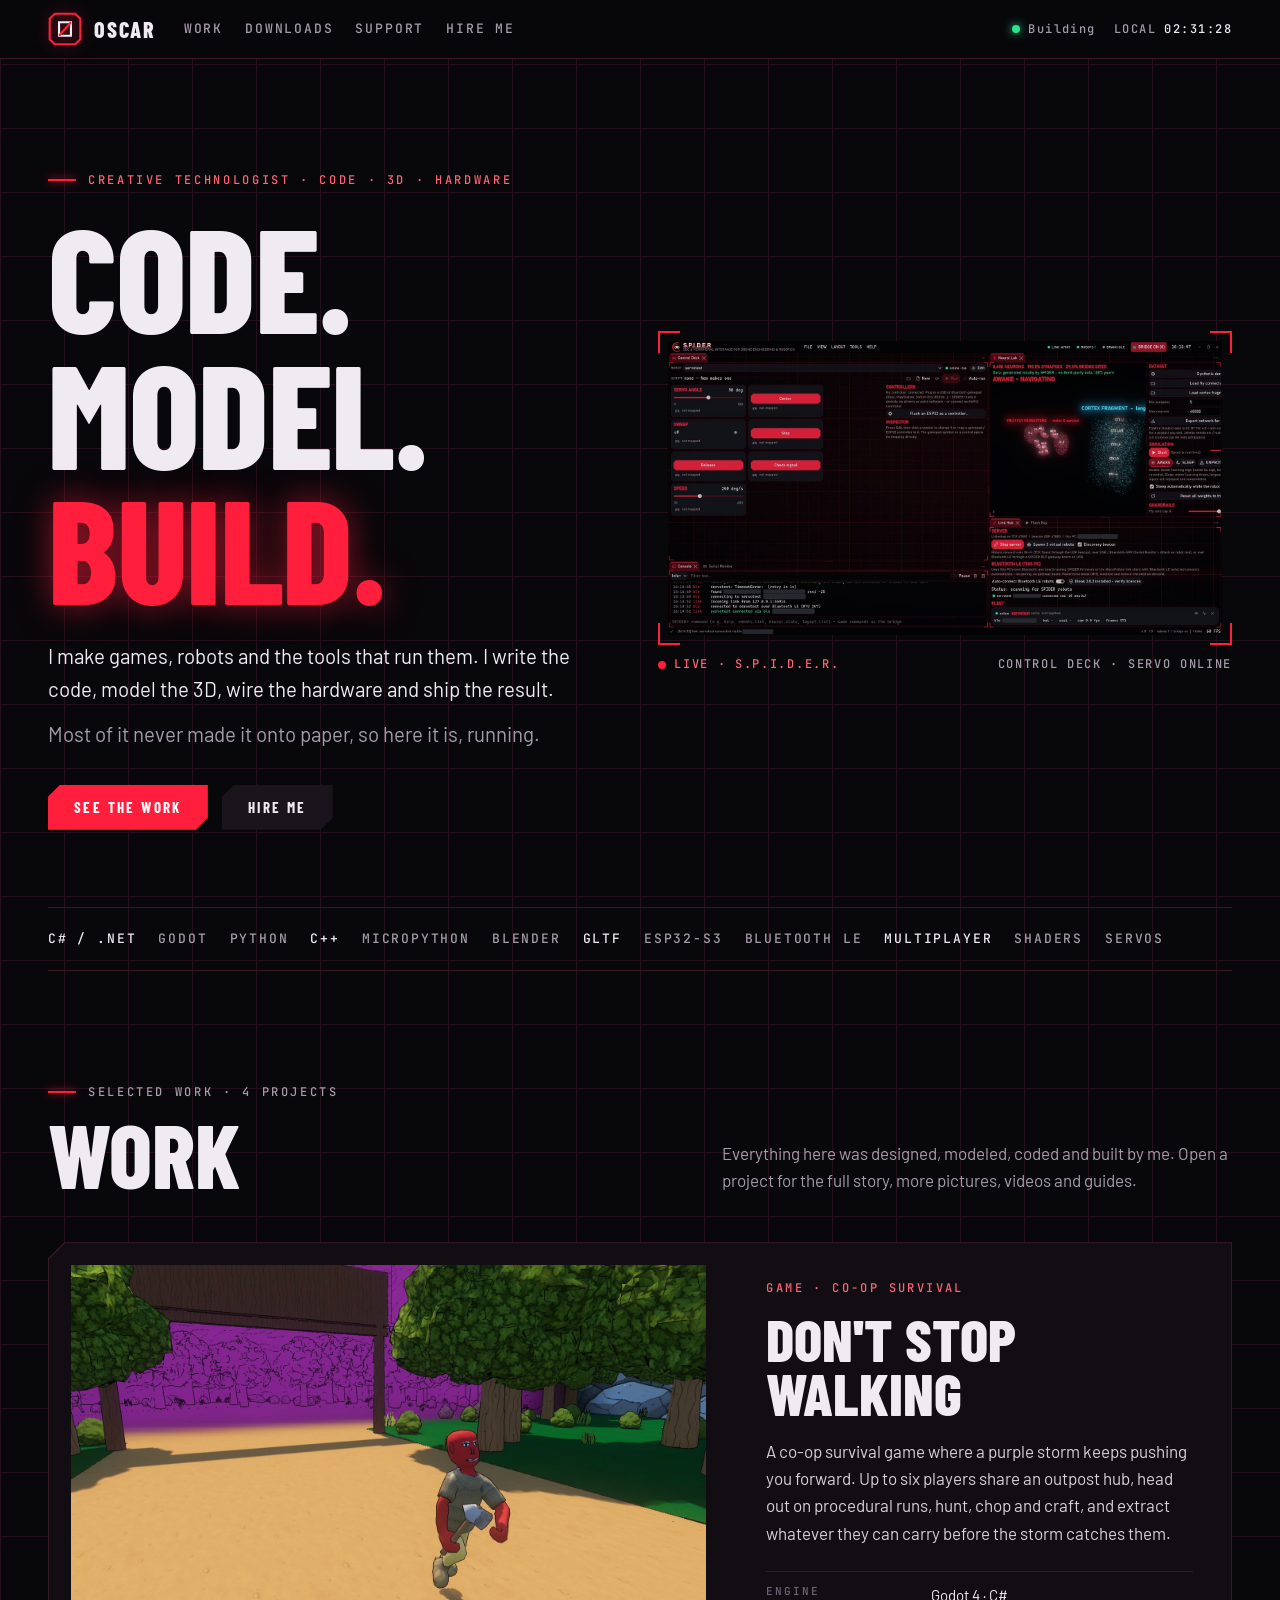
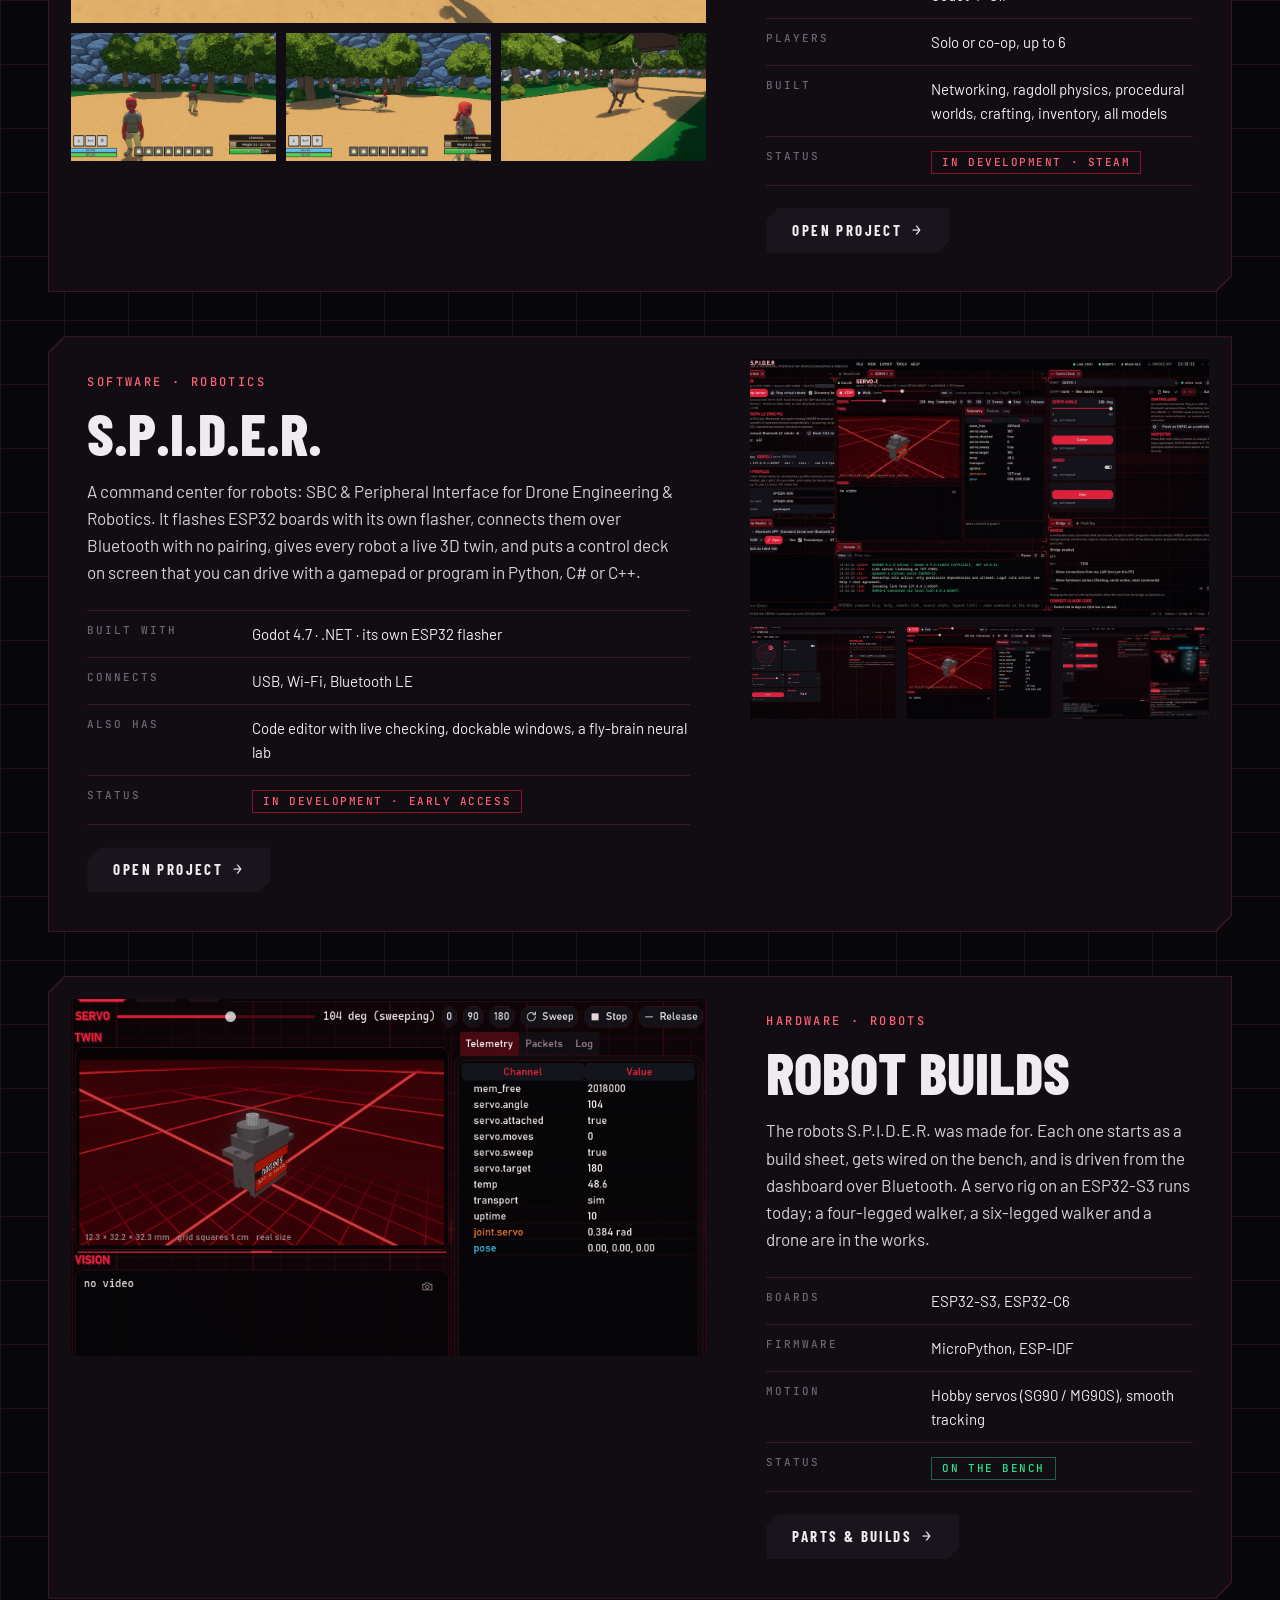
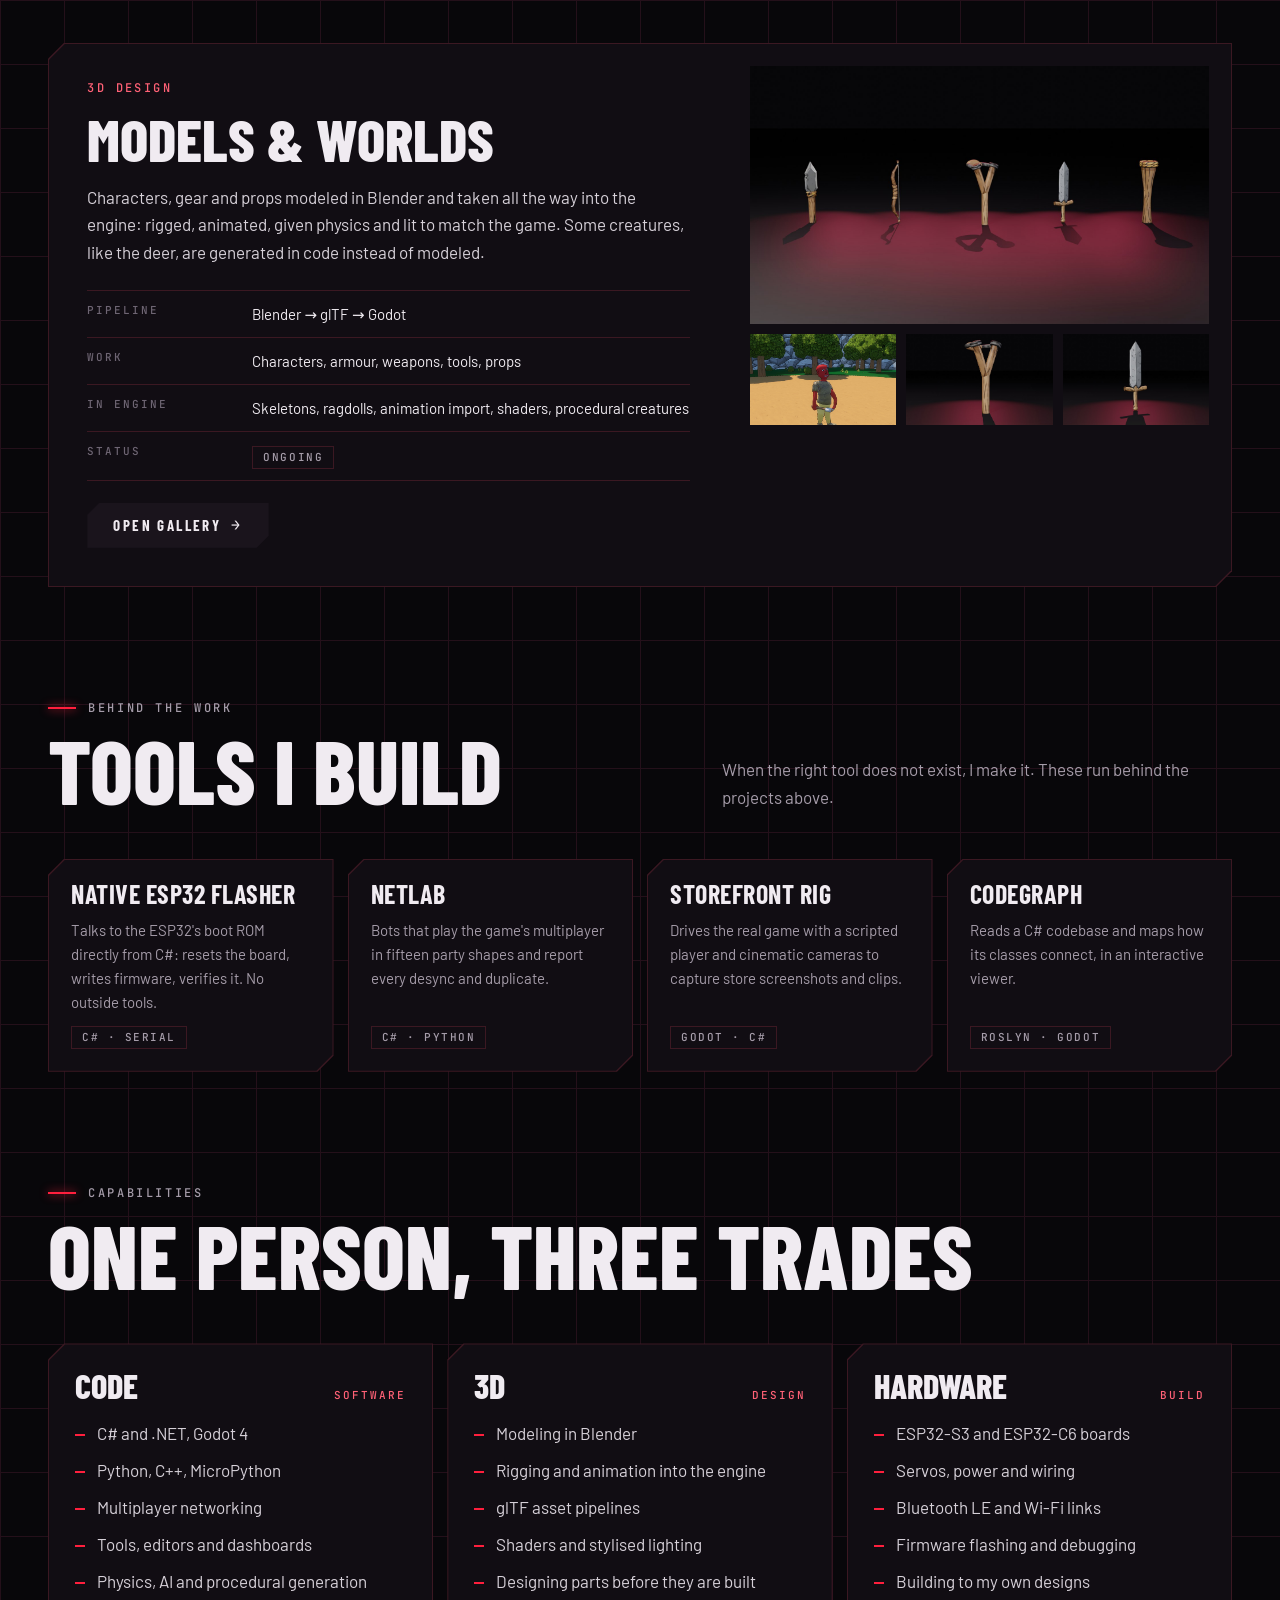
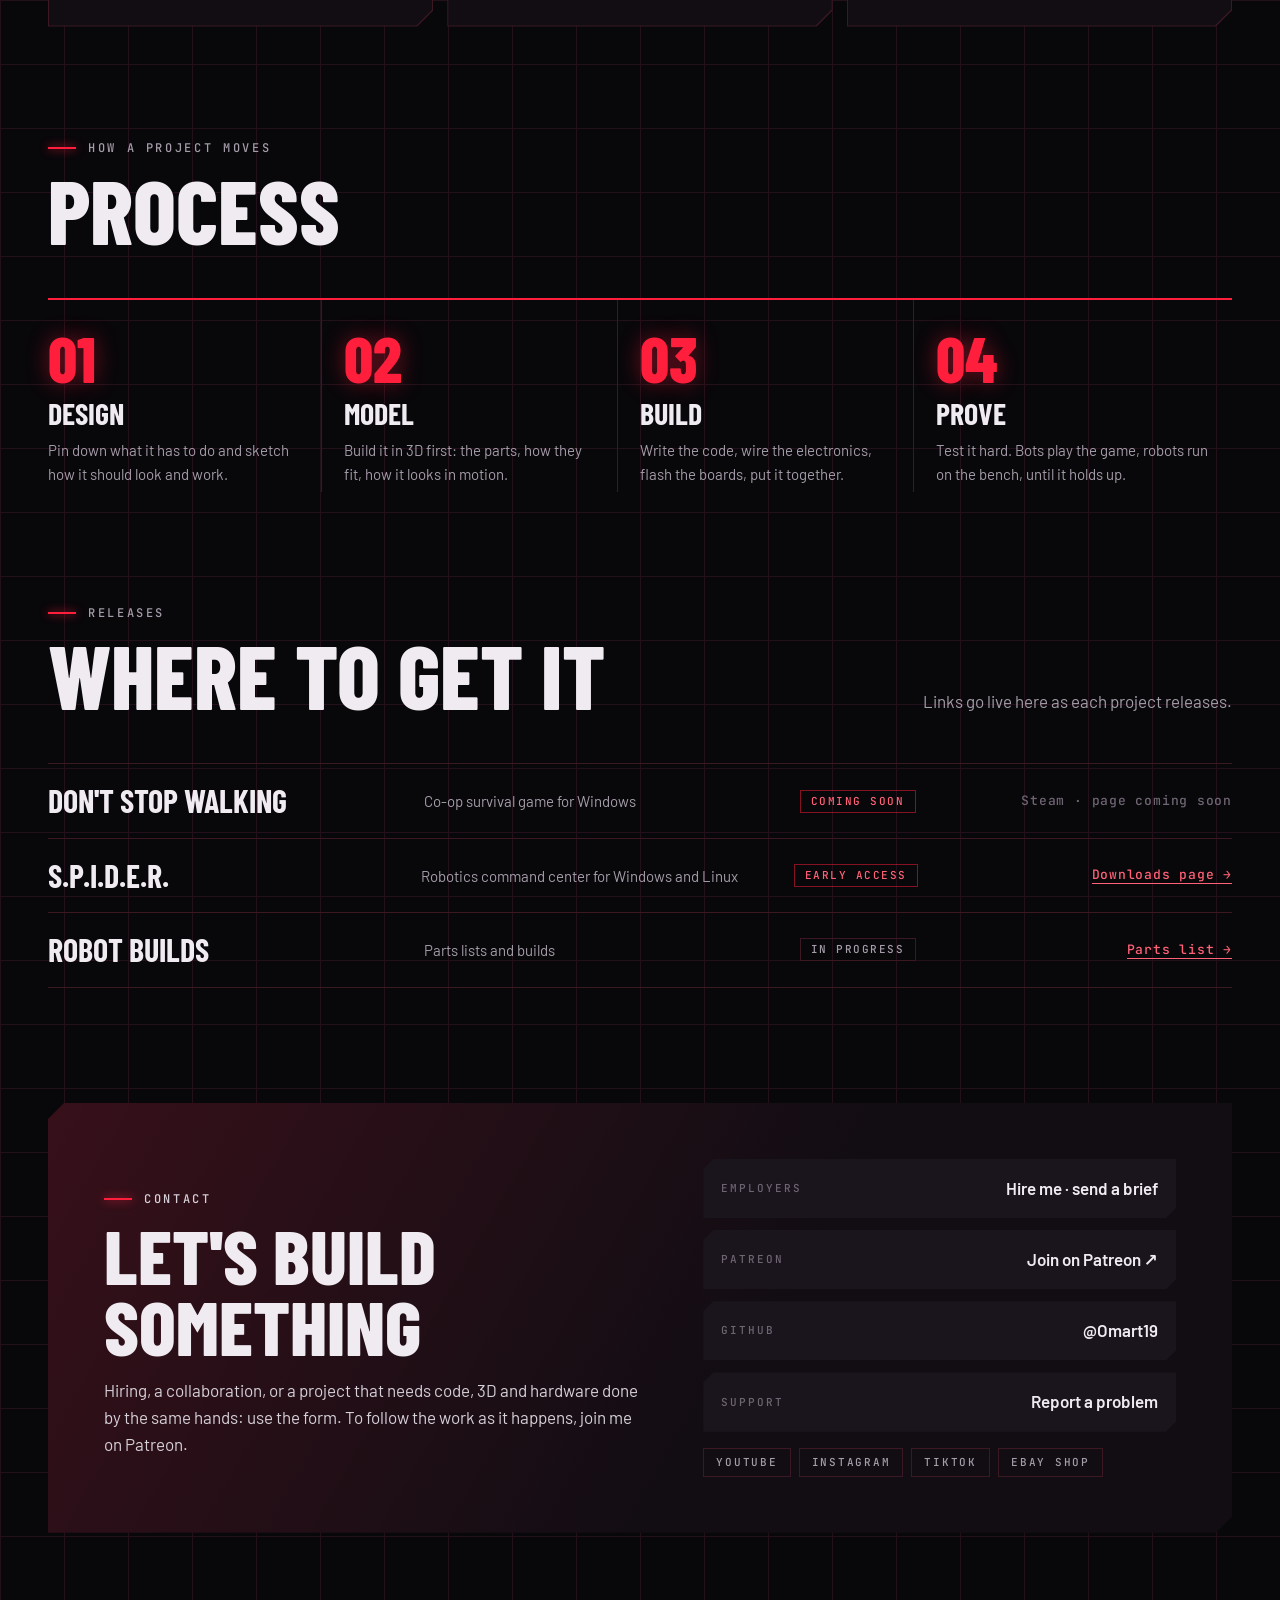
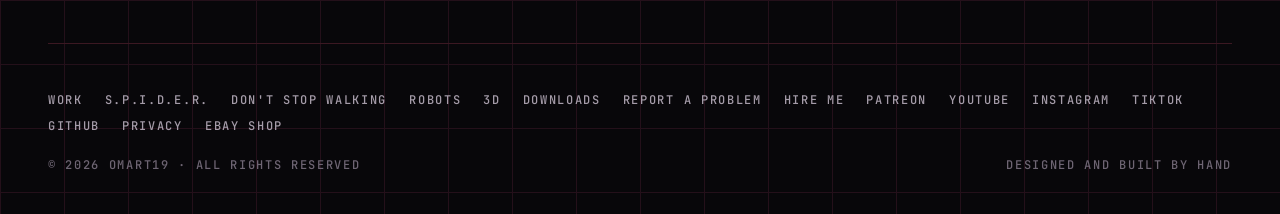
<file: index.html>
<!doctype html>
<html lang="en">
<head>
<!-- chrome:head -->
<meta charset="utf-8">
<meta name="viewport" content="width=device-width, initial-scale=1, viewport-fit=cover">
<link rel="icon" href="assets/favicon.svg" type="image/svg+xml">
<link rel="preconnect" href="https://fonts.googleapis.com">
<link rel="preconnect" href="https://fonts.gstatic.com" crossorigin>
<link rel="stylesheet" href="https://fonts.googleapis.com/css2?family=Barlow+Condensed:wght@500;600;700;800&family=Barlow:wght@400;500;600&family=JetBrains+Mono:wght@400;500&display=swap">
<link rel="stylesheet" href="assets/site.css">
<!-- /chrome:head -->
<title>OMART19</title>
<meta name="description" content="OMART19 - creative technologist. Games, robots and the tools that run them: code, 3D design and hardware, built by one person.">
</head>
<body data-page="home">

<!-- chrome:bar -->
<header class="bar">
  <div class="wrap">
    <a class="brand" href="index.html" aria-label="Oscar: home">
      <svg viewBox="0 0 40 40" aria-hidden="true"><path d="M8 2h24l6 6v24l-6 6H8l-6-6V8z" fill="none" stroke="#ff1f3d" stroke-width="2.5"/><path d="M13 12h14v16H13z" fill="none" stroke="#f0ebf1" stroke-width="2.5"/><path d="M27 12 13 28" stroke="#ff1f3d" stroke-width="2.5"/></svg>
      <b>OSCAR</b>
    </a>
    <nav class="nav" aria-label="Site">
      <a href="index.html#work" data-nav="work">Work</a>
      <a href="downloads.html" data-nav="downloads">Downloads</a>
      <a href="support.html" data-nav="support">Support</a>
      <a href="hire.html" data-nav="hire">Hire me</a>
    </nav>
    <div class="status" aria-label="Status">
      <span class="led">Building</span>
      <span class="clock-wrap">LOCAL <span data-clock>--:--:--</span></span>
    </div>
  </div>
</header>
<!-- /chrome:bar -->

<main class="wrap" id="top">

  <section class="hero">
    <div>
      <p class="eyebrow">Creative technologist · Code · 3D · Hardware</p>
      <h1>Code.<br>Model.<br><span>Build.</span></h1>
      <p class="lead">I make games, robots and the tools that run them. I write the code, model the 3D, wire the hardware and ship the result.</p>
      <p class="lead dim">Most of it never made it onto paper, so here it is, running.</p>
      <div class="cta">
        <a class="btn primary" href="#work">See the work</a>
        <a class="btn" href="hire.html">Hire me</a>
      </div>
    </div>
    <figure class="feed">
      <div class="corners">
        <button class="shot screen" type="button" data-full="assets/img/spider-deck.jpg" data-caption="S.P.I.D.E.R. - Control Deck driving a real servo robot over Bluetooth">
          <img src="assets/img/spider-deck.jpg" alt="S.P.I.D.E.R. dashboard: the Control Deck with servo controls, the neural lab and the Bluetooth link hub" width="1600" height="850">
        </button>
      </div>
      <figcaption><span class="rec">Live · S.P.I.D.E.R.</span><span>Control deck · servo online</span></figcaption>
    </figure>
  </section>

  <div class="stack" aria-label="Tools and technologies">
    <span>C# / .NET</span><span>Godot</span><span>Python</span><span>C++</span><span>MicroPython</span><span>Blender</span>
    <span>glTF</span><span>ESP32-S3</span><span>Bluetooth LE</span><span>Multiplayer</span><span>Shaders</span><span>Servos</span>
  </div>

  <!-- ===================================================== WORK -->
  <section class="sec" id="work">
    <div class="sec-head">
      <div>
        <p class="eyebrow">Selected work · 4 projects</p>
        <h2>Work</h2>
      </div>
      <p>Everything here was designed, modeled, coded and built by me. Open a project for the full story, more pictures, videos and guides.</p>
    </div>

    <div class="dossiers">

      <article class="dossier edge chamfer" id="dont-stop-walking">
        <div class="inner chamfer">
          <div class="media">
            <button class="shot" type="button" data-full="assets/img/dsw-storm.jpg" data-caption="Don't Stop Walking - running ahead of the purple storm">
              <img src="assets/img/dsw-storm.jpg" alt="A survivor with a stone axe sprints down a canyon road ahead of a purple storm wall" loading="lazy" width="1600" height="900">
            </button>
            <div class="thumbs">
              <button class="shot" type="button" data-full="assets/img/dsw-coop.jpg" data-caption="Co-op: two survivors on the road">
                <img src="assets/img/dsw-coop.jpg" alt="Two survivors together on the road, with the game's HUD" loading="lazy" width="1200" height="675">
              </button>
              <button class="shot" type="button" data-full="assets/img/dsw-grabber.jpg" data-caption="The Grabber drags a teammate away">
                <img src="assets/img/dsw-grabber.jpg" alt="A grabber monster drags one survivor while the other fights back" loading="lazy" width="1200" height="675">
              </button>
              <button class="shot" type="button" data-full="assets/img/dsw-deer.jpg" data-caption="Procedural wildlife">
                <img src="assets/img/dsw-deer.jpg" alt="A deer running across the road" loading="lazy" width="1200" height="675">
              </button>
            </div>
          </div>
          <div class="info">
            <p class="tag">Game · co-op survival</p>
            <h3><a href="projects/dont-stop-walking.html">Don't Stop Walking</a></h3>
            <p>A co-op survival game where a purple storm keeps pushing you forward. Up to six players share an outpost hub, head out on procedural runs, hunt, chop and craft, and extract whatever they can carry before the storm catches them.</p>
            <dl class="spec">
              <div><dt>Engine</dt><dd>Godot 4 · C#</dd></div>
              <div><dt>Players</dt><dd>Solo or co-op, up to 6</dd></div>
              <div><dt>Built</dt><dd>Networking, ragdoll physics, procedural worlds, crafting, inventory, all models</dd></div>
              <div><dt>Status</dt><dd><span class="chip hot">In development · Steam</span></dd></div>
            </dl>
            <a class="btn" href="projects/dont-stop-walking.html">Open project <span class="arrow">→</span></a>
          </div>
        </div>
      </article>

      <article class="dossier edge chamfer" id="spider">
        <div class="inner chamfer">
          <div class="media">
            <button class="shot" type="button" data-full="assets/img/spider-robot.jpg" data-caption="S.P.I.D.E.R. - a robot's screen with its live 3D twin and telemetry">
              <img src="assets/img/spider-robot.jpg" alt="S.P.I.D.E.R. robot screen: live 3D twin of a servo, telemetry table, console and bridge panels" loading="lazy" width="1200" height="638">
            </button>
            <div class="thumbs">
              <button class="shot" type="button" data-full="assets/img/spider-virtual.jpg" data-caption="Control Deck for a walking robot: joystick, toggles, sliders">
                <img src="assets/img/spider-virtual.jpg" alt="Control Deck with a joystick, walk toggle, speed slider, LED colour list and battery readout" loading="lazy" width="1100" height="717">
              </button>
              <button class="shot" type="button" data-full="assets/img/spider-twin.jpg" data-caption="The servo's 3D twin follows the real one">
                <img src="assets/img/spider-twin.jpg" alt="A robot panel showing a servo's 3D twin sweeping" loading="lazy" width="1093" height="682">
              </button>
              <button class="shot" type="button" data-full="assets/img/spider-deck.jpg" data-caption="The full command center">
                <img src="assets/img/spider-deck.jpg" alt="The full S.P.I.D.E.R. window" loading="lazy" width="1600" height="850">
              </button>
            </div>
          </div>
          <div class="info">
            <p class="tag">Software · robotics</p>
            <h3><a href="projects/spider.html">S.P.I.D.E.R.</a></h3>
            <p>A command center for robots: SBC &amp; Peripheral Interface for Drone Engineering &amp; Robotics. It flashes ESP32 boards with its own flasher, connects them over Bluetooth with no pairing, gives every robot a live 3D twin, and puts a control deck on screen that you can drive with a gamepad or program in Python, C# or C++.</p>
            <dl class="spec">
              <div><dt>Built with</dt><dd>Godot 4.7 · .NET · its own ESP32 flasher</dd></div>
              <div><dt>Connects</dt><dd>USB, Wi-Fi, Bluetooth LE</dd></div>
              <div><dt>Also has</dt><dd>Code editor with live checking, dockable windows, a fly-brain neural lab</dd></div>
              <div><dt>Status</dt><dd><span class="chip hot">In development · early access</span></dd></div>
            </dl>
            <a class="btn" href="projects/spider.html">Open project <span class="arrow">→</span></a>
          </div>
        </div>
      </article>

      <article class="dossier edge chamfer" id="robots">
        <div class="inner chamfer">
          <div class="media">
            <button class="shot" type="button" data-full="assets/tutorials/esp32-s3-servo-ble/13-robot-panel-sweep.png" data-caption="Build 01 on its robot screen: the servo sweeping, with its live 3D twin">
              <img src="assets/tutorials/esp32-s3-servo-ble/13-robot-panel-sweep.png" alt="The servo robot's screen in S.P.I.D.E.R.: the servo sweeping with its live 3D twin" loading="lazy">
            </button>
          </div>
          <div class="info">
            <p class="tag">Hardware · robots</p>
            <h3><a href="projects/robots.html">Robot builds</a></h3>
            <p>The robots S.P.I.D.E.R. was made for. Each one starts as a build sheet, gets wired on the bench, and is driven from the dashboard over Bluetooth. A servo rig on an ESP32-S3 runs today; a four-legged walker, a six-legged walker and a drone are in the works.</p>
            <dl class="spec">
              <div><dt>Boards</dt><dd>ESP32-S3, ESP32-C6</dd></div>
              <div><dt>Firmware</dt><dd>MicroPython, ESP-IDF</dd></div>
              <div><dt>Motion</dt><dd>Hobby servos (SG90 / MG90S), smooth tracking</dd></div>
              <div><dt>Status</dt><dd><span class="chip live">On the bench</span></dd></div>
            </dl>
            <a class="btn" href="projects/robots.html">Parts &amp; builds <span class="arrow">→</span></a>
          </div>
        </div>
      </article>

      <article class="dossier edge chamfer" id="3d">
        <div class="inner chamfer">
          <div class="media">
            <button class="shot" type="button" data-full="assets/img/3d-items.jpg" data-caption="Game props: knife, bow, slingshot, stone sword, torch">
              <img src="assets/img/3d-items.jpg" alt="A row of hand-made game props on a dark stage with a red glow: knife, bow, slingshot, stone sword and torch" loading="lazy" width="1600" height="900">
            </button>
            <div class="thumbs">
              <button class="shot" type="button" data-full="assets/img/dsw-character.jpg" data-caption="Survivor character in grass armour with a stone axe">
                <img src="assets/img/dsw-character.jpg" alt="Close-up of a survivor character in grass armour holding a stone axe" loading="lazy" width="1200" height="675">
              </button>
              <button class="shot" type="button" data-full="assets/img/3d-slingshot.jpg" data-caption="Slingshot">
                <img src="assets/img/3d-slingshot.jpg" alt="A wooden slingshot model" loading="lazy" width="1000" height="562">
              </button>
              <button class="shot" type="button" data-full="assets/img/3d-sword.jpg" data-caption="Stone sword">
                <img src="assets/img/3d-sword.jpg" alt="A stone sword with a wooden hilt" loading="lazy" width="1000" height="562">
              </button>
            </div>
          </div>
          <div class="info">
            <p class="tag">3D design</p>
            <h3><a href="projects/3d.html">Models &amp; worlds</a></h3>
            <p>Characters, gear and props modeled in Blender and taken all the way into the engine: rigged, animated, given physics and lit to match the game. Some creatures, like the deer, are generated in code instead of modeled.</p>
            <dl class="spec">
              <div><dt>Pipeline</dt><dd>Blender → glTF → Godot</dd></div>
              <div><dt>Work</dt><dd>Characters, armour, weapons, tools, props</dd></div>
              <div><dt>In engine</dt><dd>Skeletons, ragdolls, animation import, shaders, procedural creatures</dd></div>
              <div><dt>Status</dt><dd><span class="chip">Ongoing</span></dd></div>
            </dl>
            <a class="btn" href="projects/3d.html">Open gallery <span class="arrow">→</span></a>
          </div>
        </div>
      </article>

    </div>
  </section>

  <!-- ===================================================== TOOLS -->
  <section class="sec" id="tools">
    <div class="sec-head">
      <div>
        <p class="eyebrow">Behind the work</p>
        <h2>Tools I build</h2>
      </div>
      <p>When the right tool does not exist, I make it. These run behind the projects above.</p>
    </div>
    <div class="tools">
      <article class="tool edge chamfer"><div class="inner chamfer">
        <h3>Native ESP32 flasher</h3>
        <p>Talks to the ESP32's boot ROM directly from C#: resets the board, writes firmware, verifies it. No outside tools.</p>
        <span class="chip">C# · serial</span>
      </div></article>
      <article class="tool edge chamfer"><div class="inner chamfer">
        <h3>Netlab</h3>
        <p>Bots that play the game's multiplayer in fifteen party shapes and report every desync and duplicate.</p>
        <span class="chip">C# · Python</span>
      </div></article>
      <article class="tool edge chamfer"><div class="inner chamfer">
        <h3>Storefront rig</h3>
        <p>Drives the real game with a scripted player and cinematic cameras to capture store screenshots and clips.</p>
        <span class="chip">Godot · C#</span>
      </div></article>
      <article class="tool edge chamfer"><div class="inner chamfer">
        <h3>CodeGraph</h3>
        <p>Reads a C# codebase and maps how its classes connect, in an interactive viewer.</p>
        <span class="chip">Roslyn · Godot</span>
      </div></article>
    </div>
  </section>

  <!-- ===================================================== SKILLS -->
  <section class="sec" id="skills">
    <div class="sec-head">
      <div>
        <p class="eyebrow">Capabilities</p>
        <h2>One person, three trades</h2>
      </div>
    </div>
    <div class="skills">
      <article class="skill edge chamfer"><div class="inner chamfer">
        <h3>Code <small>SOFTWARE</small></h3>
        <ul class="ticks">
          <li>C# and .NET, Godot 4</li>
          <li>Python, C++, MicroPython</li>
          <li>Multiplayer networking</li>
          <li>Tools, editors and dashboards</li>
          <li>Physics, AI and procedural generation</li>
        </ul>
      </div></article>
      <article class="skill edge chamfer"><div class="inner chamfer">
        <h3>3D <small>DESIGN</small></h3>
        <ul class="ticks">
          <li>Modeling in Blender</li>
          <li>Rigging and animation into the engine</li>
          <li>glTF asset pipelines</li>
          <li>Shaders and stylised lighting</li>
          <li>Designing parts before they are built</li>
        </ul>
      </div></article>
      <article class="skill edge chamfer"><div class="inner chamfer">
        <h3>Hardware <small>BUILD</small></h3>
        <ul class="ticks">
          <li>ESP32-S3 and ESP32-C6 boards</li>
          <li>Servos, power and wiring</li>
          <li>Bluetooth LE and Wi-Fi links</li>
          <li>Firmware flashing and debugging</li>
          <li>Building to my own designs</li>
        </ul>
      </div></article>
    </div>
  </section>

  <!-- ===================================================== PROCESS -->
  <section class="sec" id="process">
    <div class="sec-head">
      <div>
        <p class="eyebrow">How a project moves</p>
        <h2>Process</h2>
      </div>
    </div>
    <div class="steps">
      <div class="step"><b>01</b><h3>Design</h3><p>Pin down what it has to do and sketch how it should look and work.</p></div>
      <div class="step"><b>02</b><h3>Model</h3><p>Build it in 3D first: the parts, how they fit, how it looks in motion.</p></div>
      <div class="step"><b>03</b><h3>Build</h3><p>Write the code, wire the electronics, flash the boards, put it together.</p></div>
      <div class="step"><b>04</b><h3>Prove</h3><p>Test it hard. Bots play the game, robots run on the bench, until it holds up.</p></div>
    </div>
  </section>

  <!-- ===================================================== WHERE TO GET IT -->
  <section class="sec" id="get">
    <div class="sec-head">
      <div>
        <p class="eyebrow">Releases</p>
        <h2>Where to get it</h2>
      </div>
      <p>Links go live here as each project releases.</p>
    </div>
    <div class="get">
      <div class="get-row">
        <h3><a href="projects/dont-stop-walking.html">Don't Stop Walking</a></h3>
        <p class="what">Co-op survival game for Windows</p>
        <span class="chip hot">Coming soon</span>
        <p class="how"><a class="pending" data-link="steam" data-off="Steam · page coming soon" data-on="Wishlist on Steam ↗">Steam · page coming soon</a></p>
      </div>
      <div class="get-row">
        <h3><a href="projects/spider.html">S.P.I.D.E.R.</a></h3>
        <p class="what">Robotics command center for Windows and Linux</p>
        <span class="chip hot">Early access</span>
        <p class="how"><a href="downloads.html">Downloads page →</a></p>
      </div>
      <div class="get-row">
        <h3><a href="projects/robots.html">Robot builds</a></h3>
        <p class="what">Parts lists and builds</p>
        <span class="chip">In progress</span>
        <p class="how"><a href="projects/robots.html#parts">Parts list →</a></p>
      </div>
    </div>
  </section>

  <!-- ===================================================== CONTACT -->
  <section class="sec" id="contact">
    <div class="contact edge chamfer">
      <div>
        <p class="eyebrow">Contact</p>
        <h2>Let's build something</h2>
        <p>Hiring, a collaboration, or a project that needs code, 3D and hardware done by the same hands: use the form. To follow the work as it happens, join me on Patreon.</p>
      </div>
      <div class="links">
        <a class="link" href="hire.html"><span>Employers</span><b>Hire me · send a brief</b></a>
        <a class="link pending" data-link="patreon" data-off="coming soon" data-on="Join on Patreon ↗"><span>Patreon</span><b data-label>coming soon</b></a>
        <a class="link" data-link="github" href="https://github.com/Omart19"><span>GitHub</span><b>@Omart19</b></a>
        <a class="link" href="support.html"><span>Support</span><b>Report a problem</b></a>
        <nav class="socials" aria-label="Social">
          <a class="pending" data-link="youtube">YouTube</a>
          <a class="pending" data-link="instagram">Instagram</a>
          <a class="pending" data-link="tiktok">TikTok</a>
          <a class="pending" data-link="ebay">eBay shop</a>
        </nav>
      </div>
    </div>
  </section>

</main>

<!-- chrome:foot -->
<footer class="foot wrap">
  <nav aria-label="Footer">
    <a href="index.html#work">Work</a>
    <a href="projects/spider.html">S.P.I.D.E.R.</a>
    <a href="projects/dont-stop-walking.html">Don't Stop Walking</a>
    <a href="projects/robots.html">Robots</a>
    <a href="projects/3d.html">3D</a>
    <a href="downloads.html">Downloads</a>
    <a href="support.html">Report a problem</a>
    <a href="hire.html">Hire me</a>
    <a class="pending" data-link="patreon">Patreon</a>
    <a class="pending" data-link="youtube">YouTube</a>
    <a class="pending" data-link="instagram">Instagram</a>
    <a class="pending" data-link="tiktok">TikTok</a>
    <a data-link="github" href="https://github.com/Omart19">GitHub</a>
    <a href="privacy.html">Privacy</a>
    <a class="pending" data-link="ebay">eBay shop</a>
  </nav>
  <div class="legal">
    <span>© <span data-year>2026</span> OMART19 · all rights reserved</span>
    <span>Designed and built by hand</span>
  </div>
</footer>

<dialog id="viewer" aria-label="Screenshot">
  <img id="viewer-img" alt="">
  <p id="viewer-cap"></p>
</dialog>
<script src="assets/config.js"></script>
<script src="assets/site.js"></script>
<!-- /chrome:foot -->
</body>
</html>
</file>
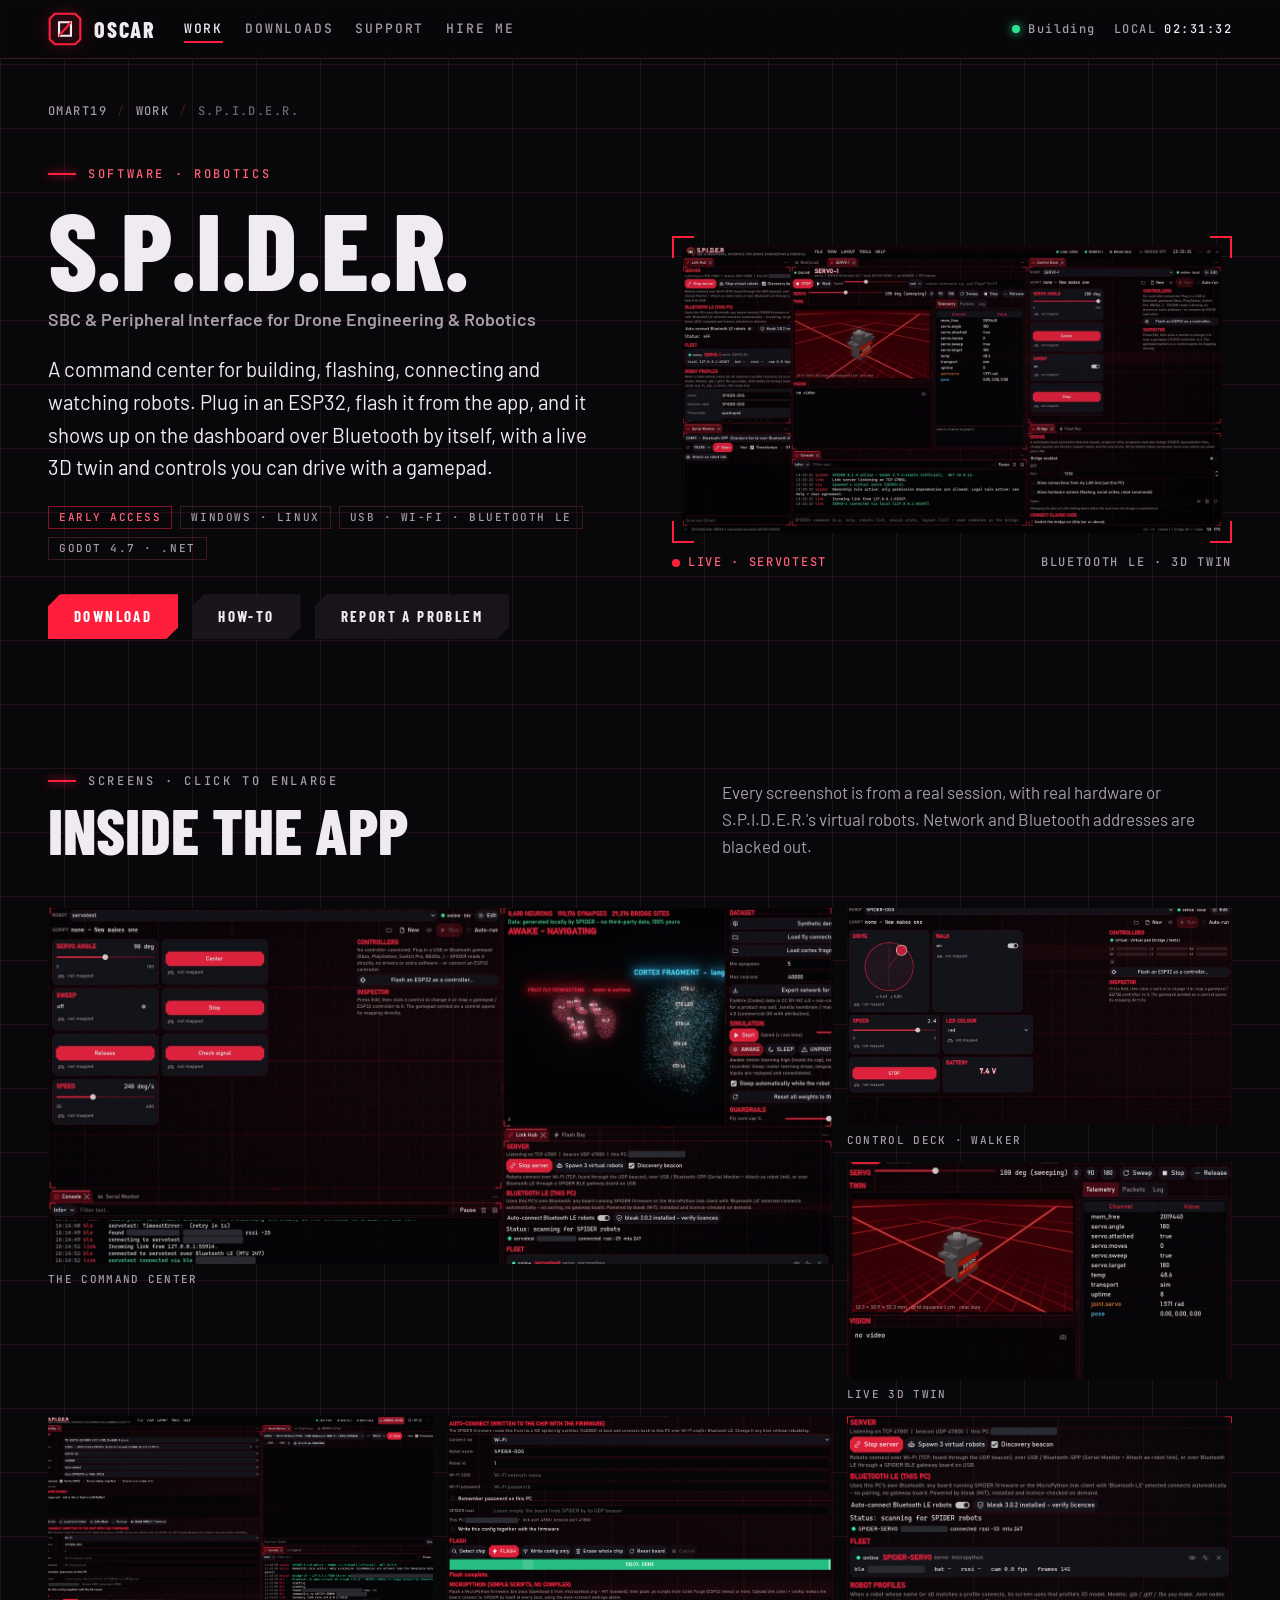
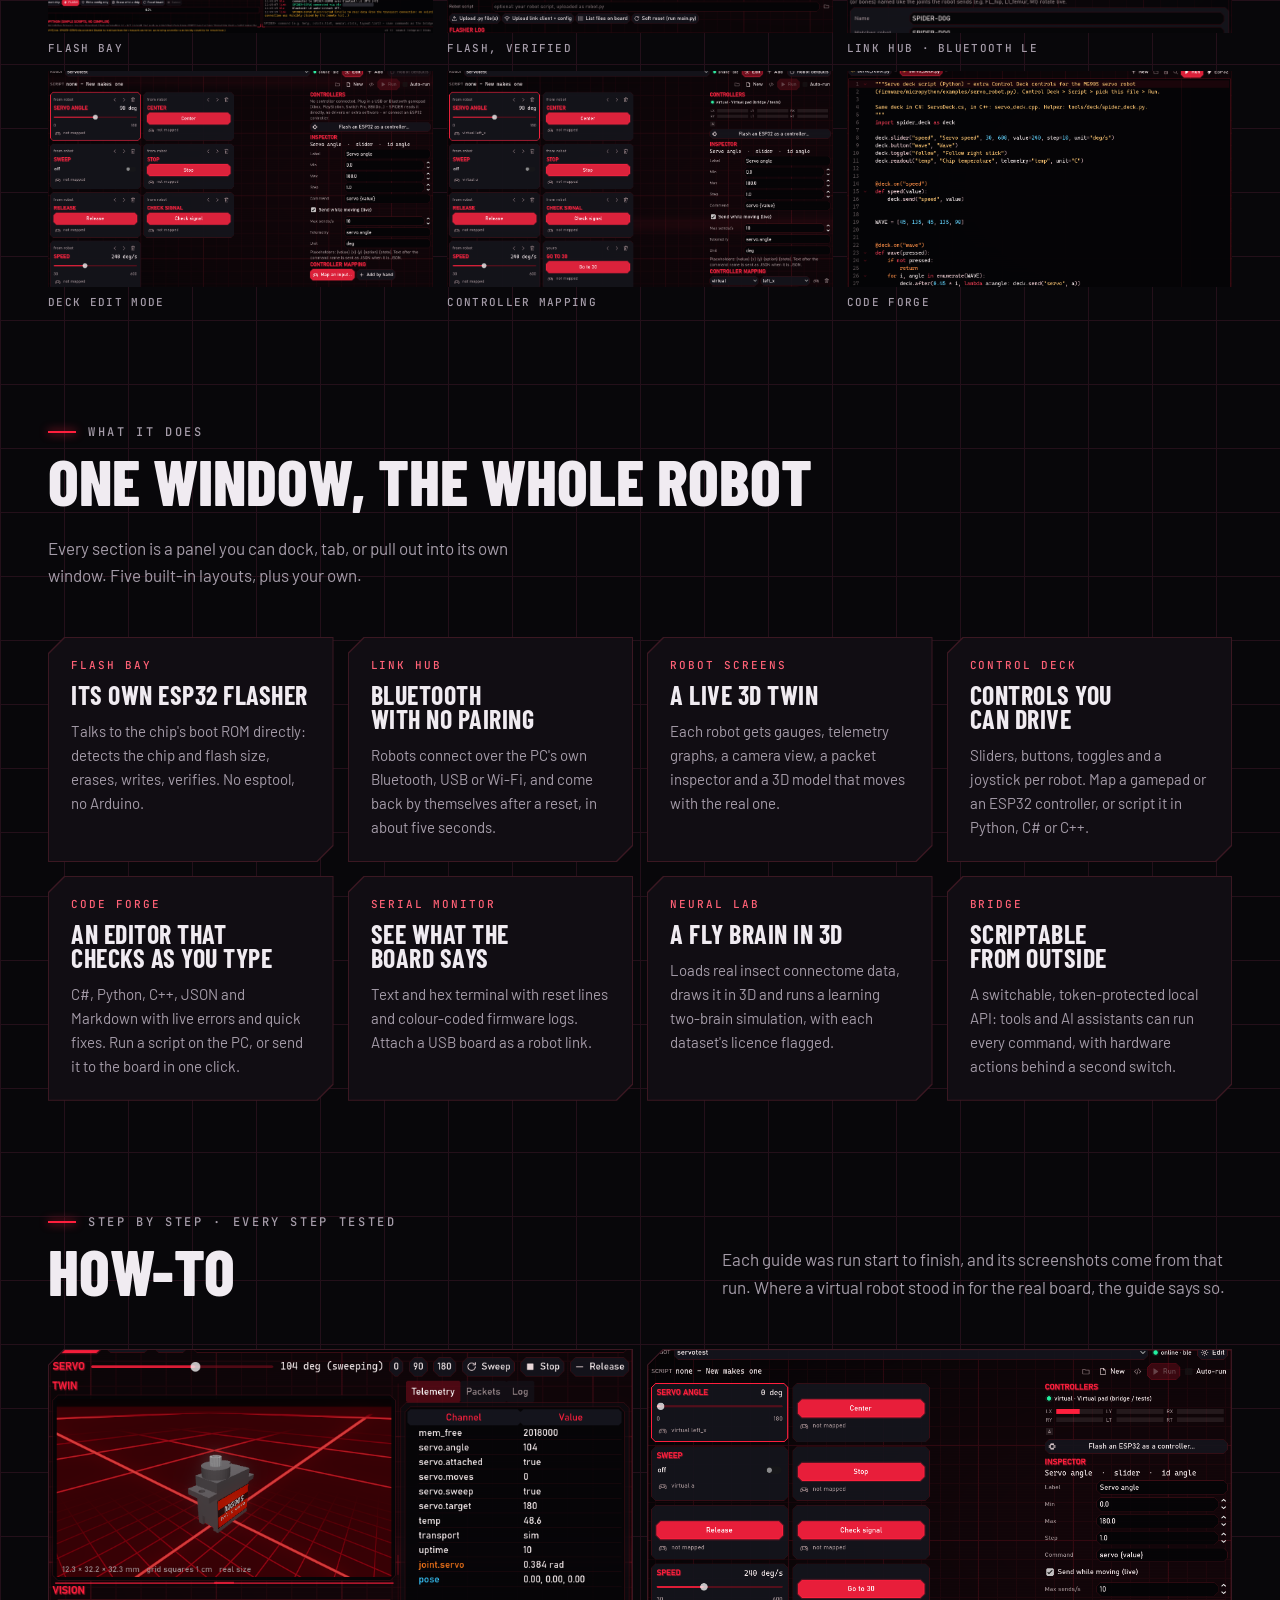
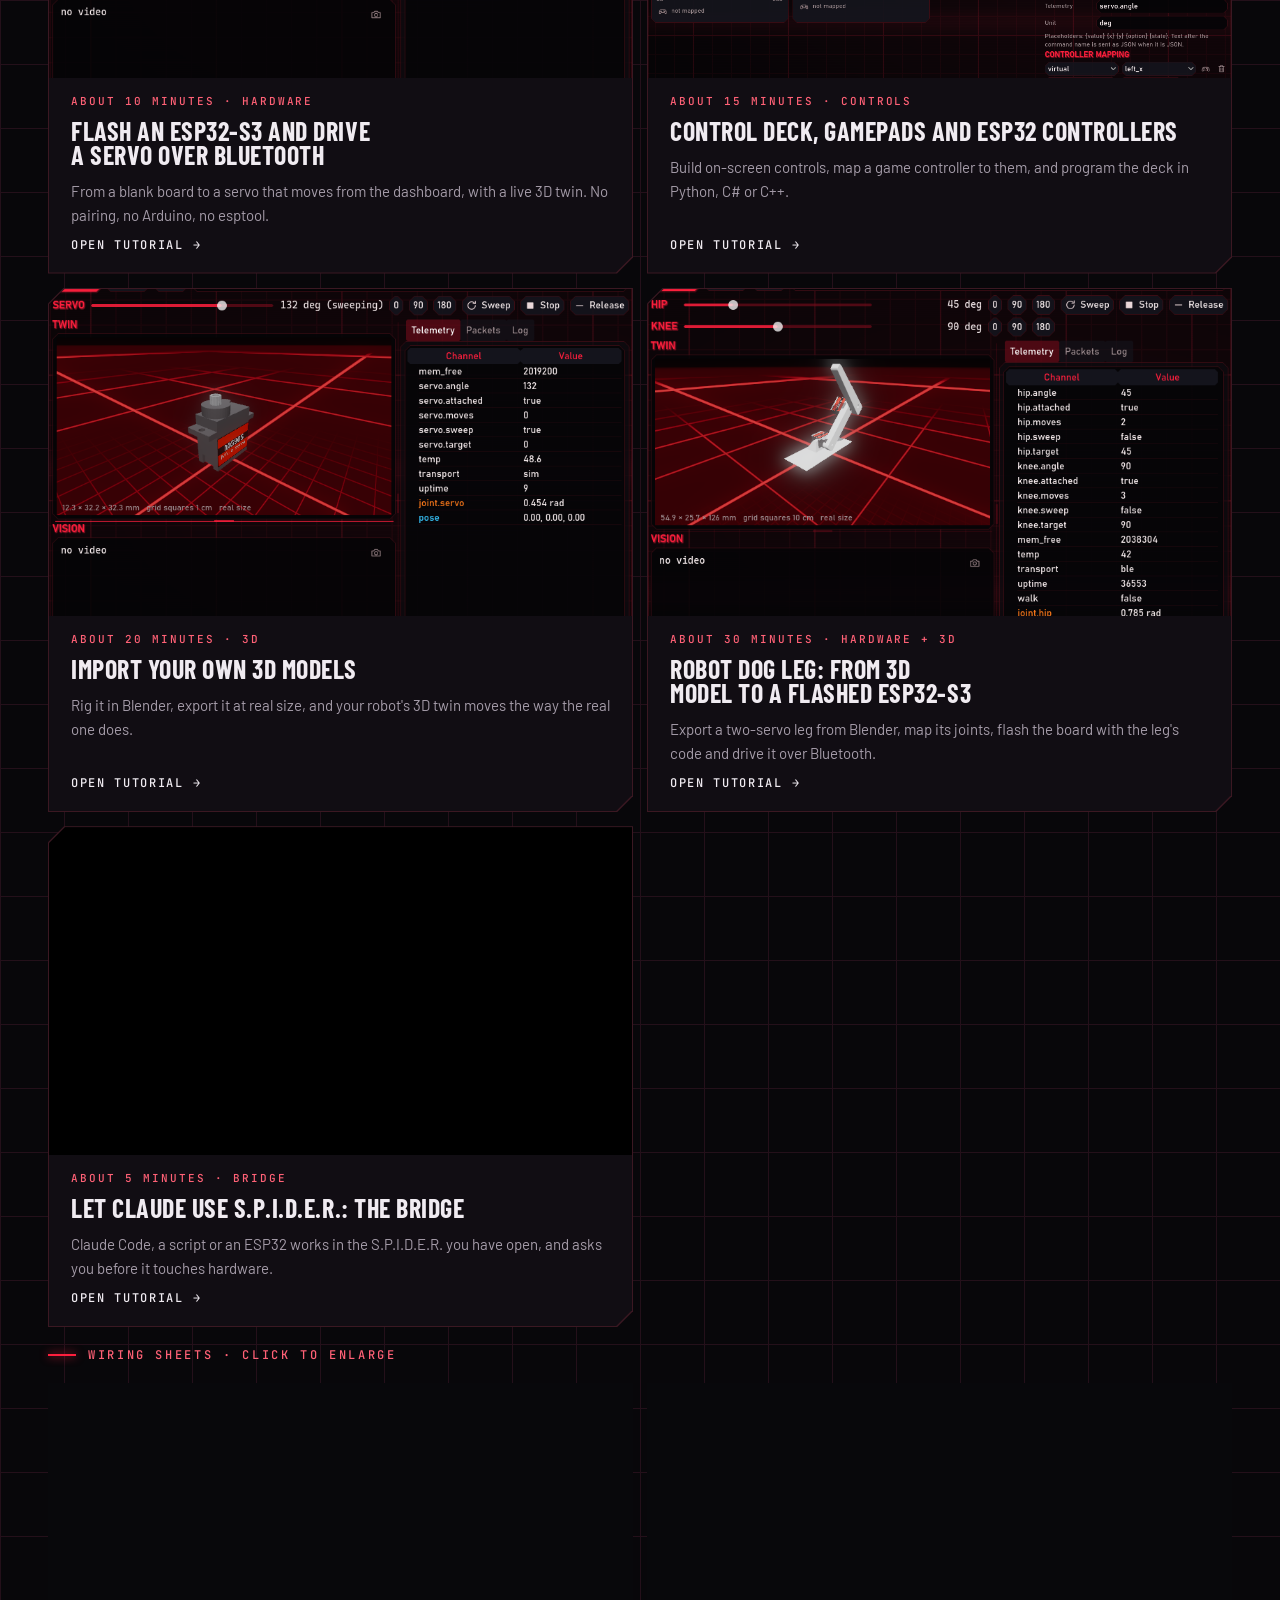
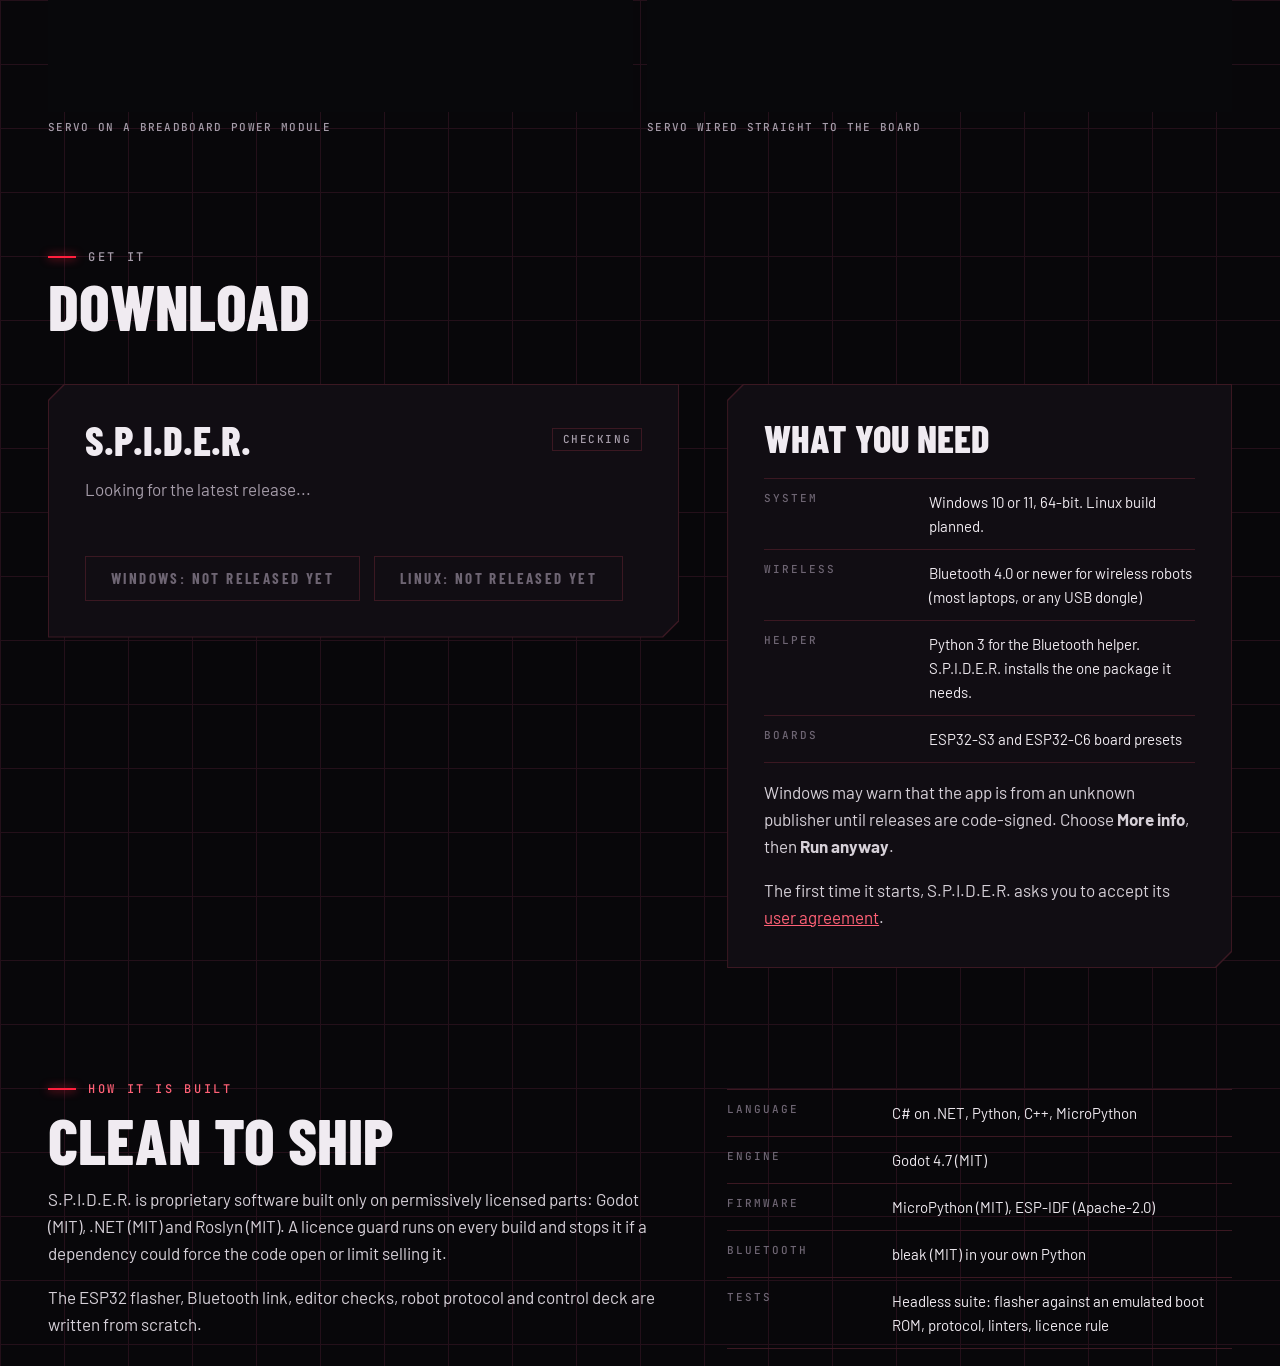
<file: tutorials/index.html>
<!doctype html>
<html lang="en">
<head>
<meta charset="utf-8">
<meta name="robots" content="noindex">
<meta http-equiv="refresh" content="0; url=../projects/spider.html#how-to">
<title>How-to guides · OMART19</title>
<link rel="canonical" href="../projects/spider.html#how-to">
</head>
<body style="background:#08070a;color:#f0ebf1;font-family:system-ui,sans-serif;padding:24px">
<p>The how-to guides moved to the <a href="../projects/spider.html#how-to" style="color:#ff6176">S.P.I.D.E.R. page</a>.</p>
</body>
</html>
</file>
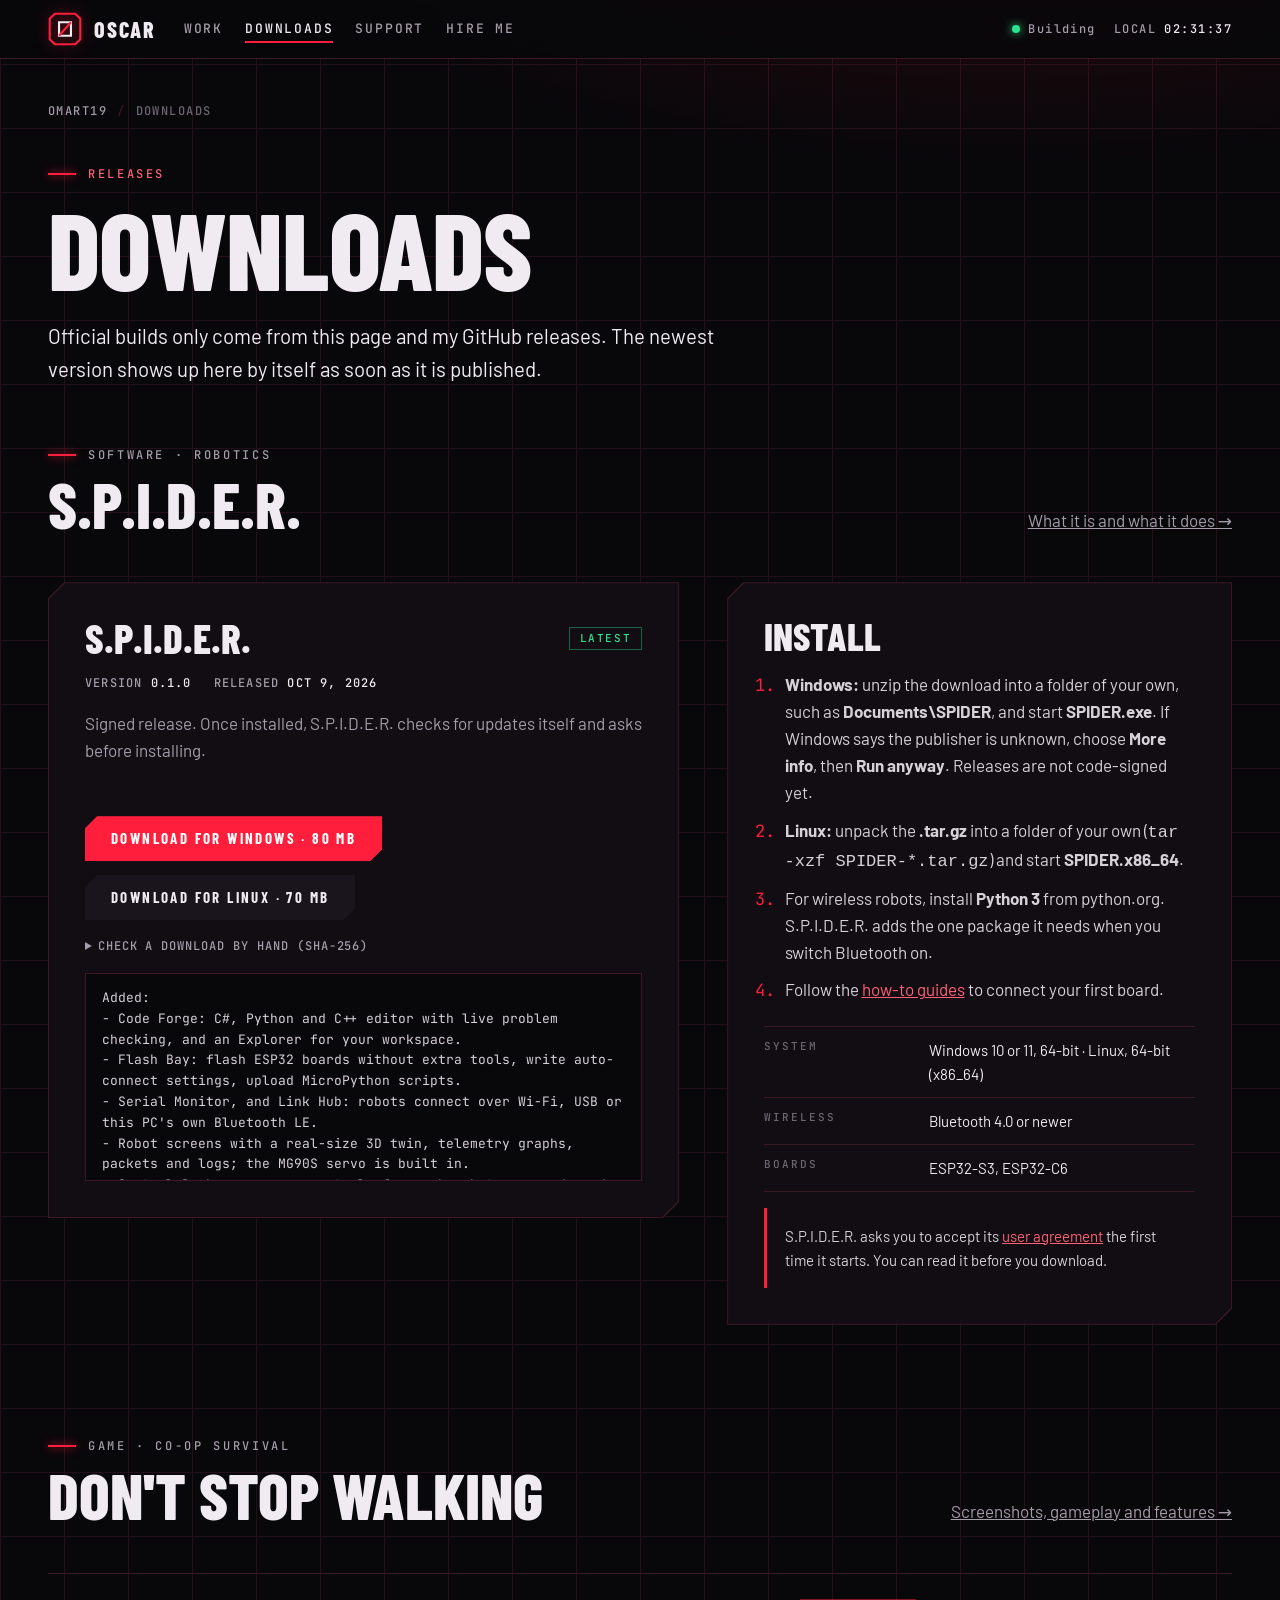
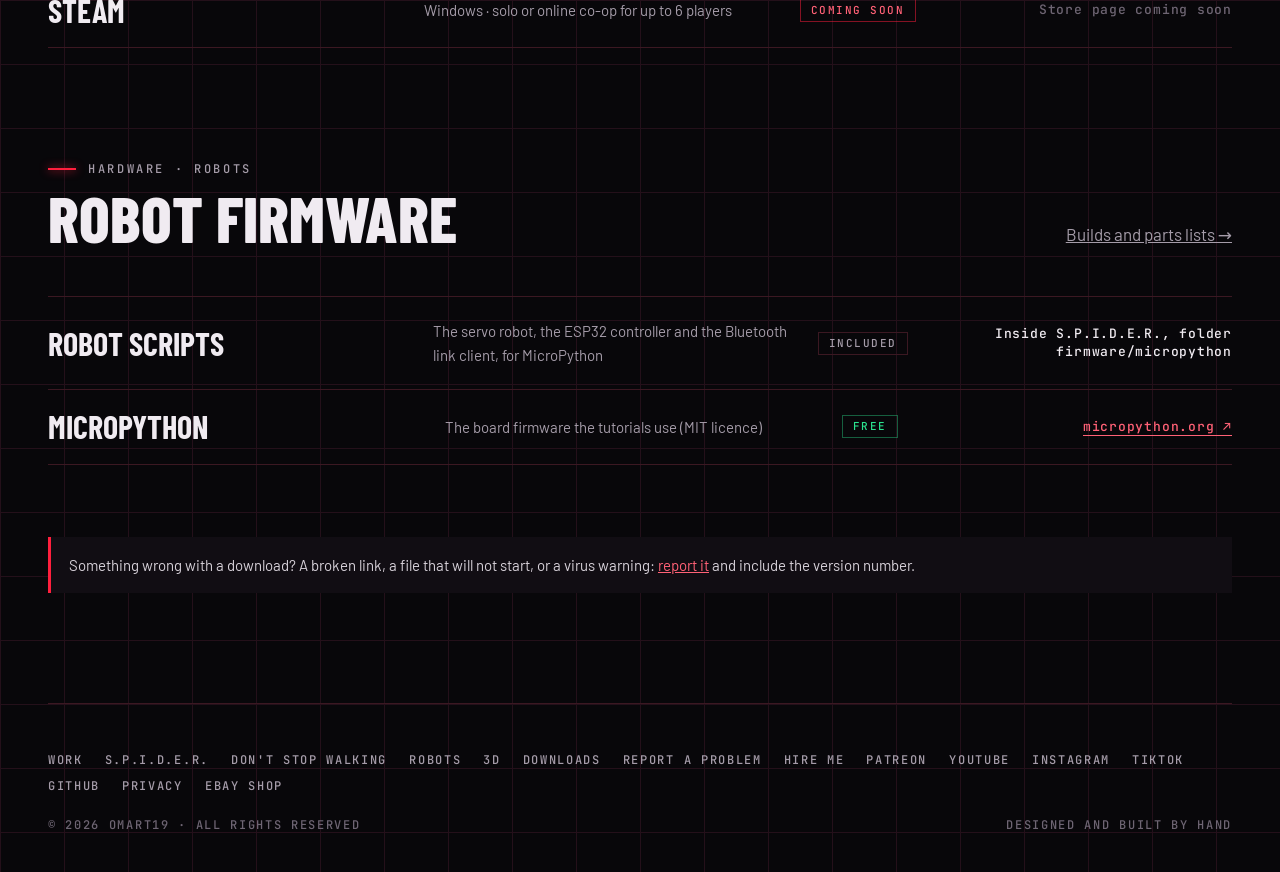
<file: downloads.html>
<!doctype html>
<html lang="en">
<head>
<!-- chrome:head -->
<meta charset="utf-8">
<meta name="viewport" content="width=device-width, initial-scale=1, viewport-fit=cover">
<link rel="icon" href="assets/favicon.svg" type="image/svg+xml">
<link rel="preconnect" href="https://fonts.googleapis.com">
<link rel="preconnect" href="https://fonts.gstatic.com" crossorigin>
<link rel="stylesheet" href="https://fonts.googleapis.com/css2?family=Barlow+Condensed:wght@500;600;700;800&family=Barlow:wght@400;500;600&family=JetBrains+Mono:wght@400;500&display=swap">
<link rel="stylesheet" href="assets/site.css">
<!-- /chrome:head -->
<title>Downloads · OMART19</title>
<meta name="description" content="Download S.P.I.D.E.R., find Don't Stop Walking on Steam, and get the firmware for the robot builds.">
</head>
<body data-page="downloads">

<!-- chrome:bar -->
<header class="bar">
  <div class="wrap">
    <a class="brand" href="index.html" aria-label="Oscar: home">
      <svg viewBox="0 0 40 40" aria-hidden="true"><path d="M8 2h24l6 6v24l-6 6H8l-6-6V8z" fill="none" stroke="#ff1f3d" stroke-width="2.5"/><path d="M13 12h14v16H13z" fill="none" stroke="#f0ebf1" stroke-width="2.5"/><path d="M27 12 13 28" stroke="#ff1f3d" stroke-width="2.5"/></svg>
      <b>OSCAR</b>
    </a>
    <nav class="nav" aria-label="Site">
      <a href="index.html#work" data-nav="work">Work</a>
      <a href="downloads.html" data-nav="downloads" aria-current="page">Downloads</a>
      <a href="support.html" data-nav="support">Support</a>
      <a href="hire.html" data-nav="hire">Hire me</a>
    </nav>
    <div class="status" aria-label="Status">
      <span class="led">Building</span>
      <span class="clock-wrap">LOCAL <span data-clock>--:--:--</span></span>
    </div>
  </div>
</header>
<!-- /chrome:bar -->

<main class="wrap">
  <nav class="crumbs" aria-label="Breadcrumb"><a href="index.html">OMART19</a><span aria-hidden="true">/</span><span>Downloads</span></nav>

  <header class="page-hero solo">
    <div>
      <p class="eyebrow">Releases</p>
      <h1>Downloads</h1>
      <p class="lead">Official builds only come from this page and my GitHub releases. The newest version shows up here by itself as soon as it is published.</p>
    </div>
  </header>

  <!-- ===================================================== SPIDER -->
  <section id="spider">
    <div class="sec-head small">
      <div>
        <p class="eyebrow">Software · robotics</p>
        <h2>S.P.I.D.E.R.</h2>
      </div>
      <p><a href="projects/spider.html">What it is and what it does →</a></p>
    </div>
    <div class="split">
      <div class="dl edge chamfer" data-download="spider" data-none="There is no public download yet. S.P.I.D.E.R. is in early access: the first build will appear here as soon as it is released.">
        <div class="inner chamfer">
          <div class="dl-top"><h3>S.P.I.D.E.R.</h3><span class="chip" data-dl-chip>Checking</span></div>
          <div class="dl-meta" data-dl-meta hidden><span>Version <b data-dl-version></b></span><span>Released <b data-dl-date></b></span></div>
          <p class="dl-msg" data-dl-msg>Looking for the latest release...</p>
          <div class="cta">
            <a class="btn primary pending" data-dl-file="windows-x86_64" data-off="Windows: not released yet"><span data-label>Windows: not released yet</span></a>
            <a class="btn pending" data-dl-file="linux-x86_64" data-off="Linux: not released yet"><span data-label>Linux: not released yet</span></a>
          </div>
          <details class="dl-hashes" data-dl-hashes hidden>
            <summary>Check a download by hand (SHA-256)</summary>
            <dl data-dl-hashlist></dl>
          </details>
          <pre class="dl-notes" data-dl-notes hidden></pre>
          <details class="dl-older" data-dl-older hidden>
            <summary>Older versions <span data-dl-older-count></span></summary>
            <p class="dl-msg">Older versions stay here so you can go back if you need to. They do not get fixes, so use the newest one unless you need an older one; once installed, S.P.I.D.E.R. offers the newest by itself.</p>
            <ol class="dl-older-list" data-dl-older-list></ol>
            <button class="btn" type="button" data-dl-older-more hidden>Show all older versions</button>
            <p><a class="link" data-dl-releases target="_blank" rel="noopener">Every release on GitHub ↗</a></p>
          </details>
        </div>
      </div>
      <div class="panel edge chamfer"><div class="inner chamfer">
        <h3>Install</h3>
        <ol class="steps-list">
          <li><strong>Windows:</strong> unzip the download into a folder of your own, such as <strong>Documents\SPIDER</strong>, and start <strong>SPIDER.exe</strong>. If Windows says the publisher is unknown, choose <strong>More info</strong>, then <strong>Run anyway</strong>. Releases are not code-signed yet.</li>
          <li><strong>Linux:</strong> unpack the <strong>.tar.gz</strong> into a folder of your own (<code>tar -xzf SPIDER-*.tar.gz</code>) and start <strong>SPIDER.x86_64</strong>.</li>
          <li>For wireless robots, install <strong>Python 3</strong> from python.org. S.P.I.D.E.R. adds the one package it needs when you switch Bluetooth on.</li>
          <li>Follow the <a href="projects/spider.html#how-to">how-to guides</a> to connect your first board.</li>
        </ol>
        <dl class="spec">
          <div><dt>System</dt><dd>Windows 10 or 11, 64-bit · Linux, 64-bit (x86_64)</dd></div>
          <div><dt>Wireless</dt><dd>Bluetooth 4.0 or newer</dd></div>
          <div><dt>Boards</dt><dd>ESP32-S3, ESP32-C6</dd></div>
        </dl>
        <p class="note">S.P.I.D.E.R. asks you to accept its <a href="spider/USER_AGREEMENT.txt">user agreement</a> the first time it starts. You can read it before you download.</p>
      </div></div>
    </div>
  </section>

  <!-- ===================================================== GAME -->
  <section class="sec" id="dont-stop-walking">
    <div class="sec-head small">
      <div>
        <p class="eyebrow">Game · co-op survival</p>
        <h2>Don't Stop Walking</h2>
      </div>
      <p><a href="projects/dont-stop-walking.html">Screenshots, gameplay and features →</a></p>
    </div>
    <div class="get">
      <div class="get-row">
        <h3>Steam</h3>
        <p class="what">Windows · solo or online co-op for up to 6 players</p>
        <span class="chip hot">Coming soon</span>
        <p class="how"><a class="pending" data-link="steam" data-off="Store page coming soon" data-on="Wishlist on Steam ↗">Store page coming soon</a></p>
      </div>
    </div>
  </section>

  <!-- ===================================================== ROBOTS -->
  <section class="sec" id="robots">
    <div class="sec-head small">
      <div>
        <p class="eyebrow">Hardware · robots</p>
        <h2>Robot firmware</h2>
      </div>
      <p><a href="projects/robots.html">Builds and parts lists →</a></p>
    </div>
    <div class="get">
      <div class="get-row">
        <h3>Robot scripts</h3>
        <p class="what">The servo robot, the ESP32 controller and the Bluetooth link client, for MicroPython</p>
        <span class="chip">Included</span>
        <p class="how">Inside S.P.I.D.E.R., folder <span class="mono">firmware/micropython</span></p>
      </div>
      <div class="get-row">
        <h3>MicroPython</h3>
        <p class="what">The board firmware the tutorials use (MIT licence)</p>
        <span class="chip live">Free</span>
        <p class="how"><a href="https://micropython.org/download/ESP32_GENERIC_S3/" target="_blank" rel="noopener">micropython.org ↗</a></p>
      </div>
    </div>
  </section>

  <section class="sec tight">
    <p class="note">Something wrong with a download? A broken link, a file that will not start, or a virus warning: <a href="support.html">report it</a> and include the version number.</p>
  </section>
</main>

<!-- chrome:foot -->
<footer class="foot wrap">
  <nav aria-label="Footer">
    <a href="index.html#work">Work</a>
    <a href="projects/spider.html">S.P.I.D.E.R.</a>
    <a href="projects/dont-stop-walking.html">Don't Stop Walking</a>
    <a href="projects/robots.html">Robots</a>
    <a href="projects/3d.html">3D</a>
    <a href="downloads.html">Downloads</a>
    <a href="support.html">Report a problem</a>
    <a href="hire.html">Hire me</a>
    <a class="pending" data-link="patreon">Patreon</a>
    <a class="pending" data-link="youtube">YouTube</a>
    <a class="pending" data-link="instagram">Instagram</a>
    <a class="pending" data-link="tiktok">TikTok</a>
    <a data-link="github" href="https://github.com/Omart19">GitHub</a>
    <a href="privacy.html">Privacy</a>
    <a class="pending" data-link="ebay">eBay shop</a>
  </nav>
  <div class="legal">
    <span>© <span data-year>2026</span> OMART19 · all rights reserved</span>
    <span>Designed and built by hand</span>
  </div>
</footer>

<dialog id="viewer" aria-label="Screenshot">
  <img id="viewer-img" alt="">
  <p id="viewer-cap"></p>
</dialog>
<script src="assets/config.js"></script>
<script src="assets/site.js"></script>
<!-- /chrome:foot -->
</body>
</html>
</file>
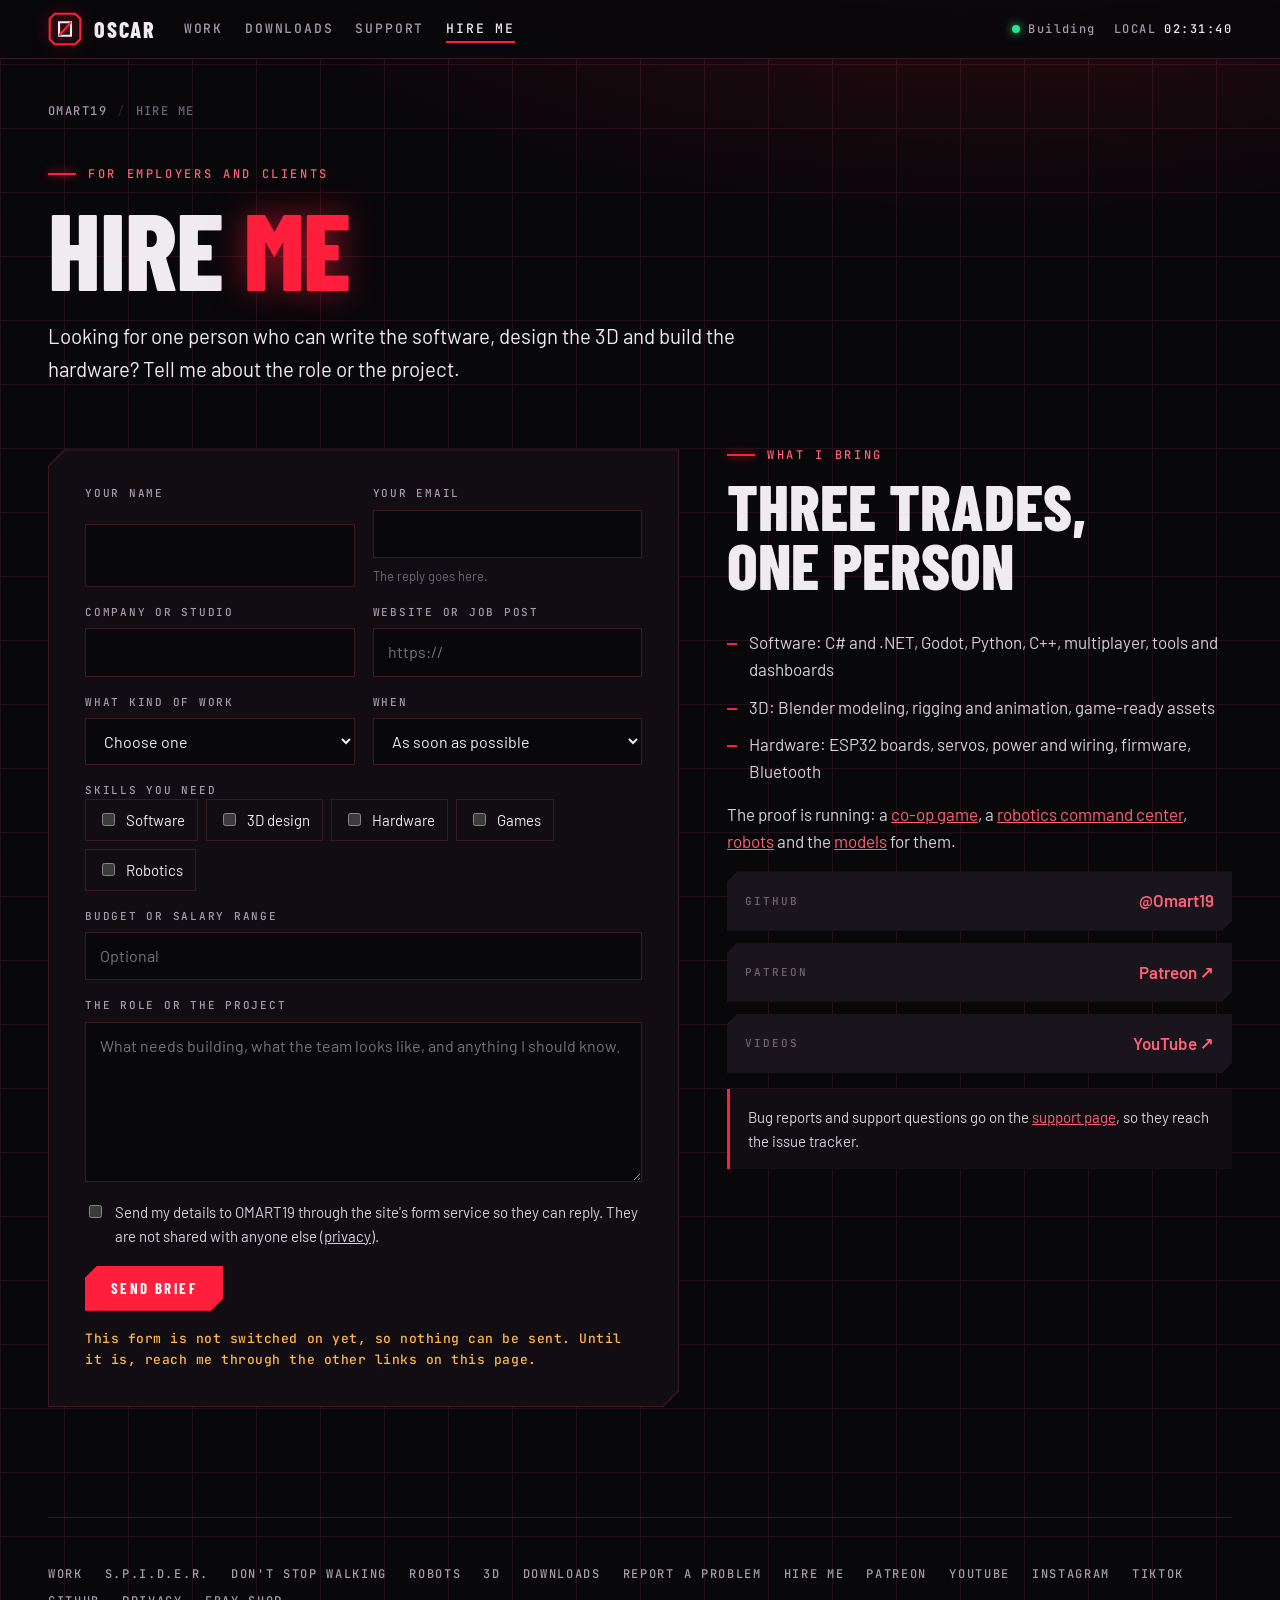
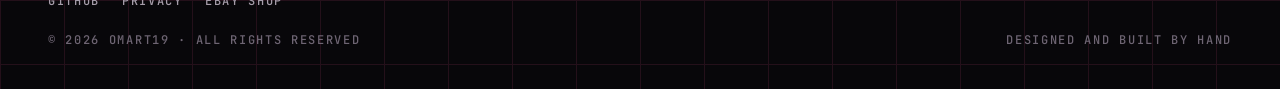
<file: hire.html>
<!doctype html>
<html lang="en">
<head>
<!-- chrome:head -->
<meta charset="utf-8">
<meta name="viewport" content="width=device-width, initial-scale=1, viewport-fit=cover">
<link rel="icon" href="assets/favicon.svg" type="image/svg+xml">
<link rel="preconnect" href="https://fonts.googleapis.com">
<link rel="preconnect" href="https://fonts.gstatic.com" crossorigin>
<link rel="stylesheet" href="https://fonts.googleapis.com/css2?family=Barlow+Condensed:wght@500;600;700;800&family=Barlow:wght@400;500;600&family=JetBrains+Mono:wght@400;500&display=swap">
<link rel="stylesheet" href="assets/site.css">
<!-- /chrome:head -->
<title>Hire OMART19</title>
<meta name="description" content="Hire OMART19: software, 3D design and hardware from one person. Send a brief.">
</head>
<body data-page="hire">

<!-- chrome:bar -->
<header class="bar">
  <div class="wrap">
    <a class="brand" href="index.html" aria-label="Oscar: home">
      <svg viewBox="0 0 40 40" aria-hidden="true"><path d="M8 2h24l6 6v24l-6 6H8l-6-6V8z" fill="none" stroke="#ff1f3d" stroke-width="2.5"/><path d="M13 12h14v16H13z" fill="none" stroke="#f0ebf1" stroke-width="2.5"/><path d="M27 12 13 28" stroke="#ff1f3d" stroke-width="2.5"/></svg>
      <b>OSCAR</b>
    </a>
    <nav class="nav" aria-label="Site">
      <a href="index.html#work" data-nav="work">Work</a>
      <a href="downloads.html" data-nav="downloads">Downloads</a>
      <a href="support.html" data-nav="support">Support</a>
      <a href="hire.html" data-nav="hire" aria-current="page">Hire me</a>
    </nav>
    <div class="status" aria-label="Status">
      <span class="led">Building</span>
      <span class="clock-wrap">LOCAL <span data-clock>--:--:--</span></span>
    </div>
  </div>
</header>
<!-- /chrome:bar -->

<main class="wrap">
  <nav class="crumbs" aria-label="Breadcrumb"><a href="index.html">OMART19</a><span aria-hidden="true">/</span><span>Hire me</span></nav>

  <header class="page-hero solo">
    <div>
      <p class="eyebrow">For employers and clients</p>
      <h1>Hire <span>me</span></h1>
      <p class="lead">Looking for one person who can write the software, design the 3D and build the hardware? Tell me about the role or the project.</p>
    </div>
  </header>

  <div class="split">
    <div class="panel edge chamfer"><div class="inner chamfer">
      <form class="form" id="hire-form" method="post" data-hire>
        <input type="hidden" name="_subject" value="Hire enquiry from the OMART19 site">
        <div class="row2">
          <div class="field">
            <label for="hire-name">Your name</label>
            <input id="hire-name" name="name" type="text" autocomplete="name" maxlength="120" required>
          </div>
          <div class="field">
            <label for="hire-email">Your email</label>
            <input id="hire-email" name="email" type="email" autocomplete="email" maxlength="200" required>
            <span class="hint">The reply goes here.</span>
          </div>
        </div>
        <div class="row2">
          <div class="field">
            <label for="hire-company">Company or studio</label>
            <input id="hire-company" name="company" type="text" autocomplete="organization" maxlength="160">
          </div>
          <div class="field">
            <label for="hire-link">Website or job post</label>
            <input id="hire-link" name="link" type="url" maxlength="300" placeholder="https://">
          </div>
        </div>
        <div class="row2">
          <div class="field">
            <label for="hire-type">What kind of work</label>
            <select id="hire-type" name="type" required>
              <option value="">Choose one</option>
              <option>Full-time role</option>
              <option>Part-time role</option>
              <option>Contract</option>
              <option>Freelance project</option>
              <option>Collaboration</option>
              <option>Something else</option>
            </select>
          </div>
          <div class="field">
            <label for="hire-when">When</label>
            <select id="hire-when" name="timeline">
              <option>As soon as possible</option>
              <option>Within a month</option>
              <option>In 1-3 months</option>
              <option>Later, just exploring</option>
            </select>
          </div>
        </div>
        <fieldset class="field">
          <legend>Skills you need</legend>
          <div class="checks">
            <label for="hire-skill-code"><input id="hire-skill-code" type="checkbox" name="skills" value="Software"><span>Software</span></label>
            <label for="hire-skill-3d"><input id="hire-skill-3d" type="checkbox" name="skills" value="3D design"><span>3D design</span></label>
            <label for="hire-skill-hw"><input id="hire-skill-hw" type="checkbox" name="skills" value="Hardware"><span>Hardware</span></label>
            <label for="hire-skill-games"><input id="hire-skill-games" type="checkbox" name="skills" value="Games"><span>Games</span></label>
            <label for="hire-skill-robots"><input id="hire-skill-robots" type="checkbox" name="skills" value="Robotics"><span>Robotics</span></label>
          </div>
        </fieldset>
        <div class="field">
          <label for="hire-budget">Budget or salary range</label>
          <input id="hire-budget" name="budget" type="text" maxlength="120" placeholder="Optional">
        </div>
        <div class="field">
          <label for="hire-message">The role or the project</label>
          <textarea id="hire-message" name="message" minlength="40" maxlength="5000" required placeholder="What needs building, what the team looks like, and anything I should know."></textarea>
        </div>
        <div class="hp" aria-hidden="true">
          <label for="hire-website">Leave this empty</label>
          <input id="hire-website" name="_gotcha" type="text" tabindex="-1" autocomplete="off">
        </div>
        <label class="agree" for="hire-agree"><input id="hire-agree" type="checkbox" name="consent" value="yes" required><span>Send my details to OMART19 through the site's form service so they can reply. They are not shared with anyone else (<a href="privacy.html" target="_blank" rel="noopener">privacy</a>).</span></label>
        <div class="cta">
          <button class="btn primary" type="submit">Send brief</button>
        </div>
        <p class="form-status" role="status" aria-live="polite"></p>
      </form>
    </div></div>

    <aside class="copy">
      <p class="eyebrow">What I bring</p>
      <h2>Three trades, one person</h2>
      <ul class="ticks">
        <li>Software: C# and .NET, Godot, Python, C++, multiplayer, tools and dashboards</li>
        <li>3D: Blender modeling, rigging and animation, game-ready assets</li>
        <li>Hardware: ESP32 boards, servos, power and wiring, firmware, Bluetooth</li>
      </ul>
      <p>The proof is running: a <a href="projects/dont-stop-walking.html">co-op game</a>, a <a href="projects/spider.html">robotics command center</a>, <a href="projects/robots.html">robots</a> and the <a href="projects/3d.html">models</a> for them.</p>
      <div class="links">
        <a class="link" data-link="github" href="https://github.com/Omart19"><span>GitHub</span><b>@Omart19</b></a>
        <a class="link pending" data-link="patreon" data-off="coming soon" data-on="Patreon ↗"><span>Patreon</span><b data-label>coming soon</b></a>
        <a class="link pending" data-link="youtube" data-off="coming soon" data-on="YouTube ↗"><span>Videos</span><b data-label>coming soon</b></a>
      </div>
      <p class="note">Bug reports and support questions go on the <a href="support.html">support page</a>, so they reach the issue tracker.</p>
    </aside>
  </div>
</main>

<!-- chrome:foot -->
<footer class="foot wrap">
  <nav aria-label="Footer">
    <a href="index.html#work">Work</a>
    <a href="projects/spider.html">S.P.I.D.E.R.</a>
    <a href="projects/dont-stop-walking.html">Don't Stop Walking</a>
    <a href="projects/robots.html">Robots</a>
    <a href="projects/3d.html">3D</a>
    <a href="downloads.html">Downloads</a>
    <a href="support.html">Report a problem</a>
    <a href="hire.html">Hire me</a>
    <a class="pending" data-link="patreon">Patreon</a>
    <a class="pending" data-link="youtube">YouTube</a>
    <a class="pending" data-link="instagram">Instagram</a>
    <a class="pending" data-link="tiktok">TikTok</a>
    <a data-link="github" href="https://github.com/Omart19">GitHub</a>
    <a href="privacy.html">Privacy</a>
    <a class="pending" data-link="ebay">eBay shop</a>
  </nav>
  <div class="legal">
    <span>© <span data-year>2026</span> OMART19 · all rights reserved</span>
    <span>Designed and built by hand</span>
  </div>
</footer>

<dialog id="viewer" aria-label="Screenshot">
  <img id="viewer-img" alt="">
  <p id="viewer-cap"></p>
</dialog>
<script src="assets/config.js"></script>
<script src="assets/site.js"></script>
<!-- /chrome:foot -->
</body>
</html>
</file>
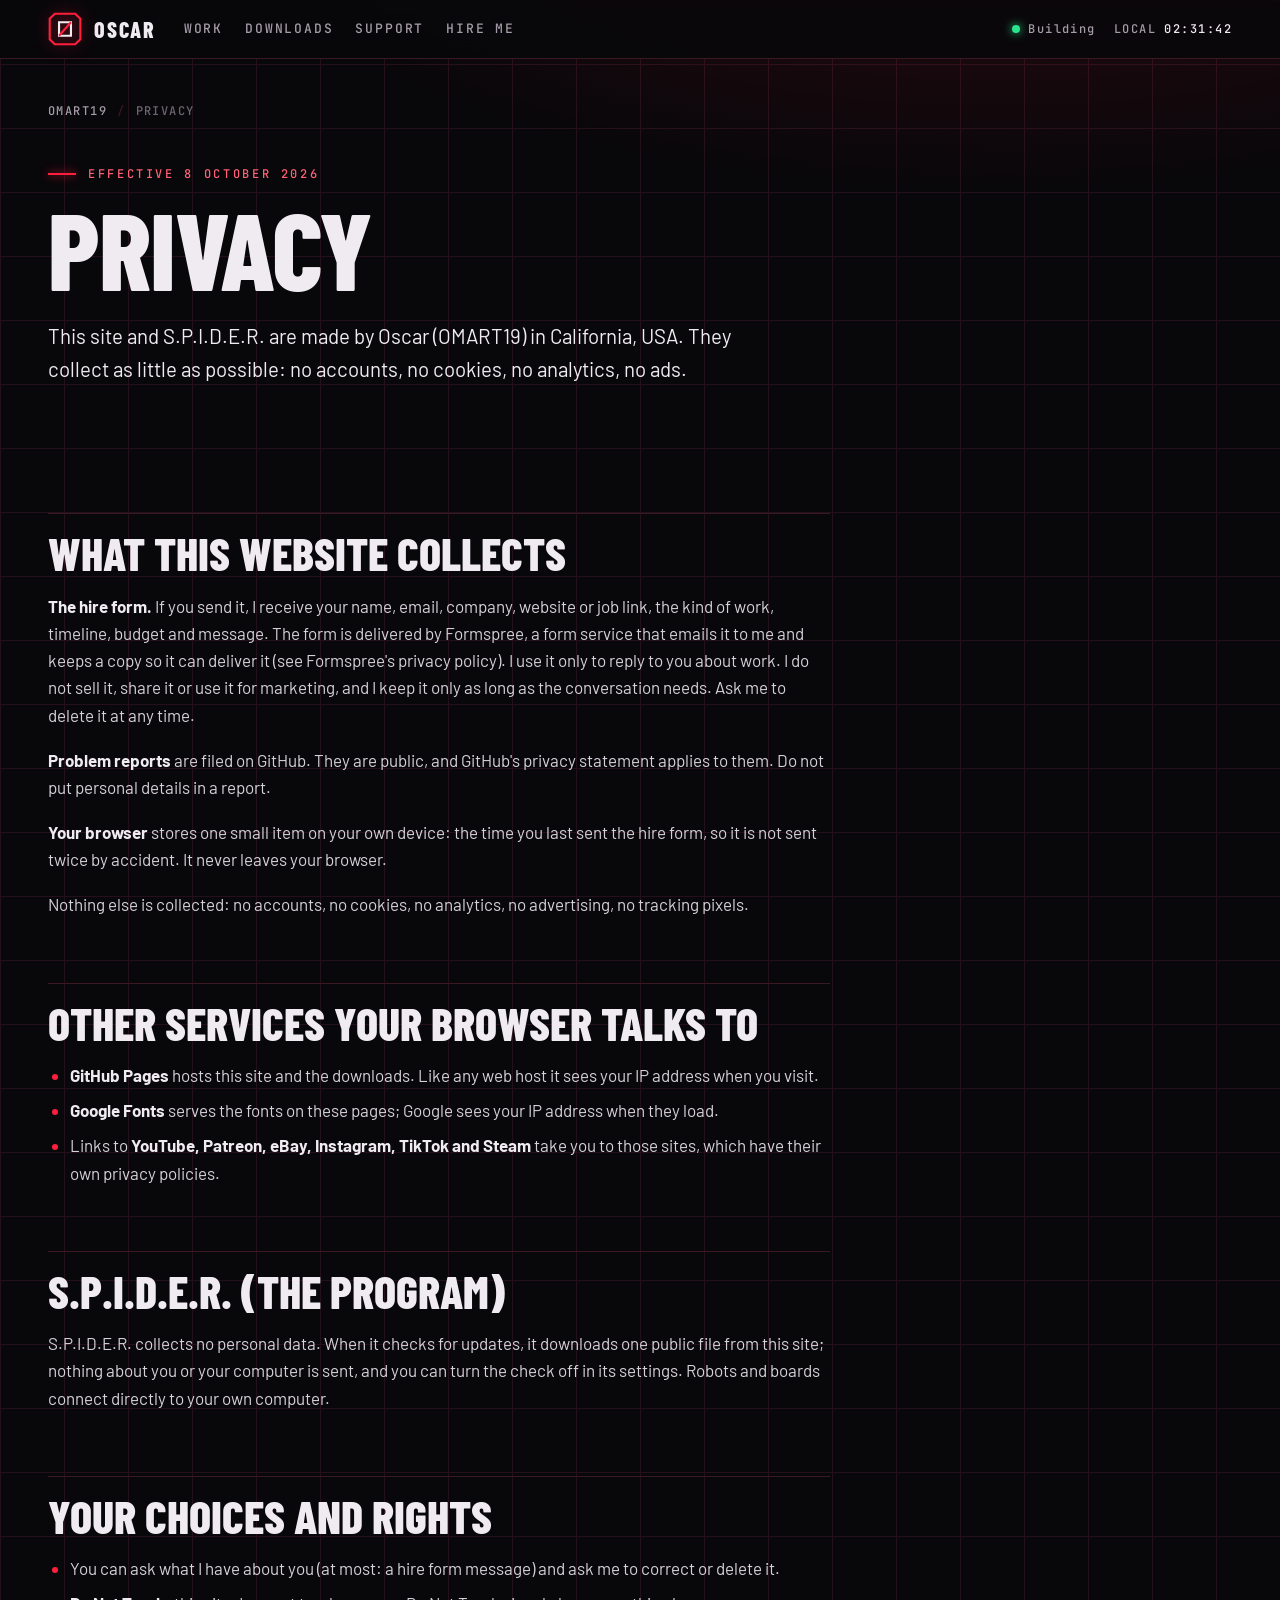
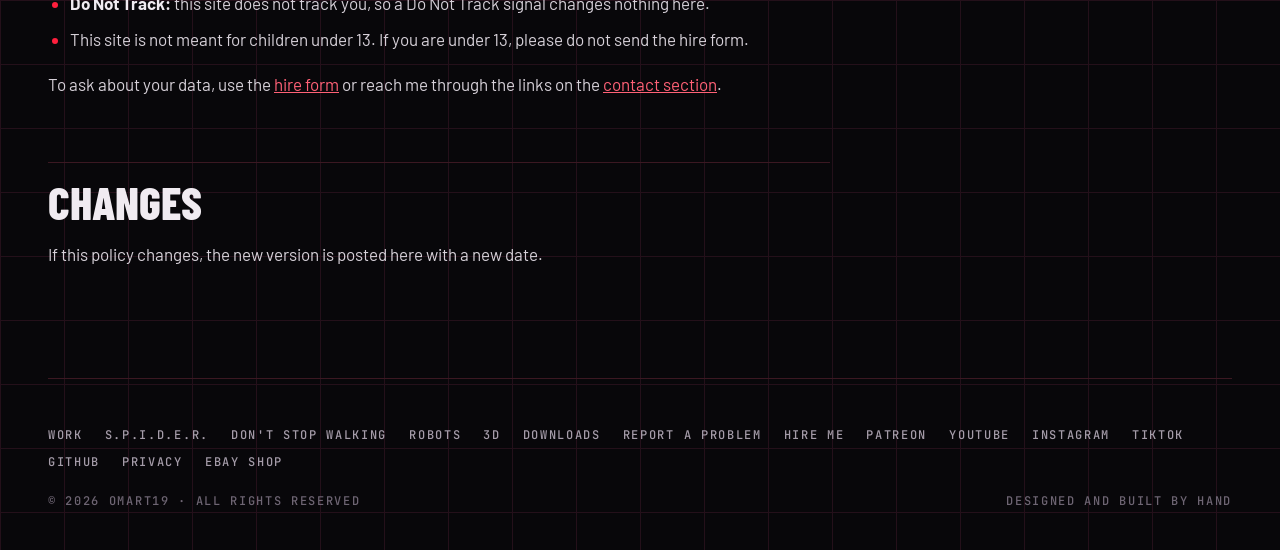
<file: privacy.html>
<!doctype html>
<html lang="en">
<head>
<!-- chrome:head -->
<meta charset="utf-8">
<meta name="viewport" content="width=device-width, initial-scale=1, viewport-fit=cover">
<link rel="icon" href="assets/favicon.svg" type="image/svg+xml">
<link rel="preconnect" href="https://fonts.googleapis.com">
<link rel="preconnect" href="https://fonts.gstatic.com" crossorigin>
<link rel="stylesheet" href="https://fonts.googleapis.com/css2?family=Barlow+Condensed:wght@500;600;700;800&family=Barlow:wght@400;500;600&family=JetBrains+Mono:wght@400;500&display=swap">
<link rel="stylesheet" href="assets/site.css">
<!-- /chrome:head -->
<title>Privacy · OMART19</title>
<meta name="description" content="What this website and S.P.I.D.E.R. collect about you (very little), and your choices.">
</head>
<body data-page="privacy">

<!-- chrome:bar -->
<header class="bar">
  <div class="wrap">
    <a class="brand" href="index.html" aria-label="Oscar: home">
      <svg viewBox="0 0 40 40" aria-hidden="true"><path d="M8 2h24l6 6v24l-6 6H8l-6-6V8z" fill="none" stroke="#ff1f3d" stroke-width="2.5"/><path d="M13 12h14v16H13z" fill="none" stroke="#f0ebf1" stroke-width="2.5"/><path d="M27 12 13 28" stroke="#ff1f3d" stroke-width="2.5"/></svg>
      <b>OSCAR</b>
    </a>
    <nav class="nav" aria-label="Site">
      <a href="index.html#work" data-nav="work">Work</a>
      <a href="downloads.html" data-nav="downloads">Downloads</a>
      <a href="support.html" data-nav="support">Support</a>
      <a href="hire.html" data-nav="hire">Hire me</a>
    </nav>
    <div class="status" aria-label="Status">
      <span class="led">Building</span>
      <span class="clock-wrap">LOCAL <span data-clock>--:--:--</span></span>
    </div>
  </div>
</header>
<!-- /chrome:bar -->

<main class="wrap">
  <nav class="crumbs" aria-label="Breadcrumb"><a href="index.html">OMART19</a><span aria-hidden="true">/</span><span>Privacy</span></nav>

  <header class="page-hero solo">
    <div>
      <p class="eyebrow">Effective 8 October 2026</p>
      <h1>Privacy</h1>
      <p class="lead">This site and S.P.I.D.E.R. are made by Oscar (OMART19) in California, USA. They collect as little as possible: no accounts, no cookies, no analytics, no ads.</p>
    </div>
  </header>

  <article class="prose">
    <h2 id="site">What this website collects</h2>
    <p><strong>The hire form.</strong> If you send it, I receive your name, email, company, website or job link, the kind of work, timeline, budget and message. The form is delivered by Formspree, a form service that emails it to me and keeps a copy so it can deliver it (see Formspree's privacy policy). I use it only to reply to you about work. I do not sell it, share it or use it for marketing, and I keep it only as long as the conversation needs. Ask me to delete it at any time.</p>
    <p><strong>Problem reports</strong> are filed on GitHub. They are public, and GitHub's privacy statement applies to them. Do not put personal details in a report.</p>
    <p><strong>Your browser</strong> stores one small item on your own device: the time you last sent the hire form, so it is not sent twice by accident. It never leaves your browser.</p>
    <p>Nothing else is collected: no accounts, no cookies, no analytics, no advertising, no tracking pixels.</p>

    <h2 id="others">Other services your browser talks to</h2>
    <ul>
      <li><strong>GitHub Pages</strong> hosts this site and the downloads. Like any web host it sees your IP address when you visit.</li>
      <li><strong>Google Fonts</strong> serves the fonts on these pages; Google sees your IP address when they load.</li>
      <li>Links to <strong>YouTube, Patreon, eBay, Instagram, TikTok and Steam</strong> take you to those sites, which have their own privacy policies.</li>
    </ul>

    <h2 id="spider">S.P.I.D.E.R. (the program)</h2>
    <p>S.P.I.D.E.R. collects no personal data. When it checks for updates, it downloads one public file from this site; nothing about you or your computer is sent, and you can turn the check off in its settings. Robots and boards connect directly to your own computer.</p>

    <h2 id="choices">Your choices and rights</h2>
    <ul>
      <li>You can ask what I have about you (at most: a hire form message) and ask me to correct or delete it.</li>
      <li><strong>Do Not Track:</strong> this site does not track you, so a Do Not Track signal changes nothing here.</li>
      <li>This site is not meant for children under 13. If you are under 13, please do not send the hire form.</li>
    </ul>
    <p>To ask about your data, use the <a href="hire.html">hire form</a> or reach me through the links on the <a href="index.html#contact">contact section</a>.</p>

    <h2 id="changes">Changes</h2>
    <p>If this policy changes, the new version is posted here with a new date.</p>
  </article>
</main>

<!-- chrome:foot -->
<footer class="foot wrap">
  <nav aria-label="Footer">
    <a href="index.html#work">Work</a>
    <a href="projects/spider.html">S.P.I.D.E.R.</a>
    <a href="projects/dont-stop-walking.html">Don't Stop Walking</a>
    <a href="projects/robots.html">Robots</a>
    <a href="projects/3d.html">3D</a>
    <a href="downloads.html">Downloads</a>
    <a href="support.html">Report a problem</a>
    <a href="hire.html">Hire me</a>
    <a class="pending" data-link="patreon">Patreon</a>
    <a class="pending" data-link="youtube">YouTube</a>
    <a class="pending" data-link="instagram">Instagram</a>
    <a class="pending" data-link="tiktok">TikTok</a>
    <a data-link="github" href="https://github.com/Omart19">GitHub</a>
    <a href="privacy.html">Privacy</a>
    <a class="pending" data-link="ebay">eBay shop</a>
  </nav>
  <div class="legal">
    <span>© <span data-year>2026</span> OMART19 · all rights reserved</span>
    <span>Designed and built by hand</span>
  </div>
</footer>

<dialog id="viewer" aria-label="Screenshot">
  <img id="viewer-img" alt="">
  <p id="viewer-cap"></p>
</dialog>
<script src="assets/config.js"></script>
<script src="assets/site.js"></script>
<!-- /chrome:foot -->
</body>
</html>
</file>
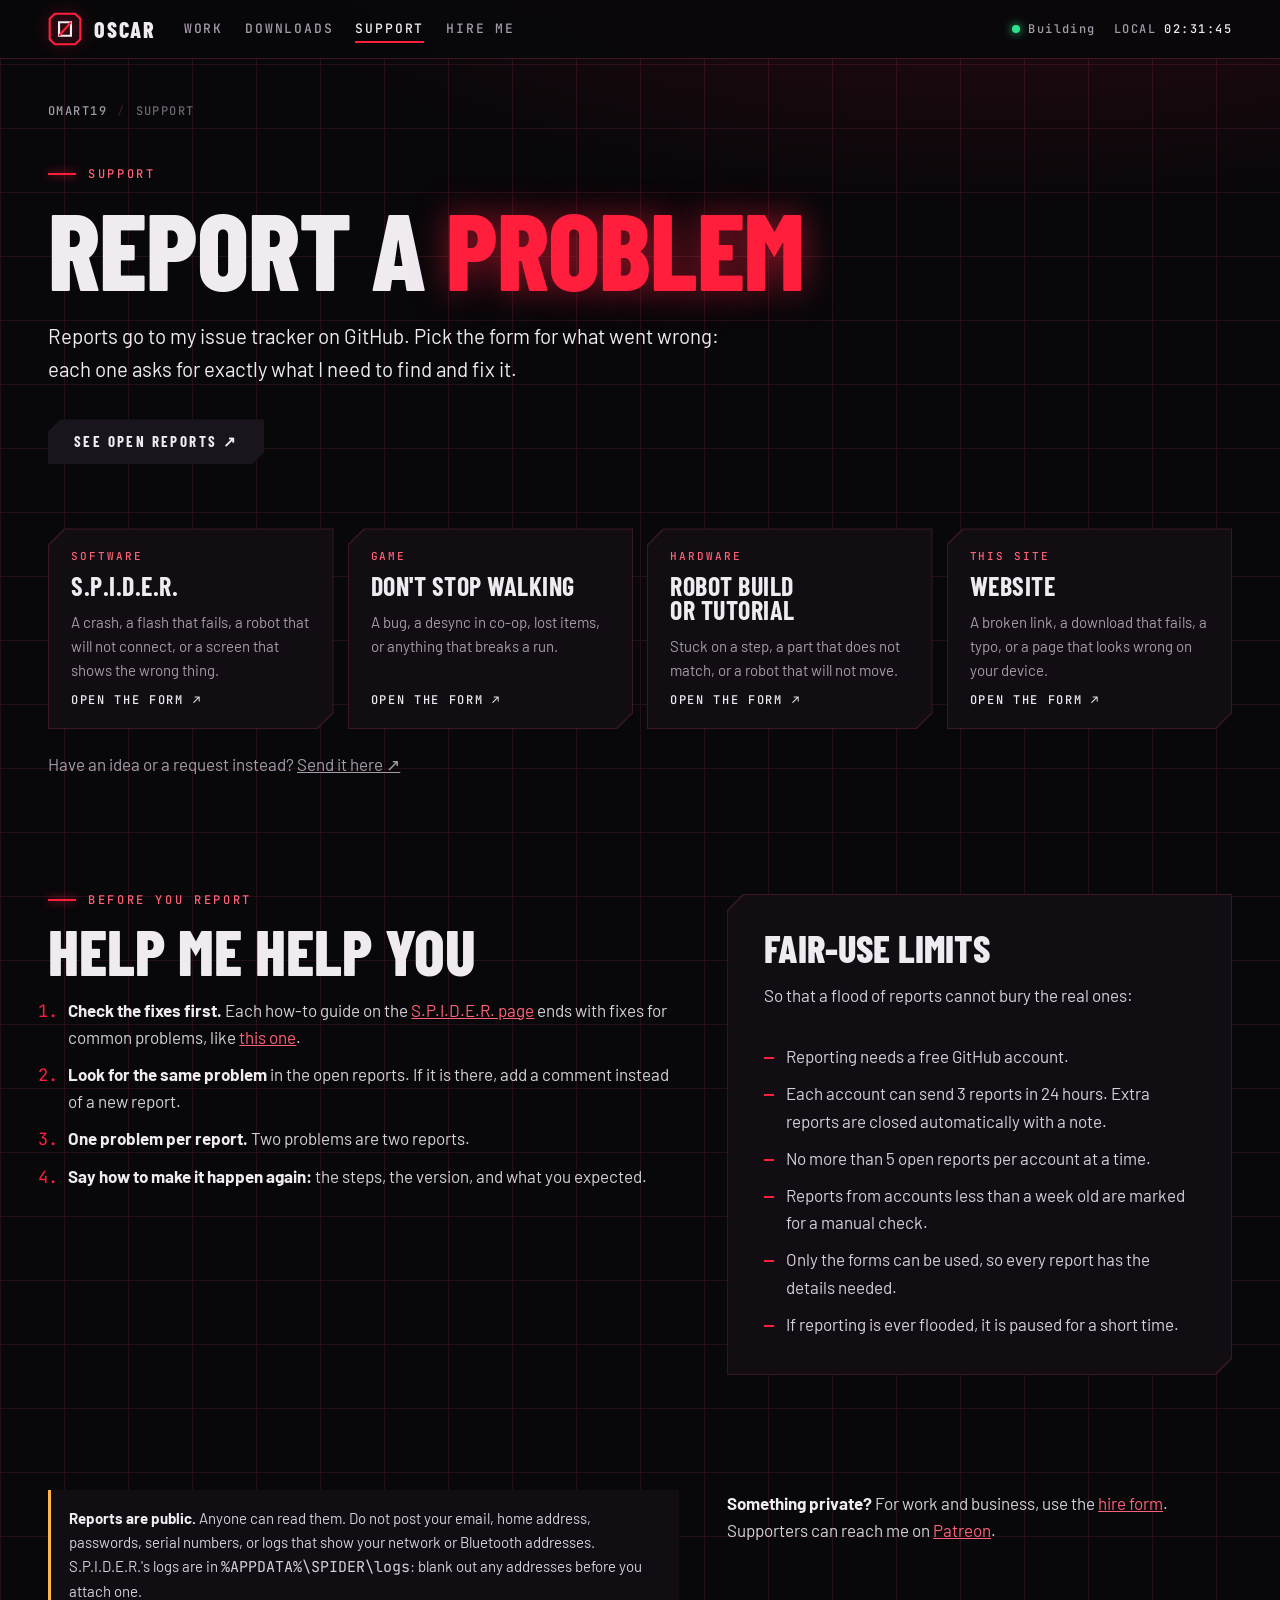
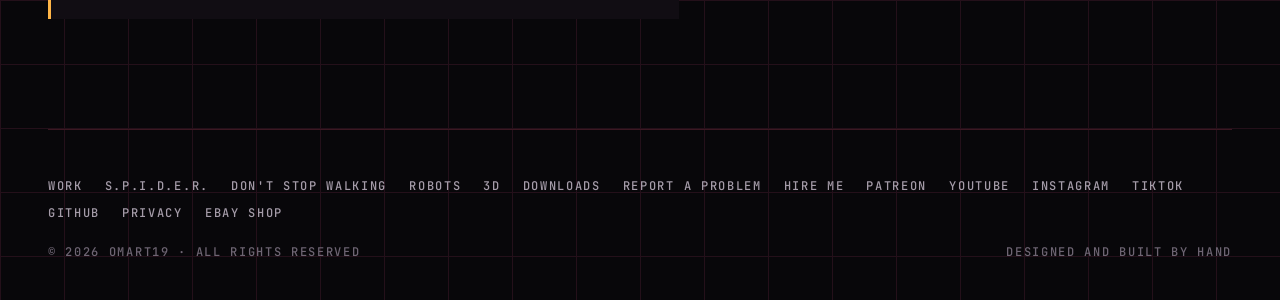
<file: support.html>
<!doctype html>
<html lang="en">
<head>
<!-- chrome:head -->
<meta charset="utf-8">
<meta name="viewport" content="width=device-width, initial-scale=1, viewport-fit=cover">
<link rel="icon" href="assets/favicon.svg" type="image/svg+xml">
<link rel="preconnect" href="https://fonts.googleapis.com">
<link rel="preconnect" href="https://fonts.gstatic.com" crossorigin>
<link rel="stylesheet" href="https://fonts.googleapis.com/css2?family=Barlow+Condensed:wght@500;600;700;800&family=Barlow:wght@400;500;600&family=JetBrains+Mono:wght@400;500&display=swap">
<link rel="stylesheet" href="assets/site.css">
<!-- /chrome:head -->
<title>Support · OMART19</title>
<meta name="description" content="Report a problem with S.P.I.D.E.R., Don't Stop Walking, a robot build or this website.">
</head>
<body data-page="support">

<!-- chrome:bar -->
<header class="bar">
  <div class="wrap">
    <a class="brand" href="index.html" aria-label="Oscar: home">
      <svg viewBox="0 0 40 40" aria-hidden="true"><path d="M8 2h24l6 6v24l-6 6H8l-6-6V8z" fill="none" stroke="#ff1f3d" stroke-width="2.5"/><path d="M13 12h14v16H13z" fill="none" stroke="#f0ebf1" stroke-width="2.5"/><path d="M27 12 13 28" stroke="#ff1f3d" stroke-width="2.5"/></svg>
      <b>OSCAR</b>
    </a>
    <nav class="nav" aria-label="Site">
      <a href="index.html#work" data-nav="work">Work</a>
      <a href="downloads.html" data-nav="downloads">Downloads</a>
      <a href="support.html" data-nav="support" aria-current="page">Support</a>
      <a href="hire.html" data-nav="hire">Hire me</a>
    </nav>
    <div class="status" aria-label="Status">
      <span class="led">Building</span>
      <span class="clock-wrap">LOCAL <span data-clock>--:--:--</span></span>
    </div>
  </div>
</header>
<!-- /chrome:bar -->

<main class="wrap">
  <nav class="crumbs" aria-label="Breadcrumb"><a href="index.html">OMART19</a><span aria-hidden="true">/</span><span>Support</span></nav>

  <header class="page-hero solo">
    <div>
      <p class="eyebrow">Support</p>
      <h1>Report a <span>problem</span></h1>
      <p class="lead">Reports go to my issue tracker on GitHub. Pick the form for what went wrong: each one asks for exactly what I need to find and fix it.</p>
      <div class="cta">
        <a class="btn pending" data-link="reports" data-off="Open reports: coming soon" data-on="See open reports ↗"><span data-label>Open reports: coming soon</span></a>
      </div>
    </div>
  </header>

  <section id="forms">
    <div class="cards">
      <a class="card edge chamfer pending" data-report="spider-bug.yml"><div class="inner chamfer">
        <p class="label">Software</p>
        <h3>S.P.I.D.E.R.</h3>
        <p>A crash, a flash that fails, a robot that will not connect, or a screen that shows the wrong thing.</p>
        <span class="go">Open the form ↗</span>
      </div></a>
      <a class="card edge chamfer pending" data-report="game-bug.yml"><div class="inner chamfer">
        <p class="label">Game</p>
        <h3>Don't Stop Walking</h3>
        <p>A bug, a desync in co-op, lost items, or anything that breaks a run.</p>
        <span class="go">Open the form ↗</span>
      </div></a>
      <a class="card edge chamfer pending" data-report="robot-build.yml"><div class="inner chamfer">
        <p class="label">Hardware</p>
        <h3>Robot build or tutorial</h3>
        <p>Stuck on a step, a part that does not match, or a robot that will not move.</p>
        <span class="go">Open the form ↗</span>
      </div></a>
      <a class="card edge chamfer pending" data-report="website.yml"><div class="inner chamfer">
        <p class="label">This site</p>
        <h3>Website</h3>
        <p>A broken link, a download that fails, a typo, or a page that looks wrong on your device.</p>
        <span class="go">Open the form ↗</span>
      </div></a>
    </div>
    <p class="note warn gap-top" data-unless="reports">Reports are not switched on yet. They open with the first public release.</p>
    <p class="gap-top dl-msg">Have an idea or a request instead? <a class="pending" data-report="idea.yml" data-off="Ideas open with the first release" data-on="Send it here ↗"><span data-label>Ideas open with the first release</span></a></p>
  </section>

  <section class="sec" id="how">
    <div class="split">
      <div class="copy">
        <p class="eyebrow">Before you report</p>
        <h2>Help me help you</h2>
        <ol class="steps-list">
          <li><strong>Check the fixes first.</strong> Each how-to guide on the <a href="projects/spider.html#how-to">S.P.I.D.E.R. page</a> ends with fixes for common problems, like <a href="tutorials/esp32-s3-servo-ble.html#troubleshooting">this one</a>.</li>
          <li><strong>Look for the same problem</strong> in the open reports. If it is there, add a comment instead of a new report.</li>
          <li><strong>One problem per report.</strong> Two problems are two reports.</li>
          <li><strong>Say how to make it happen again:</strong> the steps, the version, and what you expected.</li>
        </ol>
      </div>
      <div class="panel edge chamfer"><div class="inner chamfer">
        <h3>Fair-use limits</h3>
        <p>So that a flood of reports cannot bury the real ones:</p>
        <ul class="ticks">
          <li>Reporting needs a free GitHub account.</li>
          <li>Each account can send 3 reports in 24 hours. Extra reports are closed automatically with a note.</li>
          <li>No more than 5 open reports per account at a time.</li>
          <li>Reports from accounts less than a week old are marked for a manual check.</li>
          <li>Only the forms can be used, so every report has the details needed.</li>
          <li>If reporting is ever flooded, it is paused for a short time.</li>
        </ul>
      </div></div>
    </div>
  </section>

  <section class="sec" id="privacy">
    <div class="split">
      <div class="note warn">
        <strong>Reports are public.</strong> Anyone can read them. Do not post your email, home address, passwords, serial numbers, or logs that show your network or Bluetooth addresses. S.P.I.D.E.R.'s logs are in <span class="mono">%APPDATA%\SPIDER\logs</span>: blank out any addresses before you attach one.
      </div>
      <div class="copy">
        <p><strong>Something private?</strong> For work and business, use the <a href="hire.html">hire form</a>. Supporters can reach me on <a class="pending" data-link="patreon" data-off="Patreon (coming soon)" data-on="Patreon">Patreon (coming soon)</a>.</p>
      </div>
    </div>
  </section>
</main>

<!-- chrome:foot -->
<footer class="foot wrap">
  <nav aria-label="Footer">
    <a href="index.html#work">Work</a>
    <a href="projects/spider.html">S.P.I.D.E.R.</a>
    <a href="projects/dont-stop-walking.html">Don't Stop Walking</a>
    <a href="projects/robots.html">Robots</a>
    <a href="projects/3d.html">3D</a>
    <a href="downloads.html">Downloads</a>
    <a href="support.html">Report a problem</a>
    <a href="hire.html">Hire me</a>
    <a class="pending" data-link="patreon">Patreon</a>
    <a class="pending" data-link="youtube">YouTube</a>
    <a class="pending" data-link="instagram">Instagram</a>
    <a class="pending" data-link="tiktok">TikTok</a>
    <a data-link="github" href="https://github.com/Omart19">GitHub</a>
    <a href="privacy.html">Privacy</a>
    <a class="pending" data-link="ebay">eBay shop</a>
  </nav>
  <div class="legal">
    <span>© <span data-year>2026</span> OMART19 · all rights reserved</span>
    <span>Designed and built by hand</span>
  </div>
</footer>

<dialog id="viewer" aria-label="Screenshot">
  <img id="viewer-img" alt="">
  <p id="viewer-cap"></p>
</dialog>
<script src="assets/config.js"></script>
<script src="assets/site.js"></script>
<!-- /chrome:foot -->
</body>
</html>
</file>
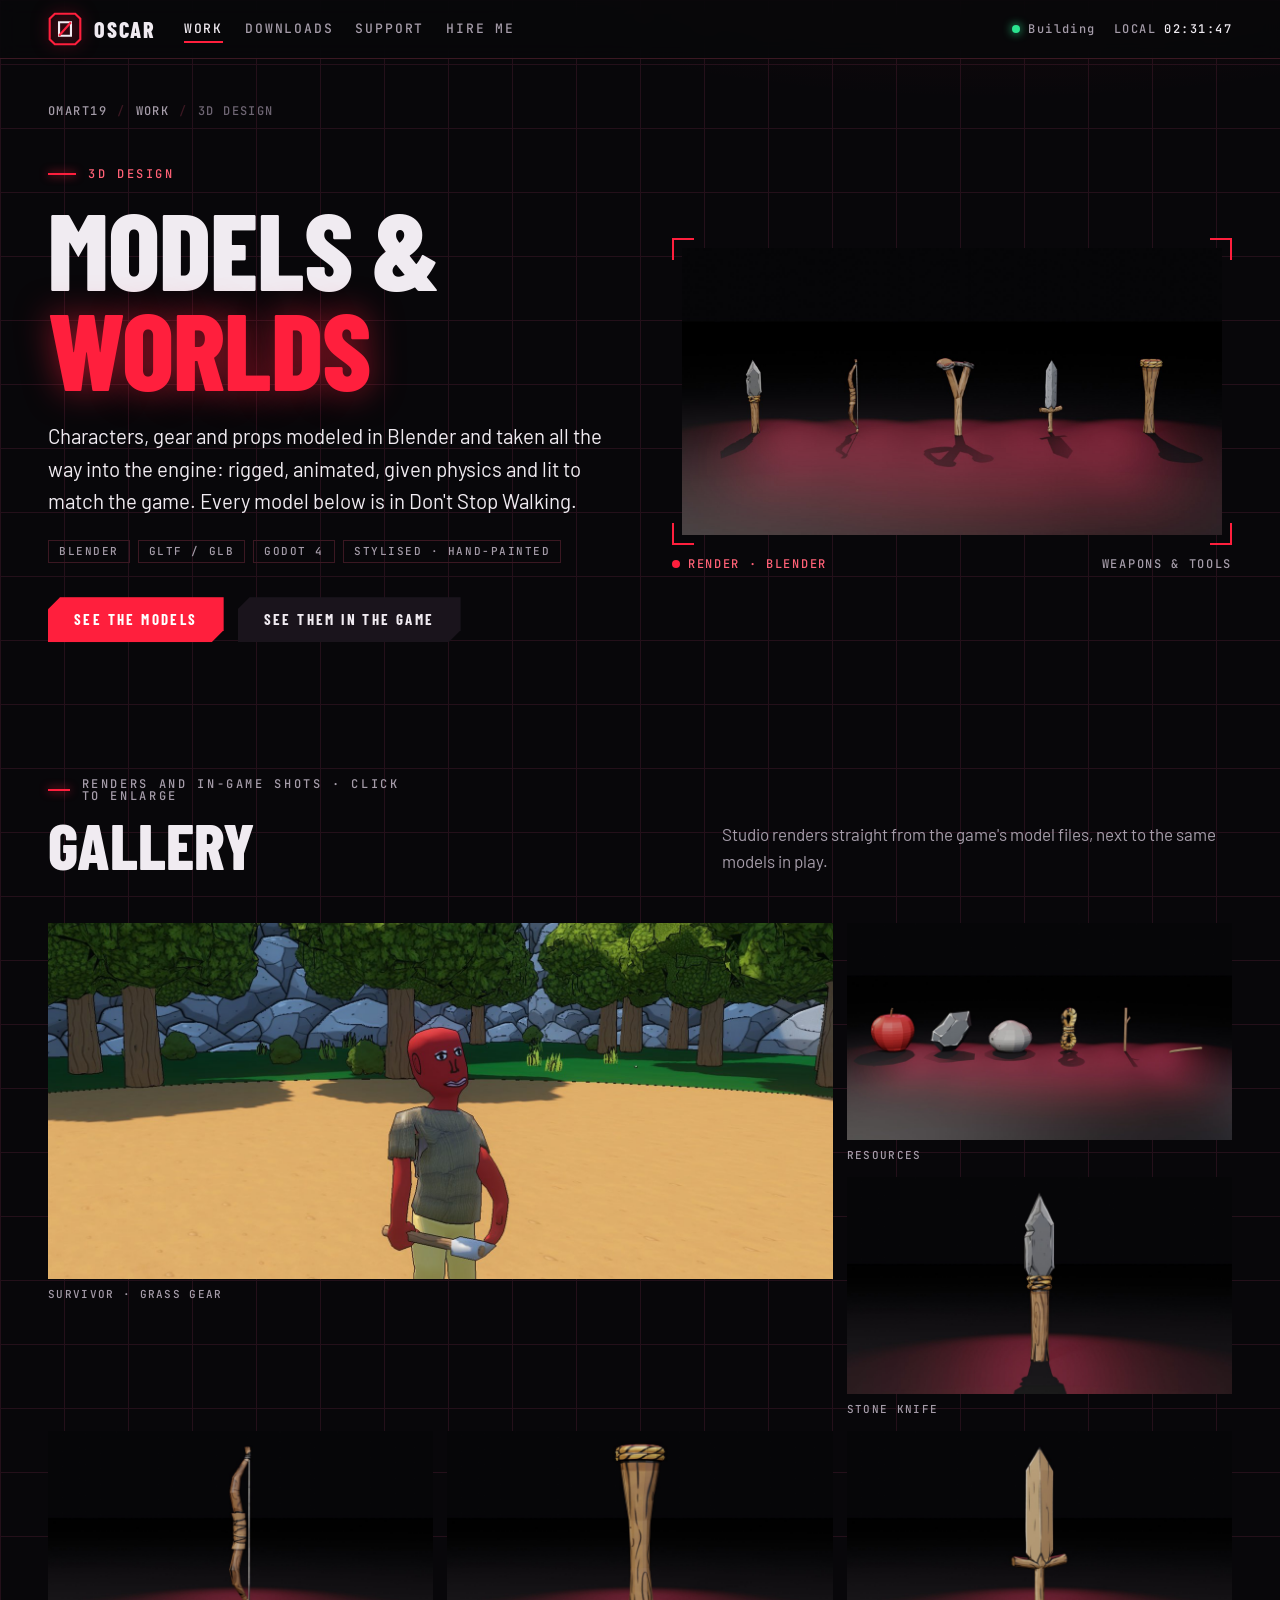
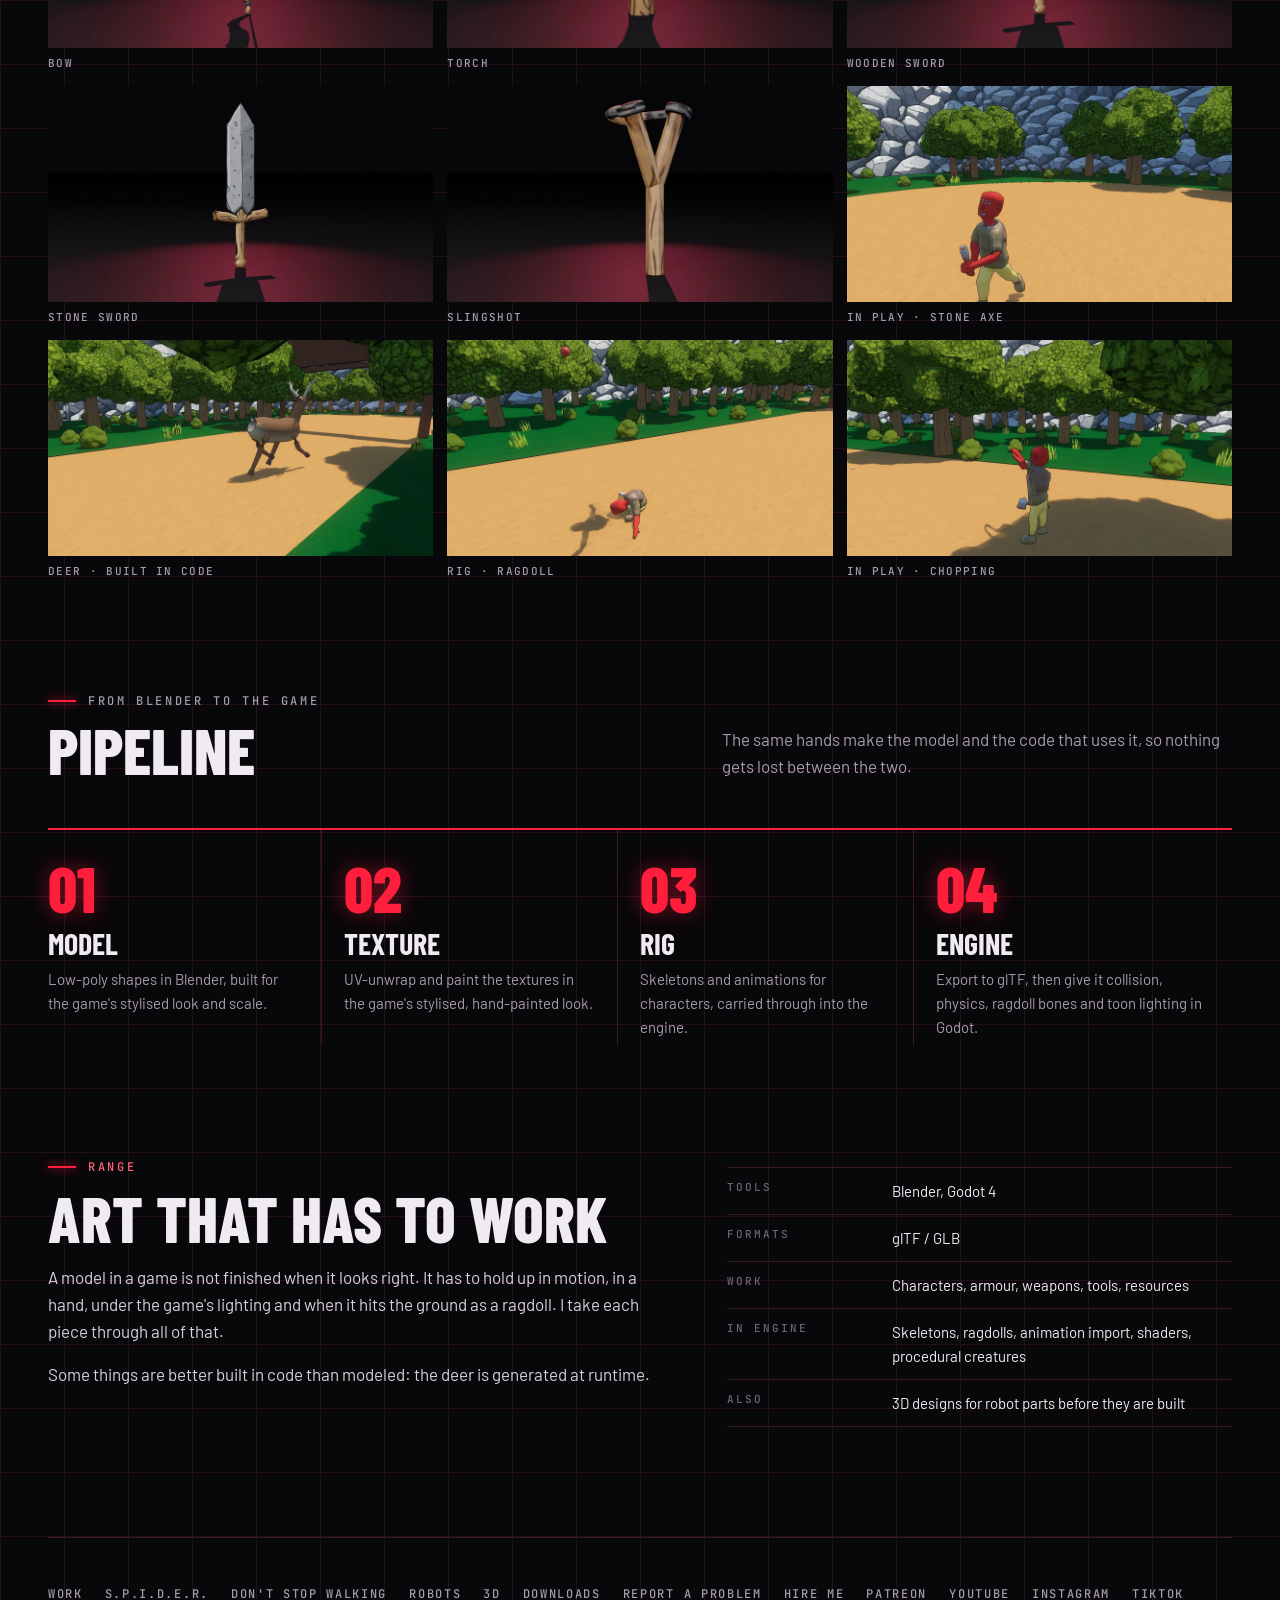
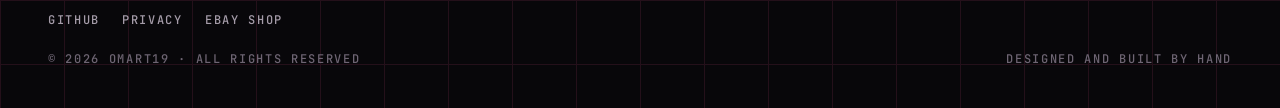
<file: projects/3d.html>
<!doctype html>
<html lang="en">
<head>
<!-- chrome:head -->
<meta charset="utf-8">
<meta name="viewport" content="width=device-width, initial-scale=1, viewport-fit=cover">
<link rel="icon" href="../assets/favicon.svg" type="image/svg+xml">
<link rel="preconnect" href="https://fonts.googleapis.com">
<link rel="preconnect" href="https://fonts.gstatic.com" crossorigin>
<link rel="stylesheet" href="https://fonts.googleapis.com/css2?family=Barlow+Condensed:wght@500;600;700;800&family=Barlow:wght@400;500;600&family=JetBrains+Mono:wght@400;500&display=swap">
<link rel="stylesheet" href="../assets/site.css">
<!-- /chrome:head -->
<title>Models &amp; Worlds · OMART19</title>
<meta name="description" content="3D work by OMART19: characters, weapons, tools and props modeled in Blender and taken all the way into the Godot engine.">
</head>
<body data-page="work">

<!-- chrome:bar -->
<header class="bar">
  <div class="wrap">
    <a class="brand" href="../index.html" aria-label="Oscar: home">
      <svg viewBox="0 0 40 40" aria-hidden="true"><path d="M8 2h24l6 6v24l-6 6H8l-6-6V8z" fill="none" stroke="#ff1f3d" stroke-width="2.5"/><path d="M13 12h14v16H13z" fill="none" stroke="#f0ebf1" stroke-width="2.5"/><path d="M27 12 13 28" stroke="#ff1f3d" stroke-width="2.5"/></svg>
      <b>OSCAR</b>
    </a>
    <nav class="nav" aria-label="Site">
      <a href="../index.html#work" data-nav="work" aria-current="page">Work</a>
      <a href="../downloads.html" data-nav="downloads">Downloads</a>
      <a href="../support.html" data-nav="support">Support</a>
      <a href="../hire.html" data-nav="hire">Hire me</a>
    </nav>
    <div class="status" aria-label="Status">
      <span class="led">Building</span>
      <span class="clock-wrap">LOCAL <span data-clock>--:--:--</span></span>
    </div>
  </div>
</header>
<!-- /chrome:bar -->

<main class="wrap">
  <nav class="crumbs" aria-label="Breadcrumb"><a href="../index.html">OMART19</a><span aria-hidden="true">/</span><a href="../index.html#work">Work</a><span aria-hidden="true">/</span><span>3D design</span></nav>

  <header class="page-hero">
    <div>
      <p class="eyebrow">3D design</p>
      <h1>Models &amp; <span>worlds</span></h1>
      <p class="lead">Characters, gear and props modeled in Blender and taken all the way into the engine: rigged, animated, given physics and lit to match the game. Every model below is in Don't Stop Walking.</p>
      <div class="facts">
        <span class="chip">Blender</span>
        <span class="chip">glTF / GLB</span>
        <span class="chip">Godot 4</span>
        <span class="chip">Stylised · hand-painted</span>
      </div>
      <div class="cta">
        <a class="btn primary" href="#gallery">See the models</a>
        <a class="btn" href="dont-stop-walking.html">See them in the game</a>
      </div>
    </div>
    <figure class="feed">
      <div class="corners">
        <button class="shot screen" type="button" data-full="../assets/img/3d-items.jpg" data-caption="Game props: knife, bow, slingshot, stone sword, torch">
          <img src="../assets/img/3d-items.jpg" alt="A row of game props on a dark stage with a red glow: knife, bow, slingshot, stone sword and torch" width="1600" height="900">
        </button>
      </div>
      <figcaption><span class="rec">Render · Blender</span><span>Weapons &amp; tools</span></figcaption>
    </figure>
  </header>

  <!-- ===================================================== GALLERY -->
  <section class="sec tight" id="gallery">
    <div class="sec-head small">
      <div>
        <p class="eyebrow">Renders and in-game shots · click to enlarge</p>
        <h2>Gallery</h2>
      </div>
      <p>Studio renders straight from the game's model files, next to the same models in play.</p>
    </div>
    <div class="gallery">
      <figure class="wide">
        <button class="shot" type="button" data-full="../assets/img/dsw/14-character-gear-front.jpg" data-caption="Survivor character in grass gear with a stone axe">
          <img src="../assets/img/dsw/14-character-gear-front.jpg" alt="A survivor character in grass armour holding a stone axe" loading="lazy">
        </button>
        <figcaption>Survivor · grass gear</figcaption>
      </figure>
      <figure>
        <button class="shot" type="button" data-full="../assets/img/3d-resources.jpg" data-caption="Resources: apple, flint, rock, rope, stick, wood shavings">
          <img src="../assets/img/3d-resources.jpg" alt="A row of resource models: apple, flint, rock, coiled rope, stick and wood shavings" loading="lazy">
        </button>
        <figcaption>Resources</figcaption>
      </figure>
      <figure>
        <button class="shot" type="button" data-full="../assets/img/3d-knife.jpg" data-caption="Stone knife">
          <img src="../assets/img/3d-knife.jpg" alt="A stone knife with a rope-bound wooden handle" loading="lazy">
        </button>
        <figcaption>Stone knife</figcaption>
      </figure>
      <figure>
        <button class="shot" type="button" data-full="../assets/img/3d-bow.jpg" data-caption="Bow">
          <img src="../assets/img/3d-bow.jpg" alt="A wooden bow wrapped with cord" loading="lazy">
        </button>
        <figcaption>Bow</figcaption>
      </figure>
      <figure>
        <button class="shot" type="button" data-full="../assets/img/3d-torch.jpg" data-caption="Torch">
          <img src="../assets/img/3d-torch.jpg" alt="A wooden torch" loading="lazy">
        </button>
        <figcaption>Torch</figcaption>
      </figure>
      <figure>
        <button class="shot" type="button" data-full="../assets/img/3d-wood-sword.jpg" data-caption="Wooden sword">
          <img src="../assets/img/3d-wood-sword.jpg" alt="A wooden practice sword" loading="lazy">
        </button>
        <figcaption>Wooden sword</figcaption>
      </figure>
      <figure>
        <button class="shot" type="button" data-full="../assets/img/3d-sword.jpg" data-caption="Stone sword">
          <img src="../assets/img/3d-sword.jpg" alt="A stone sword with a wooden hilt" loading="lazy">
        </button>
        <figcaption>Stone sword</figcaption>
      </figure>
      <figure>
        <button class="shot" type="button" data-full="../assets/img/3d-slingshot.jpg" data-caption="Slingshot">
          <img src="../assets/img/3d-slingshot.jpg" alt="A wooden slingshot" loading="lazy">
        </button>
        <figcaption>Slingshot</figcaption>
      </figure>
      <figure>
        <button class="shot" type="button" data-full="../assets/img/dsw/04-running-with-axe.jpg" data-caption="In play: the character and stone axe on the run">
          <img src="../assets/img/dsw/04-running-with-axe.jpg" alt="The survivor running with a stone axe in the game" loading="lazy">
        </button>
        <figcaption>In play · stone axe</figcaption>
      </figure>
      <figure>
        <button class="shot" type="button" data-full="../assets/img/dsw/05-wildlife-deer.jpg" data-caption="The deer: generated in code, not modeled">
          <img src="../assets/img/dsw/05-wildlife-deer.jpg" alt="A deer running across the road" loading="lazy">
        </button>
        <figcaption>Deer · built in code</figcaption>
      </figure>
      <figure>
        <button class="shot" type="button" data-full="../assets/img/dsw/15-ragdoll-physics.jpg" data-caption="The character rig as a physics ragdoll">
          <img src="../assets/img/dsw/15-ragdoll-physics.jpg" alt="The survivor tumbling as a ragdoll" loading="lazy">
        </button>
        <figcaption>Rig · ragdoll</figcaption>
      </figure>
      <figure>
        <button class="shot" type="button" data-full="../assets/img/dsw/07-chopping-wood.jpg" data-caption="In play: chopping wood">
          <img src="../assets/img/dsw/07-chopping-wood.jpg" alt="The survivor chopping a tree in the game" loading="lazy">
        </button>
        <figcaption>In play · chopping</figcaption>
      </figure>
    </div>
  </section>

  <!-- ===================================================== PIPELINE -->
  <section class="sec" id="pipeline">
    <div class="sec-head small">
      <div>
        <p class="eyebrow">From Blender to the game</p>
        <h2>Pipeline</h2>
      </div>
      <p>The same hands make the model and the code that uses it, so nothing gets lost between the two.</p>
    </div>
    <div class="steps">
      <div class="step"><b>01</b><h3>Model</h3><p>Low-poly shapes in Blender, built for the game's stylised look and scale.</p></div>
      <div class="step"><b>02</b><h3>Texture</h3><p>UV-unwrap and paint the textures in the game's stylised, hand-painted look.</p></div>
      <div class="step"><b>03</b><h3>Rig</h3><p>Skeletons and animations for characters, carried through into the engine.</p></div>
      <div class="step"><b>04</b><h3>Engine</h3><p>Export to glTF, then give it collision, physics, ragdoll bones and toon lighting in Godot.</p></div>
    </div>
  </section>

  <section class="sec" id="spec">
    <div class="split">
      <div class="copy">
        <p class="eyebrow">Range</p>
        <h2>Art that has to work</h2>
        <p>A model in a game is not finished when it looks right. It has to hold up in motion, in a hand, under the game's lighting and when it hits the ground as a ragdoll. I take each piece through all of that.</p>
        <p>Some things are better built in code than modeled: the deer is generated at runtime.</p>
      </div>
      <dl class="spec">
        <div><dt>Tools</dt><dd>Blender, Godot 4</dd></div>
        <div><dt>Formats</dt><dd>glTF / GLB</dd></div>
        <div><dt>Work</dt><dd>Characters, armour, weapons, tools, resources</dd></div>
        <div><dt>In engine</dt><dd>Skeletons, ragdolls, animation import, shaders, procedural creatures</dd></div>
        <div><dt>Also</dt><dd>3D designs for robot parts before they are built</dd></div>
      </dl>
    </div>
  </section>
</main>

<!-- chrome:foot -->
<footer class="foot wrap">
  <nav aria-label="Footer">
    <a href="../index.html#work">Work</a>
    <a href="../projects/spider.html">S.P.I.D.E.R.</a>
    <a href="../projects/dont-stop-walking.html">Don't Stop Walking</a>
    <a href="../projects/robots.html">Robots</a>
    <a href="../projects/3d.html">3D</a>
    <a href="../downloads.html">Downloads</a>
    <a href="../support.html">Report a problem</a>
    <a href="../hire.html">Hire me</a>
    <a class="pending" data-link="patreon">Patreon</a>
    <a class="pending" data-link="youtube">YouTube</a>
    <a class="pending" data-link="instagram">Instagram</a>
    <a class="pending" data-link="tiktok">TikTok</a>
    <a data-link="github" href="https://github.com/Omart19">GitHub</a>
    <a href="../privacy.html">Privacy</a>
    <a class="pending" data-link="ebay">eBay shop</a>
  </nav>
  <div class="legal">
    <span>© <span data-year>2026</span> OMART19 · all rights reserved</span>
    <span>Designed and built by hand</span>
  </div>
</footer>

<dialog id="viewer" aria-label="Screenshot">
  <img id="viewer-img" alt="">
  <p id="viewer-cap"></p>
</dialog>
<script src="../assets/config.js"></script>
<script src="../assets/site.js"></script>
<!-- /chrome:foot -->
</body>
</html>
</file>
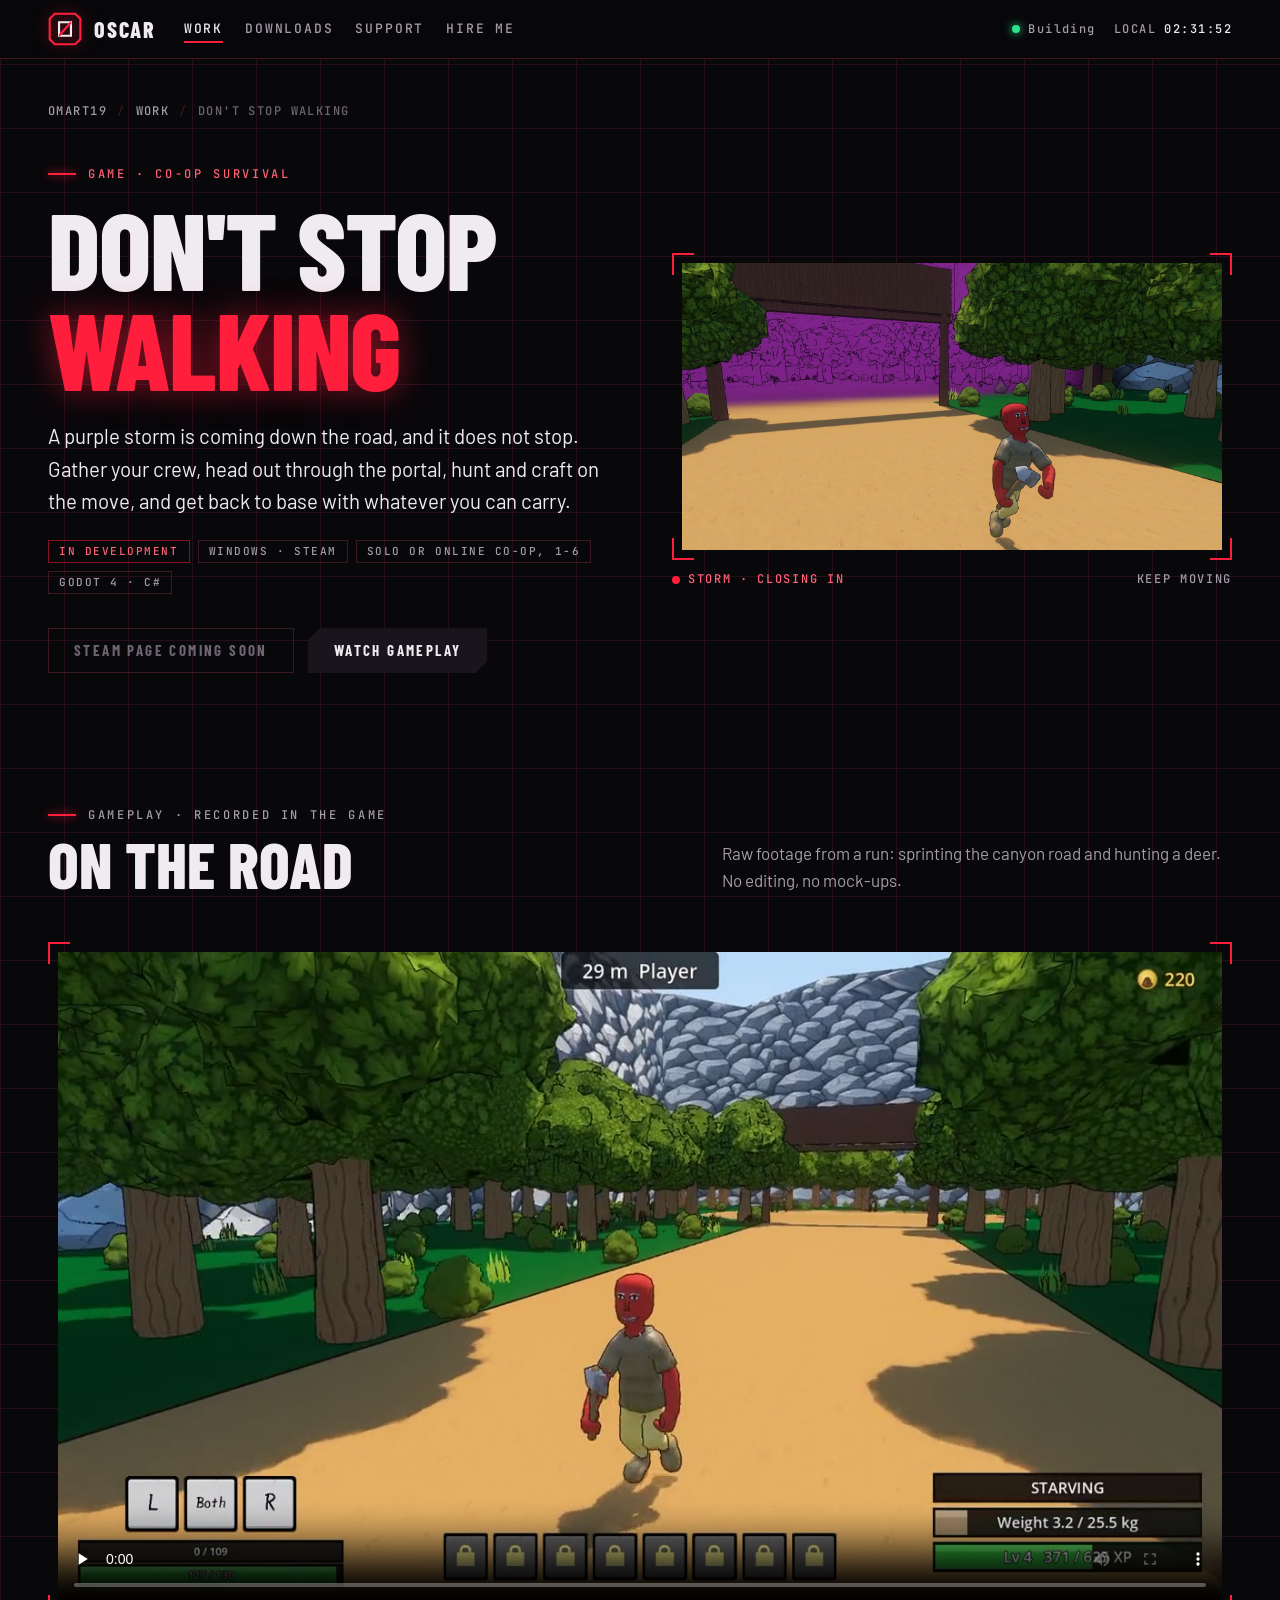
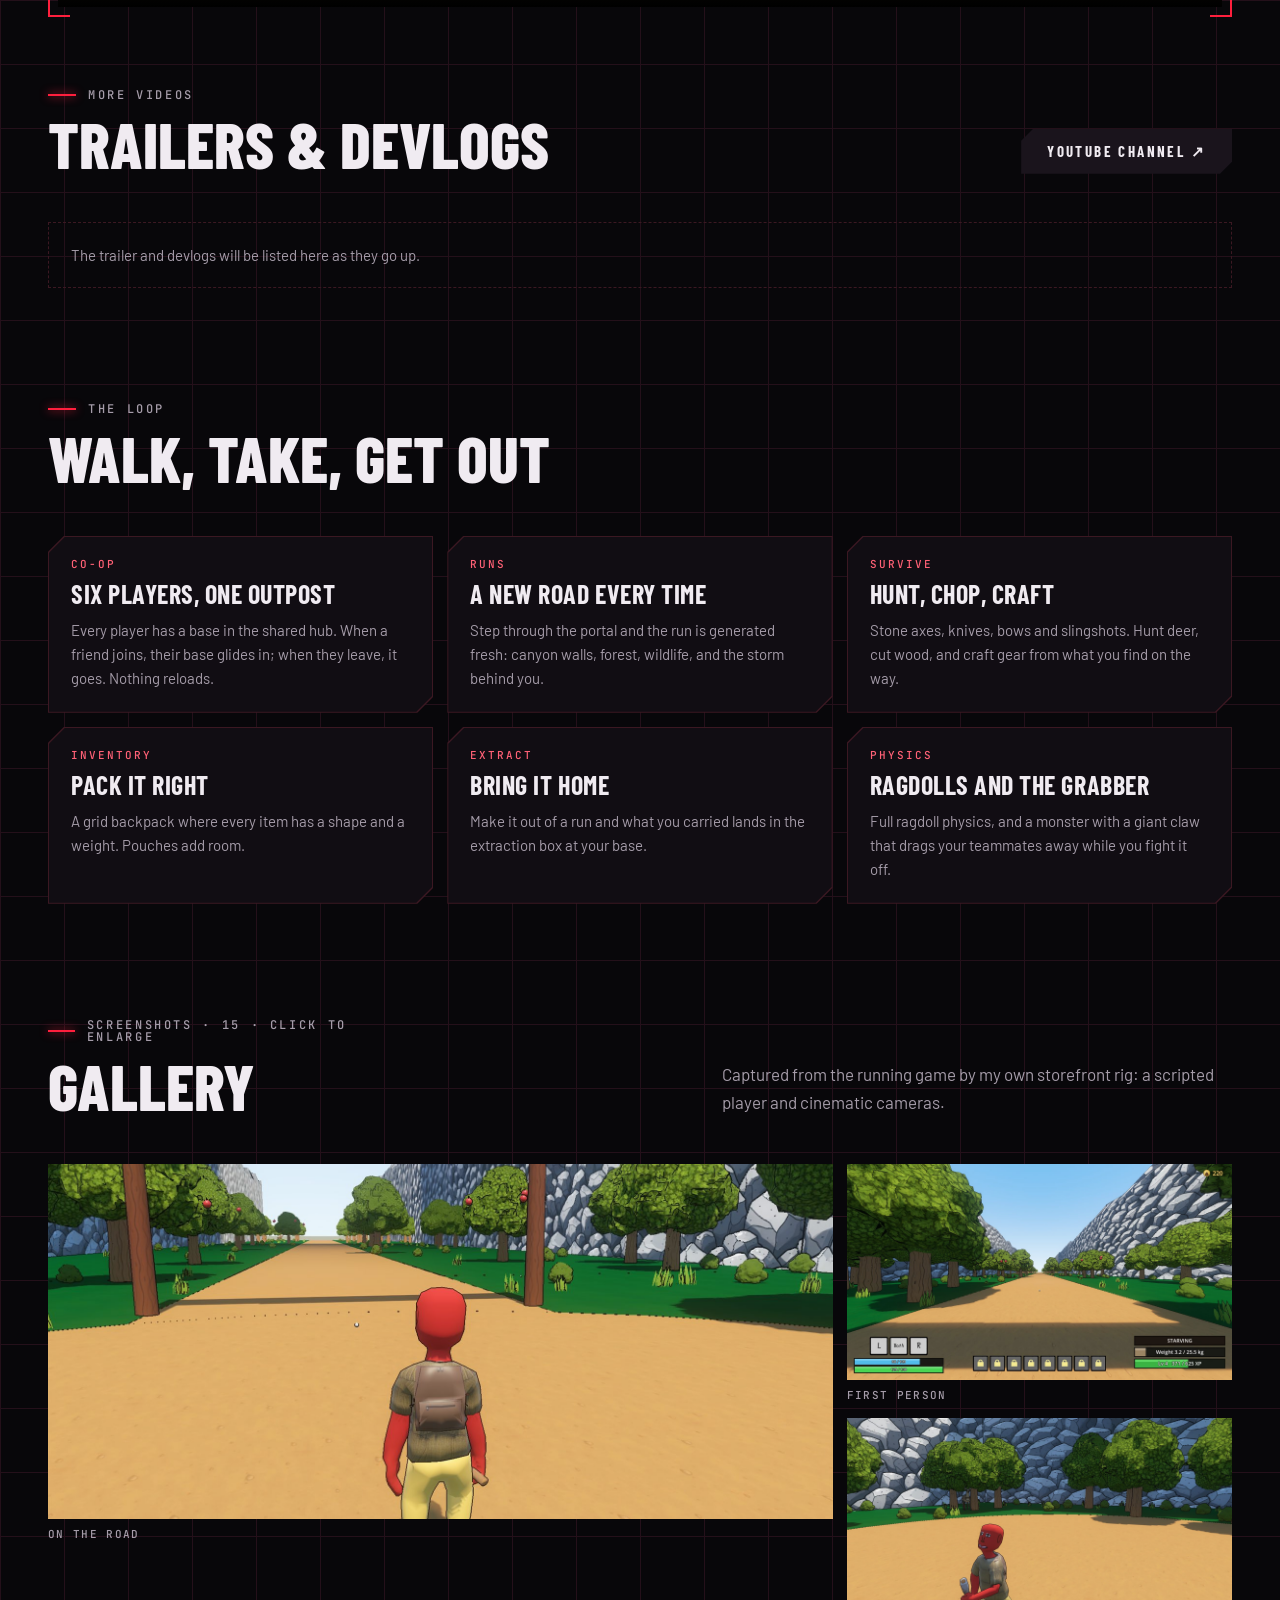
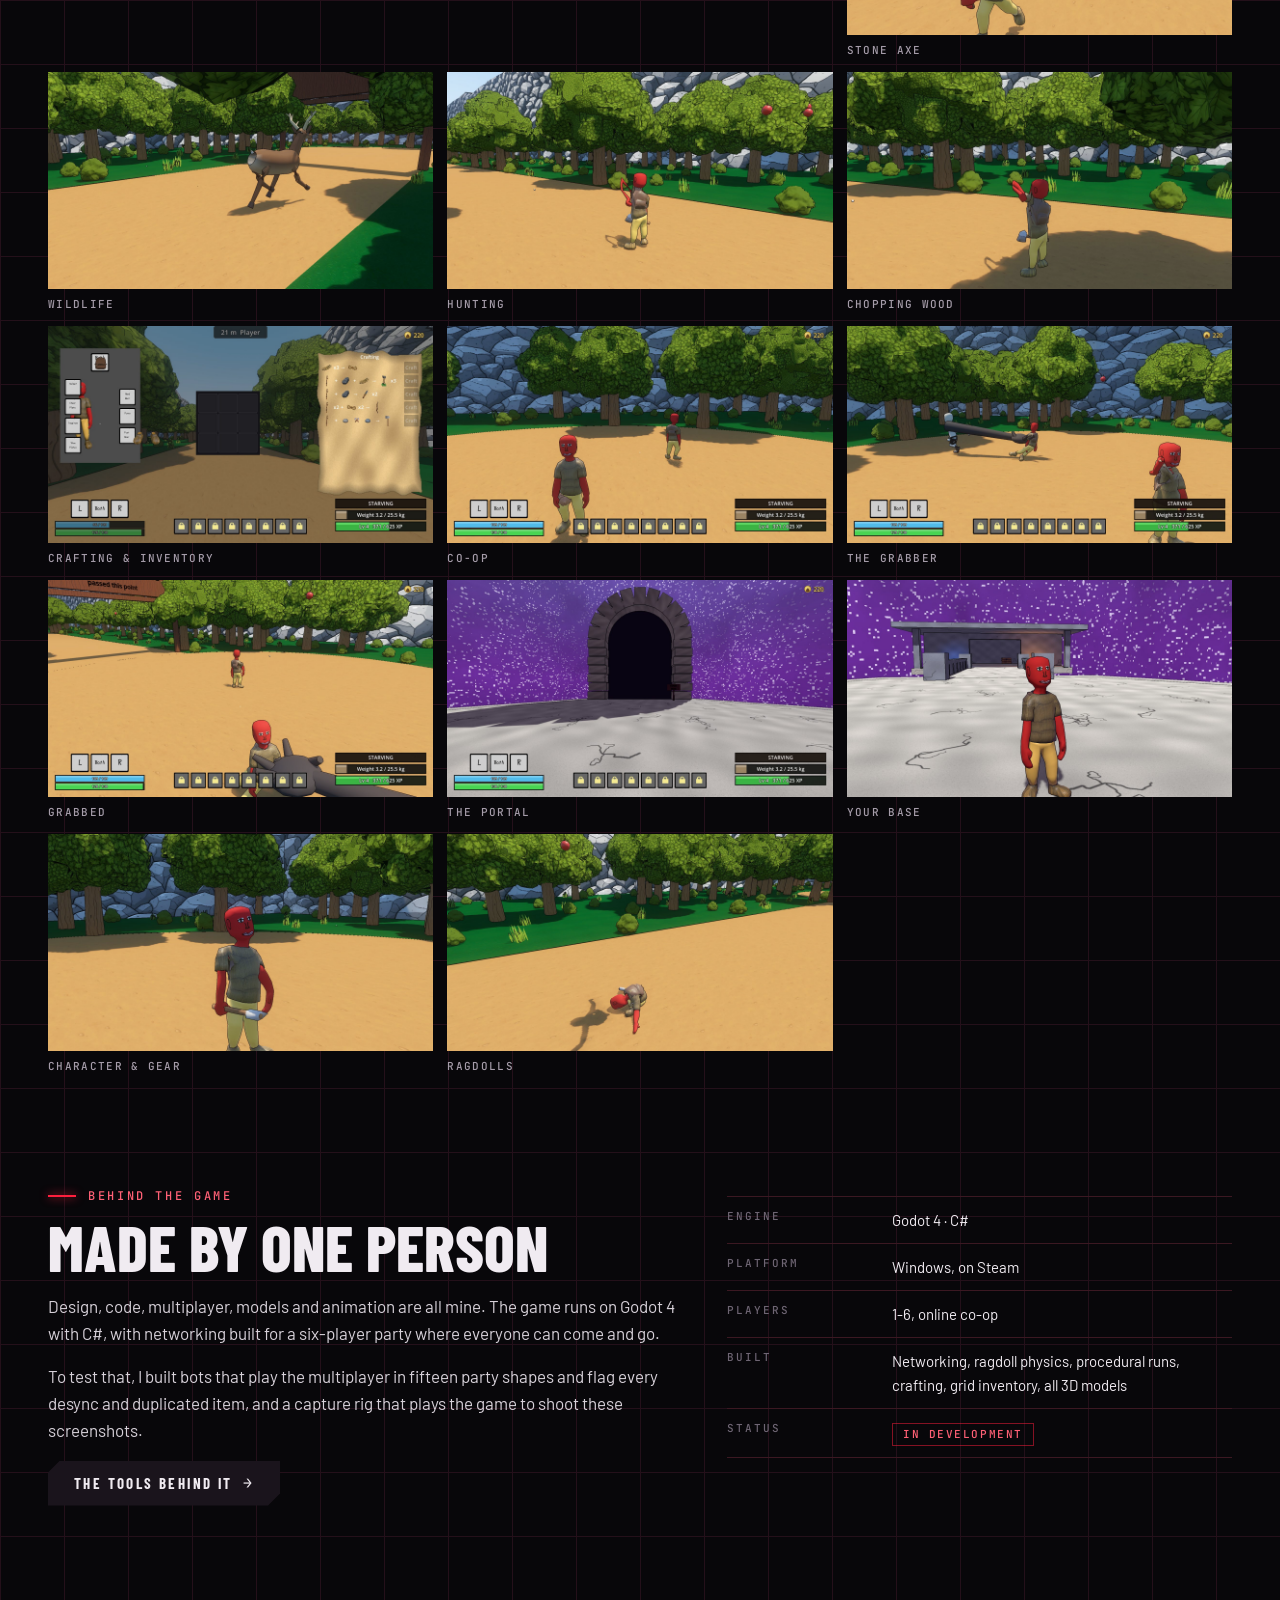
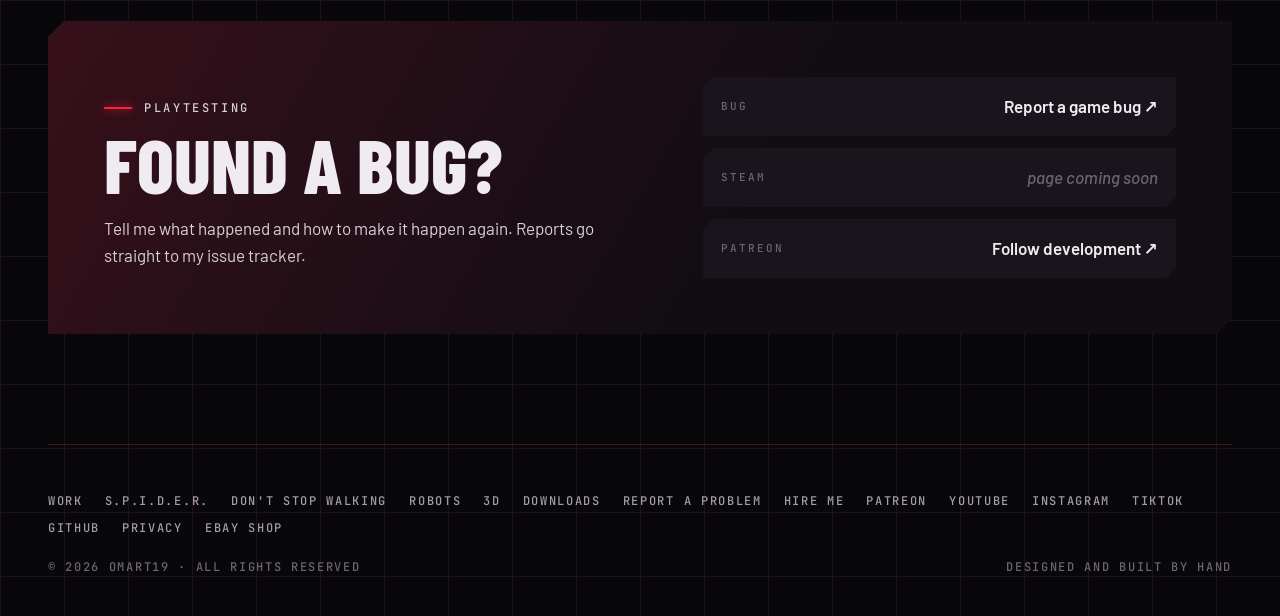
<file: projects/dont-stop-walking.html>
<!doctype html>
<html lang="en">
<head>
<!-- chrome:head -->
<meta charset="utf-8">
<meta name="viewport" content="width=device-width, initial-scale=1, viewport-fit=cover">
<link rel="icon" href="../assets/favicon.svg" type="image/svg+xml">
<link rel="preconnect" href="https://fonts.googleapis.com">
<link rel="preconnect" href="https://fonts.gstatic.com" crossorigin>
<link rel="stylesheet" href="https://fonts.googleapis.com/css2?family=Barlow+Condensed:wght@500;600;700;800&family=Barlow:wght@400;500;600&family=JetBrains+Mono:wght@400;500&display=swap">
<link rel="stylesheet" href="../assets/site.css">
<!-- /chrome:head -->
<title>Don't Stop Walking · OMART19</title>
<meta name="description" content="Don't Stop Walking is a co-op survival game for up to six players: run ahead of a purple storm, hunt, chop, craft and extract what you can carry.">
</head>
<body data-page="work">

<!-- chrome:bar -->
<header class="bar">
  <div class="wrap">
    <a class="brand" href="../index.html" aria-label="Oscar: home">
      <svg viewBox="0 0 40 40" aria-hidden="true"><path d="M8 2h24l6 6v24l-6 6H8l-6-6V8z" fill="none" stroke="#ff1f3d" stroke-width="2.5"/><path d="M13 12h14v16H13z" fill="none" stroke="#f0ebf1" stroke-width="2.5"/><path d="M27 12 13 28" stroke="#ff1f3d" stroke-width="2.5"/></svg>
      <b>OSCAR</b>
    </a>
    <nav class="nav" aria-label="Site">
      <a href="../index.html#work" data-nav="work" aria-current="page">Work</a>
      <a href="../downloads.html" data-nav="downloads">Downloads</a>
      <a href="../support.html" data-nav="support">Support</a>
      <a href="../hire.html" data-nav="hire">Hire me</a>
    </nav>
    <div class="status" aria-label="Status">
      <span class="led">Building</span>
      <span class="clock-wrap">LOCAL <span data-clock>--:--:--</span></span>
    </div>
  </div>
</header>
<!-- /chrome:bar -->

<main class="wrap">
  <nav class="crumbs" aria-label="Breadcrumb"><a href="../index.html">OMART19</a><span aria-hidden="true">/</span><a href="../index.html#work">Work</a><span aria-hidden="true">/</span><span>Don't Stop Walking</span></nav>

  <header class="page-hero">
    <div>
      <p class="eyebrow">Game · co-op survival</p>
      <h1>Don't Stop <span>Walking</span></h1>
      <p class="lead">A purple storm is coming down the road, and it does not stop. Gather your crew, head out through the portal, hunt and craft on the move, and get back to base with whatever you can carry.</p>
      <div class="facts">
        <span class="chip hot">In development</span>
        <span class="chip">Windows · Steam</span>
        <span class="chip">Solo or online co-op, 1-6</span>
        <span class="chip">Godot 4 · C#</span>
      </div>
      <div class="cta">
        <a class="btn primary pending" data-link="steam" data-off="Steam page coming soon" data-on="Wishlist on Steam ↗"><span data-label>Steam page coming soon</span></a>
        <a class="btn" href="#gameplay">Watch gameplay</a>
      </div>
    </div>
    <figure class="feed">
      <div class="corners">
        <button class="shot screen" type="button" data-full="../assets/img/dsw/02-flee-the-purple-storm.jpg" data-caption="Running ahead of the purple storm">
          <img src="../assets/img/dsw/02-flee-the-purple-storm.jpg" alt="A survivor sprints down a canyon road ahead of a purple storm wall" width="1600" height="900">
        </button>
      </div>
      <figcaption><span class="rec">Storm · closing in</span><span>Keep moving</span></figcaption>
    </figure>
  </header>

  <!-- ===================================================== GAMEPLAY -->
  <section class="sec tight" id="gameplay">
    <div class="sec-head small">
      <div>
        <p class="eyebrow">Gameplay · recorded in the game</p>
        <h2>On the road</h2>
      </div>
      <p>Raw footage from a run: sprinting the canyon road and hunting a deer. No editing, no mock-ups.</p>
    </div>
    <div class="video">
      <div class="corners">
        <video controls preload="none" playsinline poster="../assets/video/dsw-gameplay-poster.jpg">
          <source src="../assets/video/dsw-gameplay.mp4" type="video/mp4">
          Your browser cannot play this video.
        </video>
      </div>
    </div>
  </section>

  <section class="sec tight" id="videos">
    <div class="sec-head small">
      <div>
        <p class="eyebrow">More videos</p>
        <h2>Trailers &amp; devlogs</h2>
      </div>
      <a class="btn pending" data-link="youtube" data-off="YouTube channel" data-on="YouTube channel ↗"><span data-label>YouTube channel</span></a>
    </div>
    <div class="vlist" data-videos="dontStopWalking">
      <p class="empty">The trailer and devlogs will be listed here as they go up.</p>
    </div>
  </section>

  <!-- ===================================================== FEATURES -->
  <section class="sec" id="features">
    <div class="sec-head small">
      <div>
        <p class="eyebrow">The loop</p>
        <h2>Walk, take, get out</h2>
      </div>
    </div>
    <div class="cards three">
      <article class="card edge chamfer"><div class="inner chamfer">
        <p class="label">Co-op</p>
        <h3>Six players, one outpost</h3>
        <p>Every player has a base in the shared hub. When a friend joins, their base glides in; when they leave, it goes. Nothing reloads.</p>
      </div></article>
      <article class="card edge chamfer"><div class="inner chamfer">
        <p class="label">Runs</p>
        <h3>A new road every time</h3>
        <p>Step through the portal and the run is generated fresh: canyon walls, forest, wildlife, and the storm behind you.</p>
      </div></article>
      <article class="card edge chamfer"><div class="inner chamfer">
        <p class="label">Survive</p>
        <h3>Hunt, chop, craft</h3>
        <p>Stone axes, knives, bows and slingshots. Hunt deer, cut wood, and craft gear from what you find on the way.</p>
      </div></article>
      <article class="card edge chamfer"><div class="inner chamfer">
        <p class="label">Inventory</p>
        <h3>Pack it right</h3>
        <p>A grid backpack where every item has a shape and a weight. Pouches add room.</p>
      </div></article>
      <article class="card edge chamfer"><div class="inner chamfer">
        <p class="label">Extract</p>
        <h3>Bring it home</h3>
        <p>Make it out of a run and what you carried lands in the extraction box at your base.</p>
      </div></article>
      <article class="card edge chamfer"><div class="inner chamfer">
        <p class="label">Physics</p>
        <h3>Ragdolls and the Grabber</h3>
        <p>Full ragdoll physics, and a monster with a giant claw that drags your teammates away while you fight it off.</p>
      </div></article>
    </div>
  </section>

  <!-- ===================================================== GALLERY -->
  <section class="sec" id="screens">
    <div class="sec-head small">
      <div>
        <p class="eyebrow">Screenshots · 15 · click to enlarge</p>
        <h2>Gallery</h2>
      </div>
      <p>Captured from the running game by my own storefront rig: a scripted player and cinematic cameras.</p>
    </div>
    <div class="gallery">
      <figure class="wide">
        <button class="shot" type="button" data-full="../assets/img/dsw/01-survivor-on-the-road.jpg" data-caption="A survivor and their backpack on the tree-lined road">
          <img src="../assets/img/dsw/01-survivor-on-the-road.jpg" alt="A survivor with a backpack on a tree-lined dirt road between canyon walls" loading="lazy">
        </button>
        <figcaption>On the road</figcaption>
      </figure>
      <figure>
        <button class="shot" type="button" data-full="../assets/img/dsw/03-gameplay-hud.jpg" data-caption="First-person play with the full HUD">
          <img src="../assets/img/dsw/03-gameplay-hud.jpg" alt="First-person view down the road with the hotbar, health and weight readouts" loading="lazy">
        </button>
        <figcaption>First person</figcaption>
      </figure>
      <figure>
        <button class="shot" type="button" data-full="../assets/img/dsw/04-running-with-axe.jpg" data-caption="Running through the canyon with a stone axe">
          <img src="../assets/img/dsw/04-running-with-axe.jpg" alt="A survivor running with a stone axe" loading="lazy">
        </button>
        <figcaption>Stone axe</figcaption>
      </figure>
      <figure>
        <button class="shot" type="button" data-full="../assets/img/dsw/05-wildlife-deer.jpg" data-caption="A procedural deer crossing the road">
          <img src="../assets/img/dsw/05-wildlife-deer.jpg" alt="A deer running across the road" loading="lazy">
        </button>
        <figcaption>Wildlife</figcaption>
      </figure>
      <figure>
        <button class="shot" type="button" data-full="../assets/img/dsw/06-hunting.jpg" data-caption="Winding up a swing on the hunt">
          <img src="../assets/img/dsw/06-hunting.jpg" alt="A survivor winding up an axe swing" loading="lazy">
        </button>
        <figcaption>Hunting</figcaption>
      </figure>
      <figure>
        <button class="shot" type="button" data-full="../assets/img/dsw/07-chopping-wood.jpg" data-caption="Chopping a tree for wood">
          <img src="../assets/img/dsw/07-chopping-wood.jpg" alt="A survivor chopping a tree" loading="lazy">
        </button>
        <figcaption>Chopping wood</figcaption>
      </figure>
      <figure>
        <button class="shot" type="button" data-full="../assets/img/dsw/08-crafting-and-inventory.jpg" data-caption="Crafting recipes, the backpack grid and equipment">
          <img src="../assets/img/dsw/08-crafting-and-inventory.jpg" alt="The inventory screen: equipment slots, a grid backpack and a crafting recipe scroll" loading="lazy">
        </button>
        <figcaption>Crafting &amp; inventory</figcaption>
      </figure>
      <figure>
        <button class="shot" type="button" data-full="../assets/img/dsw/09-coop-multiplayer.jpg" data-caption="Co-op: two survivors together on the road">
          <img src="../assets/img/dsw/09-coop-multiplayer.jpg" alt="Two survivors on the road together" loading="lazy">
        </button>
        <figcaption>Co-op</figcaption>
      </figure>
      <figure>
        <button class="shot" type="button" data-full="../assets/img/dsw/10-grabber-drag.jpg" data-caption="The Grabber drags a teammate while the other fights back">
          <img src="../assets/img/dsw/10-grabber-drag.jpg" alt="A grabber monster drags one survivor while another fights it" loading="lazy">
        </button>
        <figcaption>The Grabber</figcaption>
      </figure>
      <figure>
        <button class="shot" type="button" data-full="../assets/img/dsw/11-monster-grab.jpg" data-caption="The Grabber's claw seizes a survivor">
          <img src="../assets/img/dsw/11-monster-grab.jpg" alt="A giant claw grabbing a survivor" loading="lazy">
        </button>
        <figcaption>Grabbed</figcaption>
      </figure>
      <figure>
        <button class="shot" type="button" data-full="../assets/img/dsw/12-outpost-portal.jpg" data-caption="The outpost hub: the portal that starts a run">
          <img src="../assets/img/dsw/12-outpost-portal.jpg" alt="A stone portal arch in the outpost hub" loading="lazy">
        </button>
        <figcaption>The portal</figcaption>
      </figure>
      <figure>
        <button class="shot" type="button" data-full="../assets/img/dsw/13-outpost-base.jpg" data-caption="A player's base in the outpost hub">
          <img src="../assets/img/dsw/13-outpost-base.jpg" alt="A survivor in front of their base building in the hub" loading="lazy">
        </button>
        <figcaption>Your base</figcaption>
      </figure>
      <figure>
        <button class="shot" type="button" data-full="../assets/img/dsw/14-character-gear-front.jpg" data-caption="Survivor in grass gear with a stone axe">
          <img src="../assets/img/dsw/14-character-gear-front.jpg" alt="A survivor character in grass armour with a stone axe" loading="lazy">
        </button>
        <figcaption>Character &amp; gear</figcaption>
      </figure>
      <figure>
        <button class="shot" type="button" data-full="../assets/img/dsw/15-ragdoll-physics.jpg" data-caption="Ragdoll physics">
          <img src="../assets/img/dsw/15-ragdoll-physics.jpg" alt="A survivor tumbling as a ragdoll" loading="lazy">
        </button>
        <figcaption>Ragdolls</figcaption>
      </figure>
    </div>
  </section>

  <!-- ===================================================== BUILT -->
  <section class="sec" id="built">
    <div class="split">
      <div class="copy">
        <p class="eyebrow">Behind the game</p>
        <h2>Made by one person</h2>
        <p>Design, code, multiplayer, models and animation are all mine. The game runs on Godot 4 with C#, with networking built for a six-player party where everyone can come and go.</p>
        <p>To test that, I built bots that play the multiplayer in fifteen party shapes and flag every desync and duplicated item, and a capture rig that plays the game to shoot these screenshots.</p>
        <p><a class="btn" href="../index.html#tools">The tools behind it <span class="arrow">→</span></a></p>
      </div>
      <dl class="spec">
        <div><dt>Engine</dt><dd>Godot 4 · C#</dd></div>
        <div><dt>Platform</dt><dd>Windows, on Steam</dd></div>
        <div><dt>Players</dt><dd>1-6, online co-op</dd></div>
        <div><dt>Built</dt><dd>Networking, ragdoll physics, procedural runs, crafting, grid inventory, all 3D models</dd></div>
        <div><dt>Status</dt><dd><span class="chip hot">In development</span></dd></div>
      </dl>
    </div>
  </section>

  <!-- ===================================================== HELP -->
  <section class="sec" id="help">
    <div class="contact edge chamfer">
      <div>
        <p class="eyebrow">Playtesting</p>
        <h2>Found a bug?</h2>
        <p>Tell me what happened and how to make it happen again. Reports go straight to my issue tracker.</p>
      </div>
      <div class="links">
        <a class="link pending" data-report="game-bug.yml" data-off="opens with the first playtest" data-on="Report a game bug ↗"><span>Bug</span><b data-label>opens with the first playtest</b></a>
        <a class="link pending" data-link="steam" data-off="page coming soon" data-on="Store page ↗"><span>Steam</span><b data-label>page coming soon</b></a>
        <a class="link pending" data-link="patreon" data-off="coming soon" data-on="Follow development ↗"><span>Patreon</span><b data-label>coming soon</b></a>
      </div>
    </div>
  </section>
</main>

<!-- chrome:foot -->
<footer class="foot wrap">
  <nav aria-label="Footer">
    <a href="../index.html#work">Work</a>
    <a href="../projects/spider.html">S.P.I.D.E.R.</a>
    <a href="../projects/dont-stop-walking.html">Don't Stop Walking</a>
    <a href="../projects/robots.html">Robots</a>
    <a href="../projects/3d.html">3D</a>
    <a href="../downloads.html">Downloads</a>
    <a href="../support.html">Report a problem</a>
    <a href="../hire.html">Hire me</a>
    <a class="pending" data-link="patreon">Patreon</a>
    <a class="pending" data-link="youtube">YouTube</a>
    <a class="pending" data-link="instagram">Instagram</a>
    <a class="pending" data-link="tiktok">TikTok</a>
    <a data-link="github" href="https://github.com/Omart19">GitHub</a>
    <a href="../privacy.html">Privacy</a>
    <a class="pending" data-link="ebay">eBay shop</a>
  </nav>
  <div class="legal">
    <span>© <span data-year>2026</span> OMART19 · all rights reserved</span>
    <span>Designed and built by hand</span>
  </div>
</footer>

<dialog id="viewer" aria-label="Screenshot">
  <img id="viewer-img" alt="">
  <p id="viewer-cap"></p>
</dialog>
<script src="../assets/config.js"></script>
<script src="../assets/site.js"></script>
<!-- /chrome:foot -->
</body>
</html>
</file>
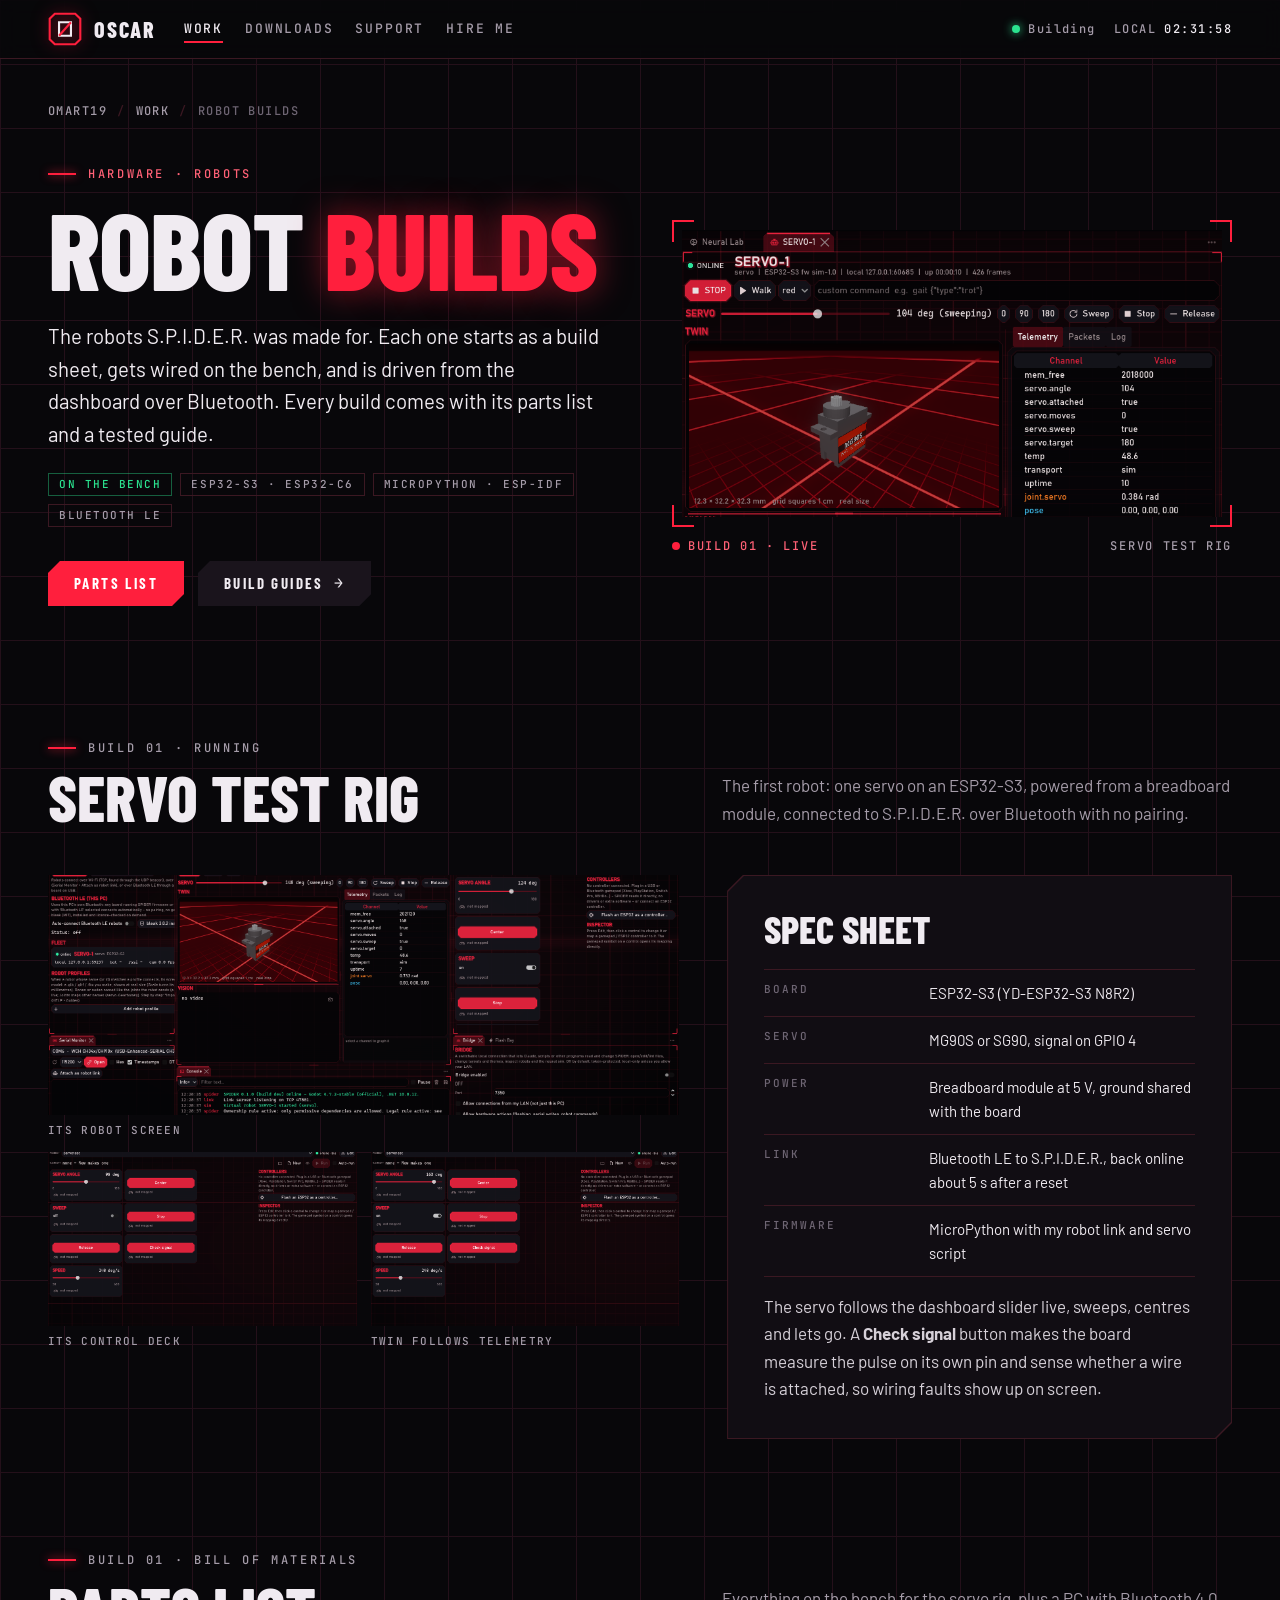
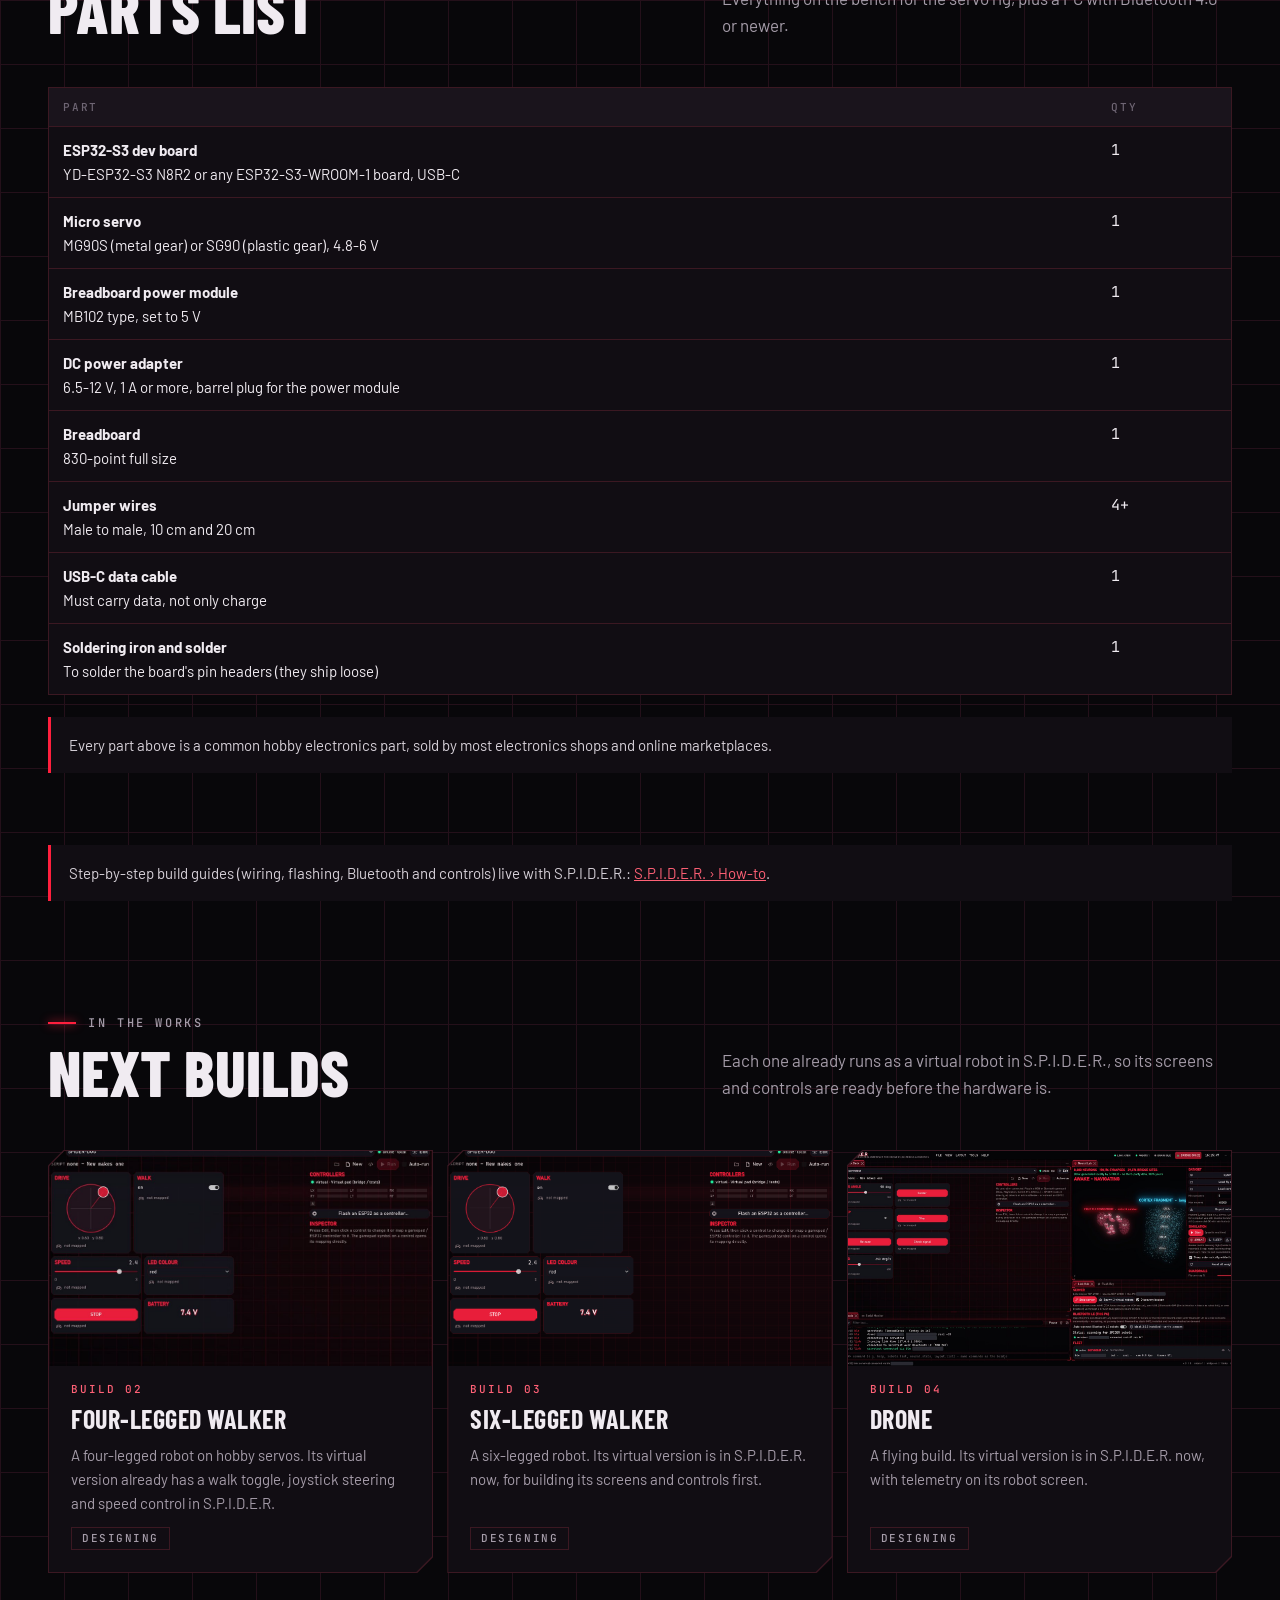
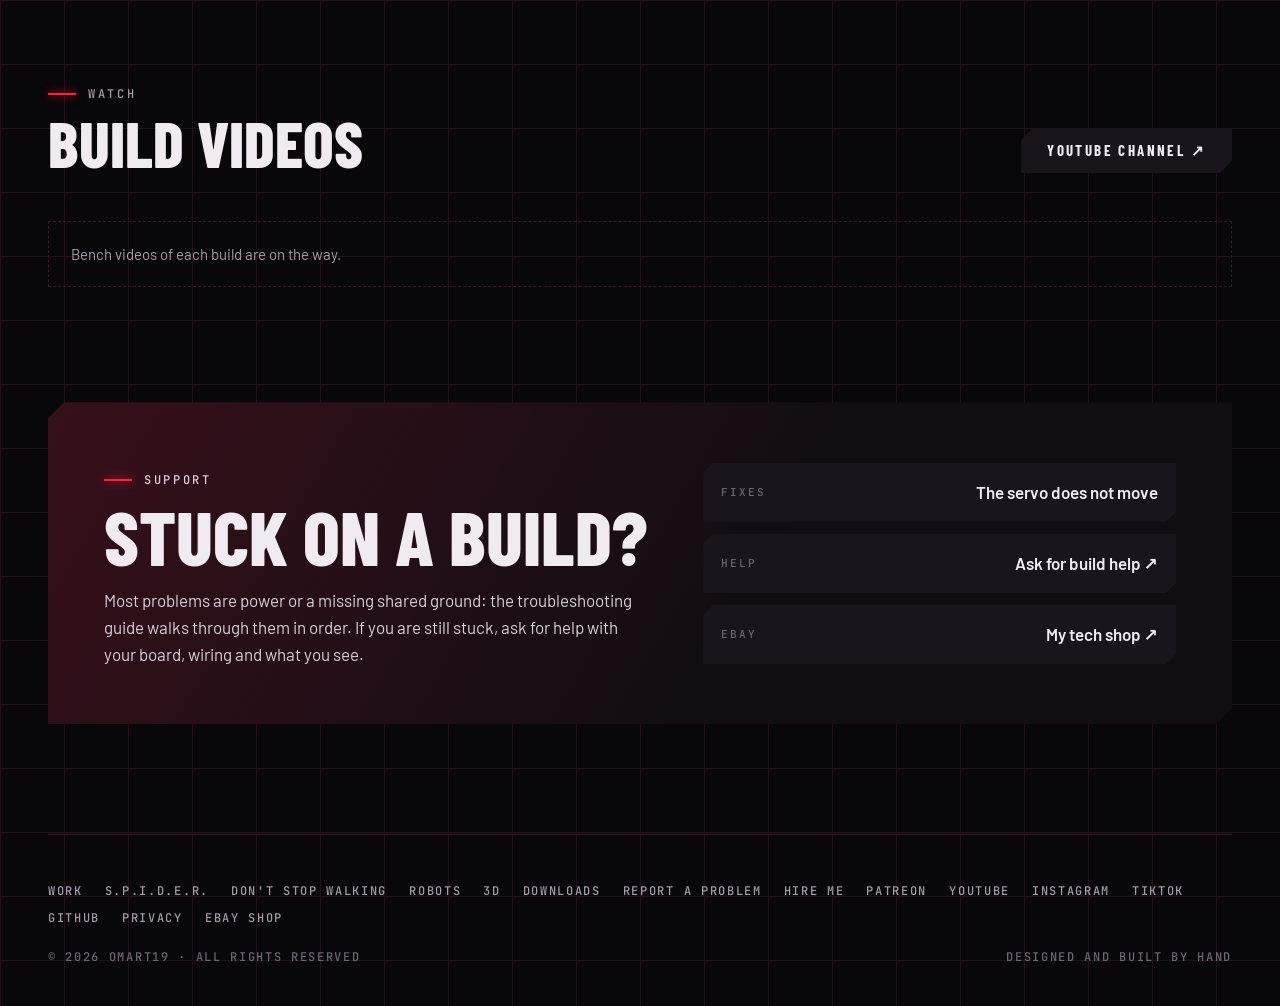
<file: projects/robots.html>
<!doctype html>
<html lang="en">
<head>
<!-- chrome:head -->
<meta charset="utf-8">
<meta name="viewport" content="width=device-width, initial-scale=1, viewport-fit=cover">
<link rel="icon" href="../assets/favicon.svg" type="image/svg+xml">
<link rel="preconnect" href="https://fonts.googleapis.com">
<link rel="preconnect" href="https://fonts.gstatic.com" crossorigin>
<link rel="stylesheet" href="https://fonts.googleapis.com/css2?family=Barlow+Condensed:wght@500;600;700;800&family=Barlow:wght@400;500;600&family=JetBrains+Mono:wght@400;500&display=swap">
<link rel="stylesheet" href="../assets/site.css">
<!-- /chrome:head -->
<title>Robot Builds · OMART19</title>
<meta name="description" content="Robot builds by OMART19: ESP32 boards, servos and Bluetooth, driven from S.P.I.D.E.R. Parts lists, wiring sheets and step-by-step tutorials.">
</head>
<body data-page="work">

<!-- chrome:bar -->
<header class="bar">
  <div class="wrap">
    <a class="brand" href="../index.html" aria-label="Oscar: home">
      <svg viewBox="0 0 40 40" aria-hidden="true"><path d="M8 2h24l6 6v24l-6 6H8l-6-6V8z" fill="none" stroke="#ff1f3d" stroke-width="2.5"/><path d="M13 12h14v16H13z" fill="none" stroke="#f0ebf1" stroke-width="2.5"/><path d="M27 12 13 28" stroke="#ff1f3d" stroke-width="2.5"/></svg>
      <b>OSCAR</b>
    </a>
    <nav class="nav" aria-label="Site">
      <a href="../index.html#work" data-nav="work" aria-current="page">Work</a>
      <a href="../downloads.html" data-nav="downloads">Downloads</a>
      <a href="../support.html" data-nav="support">Support</a>
      <a href="../hire.html" data-nav="hire">Hire me</a>
    </nav>
    <div class="status" aria-label="Status">
      <span class="led">Building</span>
      <span class="clock-wrap">LOCAL <span data-clock>--:--:--</span></span>
    </div>
  </div>
</header>
<!-- /chrome:bar -->

<main class="wrap">
  <nav class="crumbs" aria-label="Breadcrumb"><a href="../index.html">OMART19</a><span aria-hidden="true">/</span><a href="../index.html#work">Work</a><span aria-hidden="true">/</span><span>Robot builds</span></nav>

  <header class="page-hero">
    <div>
      <p class="eyebrow">Hardware · robots</p>
      <h1>Robot <span>builds</span></h1>
      <p class="lead">The robots S.P.I.D.E.R. was made for. Each one starts as a build sheet, gets wired on the bench, and is driven from the dashboard over Bluetooth. Every build comes with its parts list and a tested guide.</p>
      <div class="facts">
        <span class="chip live">On the bench</span>
        <span class="chip">ESP32-S3 · ESP32-C6</span>
        <span class="chip">MicroPython · ESP-IDF</span>
        <span class="chip">Bluetooth LE</span>
      </div>
      <div class="cta">
        <a class="btn primary" href="#parts">Parts list</a>
        <a class="btn" href="spider.html#how-to">Build guides <span class="arrow">→</span></a>
      </div>
    </div>
    <figure class="feed">
      <div class="corners">
        <button class="shot screen" type="button" data-full="../assets/tutorials/esp32-s3-servo-ble/13-robot-panel-sweep.png" data-caption="Build 01: the servo sweeping, with its live 3D twin">
          <img src="../assets/tutorials/esp32-s3-servo-ble/13-robot-panel-sweep.png" alt="The servo robot's screen in S.P.I.D.E.R.: the servo sweeping with its live 3D twin">
        </button>
      </div>
      <figcaption><span class="rec">Build 01 · live</span><span>Servo test rig</span></figcaption>
    </figure>
  </header>

  <!-- ===================================================== BUILD 01 -->
  <section class="sec tight" id="servo-rig">
    <div class="sec-head small">
      <div>
        <p class="eyebrow">Build 01 · running</p>
        <h2>Servo test rig</h2>
      </div>
      <p>The first robot: one servo on an ESP32-S3, powered from a breadboard module, connected to S.P.I.D.E.R. over Bluetooth with no pairing.</p>
    </div>
    <div class="split">
      <div class="gallery two">
        <figure class="wide">
          <button class="shot" type="button" data-full="../assets/tutorials/esp32-s3-servo-ble/12-robot-screen.png" data-caption="Its robot screen: gauges, live 3D twin, camera and telemetry">
            <img src="../assets/tutorials/esp32-s3-servo-ble/12-robot-screen.png" alt="The servo robot's full screen in S.P.I.D.E.R. with gauges, 3D twin, camera and telemetry" loading="lazy">
          </button>
          <figcaption>Its robot screen</figcaption>
        </figure>
        <figure>
          <button class="shot" type="button" data-full="../assets/tutorials/control-deck-and-controllers/02-servo-deck.png" data-caption="The controls the servo robot asks for">
            <img src="../assets/tutorials/control-deck-and-controllers/02-servo-deck.png" alt="The servo robot's deck: angle slider, Center, Sweep, Stop, Release, speed" loading="lazy">
          </button>
          <figcaption>Its control deck</figcaption>
        </figure>
        <figure>
          <button class="shot" type="button" data-full="../assets/tutorials/control-deck-and-controllers/03-sweep-follows-telemetry.png" data-caption="Sweeping: the 3D twin follows the servo's telemetry">
            <img src="../assets/tutorials/control-deck-and-controllers/03-sweep-follows-telemetry.png" alt="The deck sweeping the servo while its 3D twin follows the telemetry" loading="lazy">
          </button>
          <figcaption>Twin follows telemetry</figcaption>
        </figure>
      </div>
      <div class="panel edge chamfer"><div class="inner chamfer">
        <h3>Spec sheet</h3>
        <dl class="spec">
          <div><dt>Board</dt><dd>ESP32-S3 (YD-ESP32-S3 N8R2)</dd></div>
          <div><dt>Servo</dt><dd>MG90S or SG90, signal on GPIO 4</dd></div>
          <div><dt>Power</dt><dd>Breadboard module at 5 V, ground shared with the board</dd></div>
          <div><dt>Link</dt><dd>Bluetooth LE to S.P.I.D.E.R., back online about 5 s after a reset</dd></div>
          <div><dt>Firmware</dt><dd>MicroPython with my robot link and servo script</dd></div>
        </dl>
        <p>The servo follows the dashboard slider live, sweeps, centres and lets go. A <strong>Check signal</strong> button makes the board measure the pulse on its own pin and sense whether a wire is attached, so wiring faults show up on screen.</p>
      </div></div>
    </div>
  </section>

  <!-- ===================================================== PARTS -->
  <section class="sec" id="parts">
    <div class="sec-head small">
      <div>
        <p class="eyebrow">Build 01 · bill of materials</p>
        <h2>Parts list</h2>
      </div>
      <p>Everything on the bench for the servo rig, plus a PC with Bluetooth 4.0 or newer.</p>
    </div>
    <div class="table-wrap">
      <table>
        <thead><tr><th>Part</th><th>Qty</th><th hidden>Where to get it</th></tr></thead>
        <tbody data-parts="servoRig">
          <tr><td><strong>ESP32-S3 dev board</strong><br>YD-ESP32-S3 N8R2 or any ESP32-S3-WROOM-1 board, USB-C</td><td class="mono">1</td></tr>
          <tr><td><strong>Micro servo</strong><br>MG90S (metal gear) or SG90 (plastic gear), 4.8-6 V</td><td class="mono">1</td></tr>
          <tr><td><strong>Breadboard power module</strong><br>MB102 type, set to 5 V</td><td class="mono">1</td></tr>
          <tr><td><strong>DC power adapter</strong><br>6.5-12 V, 1 A or more, barrel plug for the power module</td><td class="mono">1</td></tr>
          <tr><td><strong>Breadboard</strong><br>830-point full size</td><td class="mono">1</td></tr>
          <tr><td><strong>Jumper wires</strong><br>Male to male, 10 cm and 20 cm</td><td class="mono">4+</td></tr>
          <tr><td><strong>USB-C data cable</strong><br>Must carry data, not only charge</td><td class="mono">1</td></tr>
          <tr><td><strong>Soldering iron and solder</strong><br>To solder the board's pin headers (they ship loose)</td><td class="mono">1</td></tr>
        </tbody>
      </table>
    </div>
    <p class="note gap-top">Every part above is a common hobby electronics part, sold by most electronics shops and online marketplaces.</p>
    <p class="note gap-top" data-parts-affiliate="servoRig" hidden>Links marked (affiliate) are affiliate links: I may earn a small commission if you buy through them, at no extra cost to you.</p>
  </section>

  <section class="sec tight" id="guides">
    <p class="note">Step-by-step build guides (wiring, flashing, Bluetooth and controls) live with S.P.I.D.E.R.: <a href="spider.html#how-to">S.P.I.D.E.R. › How-to</a>.</p>
  </section>

  <!-- ===================================================== NEXT -->
  <section class="sec" id="next">
    <div class="sec-head small">
      <div>
        <p class="eyebrow">In the works</p>
        <h2>Next builds</h2>
      </div>
      <p>Each one already runs as a virtual robot in S.P.I.D.E.R., so its screens and controls are ready before the hardware is.</p>
    </div>
    <div class="cards three">
      <article class="card edge chamfer"><div class="inner chamfer">
        <div class="pic"><img src="../assets/img/spider-virtual.jpg" alt="The Control Deck for a virtual walking robot" loading="lazy"></div>
        <p class="label">Build 02</p>
        <h3>Four-legged walker</h3>
        <p>A four-legged robot on hobby servos. Its virtual version already has a walk toggle, joystick steering and speed control in S.P.I.D.E.R.</p>
        <span class="chip">Designing</span>
      </div></article>
      <article class="card edge chamfer"><div class="inner chamfer">
        <div class="pic"><img src="../assets/tutorials/control-deck-and-controllers/11-virtual-robot-deck.png" alt="A virtual robot's deck in S.P.I.D.E.R." loading="lazy"></div>
        <p class="label">Build 03</p>
        <h3>Six-legged walker</h3>
        <p>A six-legged robot. Its virtual version is in S.P.I.D.E.R. now, for building its screens and controls first.</p>
        <span class="chip">Designing</span>
      </div></article>
      <article class="card edge chamfer"><div class="inner chamfer">
        <div class="pic"><img src="../assets/img/spider-deck.jpg" alt="The S.P.I.D.E.R. command center" loading="lazy"></div>
        <p class="label">Build 04</p>
        <h3>Drone</h3>
        <p>A flying build. Its virtual version is in S.P.I.D.E.R. now, with telemetry on its robot screen.</p>
        <span class="chip">Designing</span>
      </div></article>
    </div>
  </section>

  <!-- ===================================================== VIDEOS -->
  <section class="sec" id="videos">
    <div class="sec-head small">
      <div>
        <p class="eyebrow">Watch</p>
        <h2>Build videos</h2>
      </div>
      <a class="btn pending" data-link="youtube" data-off="YouTube channel" data-on="YouTube channel ↗"><span data-label>YouTube channel</span></a>
    </div>
    <div class="vlist" data-videos="robots">
      <p class="empty">Bench videos of each build are on the way.</p>
    </div>
  </section>

  <!-- ===================================================== HELP -->
  <section class="sec" id="help">
    <div class="contact edge chamfer">
      <div>
        <p class="eyebrow">Support</p>
        <h2>Stuck on a build?</h2>
        <p>Most problems are power or a missing shared ground: the troubleshooting guide walks through them in order. If you are still stuck, ask for help with your board, wiring and what you see.</p>
      </div>
      <div class="links">
        <a class="link" href="../tutorials/esp32-s3-servo-ble.html#the-servo-does-not-move"><span>Fixes</span><b>The servo does not move</b></a>
        <a class="link pending" data-report="robot-build.yml" data-off="opens with the first release" data-on="Ask for build help ↗"><span>Help</span><b data-label>opens with the first release</b></a>
        <a class="link pending" data-link="ebay" data-off="coming soon" data-on="My tech shop ↗"><span>eBay</span><b data-label>coming soon</b></a>
      </div>
    </div>
  </section>
</main>

<!-- chrome:foot -->
<footer class="foot wrap">
  <nav aria-label="Footer">
    <a href="../index.html#work">Work</a>
    <a href="../projects/spider.html">S.P.I.D.E.R.</a>
    <a href="../projects/dont-stop-walking.html">Don't Stop Walking</a>
    <a href="../projects/robots.html">Robots</a>
    <a href="../projects/3d.html">3D</a>
    <a href="../downloads.html">Downloads</a>
    <a href="../support.html">Report a problem</a>
    <a href="../hire.html">Hire me</a>
    <a class="pending" data-link="patreon">Patreon</a>
    <a class="pending" data-link="youtube">YouTube</a>
    <a class="pending" data-link="instagram">Instagram</a>
    <a class="pending" data-link="tiktok">TikTok</a>
    <a data-link="github" href="https://github.com/Omart19">GitHub</a>
    <a href="../privacy.html">Privacy</a>
    <a class="pending" data-link="ebay">eBay shop</a>
  </nav>
  <div class="legal">
    <span>© <span data-year>2026</span> OMART19 · all rights reserved</span>
    <span>Designed and built by hand</span>
  </div>
</footer>

<dialog id="viewer" aria-label="Screenshot">
  <img id="viewer-img" alt="">
  <p id="viewer-cap"></p>
</dialog>
<script src="../assets/config.js"></script>
<script src="../assets/site.js"></script>
<!-- /chrome:foot -->
</body>
</html>
</file>
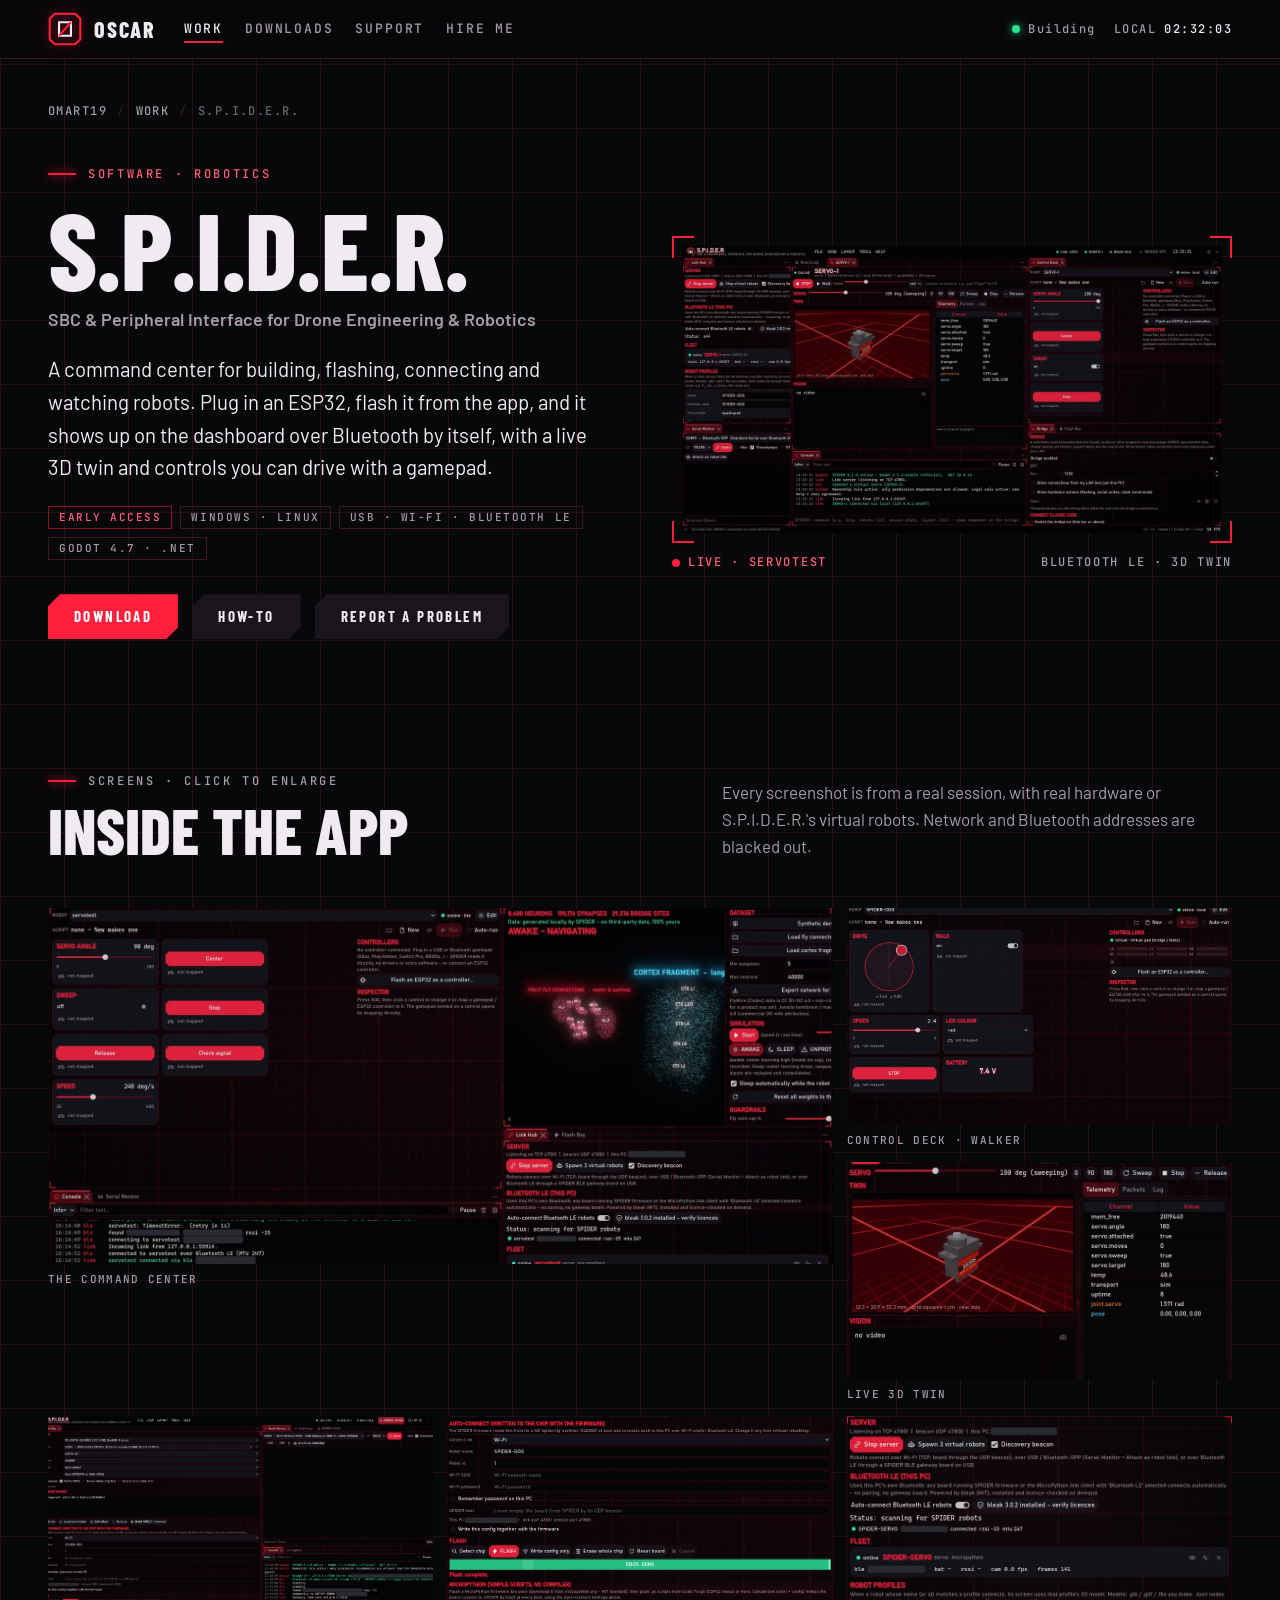
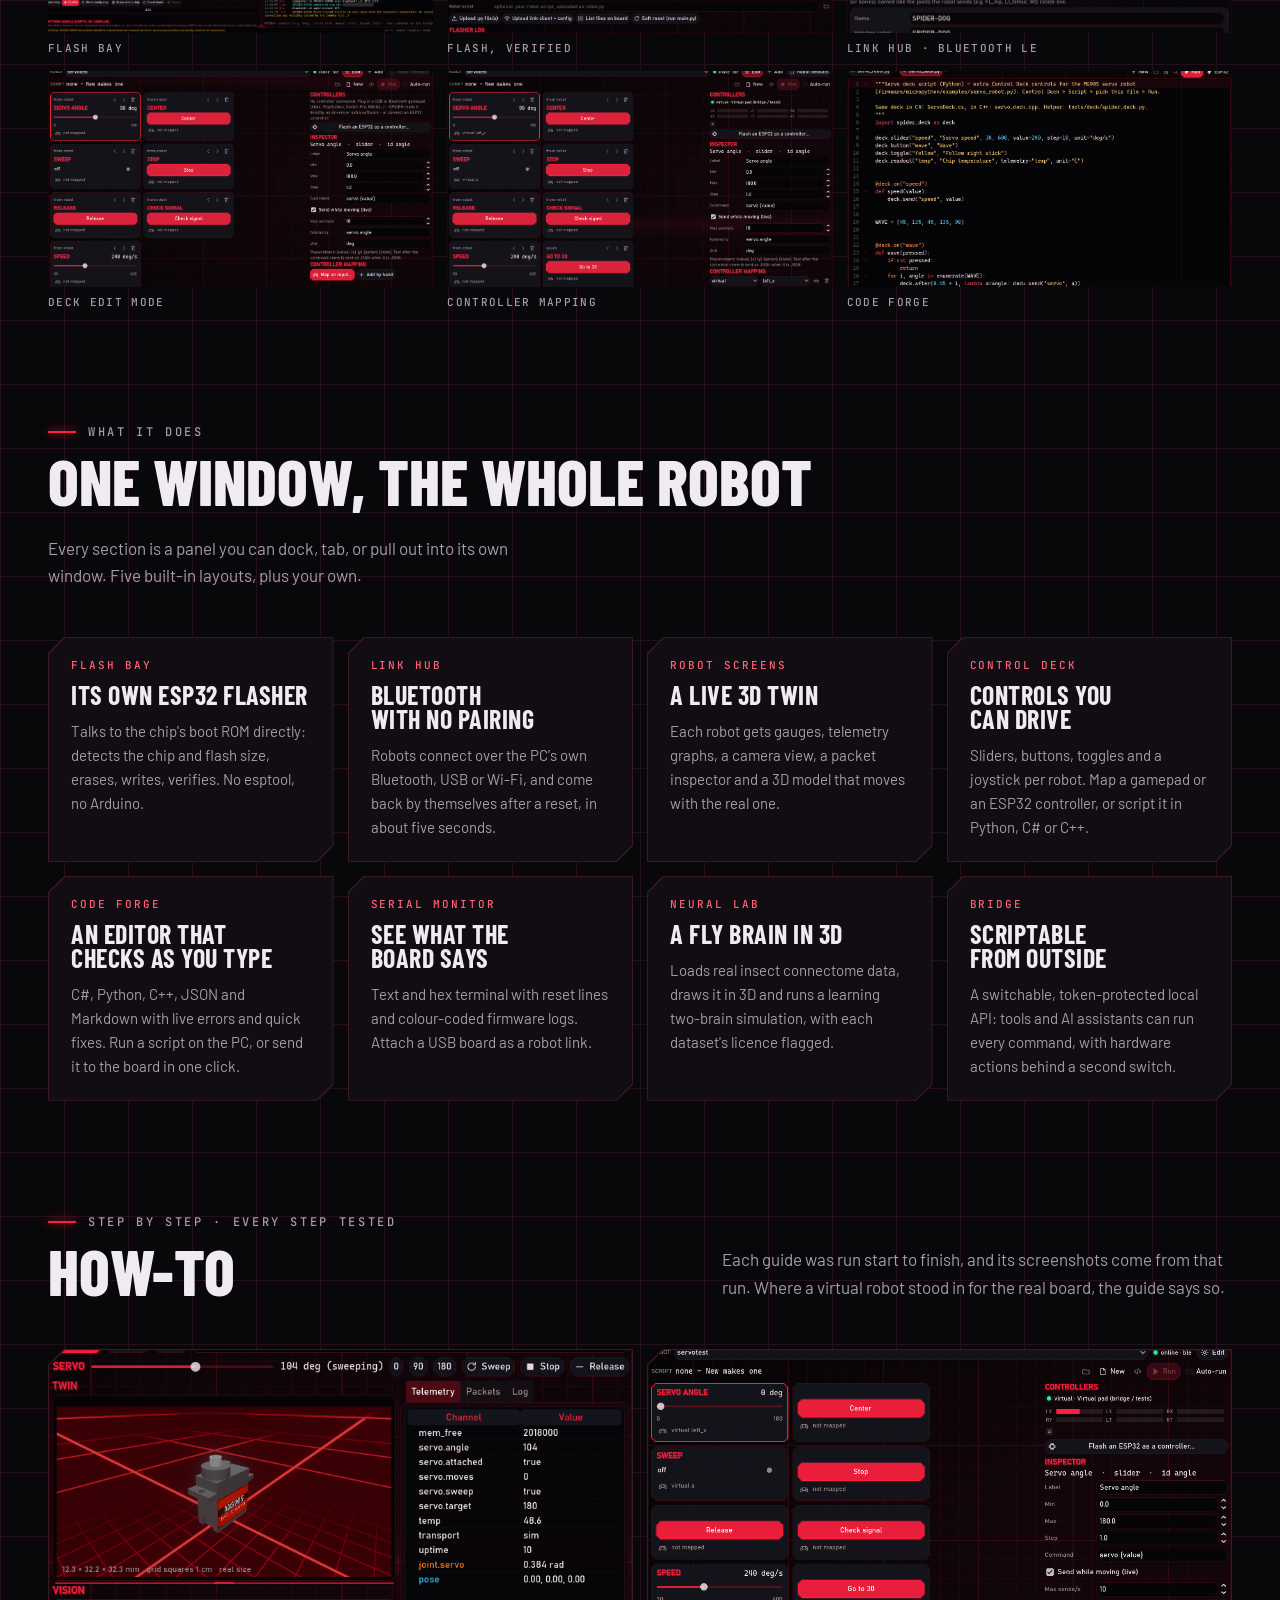
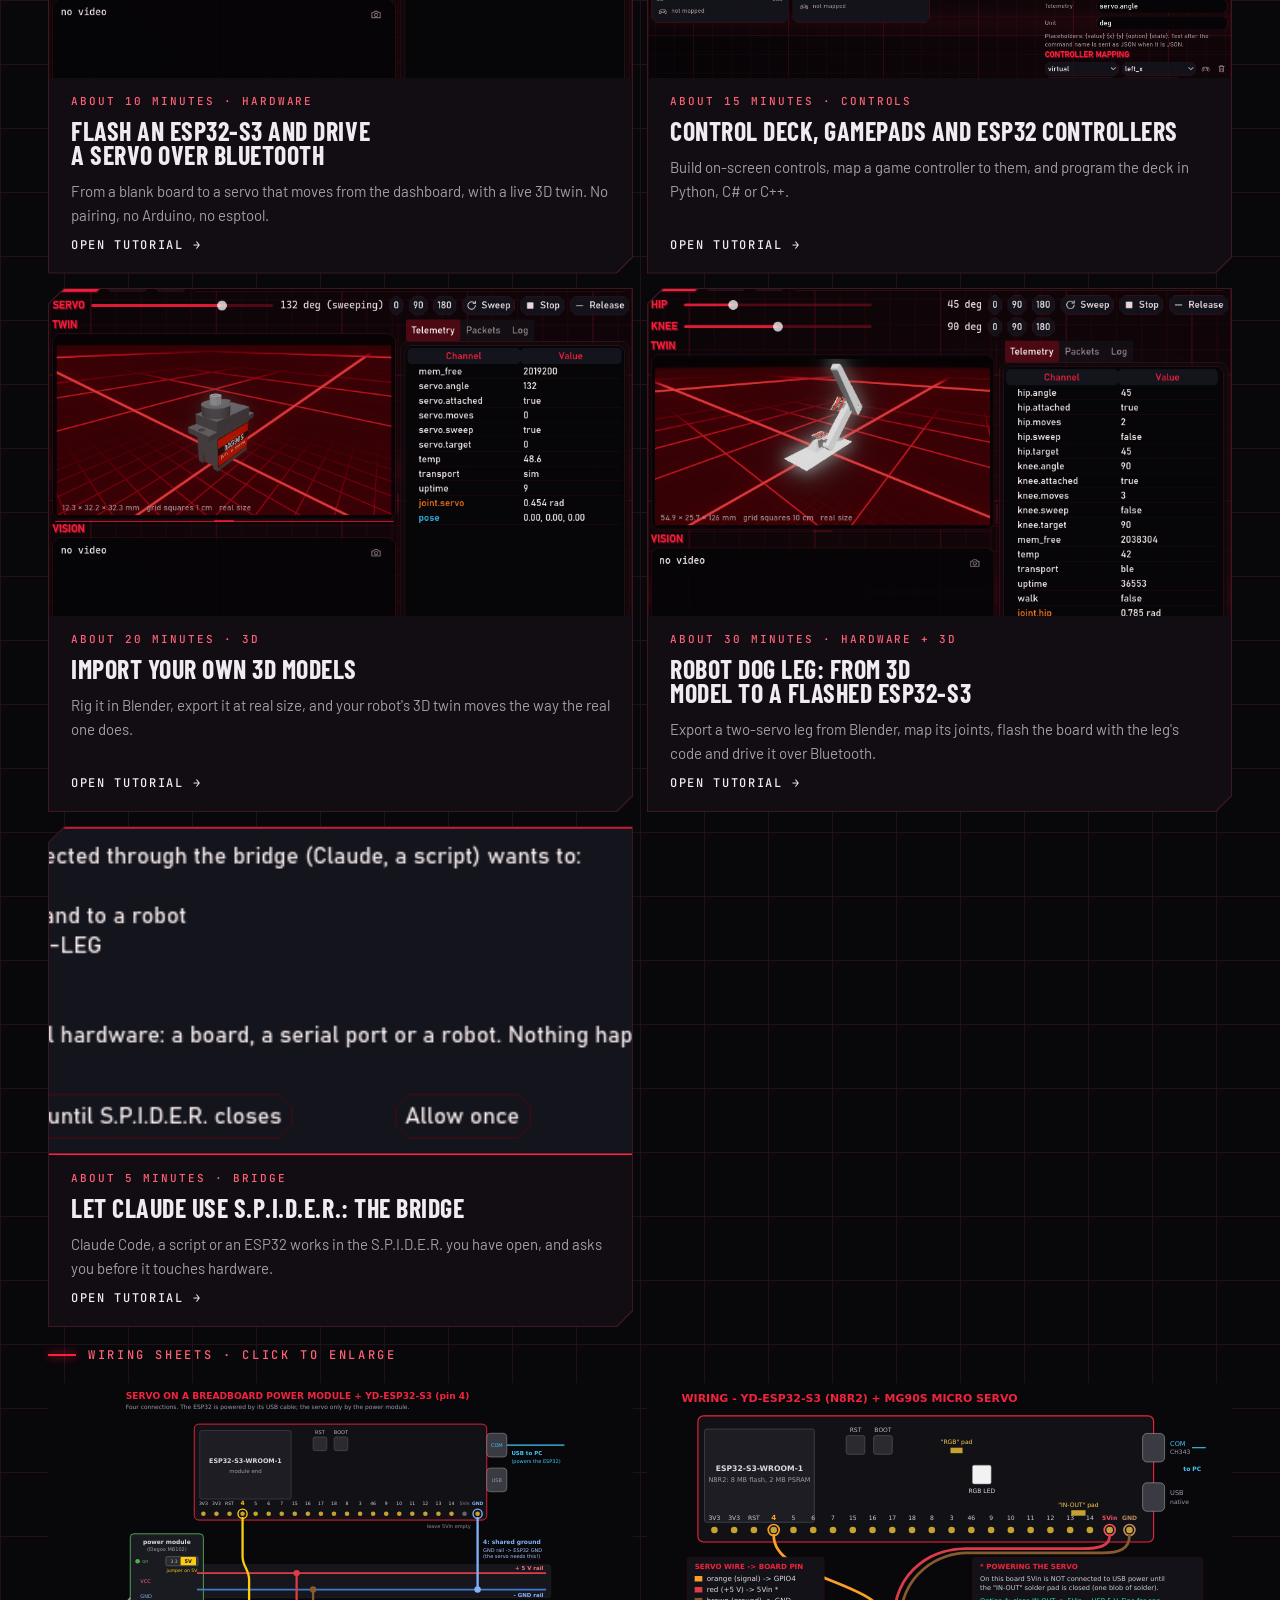
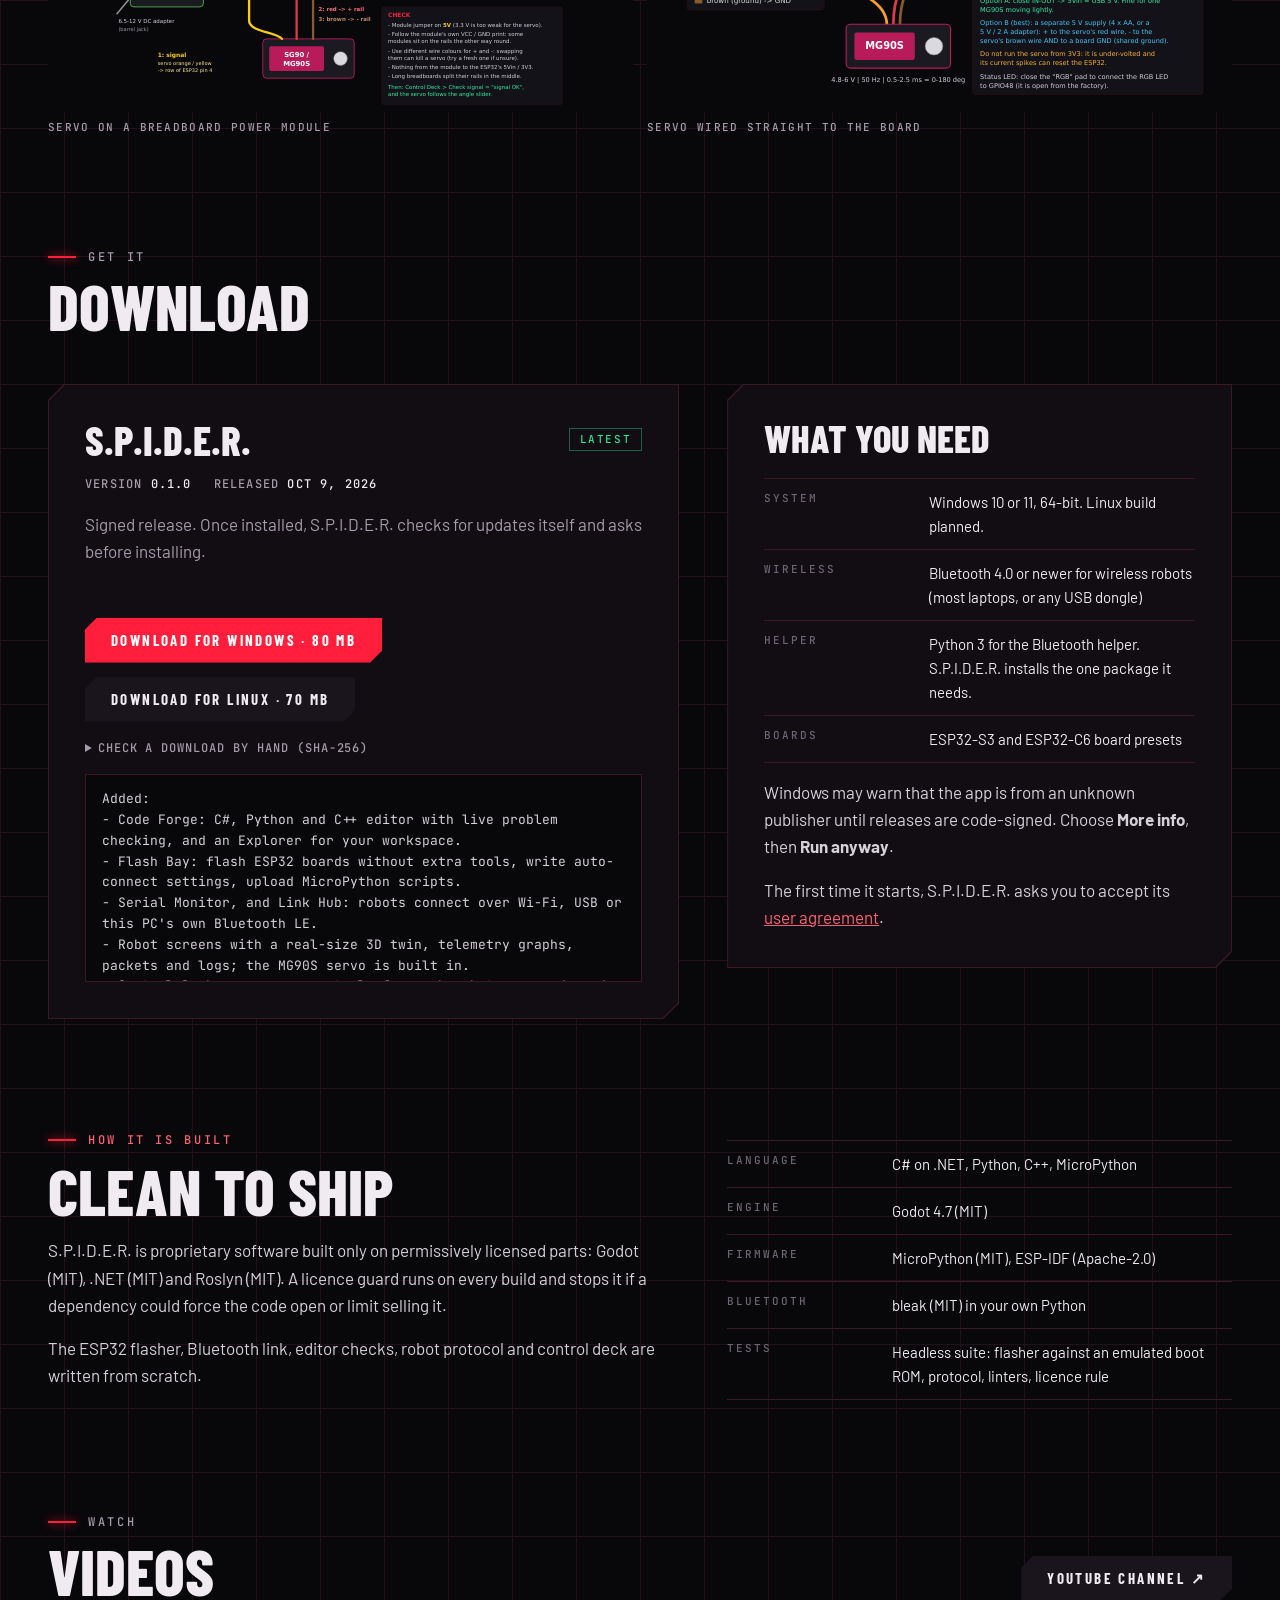
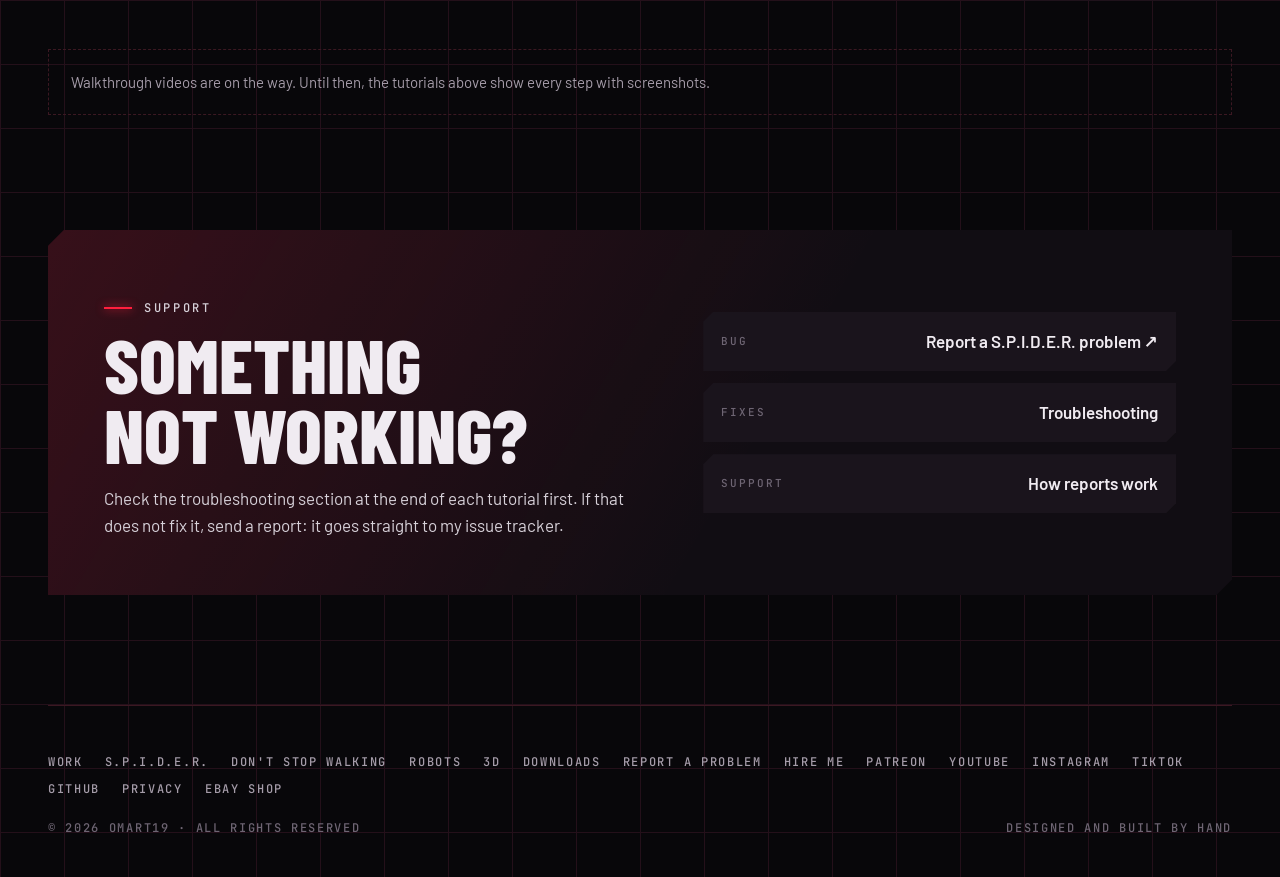
<file: projects/spider.html>
<!doctype html>
<html lang="en">
<head>
<!-- chrome:head -->
<meta charset="utf-8">
<meta name="viewport" content="width=device-width, initial-scale=1, viewport-fit=cover">
<link rel="icon" href="../assets/favicon.svg" type="image/svg+xml">
<link rel="preconnect" href="https://fonts.googleapis.com">
<link rel="preconnect" href="https://fonts.gstatic.com" crossorigin>
<link rel="stylesheet" href="https://fonts.googleapis.com/css2?family=Barlow+Condensed:wght@500;600;700;800&family=Barlow:wght@400;500;600&family=JetBrains+Mono:wght@400;500&display=swap">
<link rel="stylesheet" href="../assets/site.css">
<!-- /chrome:head -->
<title>S.P.I.D.E.R. · OMART19</title>
<meta name="description" content="S.P.I.D.E.R. is a command center for robots: it flashes ESP32 boards, connects them over Bluetooth with no pairing, gives each one a live 3D twin and a control deck.">
</head>
<body data-page="work">

<!-- chrome:bar -->
<header class="bar">
  <div class="wrap">
    <a class="brand" href="../index.html" aria-label="Oscar: home">
      <svg viewBox="0 0 40 40" aria-hidden="true"><path d="M8 2h24l6 6v24l-6 6H8l-6-6V8z" fill="none" stroke="#ff1f3d" stroke-width="2.5"/><path d="M13 12h14v16H13z" fill="none" stroke="#f0ebf1" stroke-width="2.5"/><path d="M27 12 13 28" stroke="#ff1f3d" stroke-width="2.5"/></svg>
      <b>OSCAR</b>
    </a>
    <nav class="nav" aria-label="Site">
      <a href="../index.html#work" data-nav="work" aria-current="page">Work</a>
      <a href="../downloads.html" data-nav="downloads">Downloads</a>
      <a href="../support.html" data-nav="support">Support</a>
      <a href="../hire.html" data-nav="hire">Hire me</a>
    </nav>
    <div class="status" aria-label="Status">
      <span class="led">Building</span>
      <span class="clock-wrap">LOCAL <span data-clock>--:--:--</span></span>
    </div>
  </div>
</header>
<!-- /chrome:bar -->

<main class="wrap">
  <nav class="crumbs" aria-label="Breadcrumb"><a href="../index.html">OMART19</a><span aria-hidden="true">/</span><a href="../index.html#work">Work</a><span aria-hidden="true">/</span><span>S.P.I.D.E.R.</span></nav>

  <header class="page-hero">
    <div>
      <p class="eyebrow">Software · robotics</p>
      <h1>S.P.I.D.E.R.<small>SBC &amp; Peripheral Interface for Drone Engineering &amp; Robotics</small></h1>
      <p class="lead">A command center for building, flashing, connecting and watching robots. Plug in an ESP32, flash it from the app, and it shows up on the dashboard over Bluetooth by itself, with a live 3D twin and controls you can drive with a gamepad.</p>
      <div class="facts">
        <span class="chip hot">Early access</span>
        <span class="chip">Windows · Linux</span>
        <span class="chip">USB · Wi-Fi · Bluetooth LE</span>
        <span class="chip">Godot 4.7 · .NET</span>
      </div>
      <div class="cta">
        <a class="btn primary" href="#download">Download</a>
        <a class="btn" href="#how-to">How-to</a>
        <a class="btn pending" data-report="spider-bug.yml" data-off="Reports open soon" data-on="Report a problem"><span data-label>Reports open soon</span></a>
      </div>
    </div>
    <figure class="feed">
      <div class="corners">
        <button class="shot screen" type="button" data-full="../assets/img/spider-robot.jpg" data-caption="A robot's screen: real-size 3D twin, telemetry, Control Deck, console">
          <img src="../assets/img/spider-robot.jpg" alt="S.P.I.D.E.R. robot screen: real-size 3D twin of an MG90S servo, telemetry table, Control Deck and console" width="1200" height="638">
        </button>
      </div>
      <figcaption><span class="rec">Live · servotest</span><span>Bluetooth LE · 3D twin</span></figcaption>
    </figure>
  </header>

  <!-- ===================================================== SCREENS -->
  <section class="sec tight" id="screens">
    <div class="sec-head small">
      <div>
        <p class="eyebrow">Screens · click to enlarge</p>
        <h2>Inside the app</h2>
      </div>
      <p>Every screenshot is from a real session, with real hardware or S.P.I.D.E.R.'s virtual robots. Network and Bluetooth addresses are blacked out.</p>
    </div>
    <div class="gallery">
      <figure class="wide">
        <button class="shot" type="button" data-full="../assets/img/spider-deck.jpg" data-caption="The command center: Control Deck, Neural Lab and Link Hub">
          <img src="../assets/img/spider-deck.jpg" alt="The full S.P.I.D.E.R. window with the Control Deck, neural lab and Bluetooth link hub" loading="lazy">
        </button>
        <figcaption>The command center</figcaption>
      </figure>
      <figure>
        <button class="shot" type="button" data-full="../assets/img/spider-virtual.jpg" data-caption="Control Deck for a walking robot: joystick, toggles, sliders">
          <img src="../assets/img/spider-virtual.jpg" alt="Control Deck with a joystick, walk toggle, speed slider, LED colour list and battery readout" loading="lazy">
        </button>
        <figcaption>Control Deck · walker</figcaption>
      </figure>
      <figure>
        <button class="shot" type="button" data-full="../assets/img/spider-twin.jpg" data-caption="The servo's 3D twin follows the real one">
          <img src="../assets/img/spider-twin.jpg" alt="A robot panel showing the MG90S servo's 3D twin at real size while it sweeps" loading="lazy">
        </button>
        <figcaption>Live 3D twin</figcaption>
      </figure>
      <figure>
        <button class="shot" type="button" data-full="../assets/tutorials/esp32-s3-servo-ble/01-spider-flash-bay-layout.png" data-caption="Flash Bay: the built-in ESP32 flasher next to the Serial Monitor">
          <img src="../assets/tutorials/esp32-s3-servo-ble/01-spider-flash-bay-layout.png" alt="The Flash Bay layout with the flasher, Serial Monitor and Console" loading="lazy">
        </button>
        <figcaption>Flash Bay</figcaption>
      </figure>
      <figure>
        <button class="shot" type="button" data-full="../assets/tutorials/esp32-s3-servo-ble/07-flash-done.png" data-caption="Firmware written and verified, no esptool needed">
          <img src="../assets/tutorials/esp32-s3-servo-ble/07-flash-done.png" alt="The flasher reporting a finished, verified write" loading="lazy">
        </button>
        <figcaption>Flash, verified</figcaption>
      </figure>
      <figure>
        <button class="shot" type="button" data-full="../assets/tutorials/esp32-s3-servo-ble/11-link-hub-bluetooth.png" data-caption="Link Hub: a robot connected over this PC's own Bluetooth">
          <img src="../assets/tutorials/esp32-s3-servo-ble/11-link-hub-bluetooth.png" alt="Link Hub with Bluetooth LE auto-connect on and a robot connected" loading="lazy">
        </button>
        <figcaption>Link Hub · Bluetooth LE</figcaption>
      </figure>
      <figure>
        <button class="shot" type="button" data-full="../assets/tutorials/control-deck-and-controllers/04-edit-mode-inspector.png" data-caption="Edit mode: change any control, its command and its range">
          <img src="../assets/tutorials/control-deck-and-controllers/04-edit-mode-inspector.png" alt="The Control Deck in edit mode with the control inspector open" loading="lazy">
        </button>
        <figcaption>Deck edit mode</figcaption>
      </figure>
      <figure>
        <button class="shot" type="button" data-full="../assets/tutorials/control-deck-and-controllers/07-mapped.png" data-caption="A game controller stick mapped to the servo slider">
          <img src="../assets/tutorials/control-deck-and-controllers/07-mapped.png" alt="A controller input mapped to a deck control" loading="lazy">
        </button>
        <figcaption>Controller mapping</figcaption>
      </figure>
      <figure>
        <button class="shot" type="button" data-full="../assets/tutorials/control-deck-and-controllers/10-script-in-code-forge.png" data-caption="Code Forge: a deck script with live error checking">
          <img src="../assets/tutorials/control-deck-and-controllers/10-script-in-code-forge.png" alt="Code Forge editing a deck script" loading="lazy">
        </button>
        <figcaption>Code Forge</figcaption>
      </figure>
    </div>
  </section>

  <!-- ===================================================== FEATURES -->
  <section class="sec" id="features">
    <div class="sec-head small">
      <div>
        <p class="eyebrow">What it does</p>
        <h2>One window, the whole robot</h2>
      </div>
      <p>Every section is a panel you can dock, tab, or pull out into its own window. Five built-in layouts, plus your own.</p>
    </div>
    <div class="cards">
      <article class="card edge chamfer"><div class="inner chamfer">
        <p class="label">Flash Bay</p>
        <h3>Its own ESP32 flasher</h3>
        <p>Talks to the chip's boot ROM directly: detects the chip and flash size, erases, writes, verifies. No esptool, no Arduino.</p>
      </div></article>
      <article class="card edge chamfer"><div class="inner chamfer">
        <p class="label">Link Hub</p>
        <h3>Bluetooth with no pairing</h3>
        <p>Robots connect over the PC's own Bluetooth, USB or Wi-Fi, and come back by themselves after a reset, in about five seconds.</p>
      </div></article>
      <article class="card edge chamfer"><div class="inner chamfer">
        <p class="label">Robot screens</p>
        <h3>A live 3D twin</h3>
        <p>Each robot gets gauges, telemetry graphs, a camera view, a packet inspector and a 3D model that moves with the real one.</p>
      </div></article>
      <article class="card edge chamfer"><div class="inner chamfer">
        <p class="label">Control Deck</p>
        <h3>Controls you can drive</h3>
        <p>Sliders, buttons, toggles and a joystick per robot. Map a gamepad or an ESP32 controller, or script it in Python, C# or C++.</p>
      </div></article>
      <article class="card edge chamfer"><div class="inner chamfer">
        <p class="label">Code Forge</p>
        <h3>An editor that checks as you type</h3>
        <p>C#, Python, C++, JSON and Markdown with live errors and quick fixes. Run a script on the PC, or send it to the board in one click.</p>
      </div></article>
      <article class="card edge chamfer"><div class="inner chamfer">
        <p class="label">Serial Monitor</p>
        <h3>See what the board says</h3>
        <p>Text and hex terminal with reset lines and colour-coded firmware logs. Attach a USB board as a robot link.</p>
      </div></article>
      <article class="card edge chamfer"><div class="inner chamfer">
        <p class="label">Neural Lab</p>
        <h3>A fly brain in 3D</h3>
        <p>Loads real insect connectome data, draws it in 3D and runs a learning two-brain simulation, with each dataset's licence flagged.</p>
      </div></article>
      <article class="card edge chamfer"><div class="inner chamfer">
        <p class="label">Bridge</p>
        <h3>Scriptable from outside</h3>
        <p>A switchable, token-protected local API: tools and AI assistants can run every command, with hardware actions behind a second switch.</p>
      </div></article>
    </div>
  </section>

  <!-- ===================================================== TUTORIALS -->
  <section class="sec" id="how-to">
    <div class="sec-head small">
      <div>
        <p class="eyebrow">Step by step · every step tested</p>
        <h2>How-to</h2>
      </div>
      <p>Each guide was run start to finish, and its screenshots come from that run. Where a virtual robot stood in for the real board, the guide says so.</p>
    </div>
    <div class="cards two">
      <a class="card edge chamfer" href="../tutorials/esp32-s3-servo-ble.html"><div class="inner chamfer">
        <div class="pic"><img src="../assets/tutorials/esp32-s3-servo-ble/13-robot-panel-sweep.png" alt="A servo sweeping in the robot panel" loading="lazy"></div>
        <p class="label">About 10 minutes · hardware</p>
        <h3>Flash an ESP32-S3 and drive a servo over Bluetooth</h3>
        <p>From a blank board to a servo that moves from the dashboard, with a live 3D twin. No pairing, no Arduino, no esptool.</p>
        <span class="go">Open tutorial →</span>
      </div></a>
      <a class="card edge chamfer" href="../tutorials/control-deck-and-controllers.html"><div class="inner chamfer">
        <div class="pic"><img src="../assets/tutorials/control-deck-and-controllers/08-stick-drives-servo.png" alt="A controller stick driving the servo" loading="lazy"></div>
        <p class="label">About 15 minutes · controls</p>
        <h3>Control Deck, gamepads and ESP32 controllers</h3>
        <p>Build on-screen controls, map a game controller to them, and program the deck in Python, C# or C++.</p>
        <span class="go">Open tutorial →</span>
      </div></a>
      <a class="card edge chamfer" href="../tutorials/import-3d-models.html"><div class="inner chamfer">
        <div class="pic"><img src="../assets/tutorials/import-3d-models/03-robot-screen-own-model.png" alt="Your own servo model in the robot screen's 3D twin" loading="lazy"></div>
        <p class="label">About 20 minutes · 3D</p>
        <h3>Import your own 3D models</h3>
        <p>Rig it in Blender, export it at real size, and your robot's 3D twin moves the way the real one does.</p>
        <span class="go">Open tutorial →</span>
      </div></a>
      <a class="card edge chamfer" href="../tutorials/robot-dog-leg.html"><div class="inner chamfer">
        <div class="pic"><img src="../assets/tutorials/robot-dog-leg/15-robot-screen-pose.png" alt="The two-servo robot leg's 3D twin lifted at the hip and bent at the knee" loading="lazy"></div>
        <p class="label">About 30 minutes · hardware + 3D</p>
        <h3>Robot dog leg: from 3D model to a flashed ESP32-S3</h3>
        <p>Export a two-servo leg from Blender, map its joints, flash the board with the leg's code and drive it over Bluetooth.</p>
        <span class="go">Open tutorial →</span>
      </div></a>
      <a class="card edge chamfer" href="../tutorials/bridge.html"><div class="inner chamfer">
        <div class="pic"><img src="../assets/tutorials/bridge/03-ask-window.png" alt="S.P.I.D.E.R. asking before a bridge client sends a robot command" loading="lazy"></div>
        <p class="label">About 5 minutes · bridge</p>
        <h3>Let Claude use S.P.I.D.E.R.: the bridge</h3>
        <p>Claude Code, a script or an ESP32 works in the S.P.I.D.E.R. you have open, and asks you before it touches hardware.</p>
        <span class="go">Open tutorial →</span>
      </div></a>
    </div>
    <p class="eyebrow gap-top">Wiring sheets · click to enlarge</p>
    <div class="gallery two gap-top">
      <figure>
        <button class="shot contain" type="button" data-full="../assets/img/build-wiring.svg" data-caption="Servo on a breadboard power module: signal from ESP32-S3 pin 4, power from the module, shared ground">
          <img src="../assets/img/build-wiring.svg" alt="Wiring diagram: ESP32-S3 pin 4 to the servo signal, power module rails to servo power, shared ground" loading="lazy">
        </button>
        <figcaption>Servo on a breadboard power module</figcaption>
      </figure>
      <figure>
        <button class="shot contain" type="button" data-full="../assets/tutorials/hardware/wiring-esp32-s3-mg90s.svg" data-caption="Servo wired straight to the ESP32-S3">
          <img src="../assets/tutorials/hardware/wiring-esp32-s3-mg90s.svg" alt="Wiring diagram: the servo wired straight to the ESP32-S3" loading="lazy">
        </button>
        <figcaption>Servo wired straight to the board</figcaption>
      </figure>
    </div>
  </section>

  <!-- ===================================================== DOWNLOAD -->
  <section class="sec" id="download">
    <div class="sec-head small">
      <div>
        <p class="eyebrow">Get it</p>
        <h2>Download</h2>
      </div>
    </div>
    <div class="split">
      <div class="dl edge chamfer" data-download="spider" data-none="There is no public download yet. S.P.I.D.E.R. is in early access: the first build will appear here as soon as it is released.">
        <div class="inner chamfer">
          <div class="dl-top"><h3>S.P.I.D.E.R.</h3><span class="chip" data-dl-chip>Checking</span></div>
          <div class="dl-meta" data-dl-meta hidden><span>Version <b data-dl-version></b></span><span>Released <b data-dl-date></b></span></div>
          <p class="dl-msg" data-dl-msg>Looking for the latest release...</p>
          <div class="cta">
            <a class="btn primary pending" data-dl-file="windows-x86_64" data-off="Windows: not released yet"><span data-label>Windows: not released yet</span></a>
            <a class="btn pending" data-dl-file="linux-x86_64" data-off="Linux: not released yet"><span data-label>Linux: not released yet</span></a>
          </div>
          <details class="dl-hashes" data-dl-hashes hidden>
            <summary>Check a download by hand (SHA-256)</summary>
            <dl data-dl-hashlist></dl>
          </details>
          <pre class="dl-notes" data-dl-notes hidden></pre>
        </div>
      </div>
      <div class="panel edge chamfer"><div class="inner chamfer">
        <h3>What you need</h3>
        <dl class="spec">
          <div><dt>System</dt><dd>Windows 10 or 11, 64-bit. Linux build planned.</dd></div>
          <div><dt>Wireless</dt><dd>Bluetooth 4.0 or newer for wireless robots (most laptops, or any USB dongle)</dd></div>
          <div><dt>Helper</dt><dd>Python 3 for the Bluetooth helper. S.P.I.D.E.R. installs the one package it needs.</dd></div>
          <div><dt>Boards</dt><dd>ESP32-S3 and ESP32-C6 board presets</dd></div>
        </dl>
        <p>Windows may warn that the app is from an unknown publisher until releases are code-signed. Choose <strong>More info</strong>, then <strong>Run anyway</strong>.</p>
        <p>The first time it starts, S.P.I.D.E.R. asks you to accept its <a href="../spider/USER_AGREEMENT.txt">user agreement</a>.</p>
      </div></div>
    </div>
  </section>

  <!-- ===================================================== OWNERSHIP -->
  <section class="sec" id="built">
    <div class="split">
      <div class="copy">
        <p class="eyebrow">How it is built</p>
        <h2>Clean to ship</h2>
        <p>S.P.I.D.E.R. is proprietary software built only on permissively licensed parts: Godot (MIT), .NET (MIT) and Roslyn (MIT). A licence guard runs on every build and stops it if a dependency could force the code open or limit selling it.</p>
        <p>The ESP32 flasher, Bluetooth link, editor checks, robot protocol and control deck are written from scratch.</p>
      </div>
      <dl class="spec">
        <div><dt>Language</dt><dd>C# on .NET, Python, C++, MicroPython</dd></div>
        <div><dt>Engine</dt><dd>Godot 4.7 (MIT)</dd></div>
        <div><dt>Firmware</dt><dd>MicroPython (MIT), ESP-IDF (Apache-2.0)</dd></div>
        <div><dt>Bluetooth</dt><dd>bleak (MIT) in your own Python</dd></div>
        <div><dt>Tests</dt><dd>Headless suite: flasher against an emulated boot ROM, protocol, linters, licence rule</dd></div>
      </dl>
    </div>
  </section>

  <!-- ===================================================== VIDEOS -->
  <section class="sec" id="videos">
    <div class="sec-head small">
      <div>
        <p class="eyebrow">Watch</p>
        <h2>Videos</h2>
      </div>
      <a class="btn pending" data-link="youtube" data-off="YouTube channel" data-on="YouTube channel ↗"><span data-label>YouTube channel</span></a>
    </div>
    <div class="vlist" data-videos="spider">
      <p class="empty">Walkthrough videos are on the way. Until then, the tutorials above show every step with screenshots.</p>
    </div>
  </section>

  <!-- ===================================================== HELP -->
  <section class="sec" id="help">
    <div class="contact edge chamfer">
      <div>
        <p class="eyebrow">Support</p>
        <h2>Something not working?</h2>
        <p>Check the troubleshooting section at the end of each tutorial first. If that does not fix it, send a report: it goes straight to my issue tracker.</p>
      </div>
      <div class="links">
        <a class="link pending" data-report="spider-bug.yml" data-off="opens with the first release" data-on="Report a S.P.I.D.E.R. problem ↗"><span>Bug</span><b data-label>opens with the first release</b></a>
        <a class="link" href="../tutorials/esp32-s3-servo-ble.html#troubleshooting"><span>Fixes</span><b>Troubleshooting</b></a>
        <a class="link" href="../support.html"><span>Support</span><b>How reports work</b></a>
      </div>
    </div>
  </section>
</main>

<!-- chrome:foot -->
<footer class="foot wrap">
  <nav aria-label="Footer">
    <a href="../index.html#work">Work</a>
    <a href="../projects/spider.html">S.P.I.D.E.R.</a>
    <a href="../projects/dont-stop-walking.html">Don't Stop Walking</a>
    <a href="../projects/robots.html">Robots</a>
    <a href="../projects/3d.html">3D</a>
    <a href="../downloads.html">Downloads</a>
    <a href="../support.html">Report a problem</a>
    <a href="../hire.html">Hire me</a>
    <a class="pending" data-link="patreon">Patreon</a>
    <a class="pending" data-link="youtube">YouTube</a>
    <a class="pending" data-link="instagram">Instagram</a>
    <a class="pending" data-link="tiktok">TikTok</a>
    <a data-link="github" href="https://github.com/Omart19">GitHub</a>
    <a href="../privacy.html">Privacy</a>
    <a class="pending" data-link="ebay">eBay shop</a>
  </nav>
  <div class="legal">
    <span>© <span data-year>2026</span> OMART19 · all rights reserved</span>
    <span>Designed and built by hand</span>
  </div>
</footer>

<dialog id="viewer" aria-label="Screenshot">
  <img id="viewer-img" alt="">
  <p id="viewer-cap"></p>
</dialog>
<script src="../assets/config.js"></script>
<script src="../assets/site.js"></script>
<!-- /chrome:foot -->
</body>
</html>
</file>
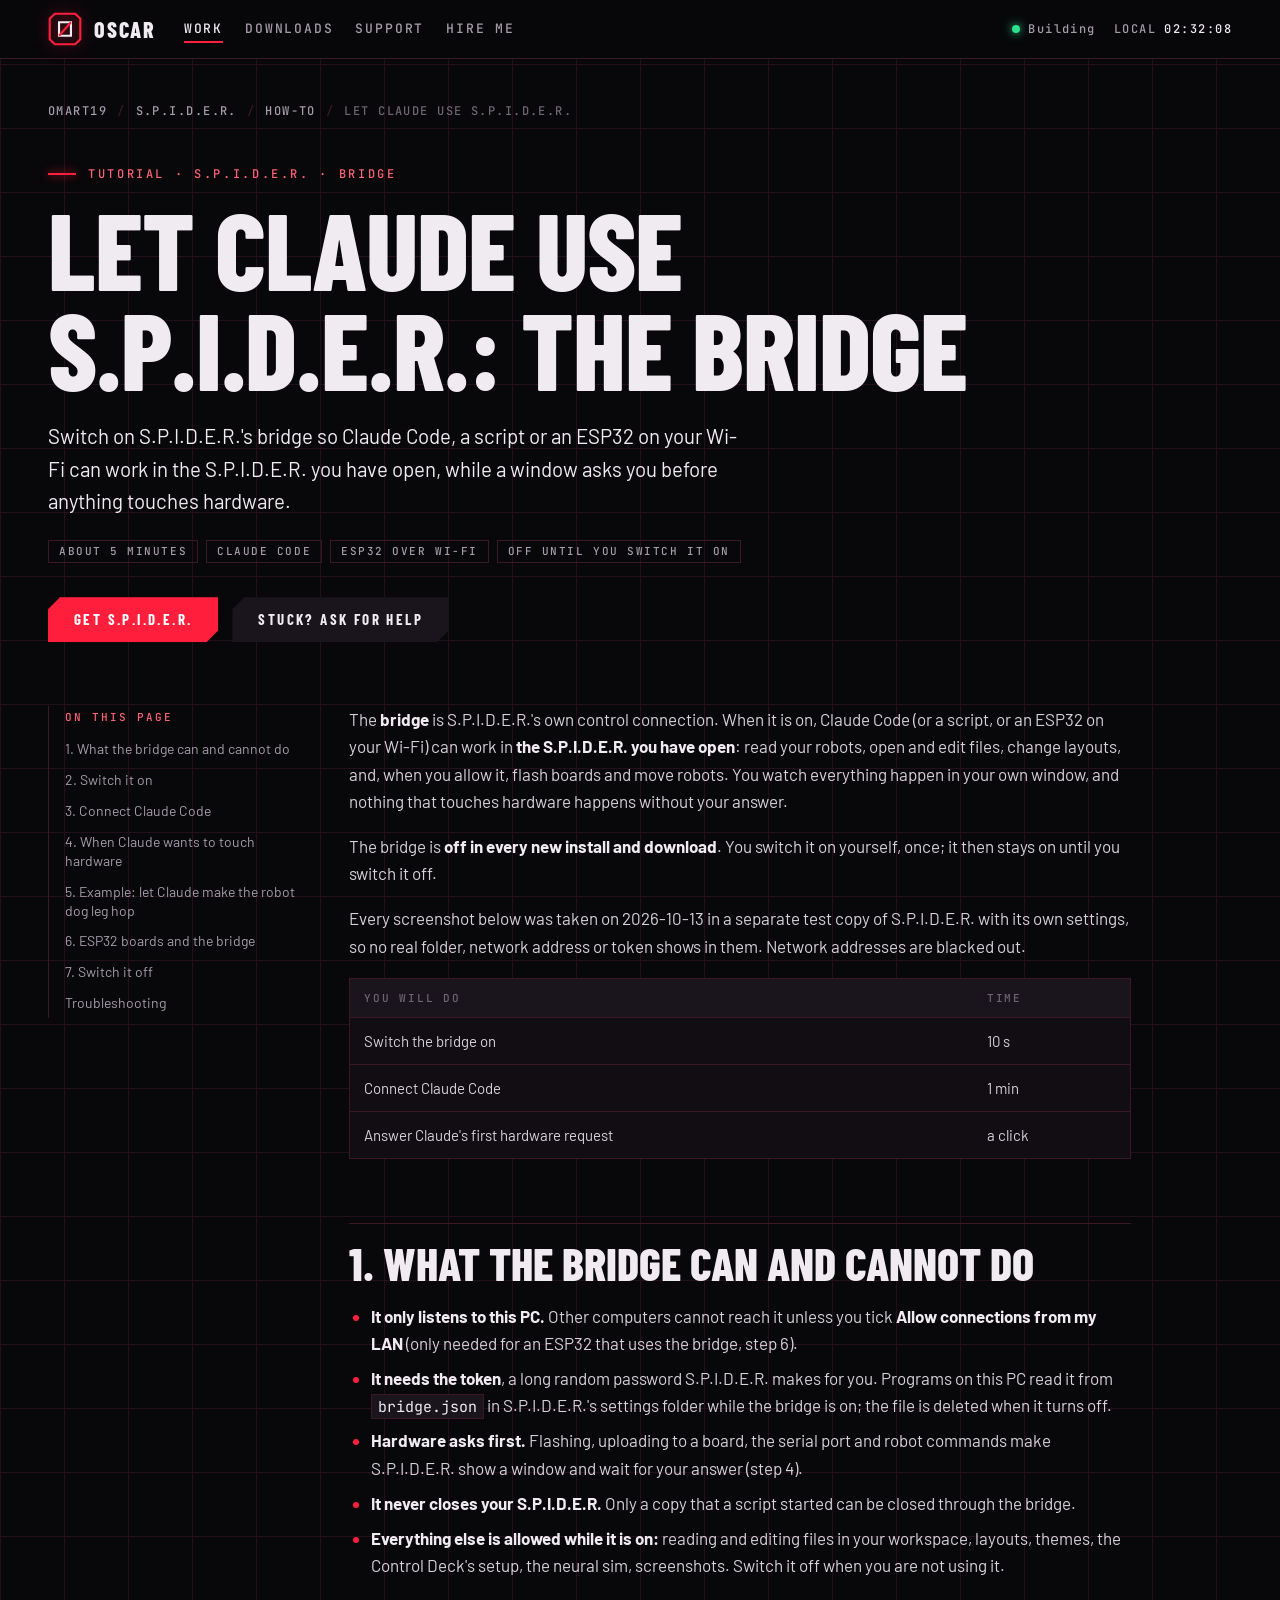
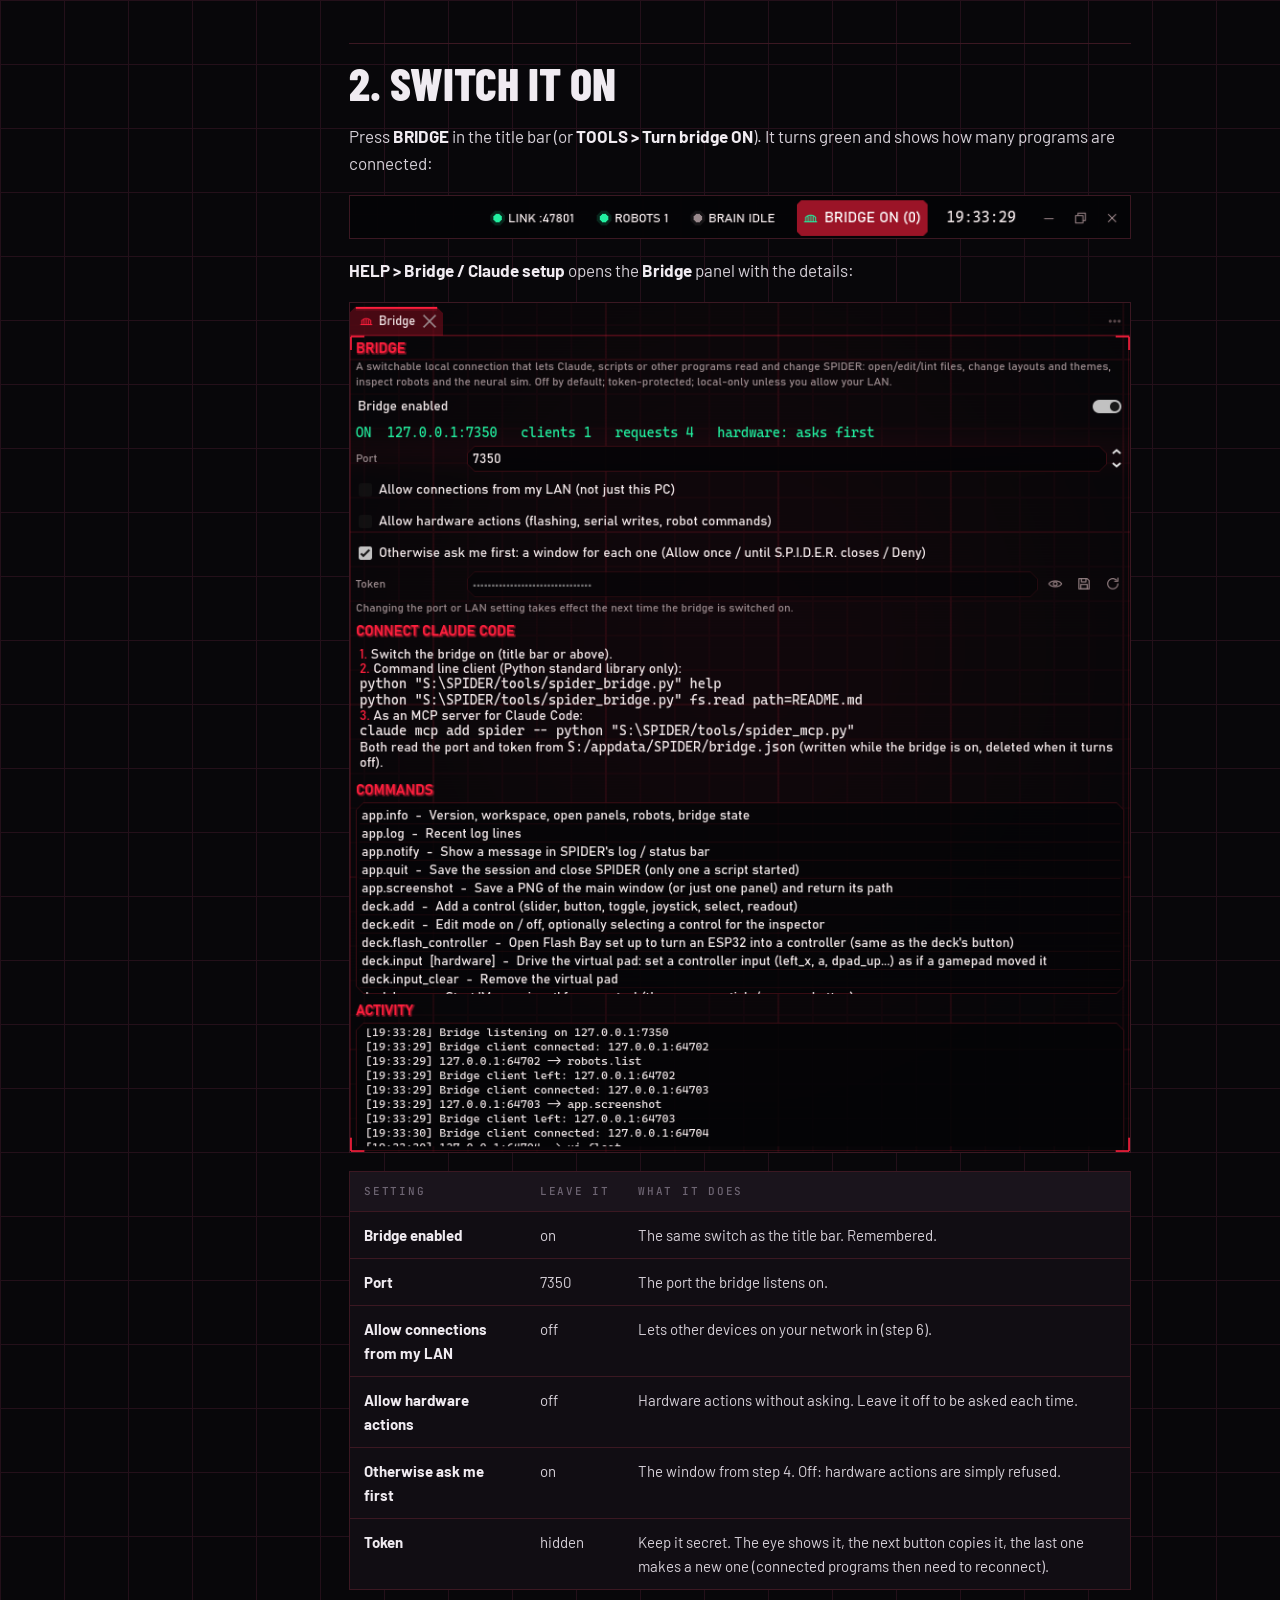
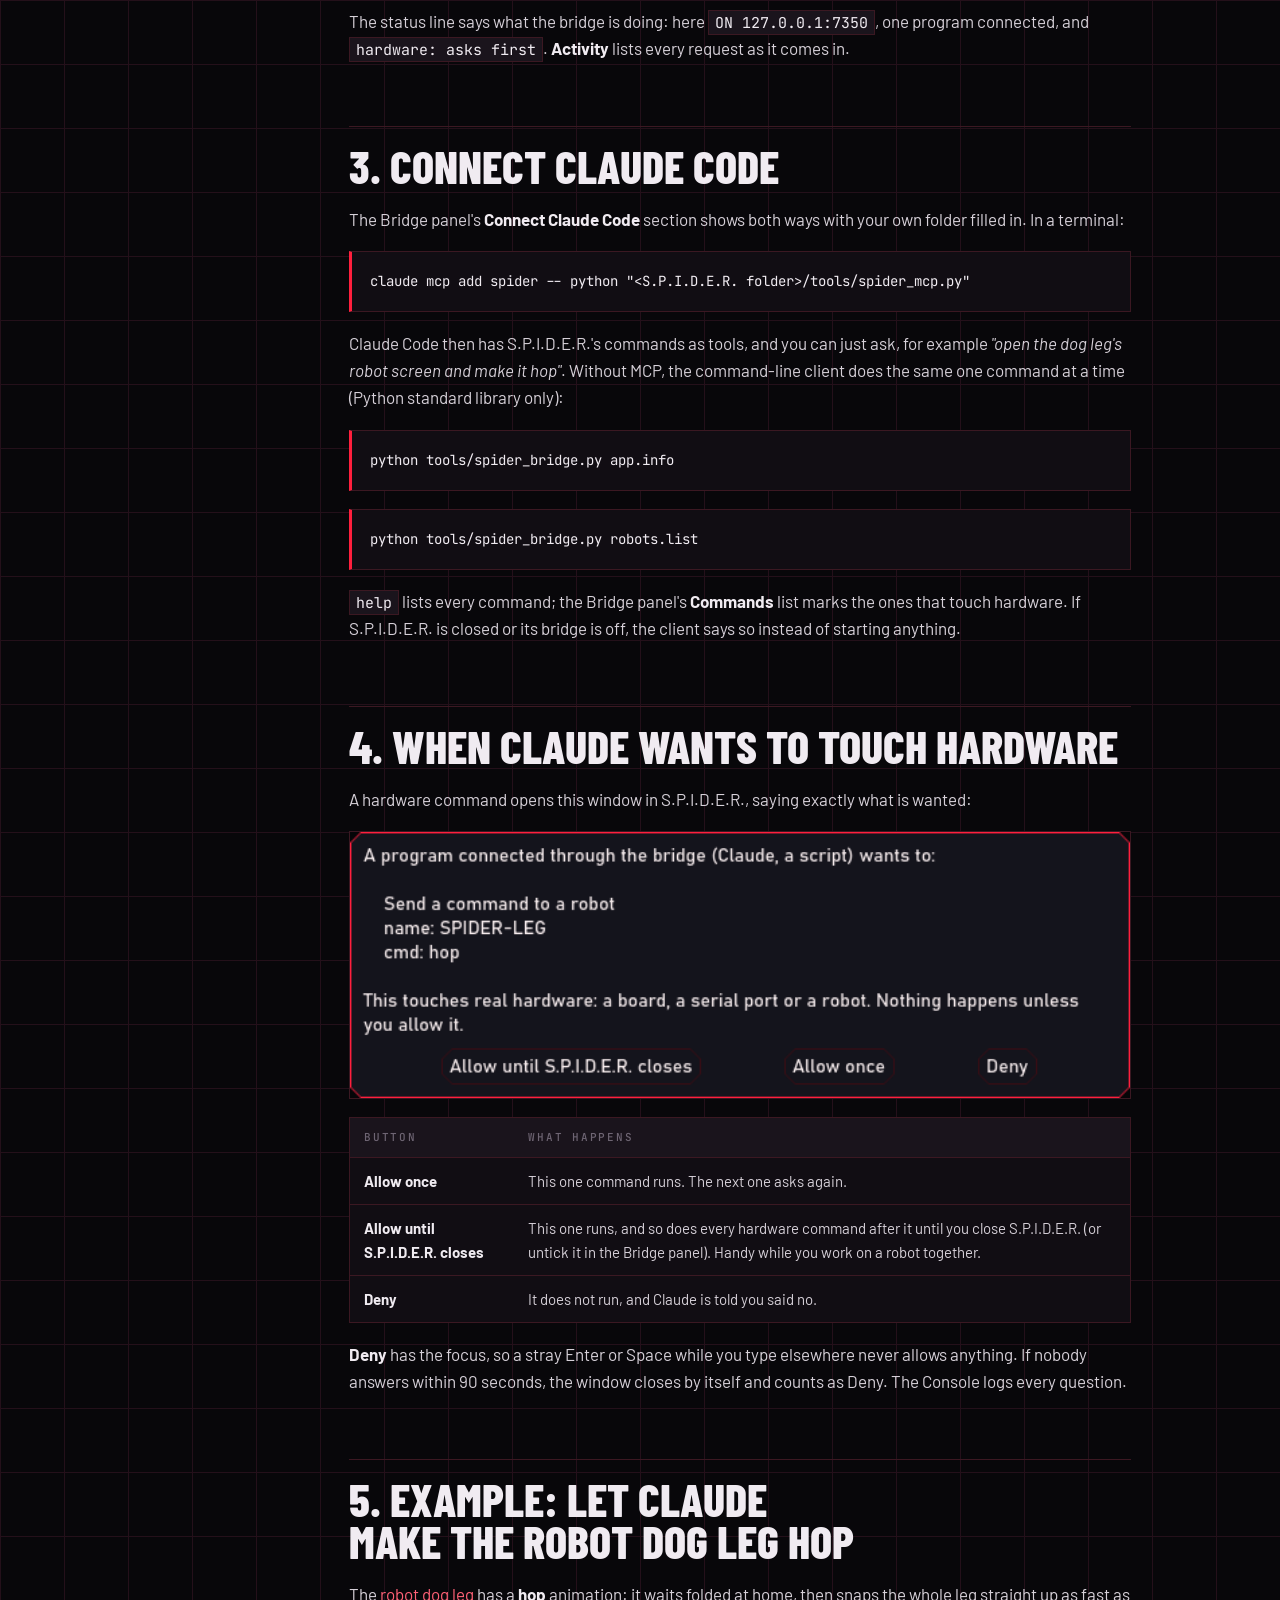
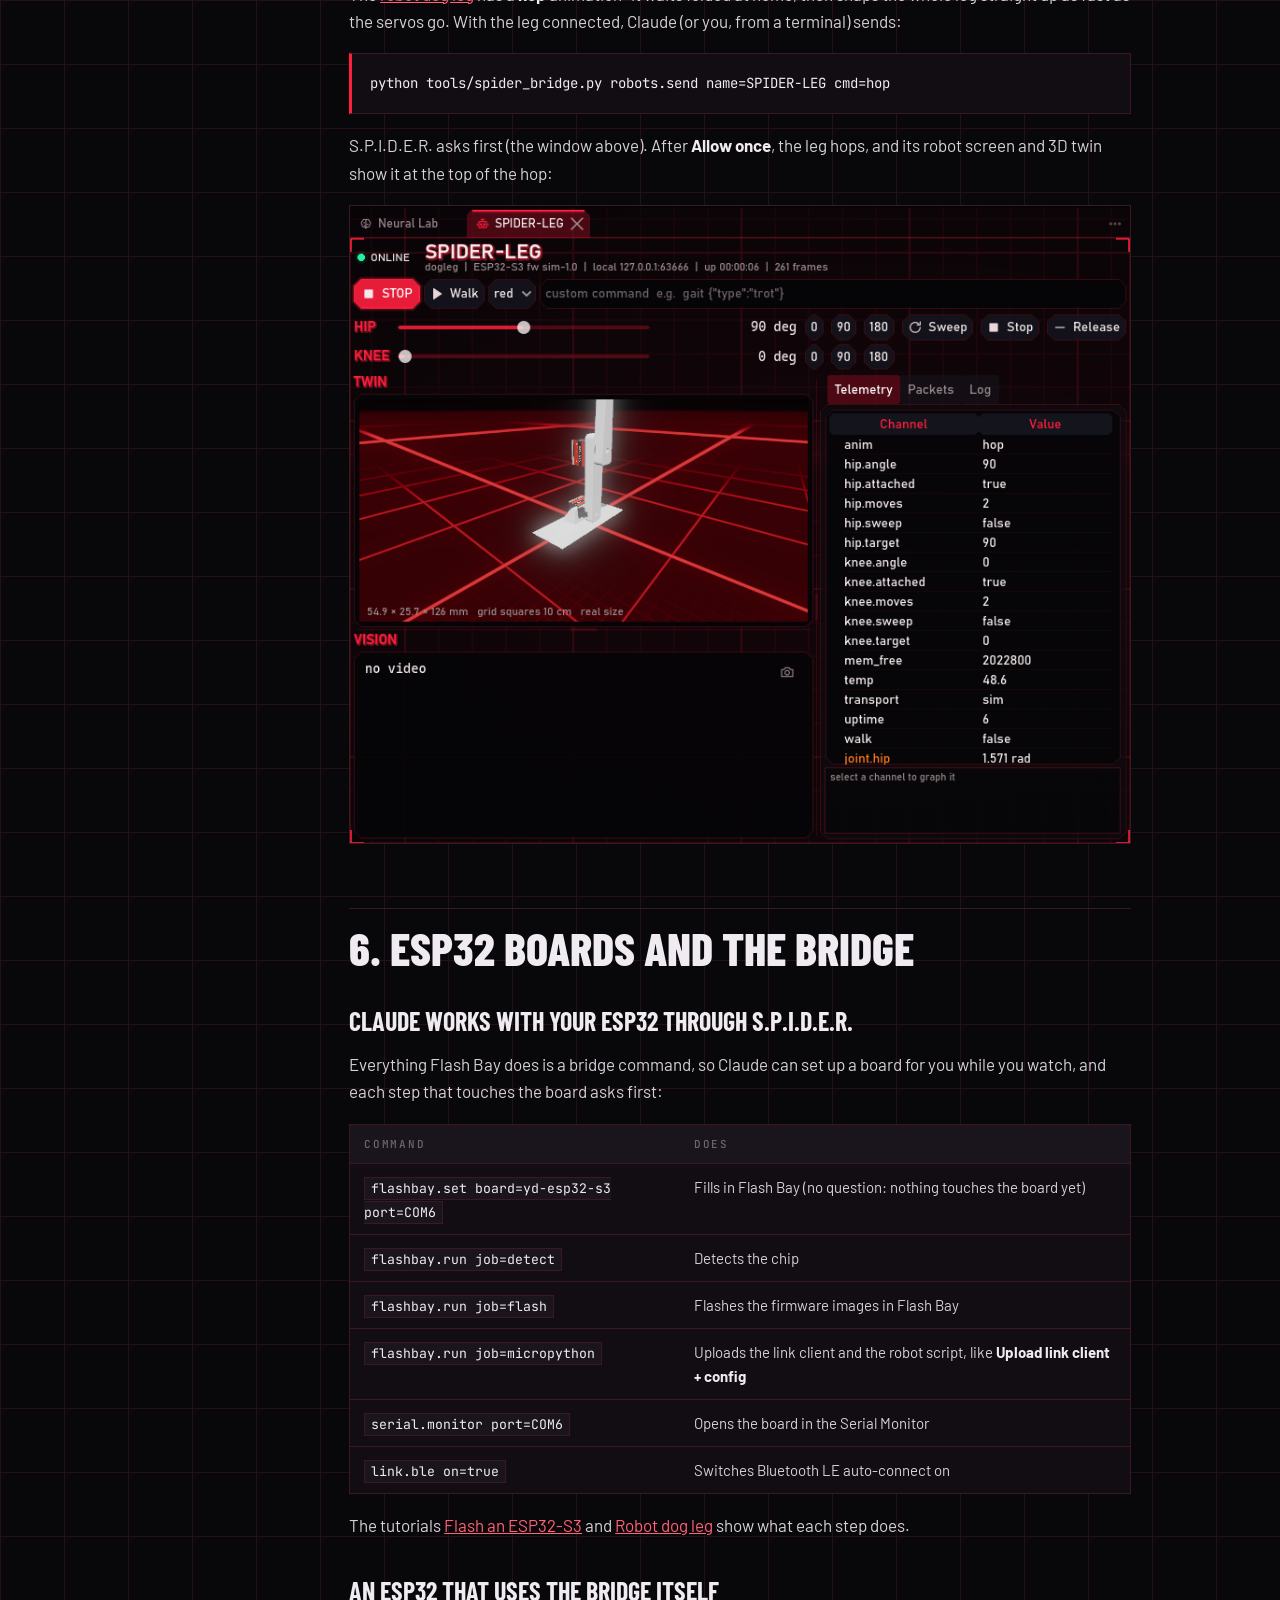
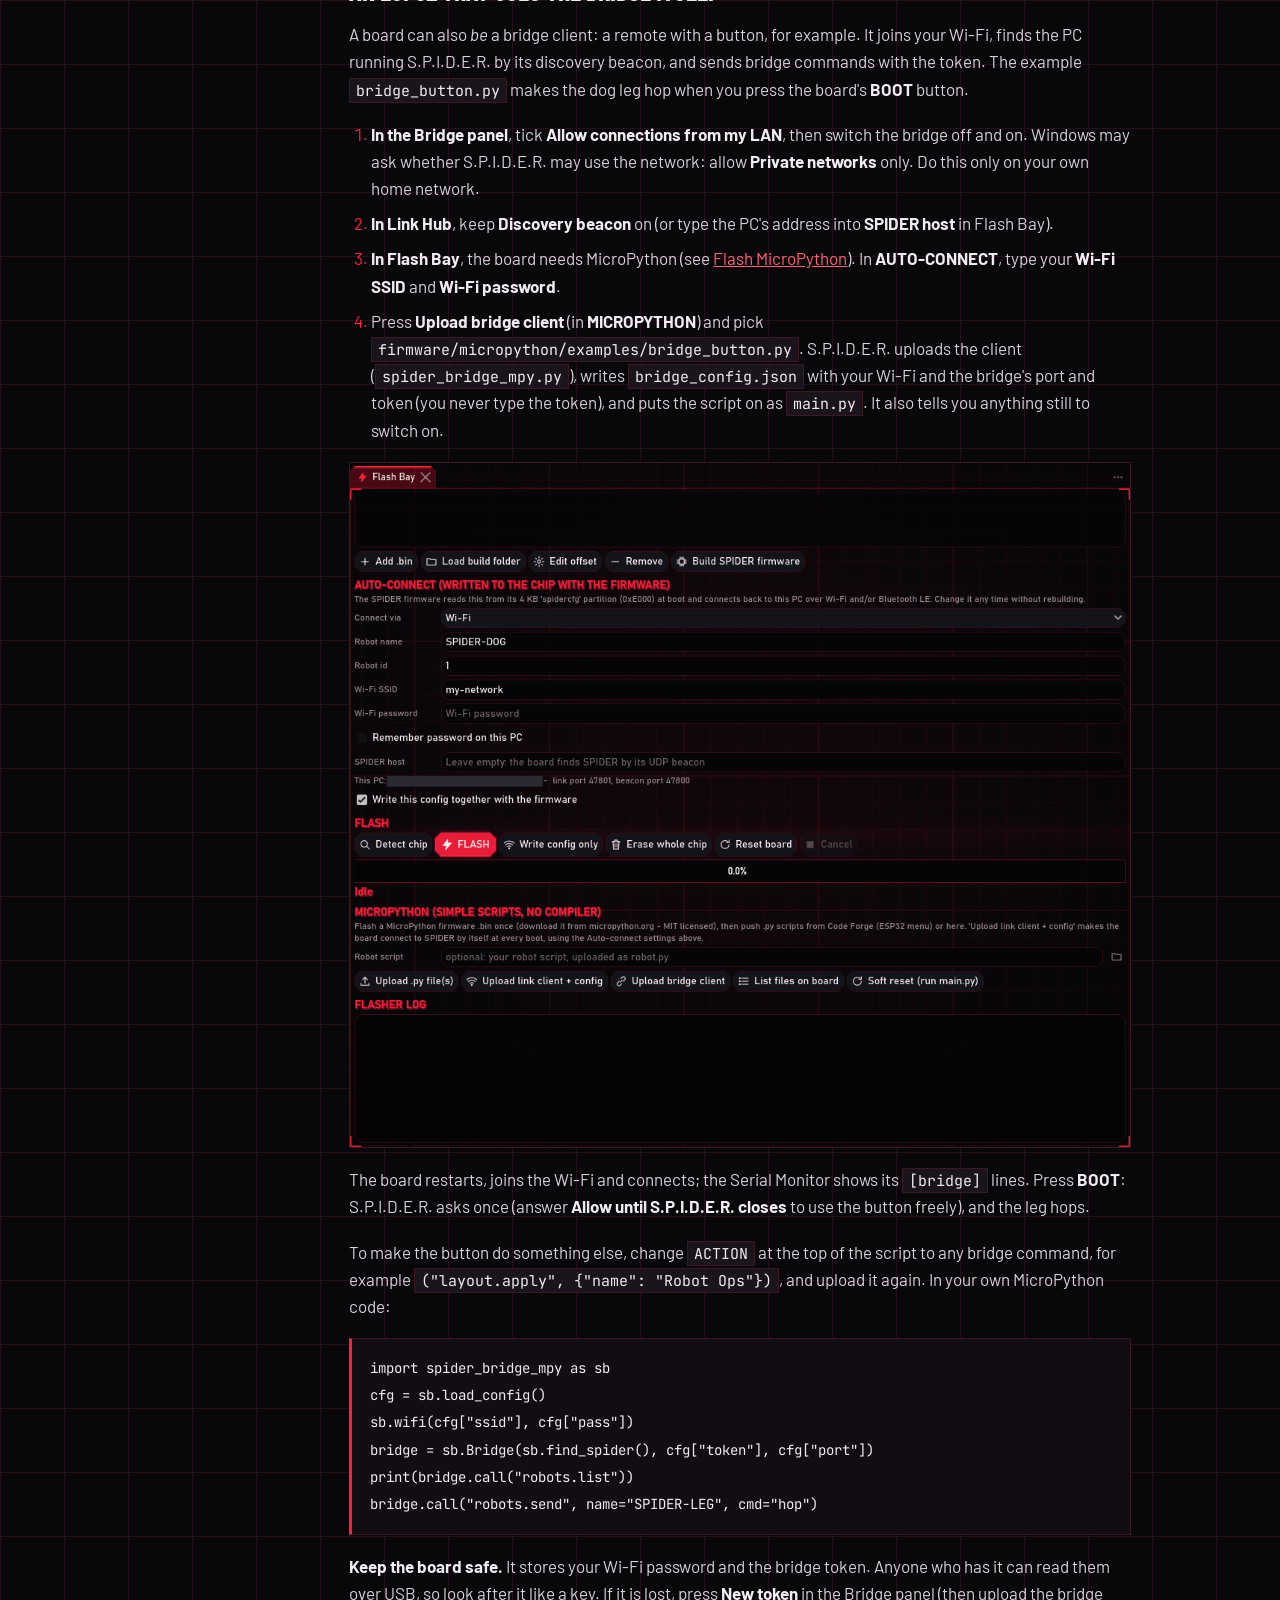
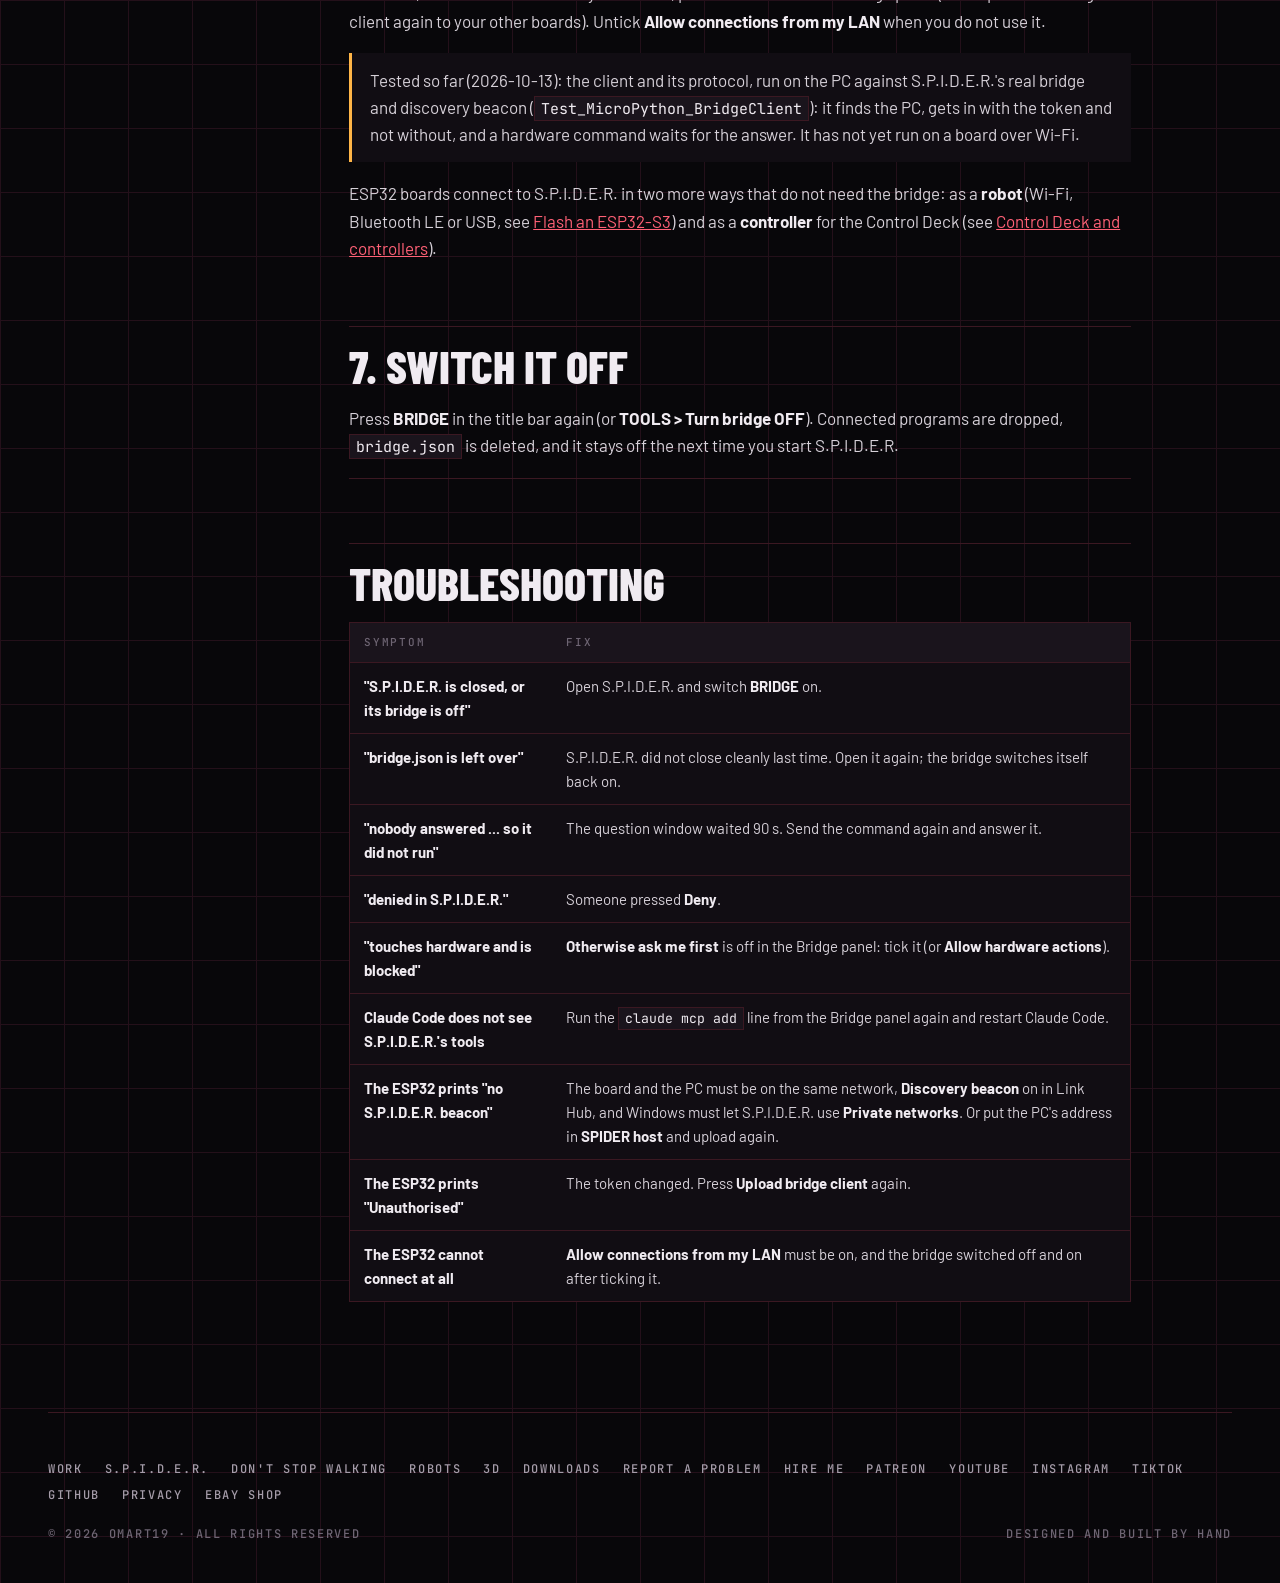
<file: tutorials/bridge.html>
<!doctype html>
<html lang="en">
<head>
<!-- chrome:head -->
<meta charset="utf-8">
<meta name="viewport" content="width=device-width, initial-scale=1, viewport-fit=cover">
<link rel="icon" href="../assets/favicon.svg" type="image/svg+xml">
<link rel="preconnect" href="https://fonts.googleapis.com">
<link rel="preconnect" href="https://fonts.gstatic.com" crossorigin>
<link rel="stylesheet" href="https://fonts.googleapis.com/css2?family=Barlow+Condensed:wght@500;600;700;800&family=Barlow:wght@400;500;600&family=JetBrains+Mono:wght@400;500&display=swap">
<link rel="stylesheet" href="../assets/site.css">
<!-- /chrome:head -->
<title>Let Claude use S.P.I.D.E.R.: the bridge · OMART19</title>
<meta name="description" content="Switch on S.P.I.D.E.R.&#x27;s bridge so Claude Code, a script or an ESP32 on your Wi-Fi can work in the S.P.I.D.E.R. you have open, while a window asks you before anything touches hardware.">
</head>
<body data-page="work">

<!-- chrome:bar -->
<header class="bar">
  <div class="wrap">
    <a class="brand" href="../index.html" aria-label="Oscar: home">
      <svg viewBox="0 0 40 40" aria-hidden="true"><path d="M8 2h24l6 6v24l-6 6H8l-6-6V8z" fill="none" stroke="#ff1f3d" stroke-width="2.5"/><path d="M13 12h14v16H13z" fill="none" stroke="#f0ebf1" stroke-width="2.5"/><path d="M27 12 13 28" stroke="#ff1f3d" stroke-width="2.5"/></svg>
      <b>OSCAR</b>
    </a>
    <nav class="nav" aria-label="Site">
      <a href="../index.html#work" data-nav="work" aria-current="page">Work</a>
      <a href="../downloads.html" data-nav="downloads">Downloads</a>
      <a href="../support.html" data-nav="support">Support</a>
      <a href="../hire.html" data-nav="hire">Hire me</a>
    </nav>
    <div class="status" aria-label="Status">
      <span class="led">Building</span>
      <span class="clock-wrap">LOCAL <span data-clock>--:--:--</span></span>
    </div>
  </div>
</header>
<!-- /chrome:bar -->

<main class="wrap">
  <nav class="crumbs" aria-label="Breadcrumb"><a href="../index.html">OMART19</a><span aria-hidden="true">/</span><a href="../projects/spider.html">S.P.I.D.E.R.</a><span aria-hidden="true">/</span><a href="../projects/spider.html#how-to">How-to</a><span aria-hidden="true">/</span><span>Let Claude use S.P.I.D.E.R.</span></nav>

  <header class="page-hero solo">
    <div>
      <p class="eyebrow">Tutorial · S.P.I.D.E.R. · Bridge</p>
      <h1>Let Claude use S.P.I.D.E.R.: the bridge</h1>
      <p class="lead">Switch on S.P.I.D.E.R.&#x27;s bridge so Claude Code, a script or an ESP32 on your Wi-Fi can work in the S.P.I.D.E.R. you have open, while a window asks you before anything touches hardware.</p>
      <div class="facts"><span class="chip">About 5 minutes</span><span class="chip">Claude Code</span><span class="chip">ESP32 over Wi-Fi</span><span class="chip">Off until you switch it on</span></div>
      <div class="cta">
        <a class="btn primary" href="../downloads.html">Get S.P.I.D.E.R.</a>
        <a class="btn pending" data-report="robot-build.yml" data-off="Help requests open soon" data-on="Stuck? Ask for help"><span data-label>Help requests open soon</span></a>
      </div>
    </div>
  </header>

  <div class="doc">
    <details class="toc" open>
      <summary>On this page</summary>
      <ol>
        <li><a href="#1-what-the-bridge-can-and-cannot-do">1. What the bridge can and cannot do</a></li>
        <li><a href="#2-switch-it-on">2. Switch it on</a></li>
        <li><a href="#3-connect-claude-code">3. Connect Claude Code</a></li>
        <li><a href="#4-when-claude-wants-to-touch-hardware">4. When Claude wants to touch hardware</a></li>
        <li><a href="#5-example-let-claude-make-the-robot-dog-leg-hop">5. Example: let Claude make the robot dog leg hop</a></li>
        <li><a href="#6-esp32-boards-and-the-bridge">6. ESP32 boards and the bridge</a></li>
        <li><a href="#7-switch-it-off">7. Switch it off</a></li>
        <li><a href="#troubleshooting">Troubleshooting</a></li>
      </ol>
    </details>
    <article class="prose">
<!-- Generated by tools/build.py from S.P.I.D.E.R.'s docs/tutorials/bridge.md. Edit the Markdown there, then rebuild. -->
<p>The <strong>bridge</strong> is S.P.I.D.E.R.'s own control connection. When it is on, Claude Code (or a script, or an ESP32 on
your Wi-Fi) can work in <strong>the S.P.I.D.E.R. you have open</strong>: read your robots, open and edit files, change layouts,
and, when you allow it, flash boards and move robots. You watch everything happen in your own window, and nothing
that touches hardware happens without your answer.</p>
<p>The bridge is <strong>off in every new install and download</strong>. You switch it on yourself, once; it then stays on until
you switch it off.</p>
<p>Every screenshot below was taken on 2026-10-13 in a separate test copy of S.P.I.D.E.R. with its own settings, so no
real folder, network address or token shows in them. Network addresses are blacked out.</p>
<div class="table-wrap"><table>
<thead>
<tr>
<th>You will do</th>
<th>Time</th>
</tr>
</thead>
<tbody>
<tr>
<td>Switch the bridge on</td>
<td>10 s</td>
</tr>
<tr>
<td>Connect Claude Code</td>
<td>1 min</td>
</tr>
<tr>
<td>Answer Claude's first hardware request</td>
<td>a click</td>
</tr>
</tbody>
</table></div>
<h2 id="1-what-the-bridge-can-and-cannot-do">1. What the bridge can and cannot do</h2>
<ul>
<li><strong>It only listens to this PC.</strong> Other computers cannot reach it unless you tick <strong>Allow connections from my LAN</strong>
  (only needed for an ESP32 that uses the bridge, step 6).</li>
<li><strong>It needs the token</strong>, a long random password S.P.I.D.E.R. makes for you. Programs on this PC read it from
  <code>bridge.json</code> in S.P.I.D.E.R.'s settings folder while the bridge is on; the file is deleted when it turns off.</li>
<li><strong>Hardware asks first.</strong> Flashing, uploading to a board, the serial port and robot commands make S.P.I.D.E.R. show
  a window and wait for your answer (step 4).</li>
<li><strong>It never closes your S.P.I.D.E.R.</strong> Only a copy that a script started can be closed through the bridge.</li>
<li><strong>Everything else is allowed while it is on:</strong> reading and editing files in your workspace, layouts, themes, the
  Control Deck's setup, the neural sim, screenshots. Switch it off when you are not using it.</li>
</ul>
<h2 id="2-switch-it-on">2. Switch it on</h2>
<p>Press <strong>BRIDGE</strong> in the title bar (or <strong>TOOLS &gt; Turn bridge ON</strong>). It turns green and shows how many programs are
connected:</p>
<p><img loading="lazy" alt="The title bar: BRIDGE ON (0)" src="../assets/tutorials/bridge/01-title-bar-bridge-on.png" /></p>
<p><strong>HELP &gt; Bridge / Claude setup</strong> opens the <strong>Bridge</strong> panel with the details:</p>
<p><img loading="lazy" alt="The Bridge panel: on, hardware asks first, token hidden" src="../assets/tutorials/bridge/02-bridge-panel.png" /></p>
<div class="table-wrap"><table>
<thead>
<tr>
<th>Setting</th>
<th>Leave it</th>
<th>What it does</th>
</tr>
</thead>
<tbody>
<tr>
<td><strong>Bridge enabled</strong></td>
<td>on</td>
<td>The same switch as the title bar. Remembered.</td>
</tr>
<tr>
<td><strong>Port</strong></td>
<td>7350</td>
<td>The port the bridge listens on.</td>
</tr>
<tr>
<td><strong>Allow connections from my LAN</strong></td>
<td>off</td>
<td>Lets other devices on your network in (step 6).</td>
</tr>
<tr>
<td><strong>Allow hardware actions</strong></td>
<td>off</td>
<td>Hardware actions without asking. Leave it off to be asked each time.</td>
</tr>
<tr>
<td><strong>Otherwise ask me first</strong></td>
<td>on</td>
<td>The window from step 4. Off: hardware actions are simply refused.</td>
</tr>
<tr>
<td><strong>Token</strong></td>
<td>hidden</td>
<td>Keep it secret. The eye shows it, the next button copies it, the last one makes a new one (connected programs then need to reconnect).</td>
</tr>
</tbody>
</table></div>
<p>The status line says what the bridge is doing: here <code>ON 127.0.0.1:7350</code>, one program connected, and
<code>hardware: asks first</code>. <strong>Activity</strong> lists every request as it comes in.</p>
<h2 id="3-connect-claude-code">3. Connect Claude Code</h2>
<p>The Bridge panel's <strong>Connect Claude Code</strong> section shows both ways with your own folder filled in. In a terminal:</p>
<pre><code class="language-bash">claude mcp add spider -- python &quot;&lt;S.P.I.D.E.R. folder&gt;/tools/spider_mcp.py&quot;
</code></pre>
<p>Claude Code then has S.P.I.D.E.R.'s commands as tools, and you can just ask, for example <em>"open the dog leg's robot
screen and make it hop"</em>. Without MCP, the command-line client does the same one command at a time (Python standard
library only):</p>
<pre><code class="language-bash">python tools/spider_bridge.py app.info
</code></pre>
<pre><code class="language-bash">python tools/spider_bridge.py robots.list
</code></pre>
<p><code>help</code> lists every command; the Bridge panel's <strong>Commands</strong> list marks the ones that touch hardware. If S.P.I.D.E.R.
is closed or its bridge is off, the client says so instead of starting anything.</p>
<h2 id="4-when-claude-wants-to-touch-hardware">4. When Claude wants to touch hardware</h2>
<p>A hardware command opens this window in S.P.I.D.E.R., saying exactly what is wanted:</p>
<p><img loading="lazy" alt="The window: Send a command to a robot, name SPIDER-LEG, cmd hop" src="../assets/tutorials/bridge/03-ask-window.png" /></p>
<div class="table-wrap"><table>
<thead>
<tr>
<th>Button</th>
<th>What happens</th>
</tr>
</thead>
<tbody>
<tr>
<td><strong>Allow once</strong></td>
<td>This one command runs. The next one asks again.</td>
</tr>
<tr>
<td><strong>Allow until S.P.I.D.E.R. closes</strong></td>
<td>This one runs, and so does every hardware command after it until you close S.P.I.D.E.R. (or untick it in the Bridge panel). Handy while you work on a robot together.</td>
</tr>
<tr>
<td><strong>Deny</strong></td>
<td>It does not run, and Claude is told you said no.</td>
</tr>
</tbody>
</table></div>
<p><strong>Deny</strong> has the focus, so a stray Enter or Space while you type elsewhere never allows anything. If nobody answers
within 90 seconds, the window closes by itself and counts as Deny. The Console logs every question.</p>
<h2 id="5-example-let-claude-make-the-robot-dog-leg-hop">5. Example: let Claude make the robot dog leg hop</h2>
<p>The <a href="robot-dog-leg.html">robot dog leg</a> has a <strong>hop</strong> animation: it waits folded at home, then snaps the whole leg
straight up as fast as the servos go. With the leg connected, Claude (or you, from a terminal) sends:</p>
<pre><code class="language-bash">python tools/spider_bridge.py robots.send name=SPIDER-LEG cmd=hop
</code></pre>
<p>S.P.I.D.E.R. asks first (the window above). After <strong>Allow once</strong>, the leg hops, and its robot screen and 3D twin show
it at the top of the hop:</p>
<p><img loading="lazy" alt="The dog leg at the top of the hop: hip 90, knee 0, anim hop" src="../assets/tutorials/bridge/04-hop-through-the-bridge.png" /></p>
<h2 id="6-esp32-boards-and-the-bridge">6. ESP32 boards and the bridge</h2>
<h3 id="claude-works-with-your-esp32-through-spider">Claude works with your ESP32 through S.P.I.D.E.R.</h3>
<p>Everything Flash Bay does is a bridge command, so Claude can set up a board for you while you watch, and each step
that touches the board asks first:</p>
<div class="table-wrap"><table>
<thead>
<tr>
<th>Command</th>
<th>Does</th>
</tr>
</thead>
<tbody>
<tr>
<td><code>flashbay.set board=yd-esp32-s3 port=COM6</code></td>
<td>Fills in Flash Bay (no question: nothing touches the board yet)</td>
</tr>
<tr>
<td><code>flashbay.run job=detect</code></td>
<td>Detects the chip</td>
</tr>
<tr>
<td><code>flashbay.run job=flash</code></td>
<td>Flashes the firmware images in Flash Bay</td>
</tr>
<tr>
<td><code>flashbay.run job=micropython</code></td>
<td>Uploads the link client and the robot script, like <strong>Upload link client + config</strong></td>
</tr>
<tr>
<td><code>serial.monitor port=COM6</code></td>
<td>Opens the board in the Serial Monitor</td>
</tr>
<tr>
<td><code>link.ble on=true</code></td>
<td>Switches Bluetooth LE auto-connect on</td>
</tr>
</tbody>
</table></div>
<p>The tutorials <a href="esp32-s3-servo-ble.html">Flash an ESP32-S3</a> and <a href="robot-dog-leg.html">Robot dog leg</a> show what each step
does.</p>
<h3 id="an-esp32-that-uses-the-bridge-itself">An ESP32 that uses the bridge itself</h3>
<p>A board can also <em>be</em> a bridge client: a remote with a button, for example. It joins your Wi-Fi, finds the PC
running S.P.I.D.E.R. by its discovery beacon, and sends bridge commands with the token. The example
<code>bridge_button.py</code> makes the dog leg hop when you press the
board's <strong>BOOT</strong> button.</p>
<ol>
<li><strong>In the Bridge panel</strong>, tick <strong>Allow connections from my LAN</strong>, then switch the bridge off and on. Windows may ask
   whether S.P.I.D.E.R. may use the network: allow <strong>Private networks</strong> only. Do this only on your own home network.</li>
<li><strong>In Link Hub</strong>, keep <strong>Discovery beacon</strong> on (or type the PC's address into <strong>SPIDER host</strong> in Flash Bay).</li>
<li><strong>In Flash Bay</strong>, the board needs MicroPython (see <a href="robot-dog-leg.html#7-flash-micropython">Flash MicroPython</a>). In
   <strong>AUTO-CONNECT</strong>, type your <strong>Wi-Fi SSID</strong> and <strong>Wi-Fi password</strong>.</li>
<li>Press <strong>Upload bridge client</strong> (in <strong>MICROPYTHON</strong>) and pick <code>firmware/micropython/examples/bridge_button.py</code>.
   S.P.I.D.E.R. uploads the client (<code>spider_bridge_mpy.py</code>), writes <code>bridge_config.json</code> with your Wi-Fi and the
   bridge's port and token (you never type the token), and puts the script on as <code>main.py</code>. It also tells you
   anything still to switch on.</li>
</ol>
<p><img loading="lazy" alt="Flash Bay: the Wi-Fi in Auto-connect and the Upload bridge client button" src="../assets/tutorials/bridge/05-flash-bay-bridge-client.png" /></p>
<p>The board restarts, joins the Wi-Fi and connects; the Serial Monitor shows its <code>[bridge]</code> lines. Press <strong>BOOT</strong>:
S.P.I.D.E.R. asks once (answer <strong>Allow until S.P.I.D.E.R. closes</strong> to use the button freely), and the leg hops.</p>
<p>To make the button do something else, change <code>ACTION</code> at the top of the script to any bridge command, for example
<code>("layout.apply", {"name": "Robot Ops"})</code>, and upload it again. In your own MicroPython code:</p>
<pre><code class="language-python">import spider_bridge_mpy as sb
cfg = sb.load_config()
sb.wifi(cfg[&quot;ssid&quot;], cfg[&quot;pass&quot;])
bridge = sb.Bridge(sb.find_spider(), cfg[&quot;token&quot;], cfg[&quot;port&quot;])
print(bridge.call(&quot;robots.list&quot;))
bridge.call(&quot;robots.send&quot;, name=&quot;SPIDER-LEG&quot;, cmd=&quot;hop&quot;)
</code></pre>
<p><strong>Keep the board safe.</strong> It stores your Wi-Fi password and the bridge token. Anyone who has it can read them over
USB, so look after it like a key. If it is lost, press <strong>New token</strong> in the Bridge panel (then upload the bridge
client again to your other boards). Untick <strong>Allow connections from my LAN</strong> when you do not use it.</p>
<blockquote>
<p>Tested so far (2026-10-13): the client and its protocol, run on the PC against S.P.I.D.E.R.'s real bridge and
discovery beacon (<code>Test_MicroPython_BridgeClient</code>): it finds the PC, gets in with the token and not without, and a
hardware command waits for the answer. It has not yet run on a board over Wi-Fi.</p>
</blockquote>
<p>ESP32 boards connect to S.P.I.D.E.R. in two more ways that do not need the bridge: as a <strong>robot</strong> (Wi-Fi, Bluetooth
LE or USB, see <a href="esp32-s3-servo-ble.html">Flash an ESP32-S3</a>) and as a <strong>controller</strong> for the Control Deck (see
<a href="control-deck-and-controllers.html">Control Deck and controllers</a>).</p>
<h2 id="7-switch-it-off">7. Switch it off</h2>
<p>Press <strong>BRIDGE</strong> in the title bar again (or <strong>TOOLS &gt; Turn bridge OFF</strong>). Connected programs are dropped,
<code>bridge.json</code> is deleted, and it stays off the next time you start S.P.I.D.E.R.</p>
<hr />
<h2 id="troubleshooting">Troubleshooting</h2>
<div class="table-wrap"><table>
<thead>
<tr>
<th>Symptom</th>
<th>Fix</th>
</tr>
</thead>
<tbody>
<tr>
<td><strong>"S.P.I.D.E.R. is closed, or its bridge is off"</strong></td>
<td>Open S.P.I.D.E.R. and switch <strong>BRIDGE</strong> on.</td>
</tr>
<tr>
<td><strong>"bridge.json is left over"</strong></td>
<td>S.P.I.D.E.R. did not close cleanly last time. Open it again; the bridge switches itself back on.</td>
</tr>
<tr>
<td><strong>"nobody answered ... so it did not run"</strong></td>
<td>The question window waited 90 s. Send the command again and answer it.</td>
</tr>
<tr>
<td><strong>"denied in S.P.I.D.E.R."</strong></td>
<td>Someone pressed <strong>Deny</strong>.</td>
</tr>
<tr>
<td><strong>"touches hardware and is blocked"</strong></td>
<td><strong>Otherwise ask me first</strong> is off in the Bridge panel: tick it (or <strong>Allow hardware actions</strong>).</td>
</tr>
<tr>
<td><strong>Claude Code does not see S.P.I.D.E.R.'s tools</strong></td>
<td>Run the <code>claude mcp add</code> line from the Bridge panel again and restart Claude Code.</td>
</tr>
<tr>
<td><strong>The ESP32 prints "no S.P.I.D.E.R. beacon"</strong></td>
<td>The board and the PC must be on the same network, <strong>Discovery beacon</strong> on in Link Hub, and Windows must let S.P.I.D.E.R. use <strong>Private networks</strong>. Or put the PC's address in <strong>SPIDER host</strong> and upload again.</td>
</tr>
<tr>
<td><strong>The ESP32 prints "Unauthorised"</strong></td>
<td>The token changed. Press <strong>Upload bridge client</strong> again.</td>
</tr>
<tr>
<td><strong>The ESP32 cannot connect at all</strong></td>
<td><strong>Allow connections from my LAN</strong> must be on, and the bridge switched off and on after ticking it.</td>
</tr>
</tbody>
</table></div>
    </article>
  </div>
</main>

<!-- chrome:foot -->
<footer class="foot wrap">
  <nav aria-label="Footer">
    <a href="../index.html#work">Work</a>
    <a href="../projects/spider.html">S.P.I.D.E.R.</a>
    <a href="../projects/dont-stop-walking.html">Don't Stop Walking</a>
    <a href="../projects/robots.html">Robots</a>
    <a href="../projects/3d.html">3D</a>
    <a href="../downloads.html">Downloads</a>
    <a href="../support.html">Report a problem</a>
    <a href="../hire.html">Hire me</a>
    <a class="pending" data-link="patreon">Patreon</a>
    <a class="pending" data-link="youtube">YouTube</a>
    <a class="pending" data-link="instagram">Instagram</a>
    <a class="pending" data-link="tiktok">TikTok</a>
    <a data-link="github" href="https://github.com/Omart19">GitHub</a>
    <a href="../privacy.html">Privacy</a>
    <a class="pending" data-link="ebay">eBay shop</a>
  </nav>
  <div class="legal">
    <span>© <span data-year>2026</span> OMART19 · all rights reserved</span>
    <span>Designed and built by hand</span>
  </div>
</footer>

<dialog id="viewer" aria-label="Screenshot">
  <img id="viewer-img" alt="">
  <p id="viewer-cap"></p>
</dialog>
<script src="../assets/config.js"></script>
<script src="../assets/site.js"></script>
<!-- /chrome:foot -->
</body>
</html>
</file>
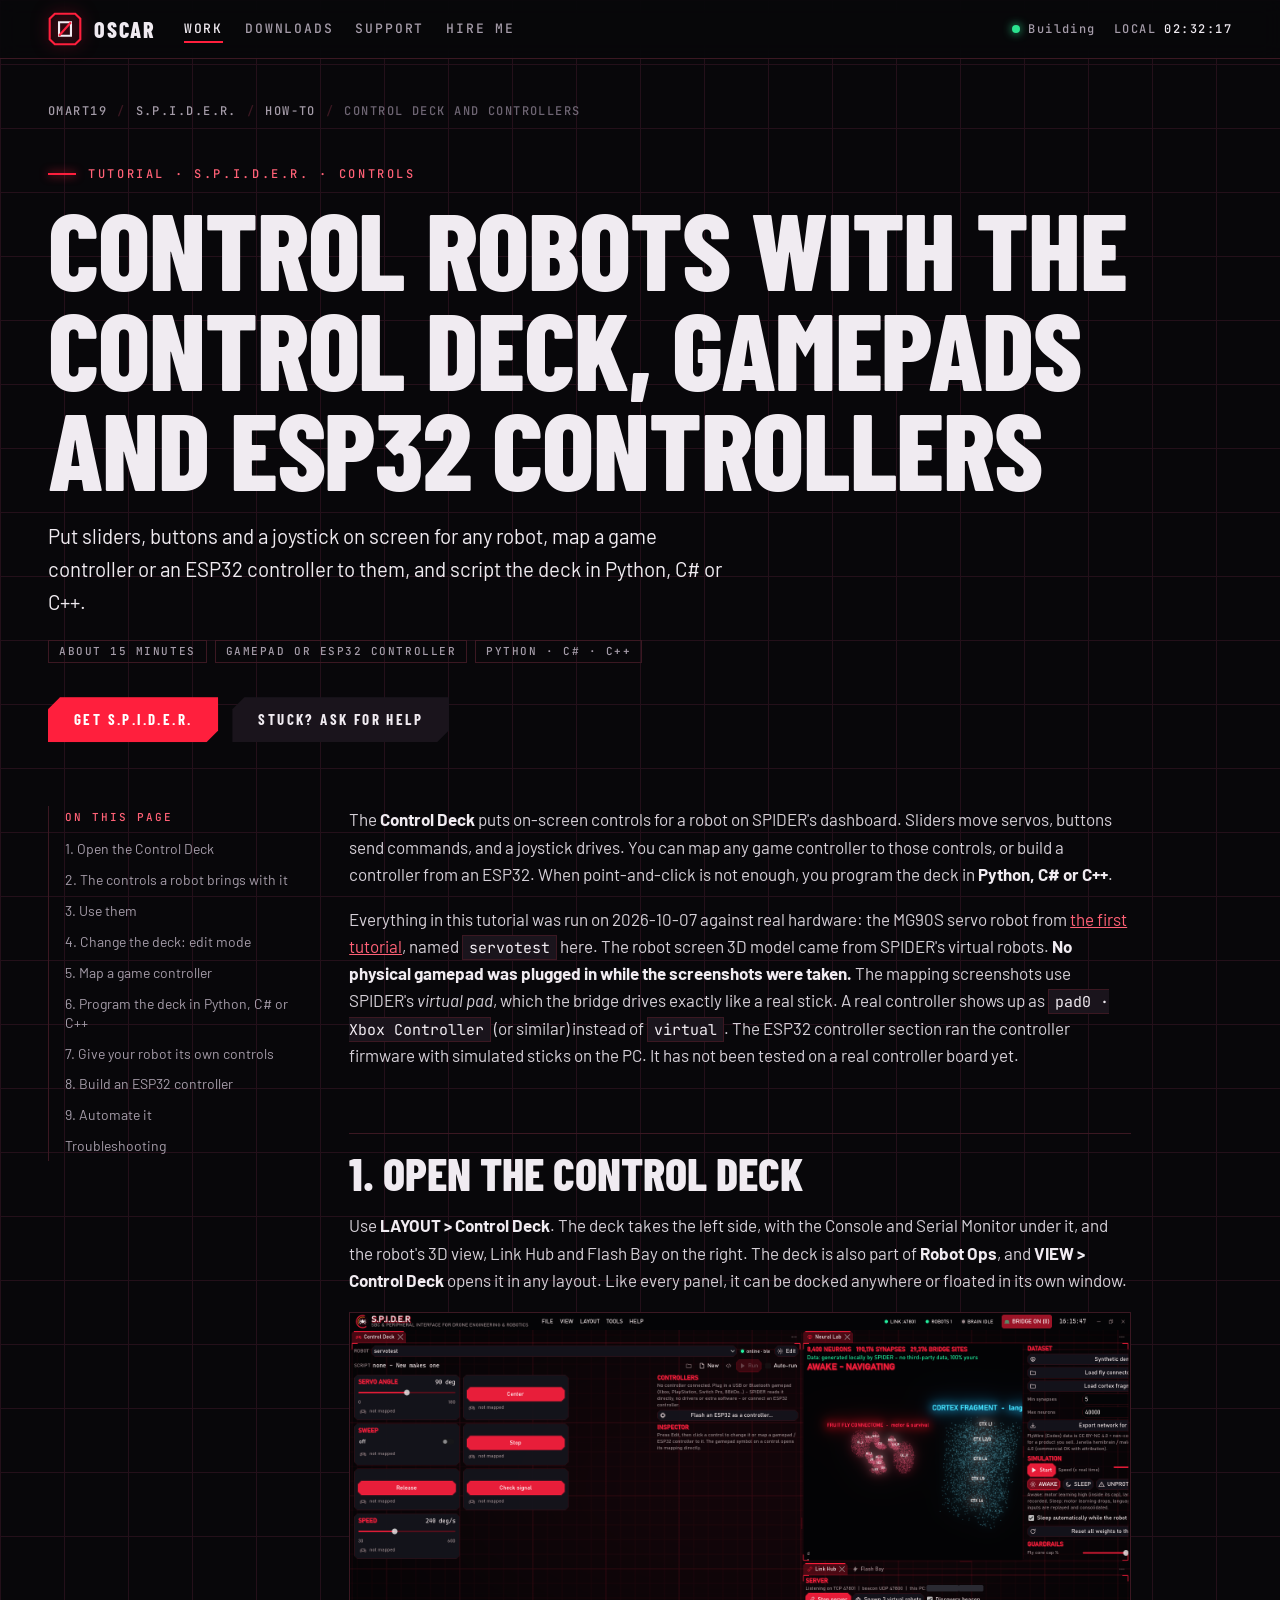
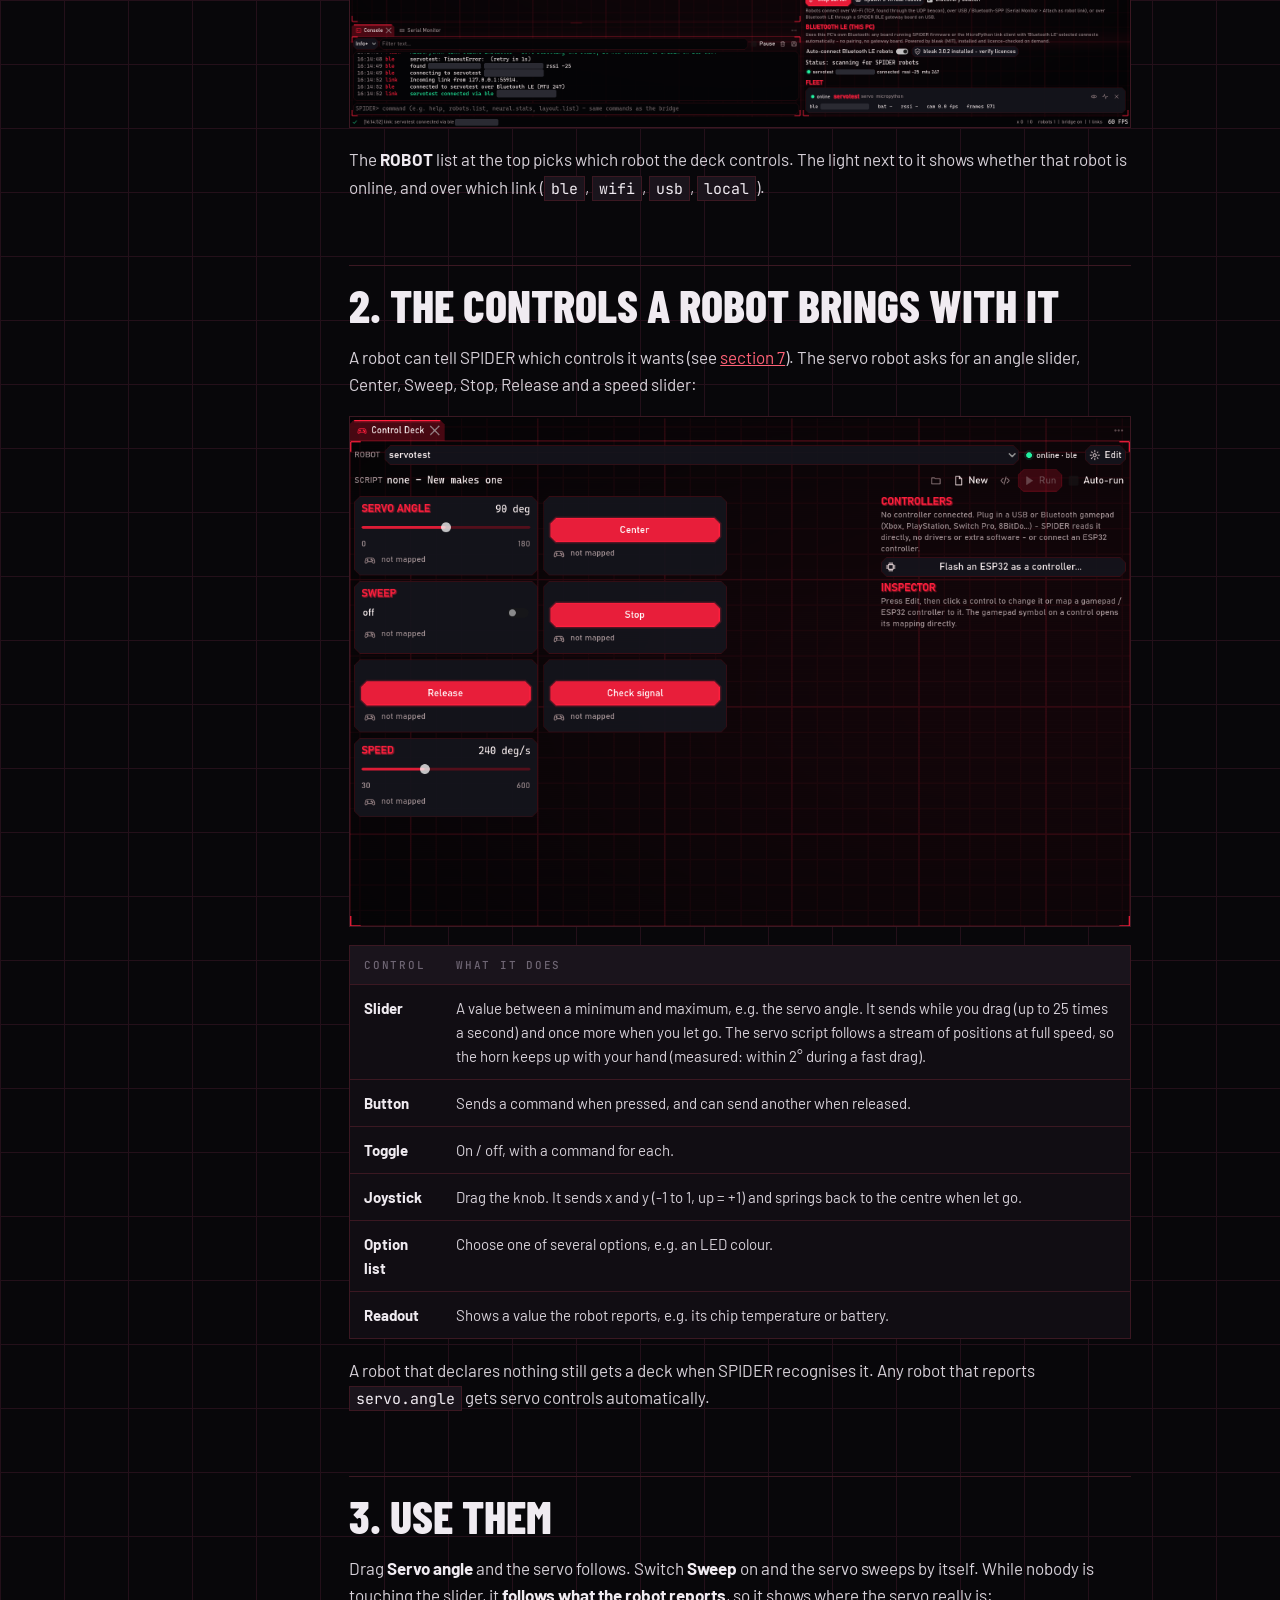
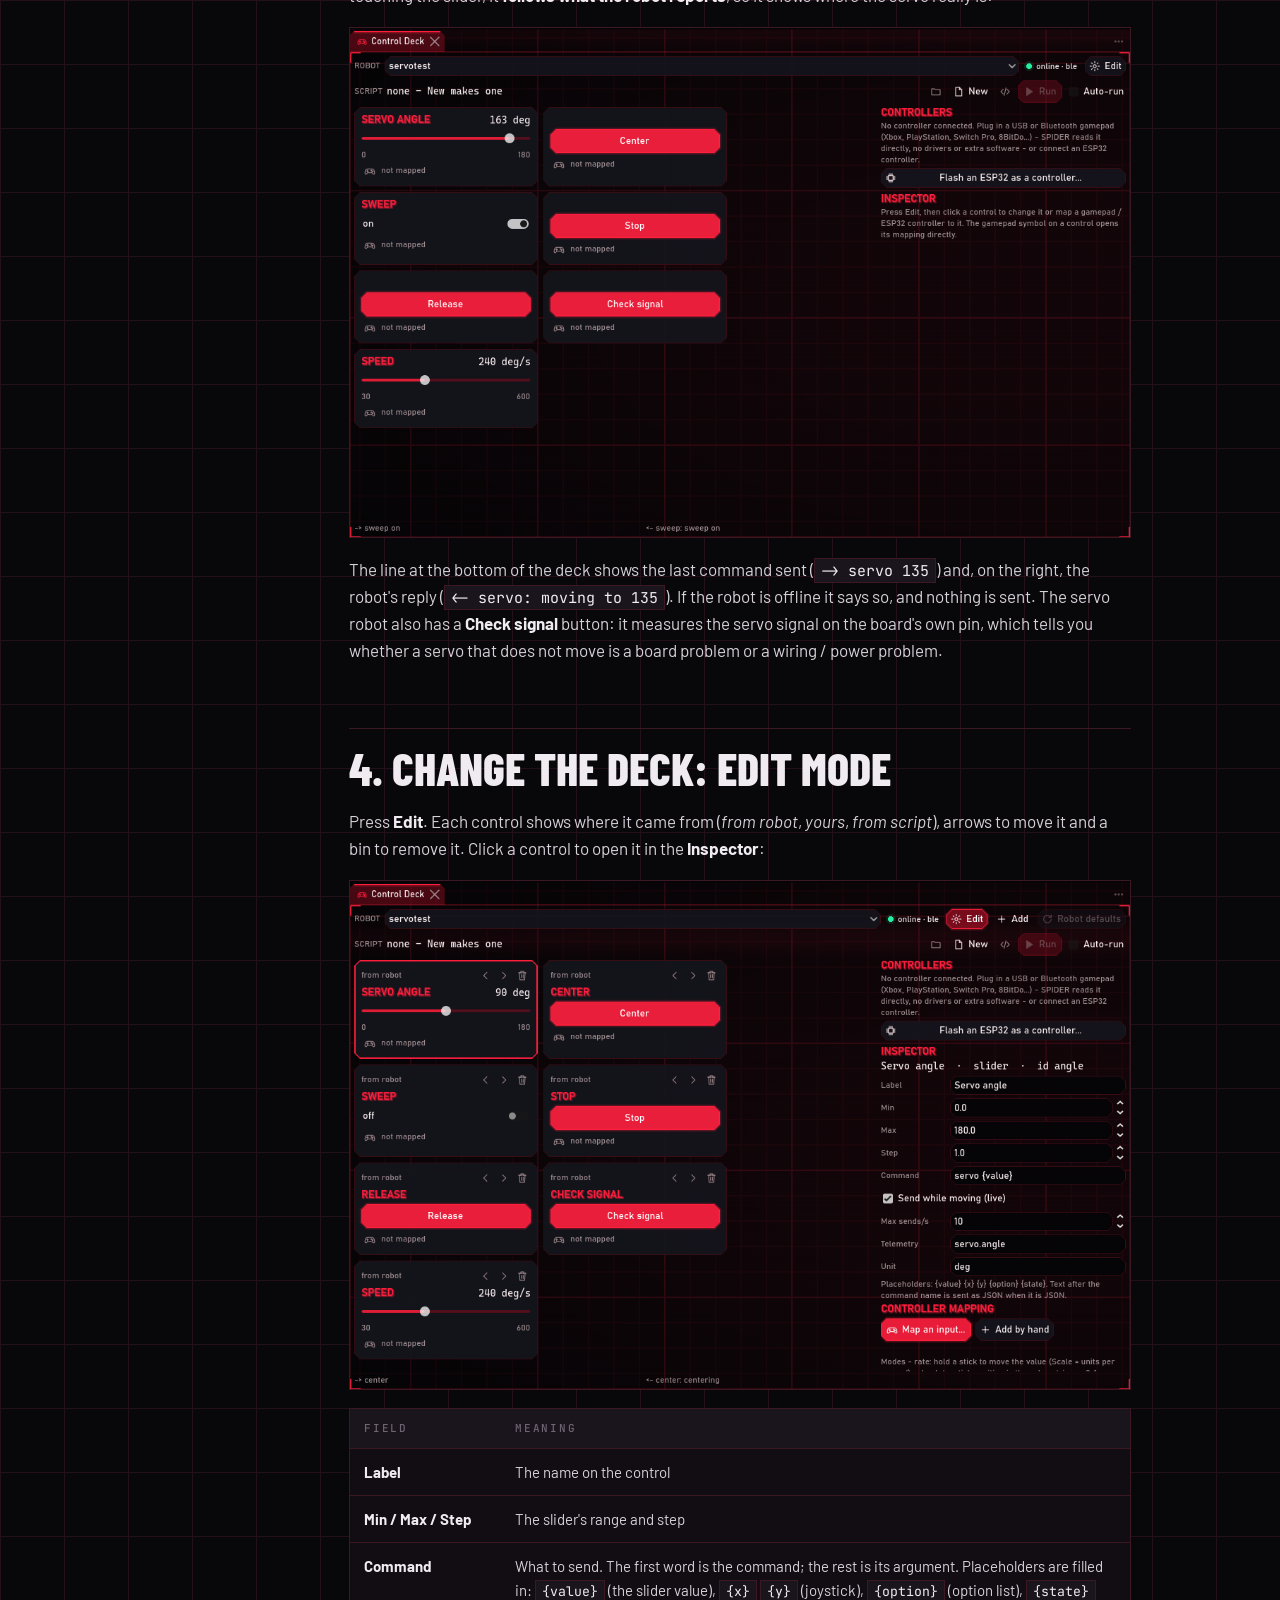
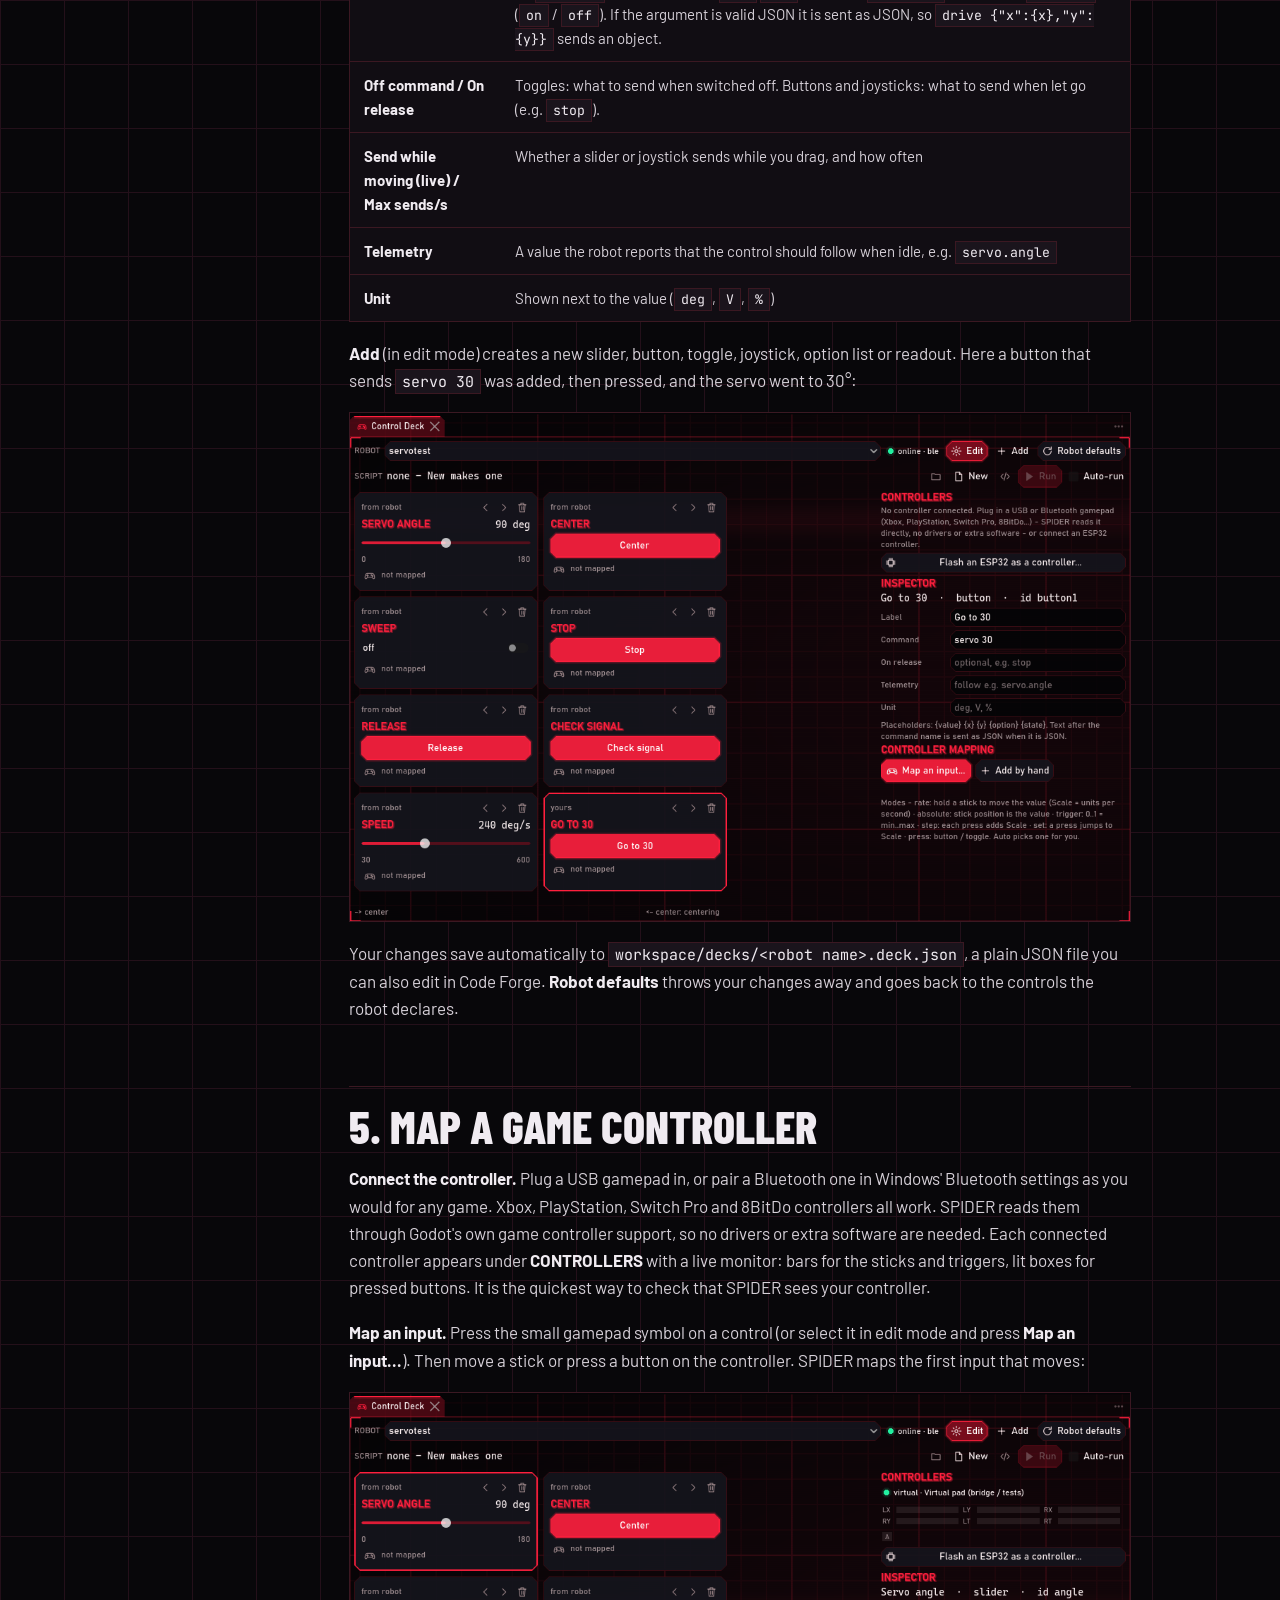
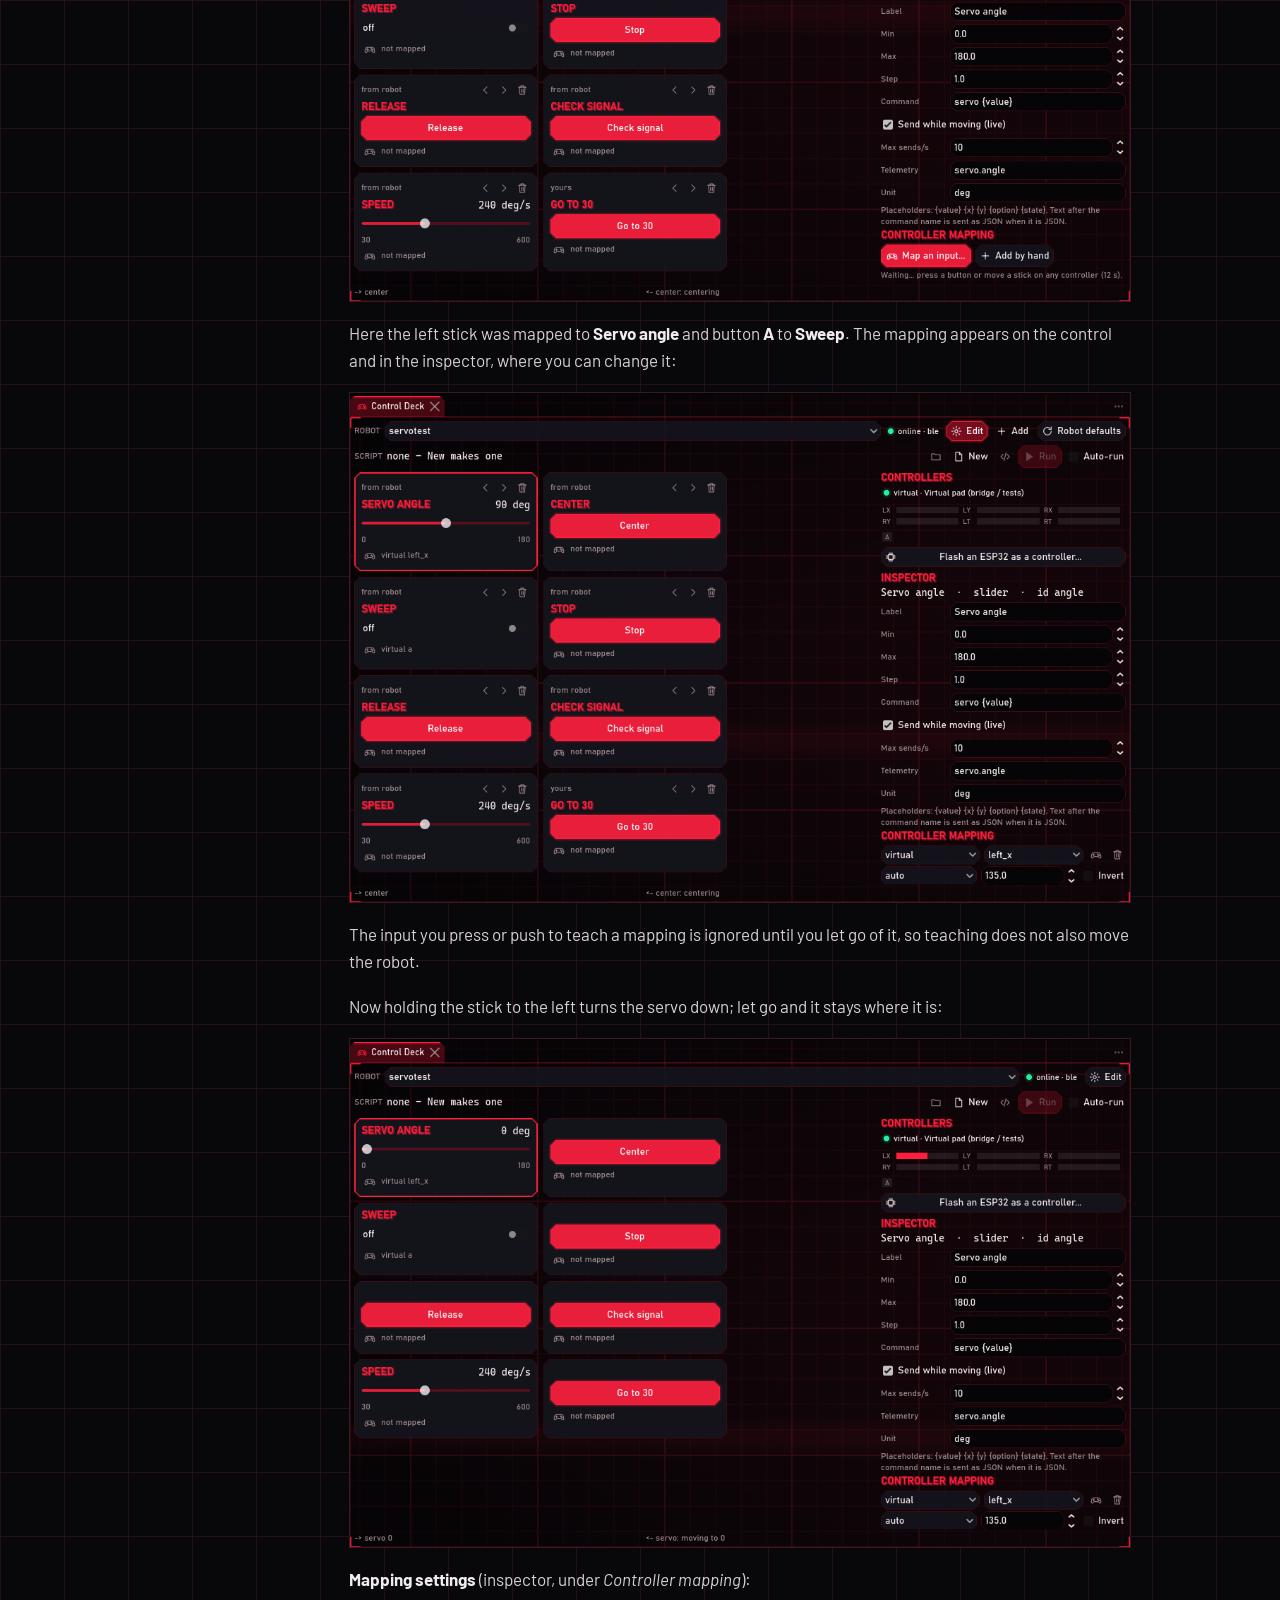
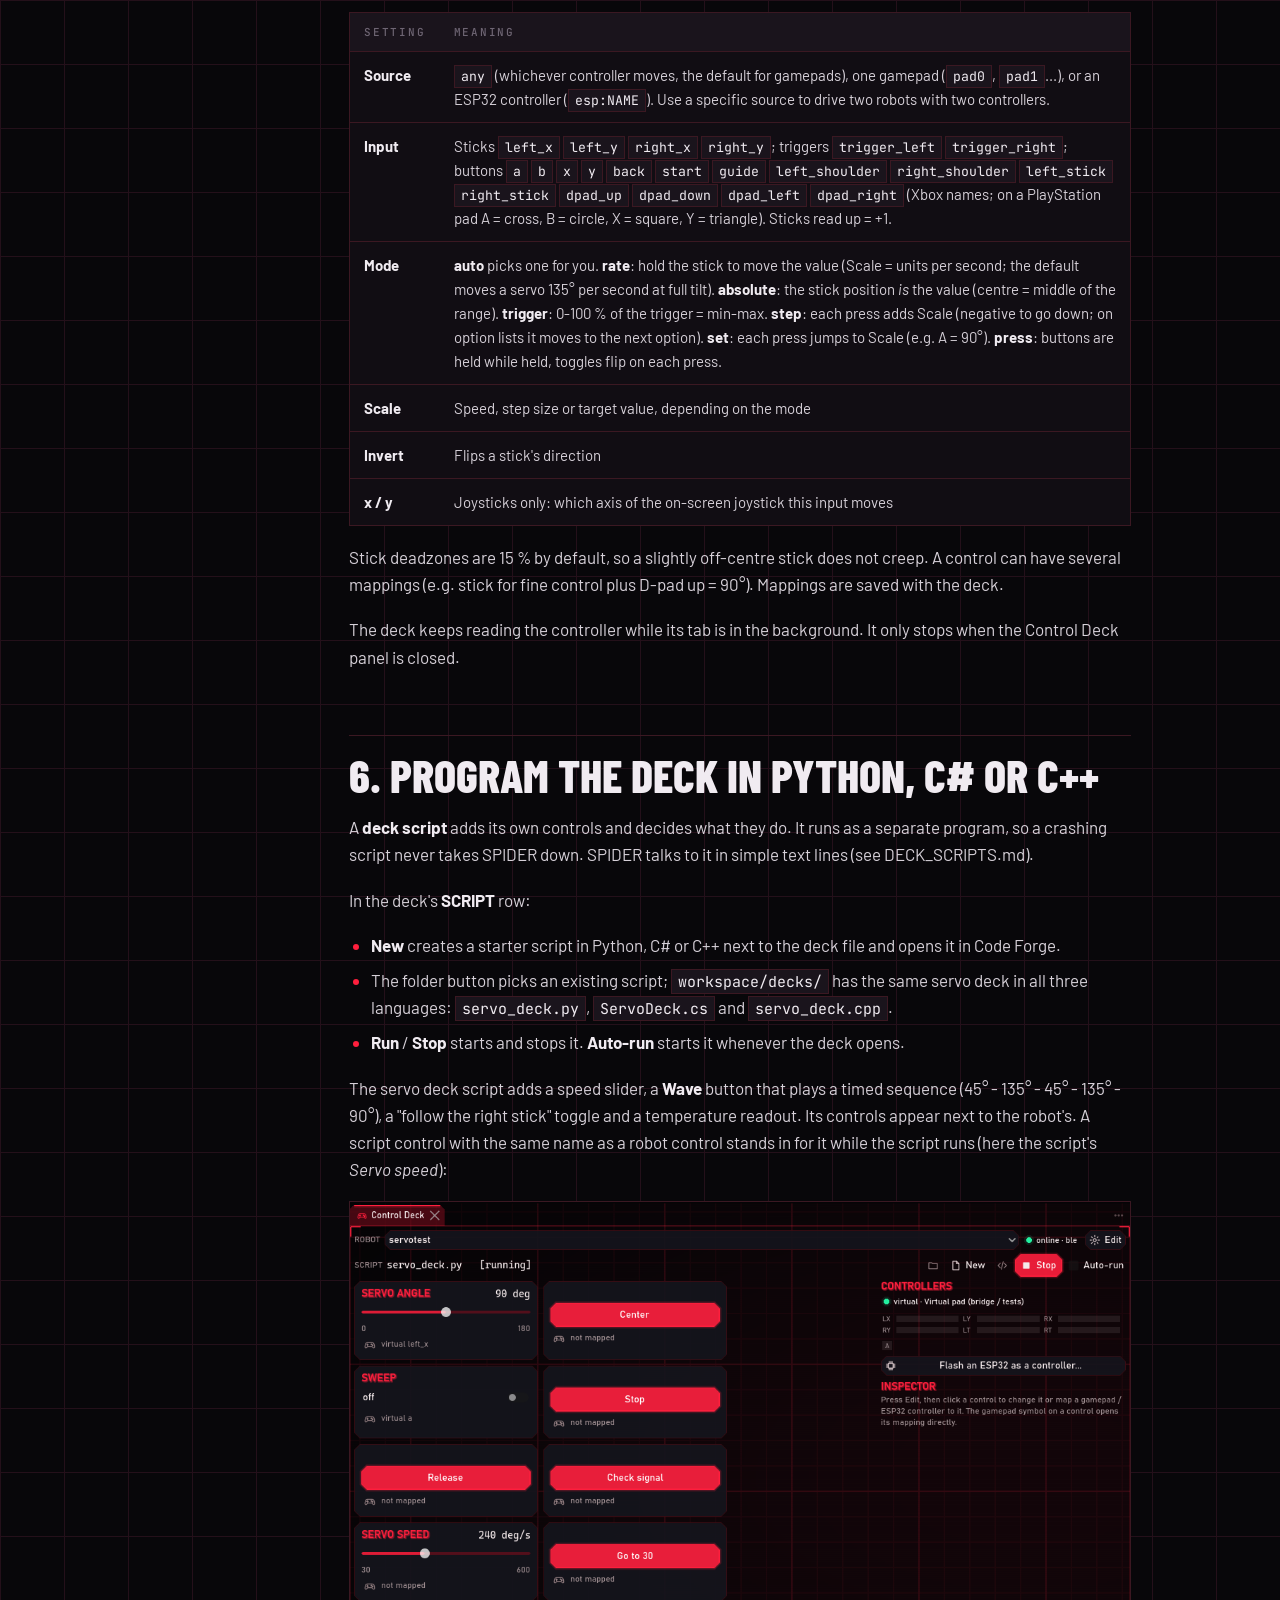
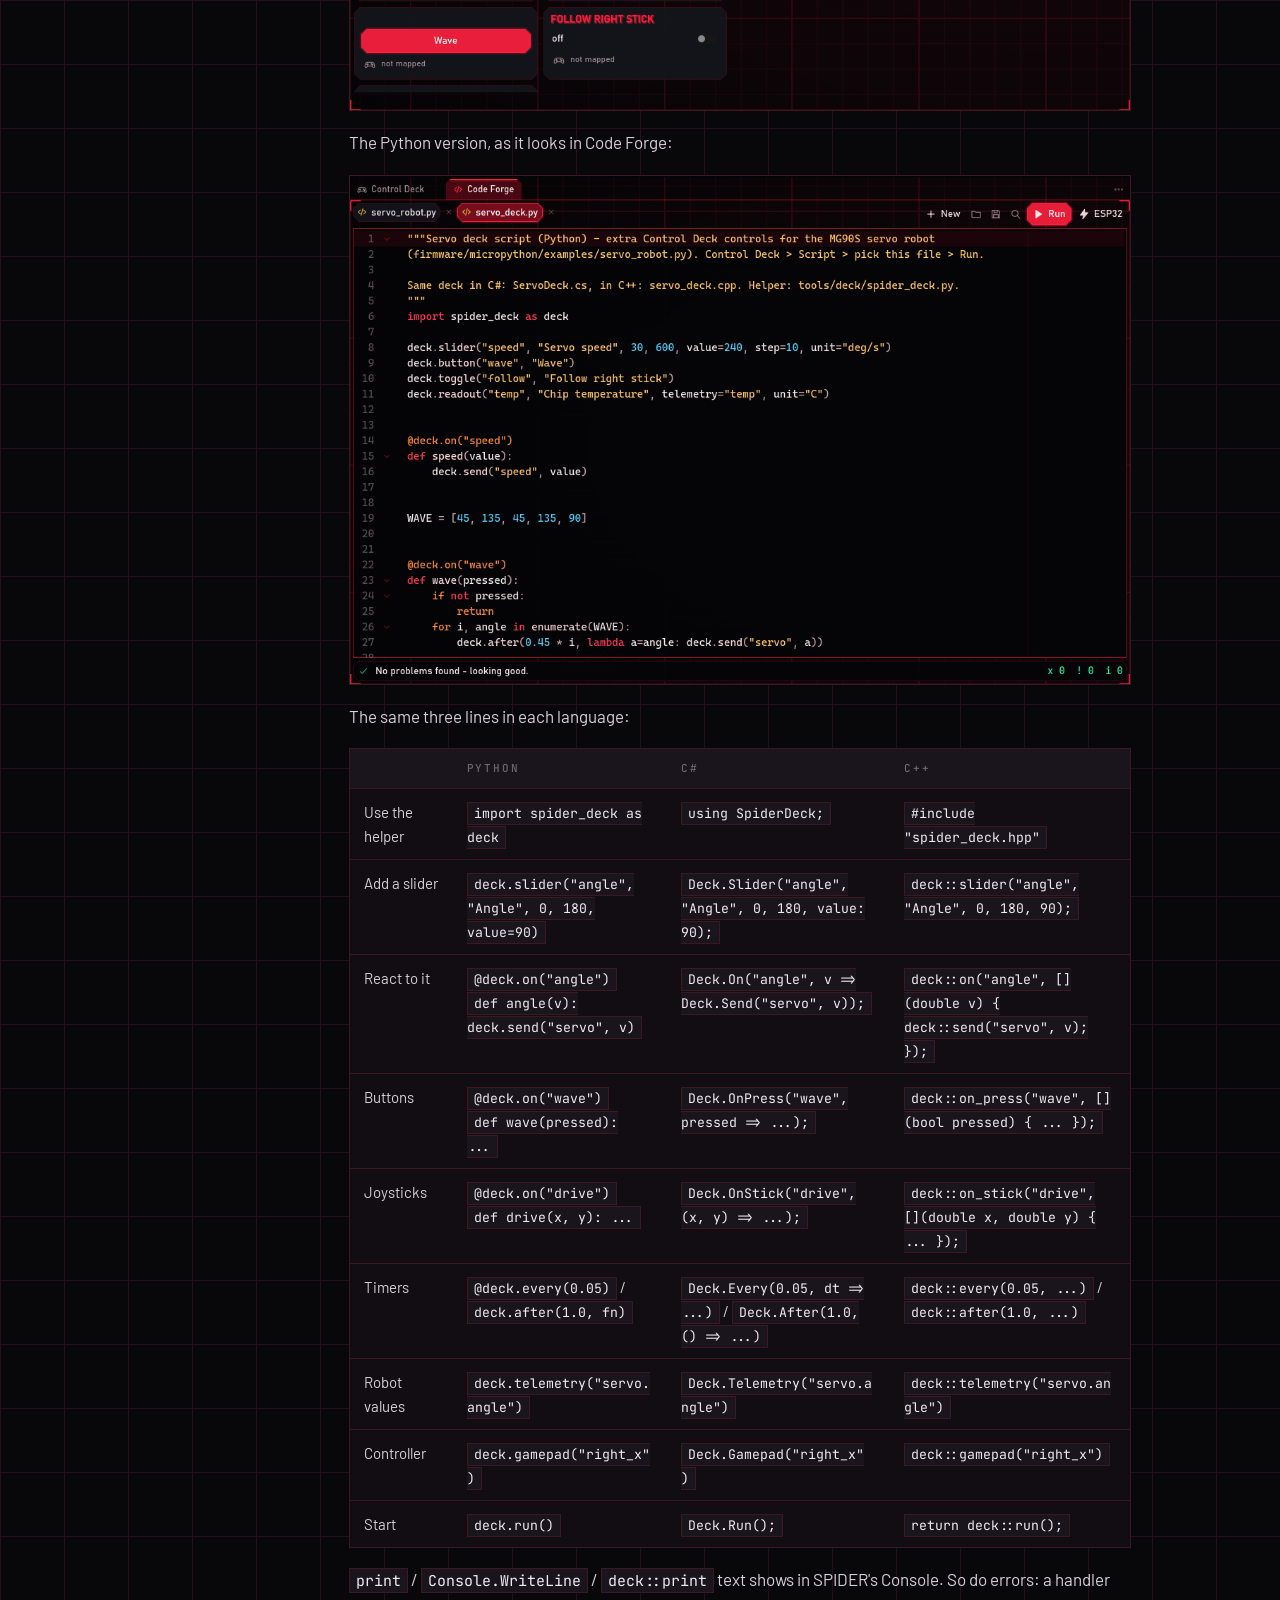
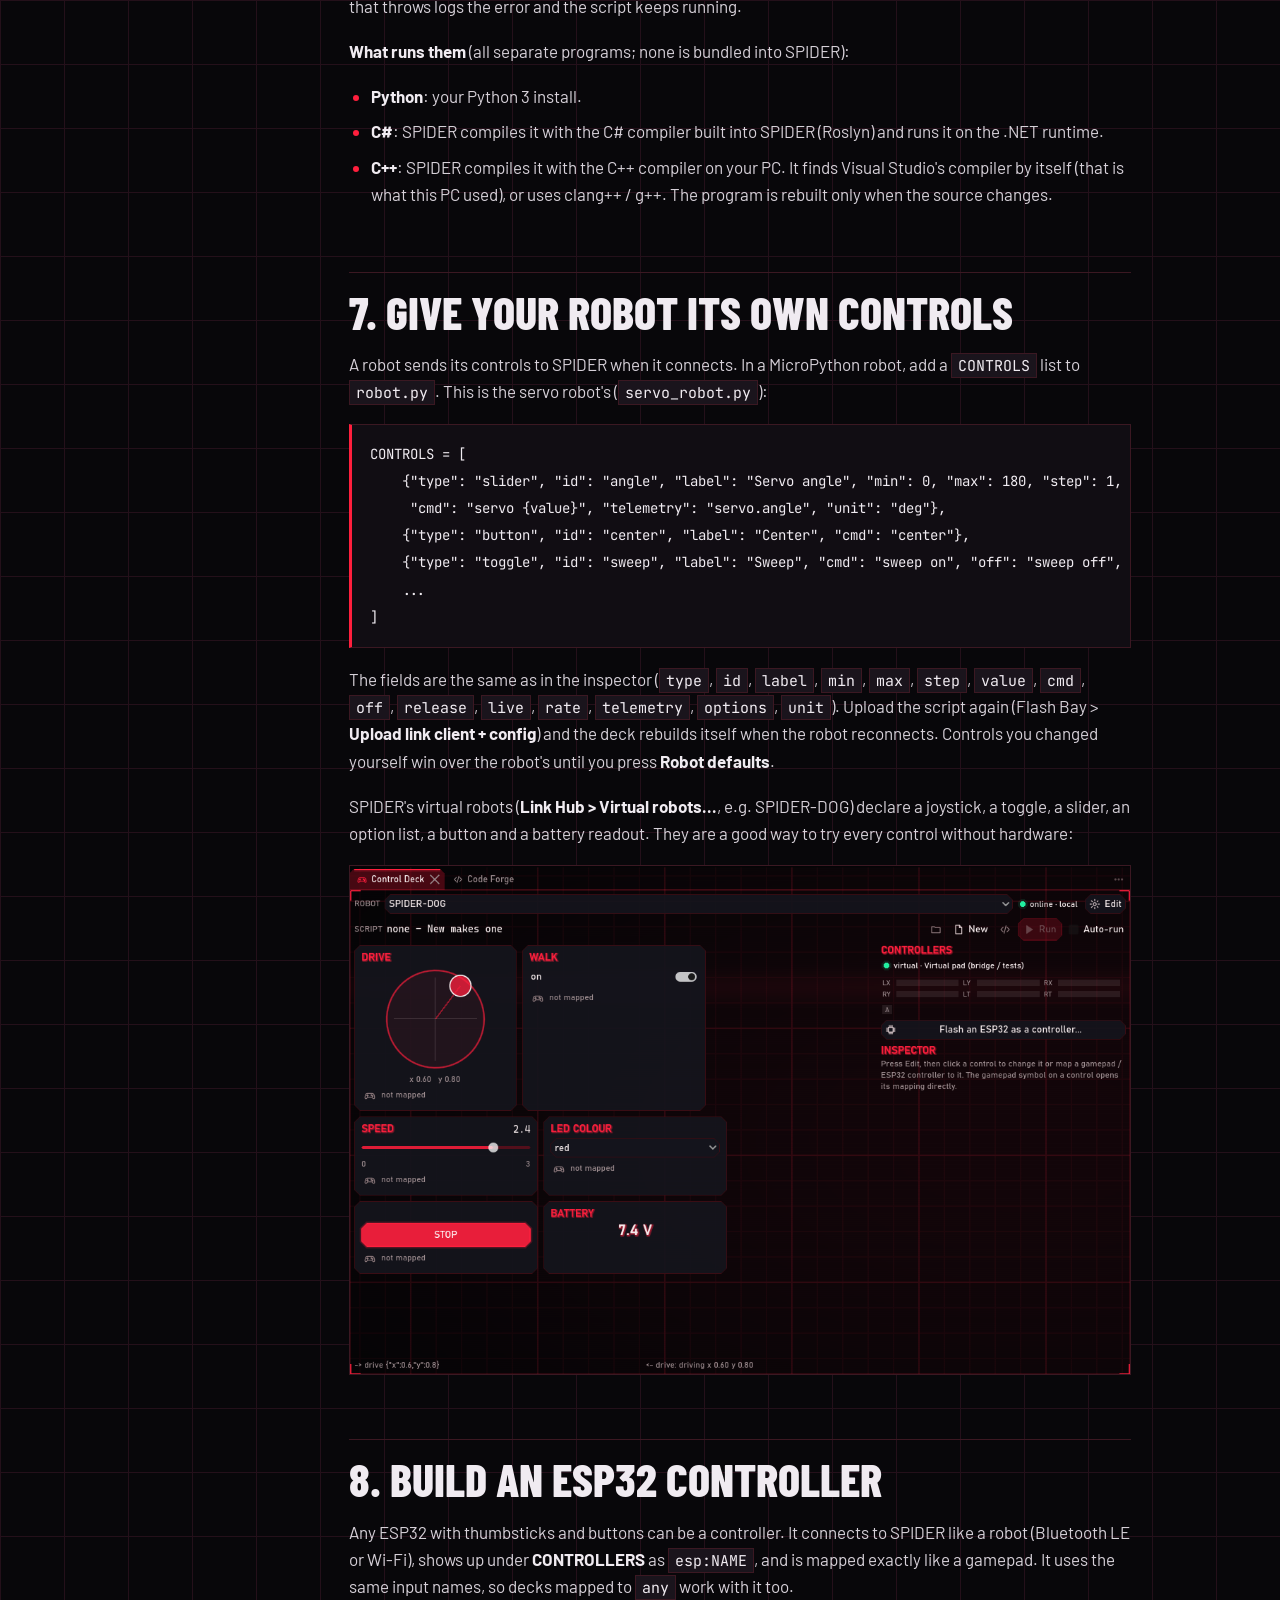
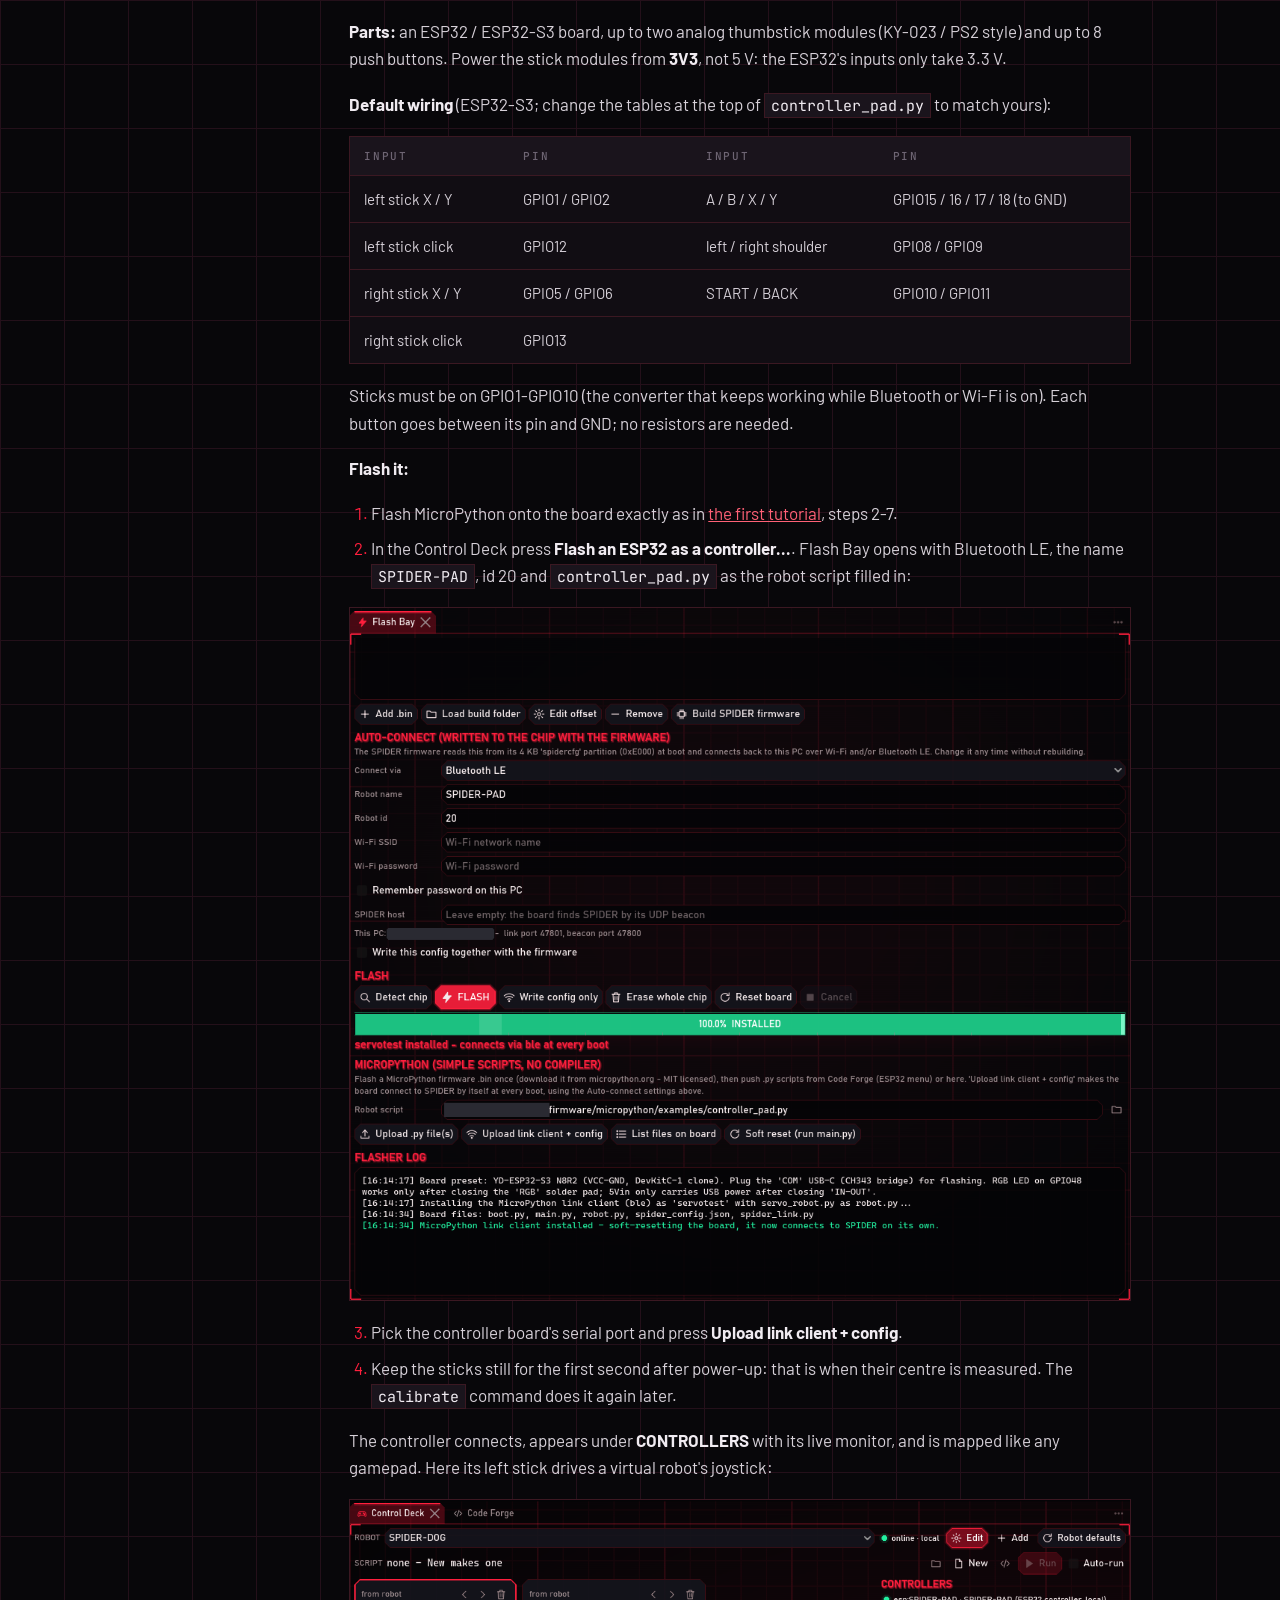
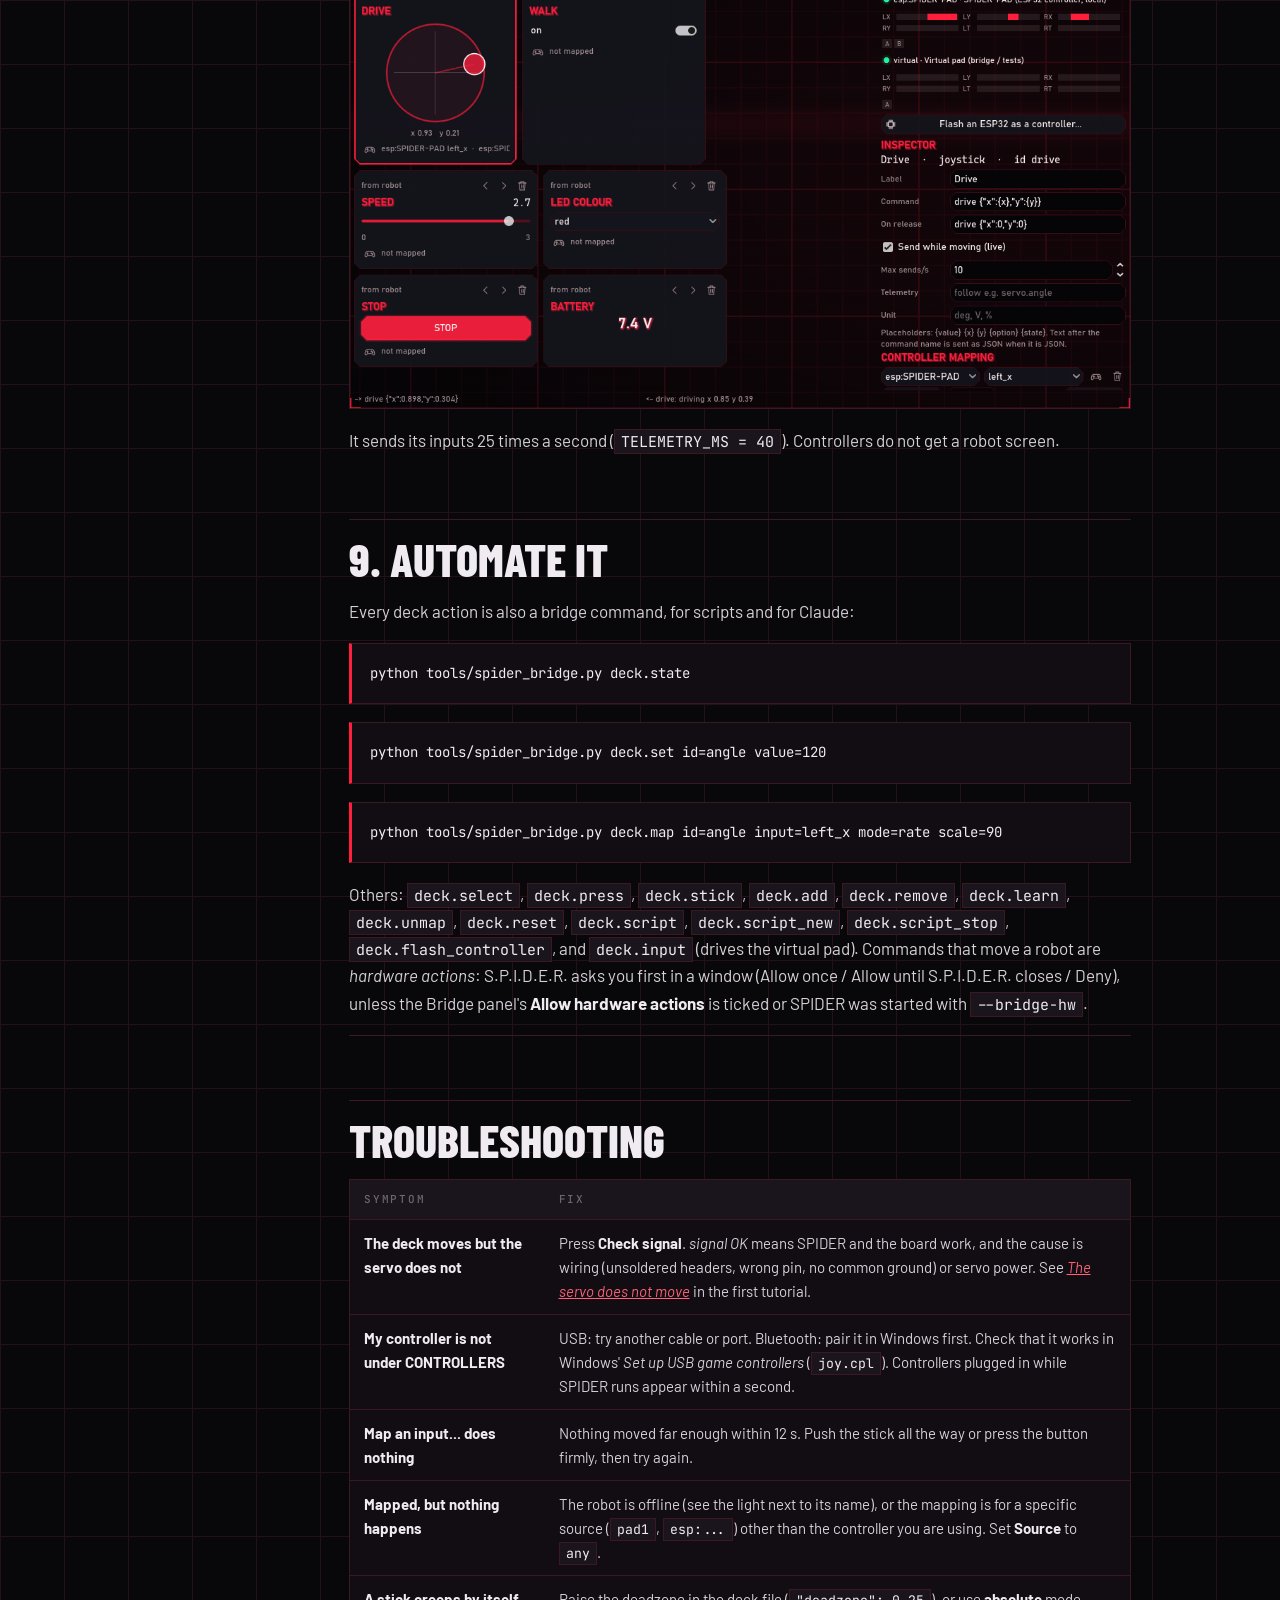
<file: tutorials/control-deck-and-controllers.html>
<!doctype html>
<html lang="en">
<head>
<!-- chrome:head -->
<meta charset="utf-8">
<meta name="viewport" content="width=device-width, initial-scale=1, viewport-fit=cover">
<link rel="icon" href="../assets/favicon.svg" type="image/svg+xml">
<link rel="preconnect" href="https://fonts.googleapis.com">
<link rel="preconnect" href="https://fonts.gstatic.com" crossorigin>
<link rel="stylesheet" href="https://fonts.googleapis.com/css2?family=Barlow+Condensed:wght@500;600;700;800&family=Barlow:wght@400;500;600&family=JetBrains+Mono:wght@400;500&display=swap">
<link rel="stylesheet" href="../assets/site.css">
<!-- /chrome:head -->
<title>Control robots with the Control Deck, gamepads and ESP32 controllers · OMART19</title>
<meta name="description" content="Put sliders, buttons and a joystick on screen for any robot, map a game controller or an ESP32 controller to them, and script the deck in Python, C# or C++.">
</head>
<body data-page="work">

<!-- chrome:bar -->
<header class="bar">
  <div class="wrap">
    <a class="brand" href="../index.html" aria-label="Oscar: home">
      <svg viewBox="0 0 40 40" aria-hidden="true"><path d="M8 2h24l6 6v24l-6 6H8l-6-6V8z" fill="none" stroke="#ff1f3d" stroke-width="2.5"/><path d="M13 12h14v16H13z" fill="none" stroke="#f0ebf1" stroke-width="2.5"/><path d="M27 12 13 28" stroke="#ff1f3d" stroke-width="2.5"/></svg>
      <b>OSCAR</b>
    </a>
    <nav class="nav" aria-label="Site">
      <a href="../index.html#work" data-nav="work" aria-current="page">Work</a>
      <a href="../downloads.html" data-nav="downloads">Downloads</a>
      <a href="../support.html" data-nav="support">Support</a>
      <a href="../hire.html" data-nav="hire">Hire me</a>
    </nav>
    <div class="status" aria-label="Status">
      <span class="led">Building</span>
      <span class="clock-wrap">LOCAL <span data-clock>--:--:--</span></span>
    </div>
  </div>
</header>
<!-- /chrome:bar -->

<main class="wrap">
  <nav class="crumbs" aria-label="Breadcrumb"><a href="../index.html">OMART19</a><span aria-hidden="true">/</span><a href="../projects/spider.html">S.P.I.D.E.R.</a><span aria-hidden="true">/</span><a href="../projects/spider.html#how-to">How-to</a><span aria-hidden="true">/</span><span>Control Deck and controllers</span></nav>

  <header class="page-hero solo">
    <div>
      <p class="eyebrow">Tutorial · S.P.I.D.E.R. · Controls</p>
      <h1>Control robots with the Control Deck, gamepads and ESP32 controllers</h1>
      <p class="lead">Put sliders, buttons and a joystick on screen for any robot, map a game controller or an ESP32 controller to them, and script the deck in Python, C# or C++.</p>
      <div class="facts"><span class="chip">About 15 minutes</span><span class="chip">Gamepad or ESP32 controller</span><span class="chip">Python · C# · C++</span></div>
      <div class="cta">
        <a class="btn primary" href="../downloads.html">Get S.P.I.D.E.R.</a>
        <a class="btn pending" data-report="robot-build.yml" data-off="Help requests open soon" data-on="Stuck? Ask for help"><span data-label>Help requests open soon</span></a>
      </div>
    </div>
  </header>

  <div class="doc">
    <details class="toc" open>
      <summary>On this page</summary>
      <ol>
        <li><a href="#1-open-the-control-deck">1. Open the Control Deck</a></li>
        <li><a href="#2-the-controls-a-robot-brings-with-it">2. The controls a robot brings with it</a></li>
        <li><a href="#3-use-them">3. Use them</a></li>
        <li><a href="#4-change-the-deck-edit-mode">4. Change the deck: edit mode</a></li>
        <li><a href="#5-map-a-game-controller">5. Map a game controller</a></li>
        <li><a href="#6-program-the-deck-in-python-c-or-c">6. Program the deck in Python, C# or C++</a></li>
        <li><a href="#7-give-your-robot-its-own-controls">7. Give your robot its own controls</a></li>
        <li><a href="#8-build-an-esp32-controller">8. Build an ESP32 controller</a></li>
        <li><a href="#9-automate-it">9. Automate it</a></li>
        <li><a href="#troubleshooting">Troubleshooting</a></li>
      </ol>
    </details>
    <article class="prose">
<!-- Generated by tools/build.py from S.P.I.D.E.R.'s docs/tutorials/control-deck-and-controllers.md. Edit the Markdown there, then rebuild. -->
<p>The <strong>Control Deck</strong> puts on-screen controls for a robot on SPIDER's dashboard. Sliders move servos, buttons
send commands, and a joystick drives. You can map any game controller to those controls, or build a controller
from an ESP32. When point-and-click is not enough, you program the deck in <strong>Python, C# or C++</strong>.</p>
<p>Everything in this tutorial was run on 2026-10-07 against real hardware: the MG90S servo robot from
<a href="esp32-s3-servo-ble.html">the first tutorial</a>, named <code>servotest</code> here. The robot screen 3D model came from SPIDER's
virtual robots. <strong>No physical gamepad was plugged in while the screenshots were taken.</strong> The mapping
screenshots use SPIDER's <em>virtual pad</em>, which the bridge drives exactly like a real stick. A real controller
shows up as <code>pad0 · Xbox Controller</code> (or similar) instead of <code>virtual</code>. The ESP32 controller section ran the
controller firmware with simulated sticks on the PC. It has not been tested on a real controller board yet.</p>
<h2 id="1-open-the-control-deck">1. Open the Control Deck</h2>
<p>Use <strong>LAYOUT &gt; Control Deck</strong>. The deck takes the left side, with the Console and Serial Monitor under it,
and the robot's 3D view, Link Hub and Flash Bay on the right. The deck is also part of <strong>Robot Ops</strong>, and
<strong>VIEW &gt; Control Deck</strong> opens it in any layout. Like every panel, it can be docked anywhere or floated in its
own window.</p>
<p><img loading="lazy" alt="The Control Deck layout" src="../assets/tutorials/control-deck-and-controllers/01-control-deck-layout.png" /></p>
<p>The <strong>ROBOT</strong> list at the top picks which robot the deck controls. The light next to it shows whether that
robot is online, and over which link (<code>ble</code>, <code>wifi</code>, <code>usb</code>, <code>local</code>).</p>
<h2 id="2-the-controls-a-robot-brings-with-it">2. The controls a robot brings with it</h2>
<p>A robot can tell SPIDER which controls it wants (see <a href="#7-give-your-robot-its-own-controls">section 7</a>). The servo
robot asks for an angle slider, Center, Sweep, Stop, Release and a speed slider:</p>
<p><img loading="lazy" alt="The servo robot's deck" src="../assets/tutorials/control-deck-and-controllers/02-servo-deck.png" /></p>
<div class="table-wrap"><table>
<thead>
<tr>
<th>Control</th>
<th>What it does</th>
</tr>
</thead>
<tbody>
<tr>
<td><strong>Slider</strong></td>
<td>A value between a minimum and maximum, e.g. the servo angle. It sends while you drag (up to 25 times a second) and once more when you let go. The servo script follows a stream of positions at full speed, so the horn keeps up with your hand (measured: within 2° during a fast drag).</td>
</tr>
<tr>
<td><strong>Button</strong></td>
<td>Sends a command when pressed, and can send another when released.</td>
</tr>
<tr>
<td><strong>Toggle</strong></td>
<td>On / off, with a command for each.</td>
</tr>
<tr>
<td><strong>Joystick</strong></td>
<td>Drag the knob. It sends x and y (-1 to 1, up = +1) and springs back to the centre when let go.</td>
</tr>
<tr>
<td><strong>Option list</strong></td>
<td>Choose one of several options, e.g. an LED colour.</td>
</tr>
<tr>
<td><strong>Readout</strong></td>
<td>Shows a value the robot reports, e.g. its chip temperature or battery.</td>
</tr>
</tbody>
</table></div>
<p>A robot that declares nothing still gets a deck when SPIDER recognises it. Any robot that reports
<code>servo.angle</code> gets servo controls automatically.</p>
<h2 id="3-use-them">3. Use them</h2>
<p>Drag <strong>Servo angle</strong> and the servo follows. Switch <strong>Sweep</strong> on and the servo sweeps by itself. While nobody is
touching the slider, it <strong>follows what the robot reports</strong>, so it shows where the servo really is:</p>
<p><img loading="lazy" alt="Sweeping: the slider follows the servo's reported angle" src="../assets/tutorials/control-deck-and-controllers/03-sweep-follows-telemetry.png" /></p>
<p>The line at the bottom of the deck shows the last command sent (<code>-&gt; servo 135</code>) and, on the right, the robot's reply
(<code>&lt;- servo: moving to 135</code>). If the robot is offline it says so, and nothing is sent. The servo robot also has a
<strong>Check signal</strong> button: it measures the servo signal on the board's own pin, which tells you whether a servo that
does not move is a board problem or a wiring / power problem.</p>
<h2 id="4-change-the-deck-edit-mode">4. Change the deck: edit mode</h2>
<p>Press <strong>Edit</strong>. Each control shows where it came from (<em>from robot</em>, <em>yours</em>, <em>from script</em>), arrows to move
it and a bin to remove it. Click a control to open it in the <strong>Inspector</strong>:</p>
<p><img loading="lazy" alt="Edit mode and the inspector" src="../assets/tutorials/control-deck-and-controllers/04-edit-mode-inspector.png" /></p>
<div class="table-wrap"><table>
<thead>
<tr>
<th>Field</th>
<th>Meaning</th>
</tr>
</thead>
<tbody>
<tr>
<td><strong>Label</strong></td>
<td>The name on the control</td>
</tr>
<tr>
<td><strong>Min / Max / Step</strong></td>
<td>The slider's range and step</td>
</tr>
<tr>
<td><strong>Command</strong></td>
<td>What to send. The first word is the command; the rest is its argument. Placeholders are filled in: <code>{value}</code> (the slider value), <code>{x}</code> <code>{y}</code> (joystick), <code>{option}</code> (option list), <code>{state}</code> (<code>on</code> / <code>off</code>). If the argument is valid JSON it is sent as JSON, so <code>drive {"x":{x},"y":{y}}</code> sends an object.</td>
</tr>
<tr>
<td><strong>Off command / On release</strong></td>
<td>Toggles: what to send when switched off. Buttons and joysticks: what to send when let go (e.g. <code>stop</code>).</td>
</tr>
<tr>
<td><strong>Send while moving (live) / Max sends/s</strong></td>
<td>Whether a slider or joystick sends while you drag, and how often</td>
</tr>
<tr>
<td><strong>Telemetry</strong></td>
<td>A value the robot reports that the control should follow when idle, e.g. <code>servo.angle</code></td>
</tr>
<tr>
<td><strong>Unit</strong></td>
<td>Shown next to the value (<code>deg</code>, <code>V</code>, <code>%</code>)</td>
</tr>
</tbody>
</table></div>
<p><strong>Add</strong> (in edit mode) creates a new slider, button, toggle, joystick, option list or readout. Here a
button that sends <code>servo 30</code> was added, then pressed, and the servo went to 30°:</p>
<p><img loading="lazy" alt="A new &quot;Go to 30&quot; button" src="../assets/tutorials/control-deck-and-controllers/05-add-button.png" /></p>
<p>Your changes save automatically to <code>workspace/decks/&lt;robot name&gt;.deck.json</code>, a plain JSON file you can also edit
in Code Forge. <strong>Robot defaults</strong> throws your changes away and goes back to the controls the robot declares.</p>
<h2 id="5-map-a-game-controller">5. Map a game controller</h2>
<p><strong>Connect the controller.</strong> Plug a USB gamepad in, or pair a Bluetooth one in Windows' Bluetooth settings as you
would for any game. Xbox, PlayStation, Switch Pro and 8BitDo controllers all work. SPIDER reads them through
Godot's own game controller support, so no drivers or extra software are needed. Each connected controller
appears under <strong>CONTROLLERS</strong> with a live monitor: bars for the sticks and triggers, lit boxes for pressed buttons.
It is the quickest way to check that SPIDER sees your controller.</p>
<p><strong>Map an input.</strong> Press the small gamepad symbol on a control (or select it in edit mode and press
<strong>Map an input...</strong>). Then move a stick or press a button on the controller. SPIDER maps the first input that
moves:</p>
<p><img loading="lazy" alt="Waiting for an input" src="../assets/tutorials/control-deck-and-controllers/06-learn-waiting.png" /></p>
<p>Here the left stick was mapped to <strong>Servo angle</strong> and button <strong>A</strong> to <strong>Sweep</strong>. The mapping appears on the control
and in the inspector, where you can change it:</p>
<p><img loading="lazy" alt="Mapped: left_x drives the servo angle, A switches Sweep" src="../assets/tutorials/control-deck-and-controllers/07-mapped.png" /></p>
<p>The input you press or push to teach a mapping is ignored until you let go of it, so teaching does not also
move the robot.</p>
<p>Now holding the stick to the left turns the servo down; let go and it stays where it is:</p>
<p><img loading="lazy" alt="The stick drives the servo" src="../assets/tutorials/control-deck-and-controllers/08-stick-drives-servo.png" /></p>
<p><strong>Mapping settings</strong> (inspector, under <em>Controller mapping</em>):</p>
<div class="table-wrap"><table>
<thead>
<tr>
<th>Setting</th>
<th>Meaning</th>
</tr>
</thead>
<tbody>
<tr>
<td><strong>Source</strong></td>
<td><code>any</code> (whichever controller moves, the default for gamepads), one gamepad (<code>pad0</code>, <code>pad1</code>...), or an ESP32 controller (<code>esp:NAME</code>). Use a specific source to drive two robots with two controllers.</td>
</tr>
<tr>
<td><strong>Input</strong></td>
<td>Sticks <code>left_x</code> <code>left_y</code> <code>right_x</code> <code>right_y</code>; triggers <code>trigger_left</code> <code>trigger_right</code>; buttons <code>a</code> <code>b</code> <code>x</code> <code>y</code> <code>back</code> <code>start</code> <code>guide</code> <code>left_shoulder</code> <code>right_shoulder</code> <code>left_stick</code> <code>right_stick</code> <code>dpad_up</code> <code>dpad_down</code> <code>dpad_left</code> <code>dpad_right</code> (Xbox names; on a PlayStation pad A = cross, B = circle, X = square, Y = triangle). Sticks read up = +1.</td>
</tr>
<tr>
<td><strong>Mode</strong></td>
<td><strong>auto</strong> picks one for you. <strong>rate</strong>: hold the stick to move the value (Scale = units per second; the default moves a servo 135° per second at full tilt). <strong>absolute</strong>: the stick position <em>is</em> the value (centre = middle of the range). <strong>trigger</strong>: 0-100 % of the trigger = min-max. <strong>step</strong>: each press adds Scale (negative to go down; on option lists it moves to the next option). <strong>set</strong>: each press jumps to Scale (e.g. A = 90°). <strong>press</strong>: buttons are held while held, toggles flip on each press.</td>
</tr>
<tr>
<td><strong>Scale</strong></td>
<td>Speed, step size or target value, depending on the mode</td>
</tr>
<tr>
<td><strong>Invert</strong></td>
<td>Flips a stick's direction</td>
</tr>
<tr>
<td><strong>x / y</strong></td>
<td>Joysticks only: which axis of the on-screen joystick this input moves</td>
</tr>
</tbody>
</table></div>
<p>Stick deadzones are 15 % by default, so a slightly off-centre stick does not creep. A control can have several
mappings (e.g. stick for fine control plus D-pad up = 90°). Mappings are saved with the deck.</p>
<p>The deck keeps reading the controller while its tab is in the background. It only stops when the Control Deck
panel is closed.</p>
<h2 id="6-program-the-deck-in-python-c-or-c">6. Program the deck in Python, C# or C++</h2>
<p>A <strong>deck script</strong> adds its own controls and decides what they do. It runs as a separate program, so a crashing
script never takes SPIDER down. SPIDER talks to it in simple text lines (see DECK_SCRIPTS.md).</p>
<p>In the deck's <strong>SCRIPT</strong> row:</p>
<ul>
<li><strong>New</strong> creates a starter script in Python, C# or C++ next to the deck file and opens it in Code Forge.</li>
<li>The folder button picks an existing script; <code>workspace/decks/</code> has the same servo deck in all three languages:
  <code>servo_deck.py</code>, <code>ServoDeck.cs</code> and
  <code>servo_deck.cpp</code>.</li>
<li><strong>Run</strong> / <strong>Stop</strong> starts and stops it. <strong>Auto-run</strong> starts it whenever the deck opens.</li>
</ul>
<p>The servo deck script adds a speed slider, a <strong>Wave</strong> button that plays a timed sequence (45° - 135° - 45° - 135°
- 90°), a "follow the right stick" toggle and a temperature readout. Its controls appear next to the robot's.
A script control with the same name as a robot control stands in for it while the script runs (here the
script's <em>Servo speed</em>):</p>
<p><img loading="lazy" alt="The Python servo deck script running" src="../assets/tutorials/control-deck-and-controllers/09-script-running.png" /></p>
<p>The Python version, as it looks in Code Forge:</p>
<p><img loading="lazy" alt="servo_deck.py in Code Forge" src="../assets/tutorials/control-deck-and-controllers/10-script-in-code-forge.png" /></p>
<p>The same three lines in each language:</p>
<div class="table-wrap"><table>
<thead>
<tr>
<th></th>
<th>Python</th>
<th>C#</th>
<th>C++</th>
</tr>
</thead>
<tbody>
<tr>
<td>Use the helper</td>
<td><code>import spider_deck as deck</code></td>
<td><code>using SpiderDeck;</code></td>
<td><code>#include "spider_deck.hpp"</code></td>
</tr>
<tr>
<td>Add a slider</td>
<td><code>deck.slider("angle", "Angle", 0, 180, value=90)</code></td>
<td><code>Deck.Slider("angle", "Angle", 0, 180, value: 90);</code></td>
<td><code>deck::slider("angle", "Angle", 0, 180, 90);</code></td>
</tr>
<tr>
<td>React to it</td>
<td><code>@deck.on("angle")</code><br><code>def angle(v): deck.send("servo", v)</code></td>
<td><code>Deck.On("angle", v =&gt; Deck.Send("servo", v));</code></td>
<td><code>deck::on("angle", [](double v) { deck::send("servo", v); });</code></td>
</tr>
<tr>
<td>Buttons</td>
<td><code>@deck.on("wave")</code><br><code>def wave(pressed): ...</code></td>
<td><code>Deck.OnPress("wave", pressed =&gt; ...);</code></td>
<td><code>deck::on_press("wave", [](bool pressed) { ... });</code></td>
</tr>
<tr>
<td>Joysticks</td>
<td><code>@deck.on("drive")</code><br><code>def drive(x, y): ...</code></td>
<td><code>Deck.OnStick("drive", (x, y) =&gt; ...);</code></td>
<td><code>deck::on_stick("drive", [](double x, double y) { ... });</code></td>
</tr>
<tr>
<td>Timers</td>
<td><code>@deck.every(0.05)</code> / <code>deck.after(1.0, fn)</code></td>
<td><code>Deck.Every(0.05, dt =&gt; ...)</code> / <code>Deck.After(1.0, () =&gt; ...)</code></td>
<td><code>deck::every(0.05, ...)</code> / <code>deck::after(1.0, ...)</code></td>
</tr>
<tr>
<td>Robot values</td>
<td><code>deck.telemetry("servo.angle")</code></td>
<td><code>Deck.Telemetry("servo.angle")</code></td>
<td><code>deck::telemetry("servo.angle")</code></td>
</tr>
<tr>
<td>Controller</td>
<td><code>deck.gamepad("right_x")</code></td>
<td><code>Deck.Gamepad("right_x")</code></td>
<td><code>deck::gamepad("right_x")</code></td>
</tr>
<tr>
<td>Start</td>
<td><code>deck.run()</code></td>
<td><code>Deck.Run();</code></td>
<td><code>return deck::run();</code></td>
</tr>
</tbody>
</table></div>
<p><code>print</code> / <code>Console.WriteLine</code> / <code>deck::print</code> text shows in SPIDER's Console. So do errors: a handler that throws
logs the error and the script keeps running.</p>
<p><strong>What runs them</strong> (all separate programs; none is bundled into SPIDER):</p>
<ul>
<li><strong>Python</strong>: your Python 3 install.</li>
<li><strong>C#</strong>: SPIDER compiles it with the C# compiler built into SPIDER (Roslyn) and runs it on the .NET runtime.</li>
<li><strong>C++</strong>: SPIDER compiles it with the C++ compiler on your PC. It finds Visual Studio's compiler by itself (that
  is what this PC used), or uses clang++ / g++. The program is rebuilt only when the source changes.</li>
</ul>
<h2 id="7-give-your-robot-its-own-controls">7. Give your robot its own controls</h2>
<p>A robot sends its controls to SPIDER when it connects. In a MicroPython robot, add a <code>CONTROLS</code> list to <code>robot.py</code>.
This is the servo robot's (<code>servo_robot.py</code>):</p>
<pre><code class="language-python">CONTROLS = [
    {&quot;type&quot;: &quot;slider&quot;, &quot;id&quot;: &quot;angle&quot;, &quot;label&quot;: &quot;Servo angle&quot;, &quot;min&quot;: 0, &quot;max&quot;: 180, &quot;step&quot;: 1, &quot;value&quot;: 90,
     &quot;cmd&quot;: &quot;servo {value}&quot;, &quot;telemetry&quot;: &quot;servo.angle&quot;, &quot;unit&quot;: &quot;deg&quot;},
    {&quot;type&quot;: &quot;button&quot;, &quot;id&quot;: &quot;center&quot;, &quot;label&quot;: &quot;Center&quot;, &quot;cmd&quot;: &quot;center&quot;},
    {&quot;type&quot;: &quot;toggle&quot;, &quot;id&quot;: &quot;sweep&quot;, &quot;label&quot;: &quot;Sweep&quot;, &quot;cmd&quot;: &quot;sweep on&quot;, &quot;off&quot;: &quot;sweep off&quot;, &quot;telemetry&quot;: &quot;servo.sweep&quot;},
    ...
]
</code></pre>
<p>The fields are the same as in the inspector (<code>type</code>, <code>id</code>, <code>label</code>, <code>min</code>, <code>max</code>, <code>step</code>, <code>value</code>, <code>cmd</code>, <code>off</code>,
<code>release</code>, <code>live</code>, <code>rate</code>, <code>telemetry</code>, <code>options</code>, <code>unit</code>). Upload the script again (Flash Bay &gt;
<strong>Upload link client + config</strong>) and the deck rebuilds itself when the robot reconnects. Controls you changed
yourself win over the robot's until you press <strong>Robot defaults</strong>.</p>
<p>SPIDER's virtual robots (<strong>Link Hub &gt; Virtual robots...</strong>, e.g. SPIDER-DOG) declare a joystick, a toggle, a slider, an option
list, a button and a battery readout. They are a good way to try every control without hardware:</p>
<p><img loading="lazy" alt="A virtual robot's deck: joystick, toggle, slider, option list, button, readout" src="../assets/tutorials/control-deck-and-controllers/11-virtual-robot-deck.png" /></p>
<h2 id="8-build-an-esp32-controller">8. Build an ESP32 controller</h2>
<p>Any ESP32 with thumbsticks and buttons can be a controller. It connects to SPIDER like a robot (Bluetooth LE or
Wi-Fi), shows up under <strong>CONTROLLERS</strong> as <code>esp:NAME</code>, and is mapped exactly like a gamepad. It uses the same input
names, so decks mapped to <code>any</code> work with it too.</p>
<p><strong>Parts:</strong> an ESP32 / ESP32-S3 board, up to two analog thumbstick modules (KY-023 / PS2 style) and up to 8 push
buttons. Power the stick modules from <strong>3V3</strong>, not 5 V: the ESP32's inputs only take 3.3 V.</p>
<p><strong>Default wiring</strong> (ESP32-S3; change the tables at the top of
<code>controller_pad.py</code> to match yours):</p>
<div class="table-wrap"><table>
<thead>
<tr>
<th>Input</th>
<th>Pin</th>
<th></th>
<th>Input</th>
<th>Pin</th>
</tr>
</thead>
<tbody>
<tr>
<td>left stick X / Y</td>
<td>GPIO1 / GPIO2</td>
<td></td>
<td>A / B / X / Y</td>
<td>GPIO15 / 16 / 17 / 18 (to GND)</td>
</tr>
<tr>
<td>left stick click</td>
<td>GPIO12</td>
<td></td>
<td>left / right shoulder</td>
<td>GPIO8 / GPIO9</td>
</tr>
<tr>
<td>right stick X / Y</td>
<td>GPIO5 / GPIO6</td>
<td></td>
<td>START / BACK</td>
<td>GPIO10 / GPIO11</td>
</tr>
<tr>
<td>right stick click</td>
<td>GPIO13</td>
<td></td>
<td></td>
<td></td>
</tr>
</tbody>
</table></div>
<p>Sticks must be on GPIO1-GPIO10 (the converter that keeps working while Bluetooth or Wi-Fi is on). Each button goes
between its pin and GND; no resistors are needed.</p>
<p><strong>Flash it:</strong></p>
<ol>
<li>Flash MicroPython onto the board exactly as in <a href="esp32-s3-servo-ble.html">the first tutorial</a>, steps 2-7.</li>
<li>In the Control Deck press <strong>Flash an ESP32 as a controller...</strong>. Flash Bay opens with Bluetooth LE, the name
   <code>SPIDER-PAD</code>, id 20 and <code>controller_pad.py</code> as the robot script filled in:</li>
</ol>
<p><img loading="lazy" alt="Flash Bay set up for an ESP32 controller" src="../assets/tutorials/control-deck-and-controllers/13-flash-bay-controller.png" /></p>
<ol start="3">
<li>Pick the controller board's serial port and press <strong>Upload link client + config</strong>.</li>
<li>Keep the sticks still for the first second after power-up: that is when their centre is measured.
   The <code>calibrate</code> command does it again later.</li>
</ol>
<p>The controller connects, appears under <strong>CONTROLLERS</strong> with its live monitor, and is mapped like any gamepad.
Here its left stick drives a virtual robot's joystick:</p>
<p><img loading="lazy" alt="An ESP32 controller mapped to a virtual robot's joystick" src="../assets/tutorials/control-deck-and-controllers/12-esp32-controller-mapped.png" /></p>
<p>It sends its inputs 25 times a second (<code>TELEMETRY_MS = 40</code>). Controllers do not get a robot screen.</p>
<h2 id="9-automate-it">9. Automate it</h2>
<p>Every deck action is also a bridge command, for scripts and for Claude:</p>
<pre><code class="language-bash">python tools/spider_bridge.py deck.state
</code></pre>
<pre><code class="language-bash">python tools/spider_bridge.py deck.set id=angle value=120
</code></pre>
<pre><code class="language-bash">python tools/spider_bridge.py deck.map id=angle input=left_x mode=rate scale=90
</code></pre>
<p>Others: <code>deck.select</code>, <code>deck.press</code>, <code>deck.stick</code>, <code>deck.add</code>, <code>deck.remove</code>, <code>deck.learn</code>, <code>deck.unmap</code>,
<code>deck.reset</code>, <code>deck.script</code>, <code>deck.script_new</code>, <code>deck.script_stop</code>, <code>deck.flash_controller</code>, and <code>deck.input</code>
(drives the virtual pad). Commands that move a robot are <em>hardware actions</em>: S.P.I.D.E.R. asks you first in a window
(Allow once / Allow until S.P.I.D.E.R. closes / Deny), unless the Bridge panel's <strong>Allow hardware actions</strong> is ticked
or SPIDER was started with <code>--bridge-hw</code>.</p>
<hr />
<h2 id="troubleshooting">Troubleshooting</h2>
<div class="table-wrap"><table>
<thead>
<tr>
<th>Symptom</th>
<th>Fix</th>
</tr>
</thead>
<tbody>
<tr>
<td><strong>The deck moves but the servo does not</strong></td>
<td>Press <strong>Check signal</strong>. <em>signal OK</em> means SPIDER and the board work, and the cause is wiring (unsoldered headers, wrong pin, no common ground) or servo power. See <a href="esp32-s3-servo-ble.html#the-servo-does-not-move"><em>The servo does not move</em></a> in the first tutorial.</td>
</tr>
<tr>
<td><strong>My controller is not under CONTROLLERS</strong></td>
<td>USB: try another cable or port. Bluetooth: pair it in Windows first. Check that it works in Windows' <em>Set up USB game controllers</em> (<code>joy.cpl</code>). Controllers plugged in while SPIDER runs appear within a second.</td>
</tr>
<tr>
<td><strong>Map an input... does nothing</strong></td>
<td>Nothing moved far enough within 12 s. Push the stick all the way or press the button firmly, then try again.</td>
</tr>
<tr>
<td><strong>Mapped, but nothing happens</strong></td>
<td>The robot is offline (see the light next to its name), or the mapping is for a specific source (<code>pad1</code>, <code>esp:...</code>) other than the controller you are using. Set <strong>Source</strong> to <code>any</code>.</td>
</tr>
<tr>
<td><strong>A stick creeps by itself</strong></td>
<td>Raise the deadzone in the deck file (<code>"deadzone": 0.25</code>), or use <strong>absolute</strong> mode.</td>
</tr>
<tr>
<td><strong>Script: No Python / C++ compiler found</strong></td>
<td>Install Python 3, or Visual Studio with <em>Desktop development with C++</em> (or LLVM clang / MinGW g++), or set the paths in <strong>Settings &gt; Tools</strong>.</td>
</tr>
<tr>
<td><strong>Script errors</strong></td>
<td>They show in the Console with file and line. A broken C# or C++ script does not start; fix it and press Run again.</td>
</tr>
<tr>
<td><strong>SPIDER says "running on Godot 4.4.1"</strong></td>
<td>Start SPIDER with <code>Run SPIDER.cmd</code> (or <code>Open SPIDER in Godot 4.7.2.cmd</code> for the editor). An older Godot runs it half-broken.</td>
</tr>
</tbody>
</table></div>
    </article>
  </div>
</main>

<!-- chrome:foot -->
<footer class="foot wrap">
  <nav aria-label="Footer">
    <a href="../index.html#work">Work</a>
    <a href="../projects/spider.html">S.P.I.D.E.R.</a>
    <a href="../projects/dont-stop-walking.html">Don't Stop Walking</a>
    <a href="../projects/robots.html">Robots</a>
    <a href="../projects/3d.html">3D</a>
    <a href="../downloads.html">Downloads</a>
    <a href="../support.html">Report a problem</a>
    <a href="../hire.html">Hire me</a>
    <a class="pending" data-link="patreon">Patreon</a>
    <a class="pending" data-link="youtube">YouTube</a>
    <a class="pending" data-link="instagram">Instagram</a>
    <a class="pending" data-link="tiktok">TikTok</a>
    <a data-link="github" href="https://github.com/Omart19">GitHub</a>
    <a href="../privacy.html">Privacy</a>
    <a class="pending" data-link="ebay">eBay shop</a>
  </nav>
  <div class="legal">
    <span>© <span data-year>2026</span> OMART19 · all rights reserved</span>
    <span>Designed and built by hand</span>
  </div>
</footer>

<dialog id="viewer" aria-label="Screenshot">
  <img id="viewer-img" alt="">
  <p id="viewer-cap"></p>
</dialog>
<script src="../assets/config.js"></script>
<script src="../assets/site.js"></script>
<!-- /chrome:foot -->
</body>
</html>
</file>
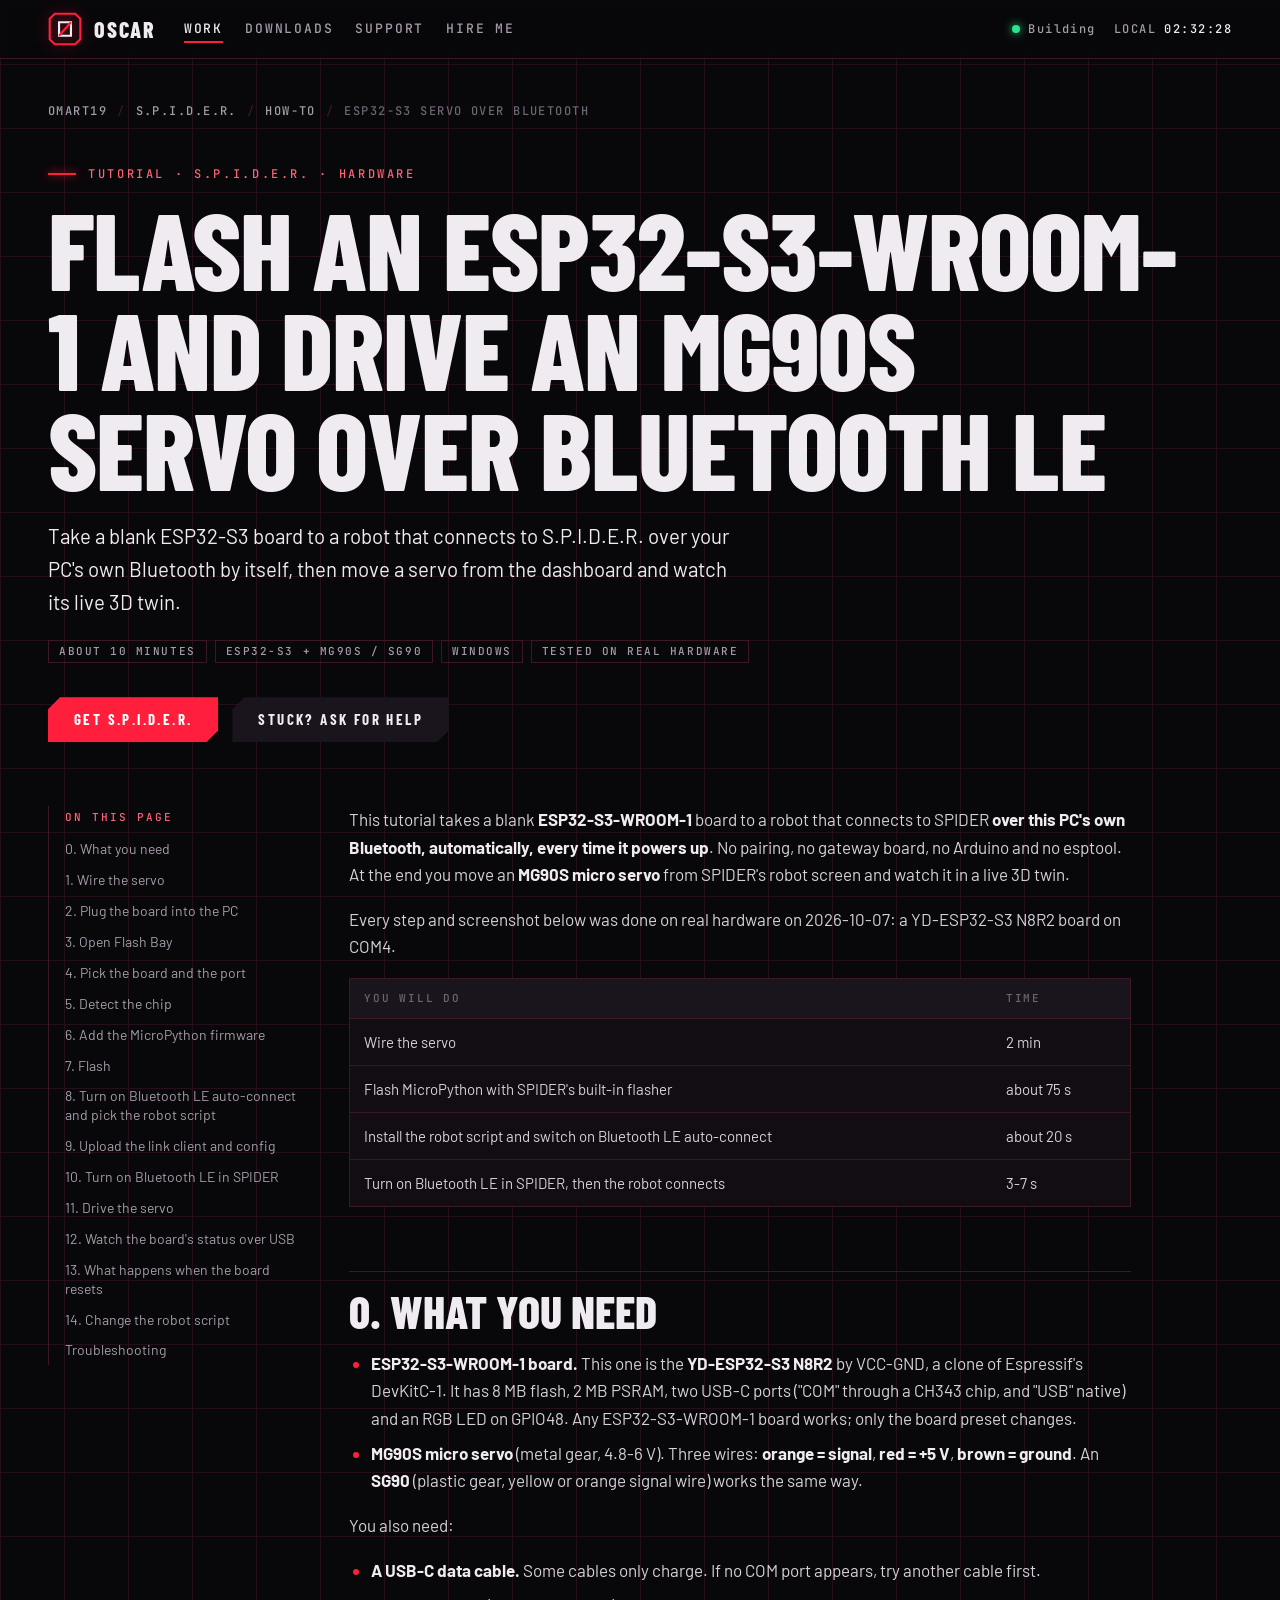
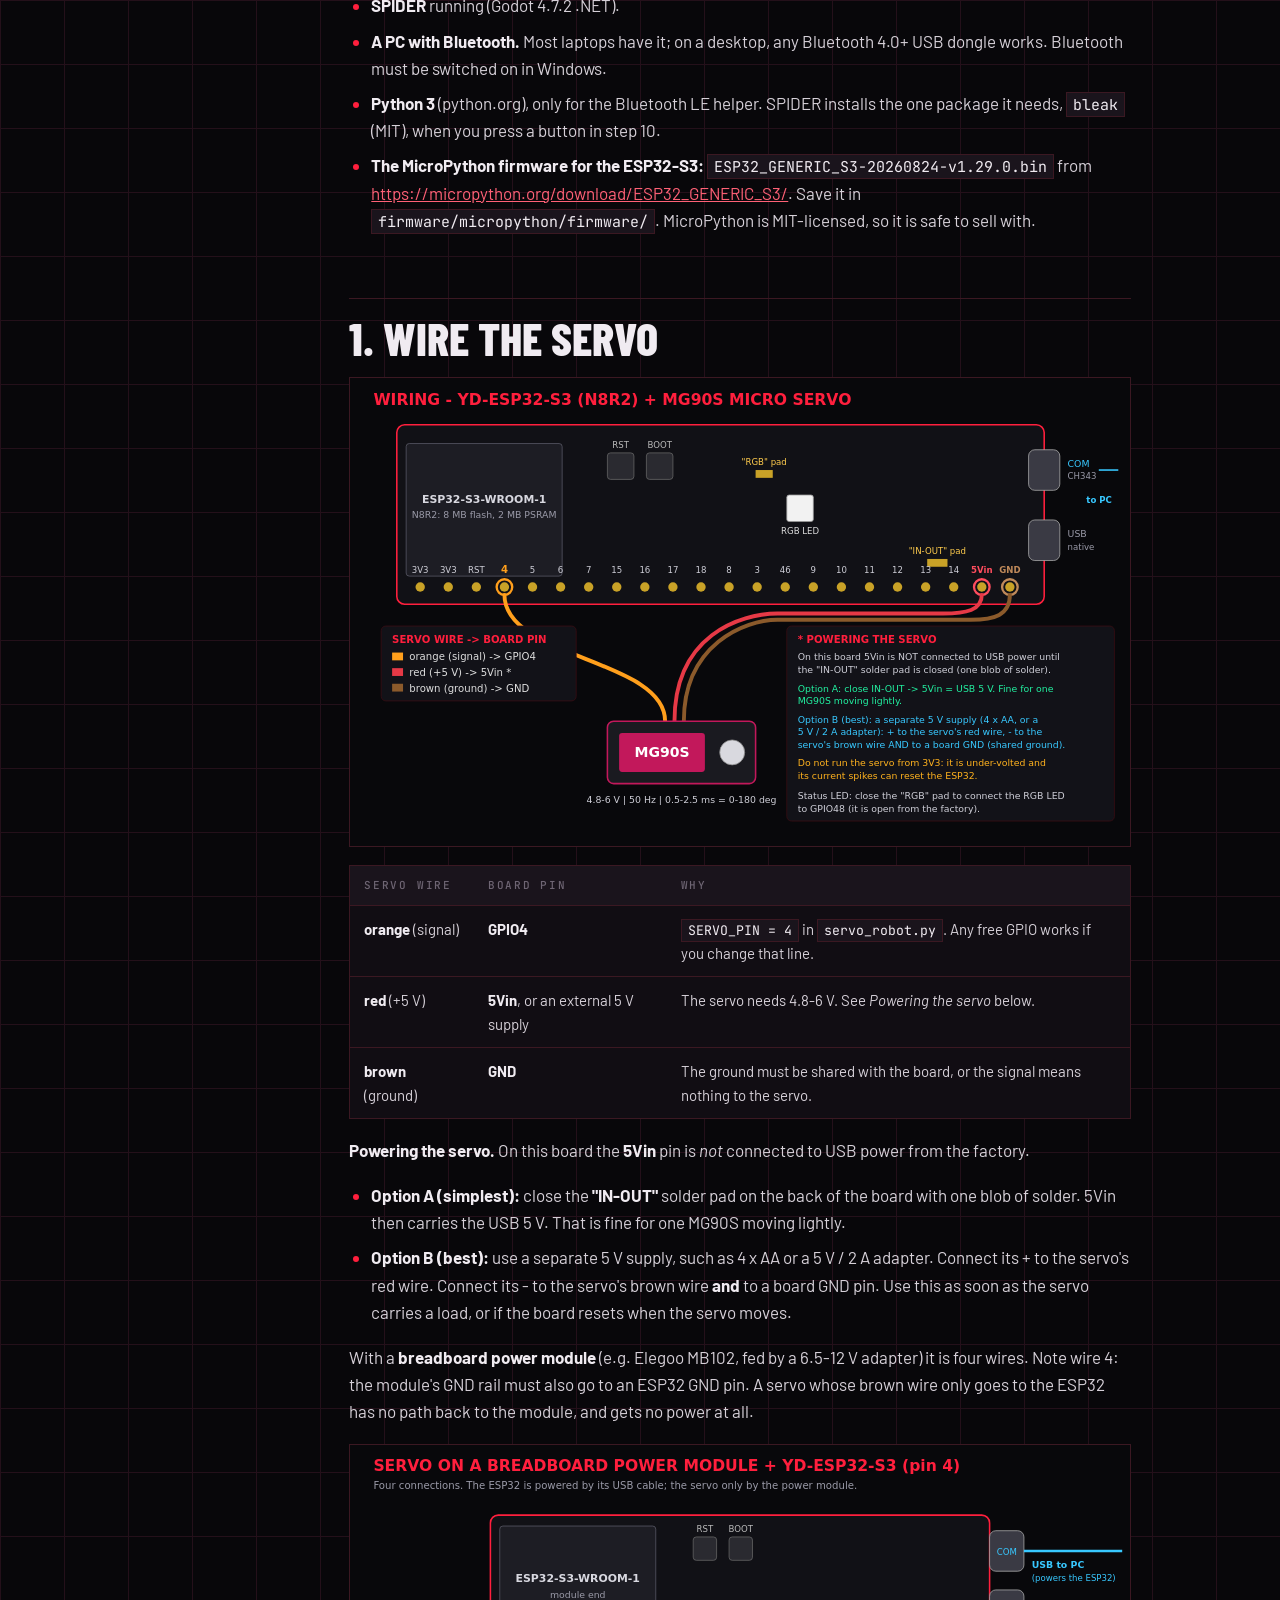
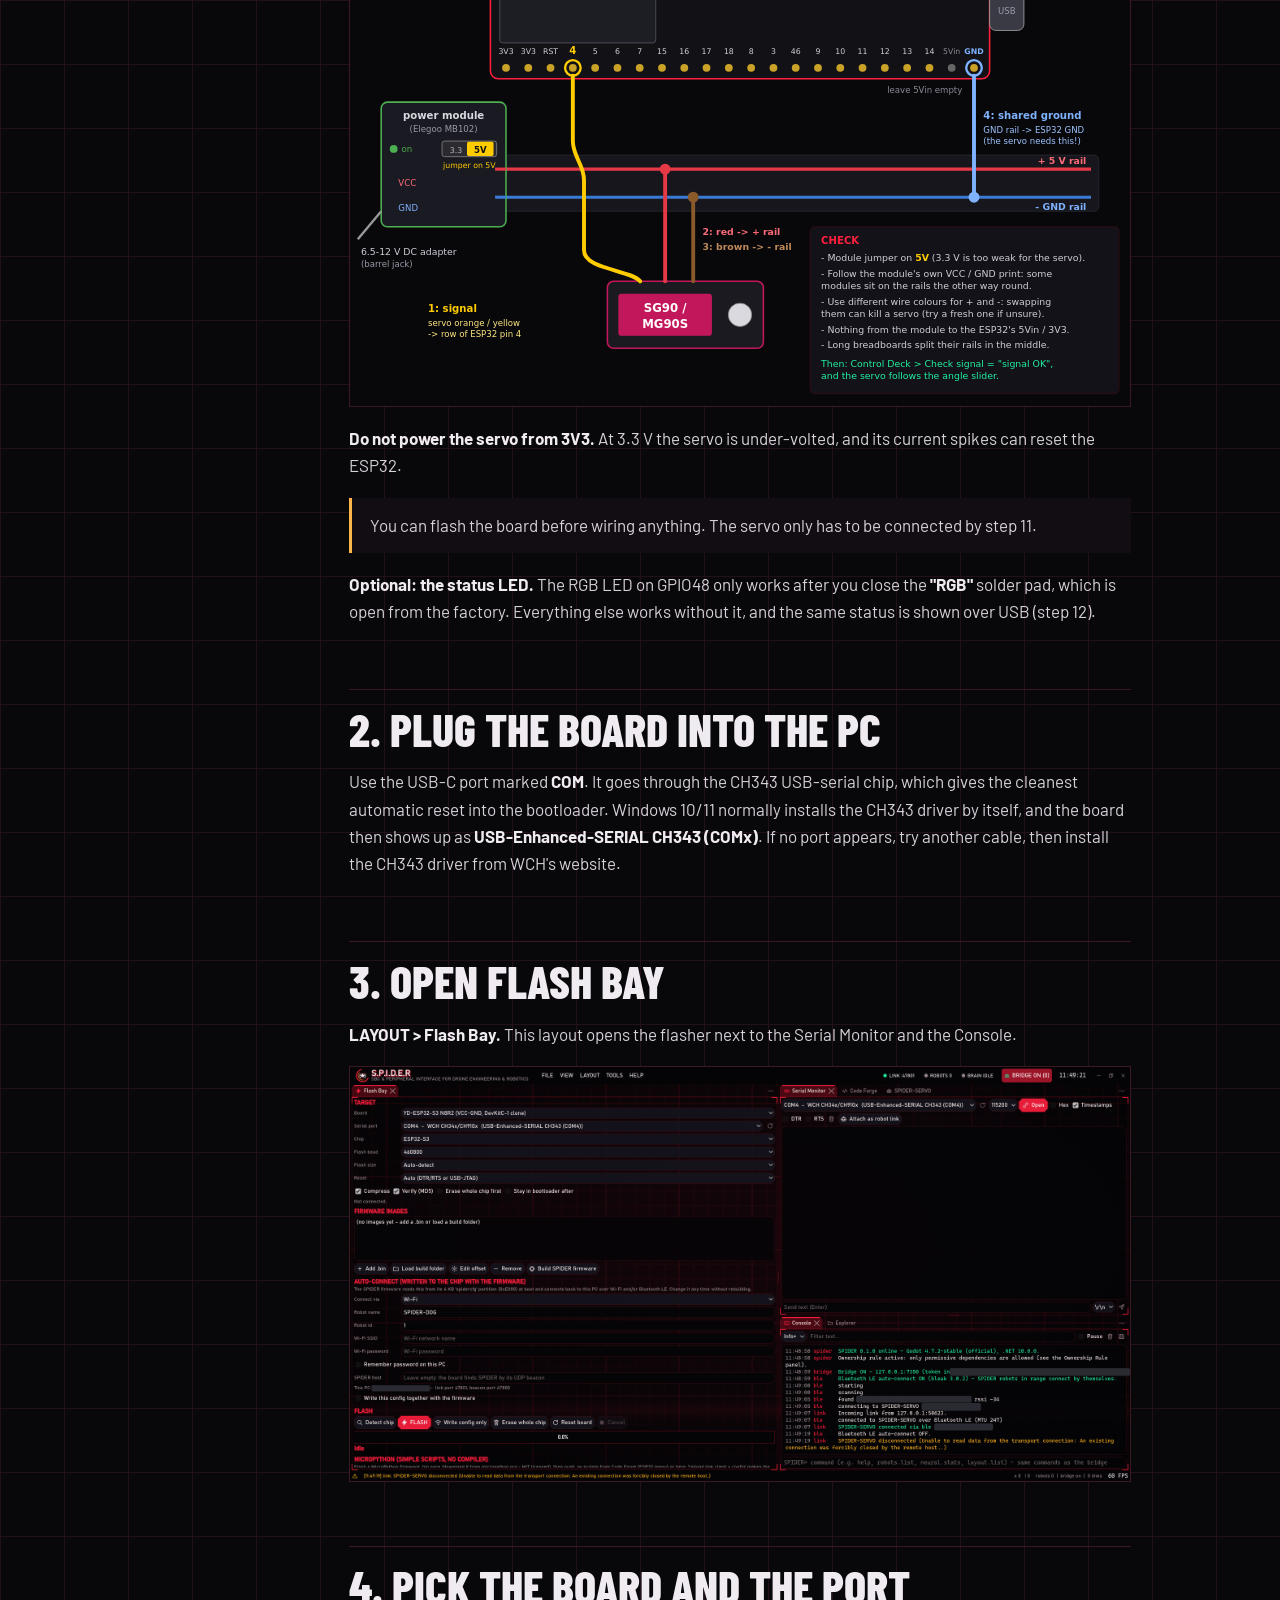
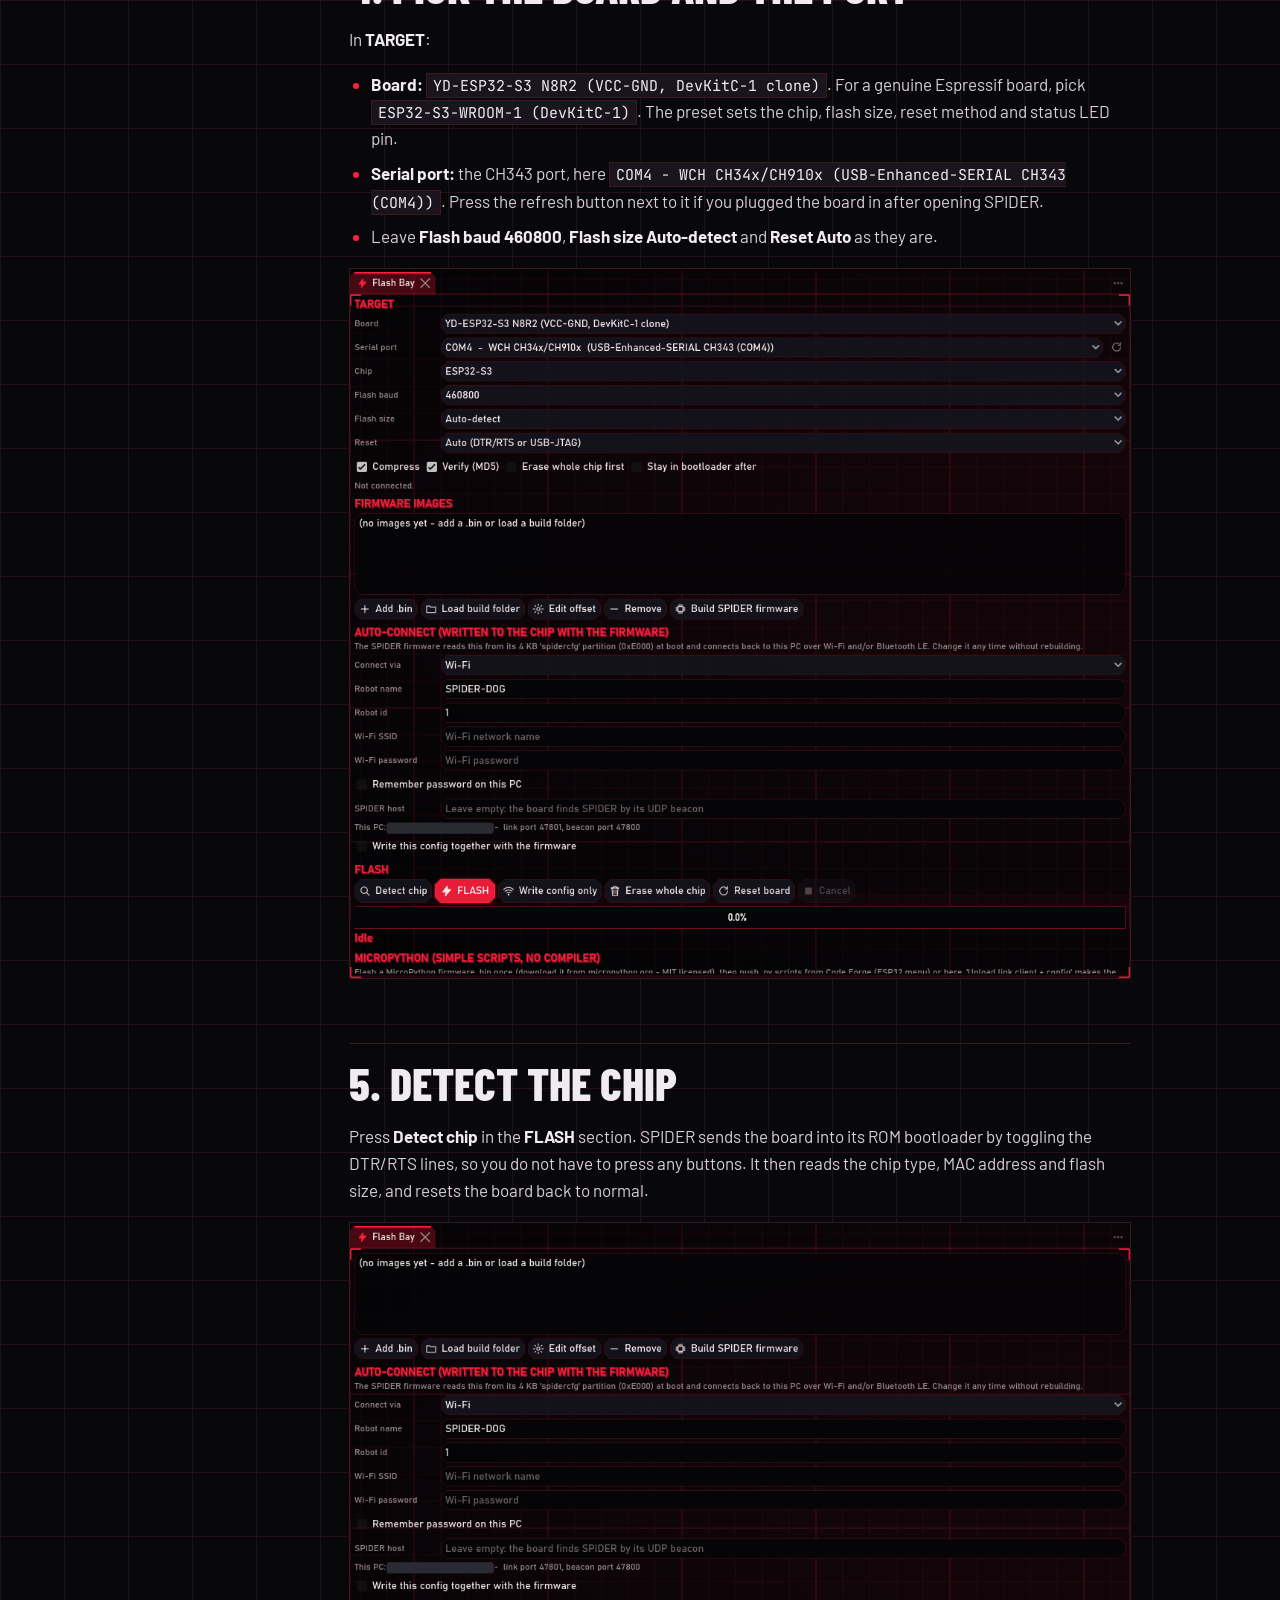
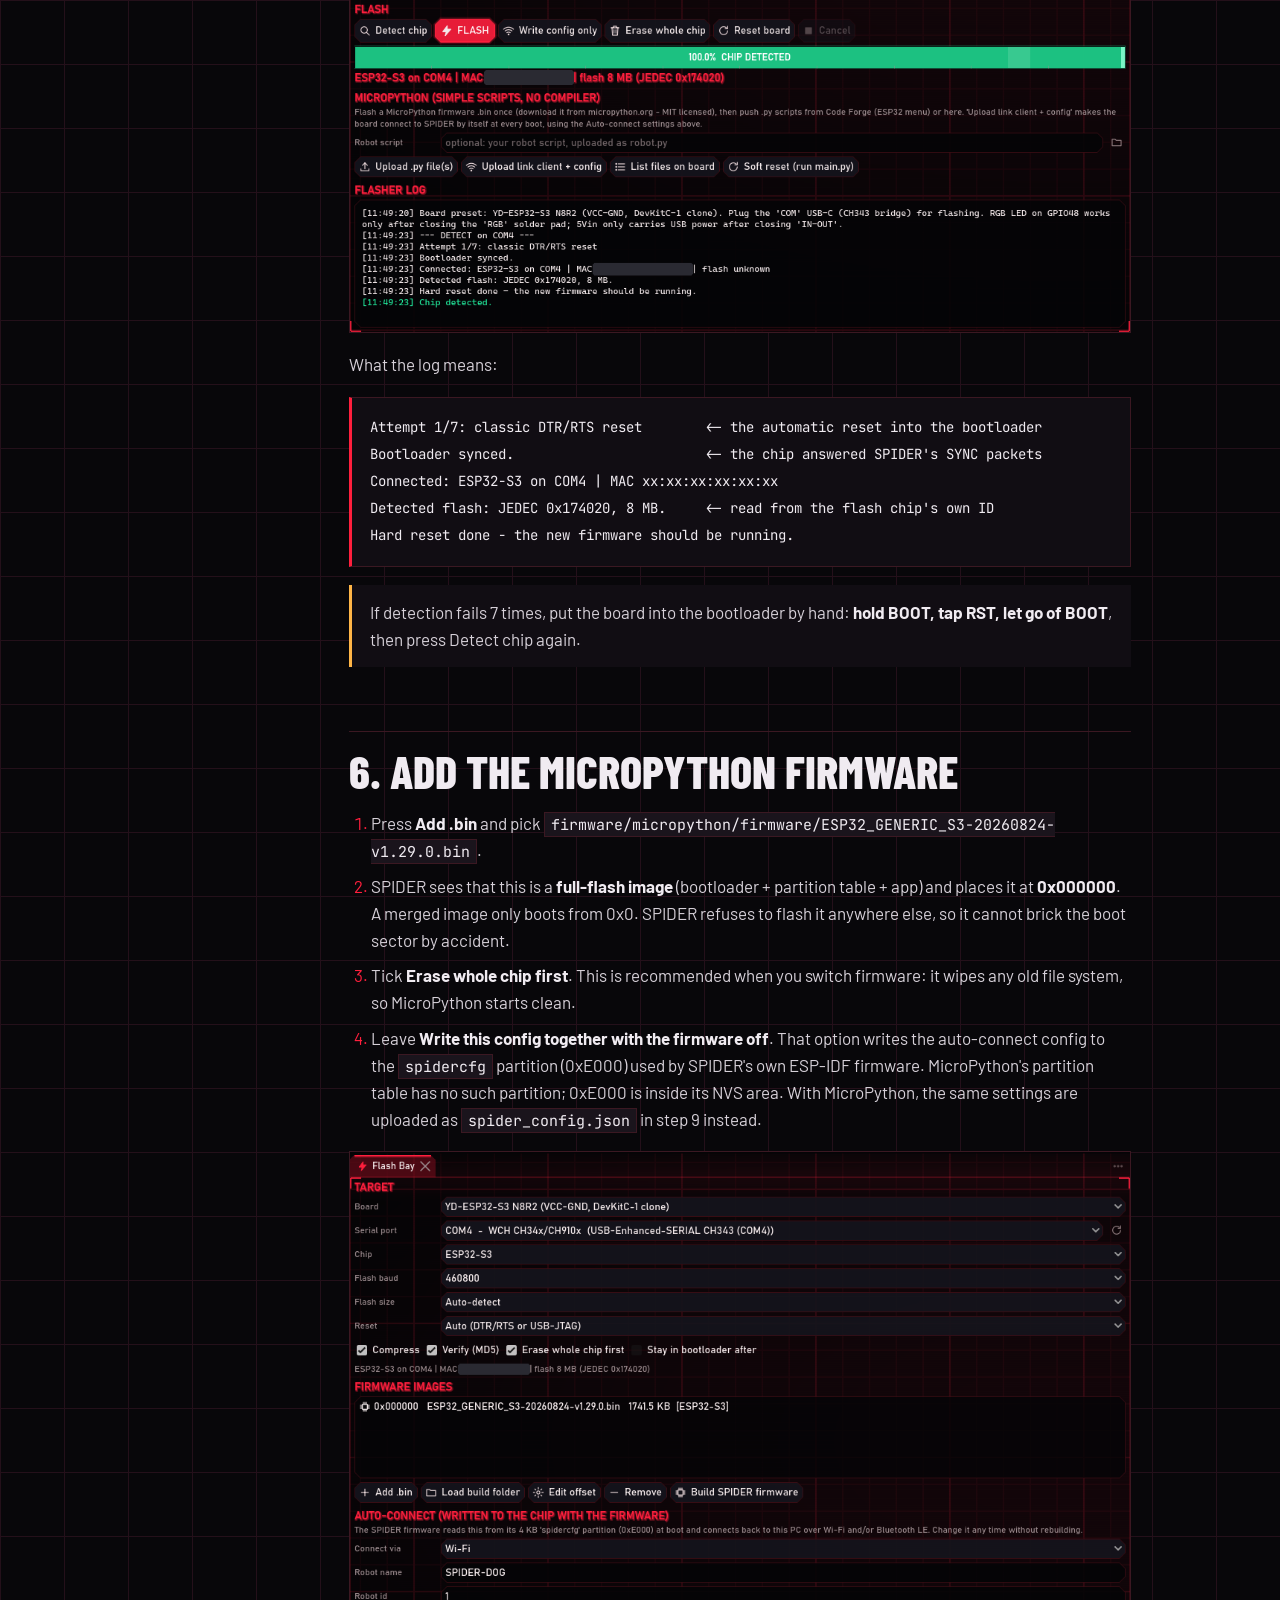
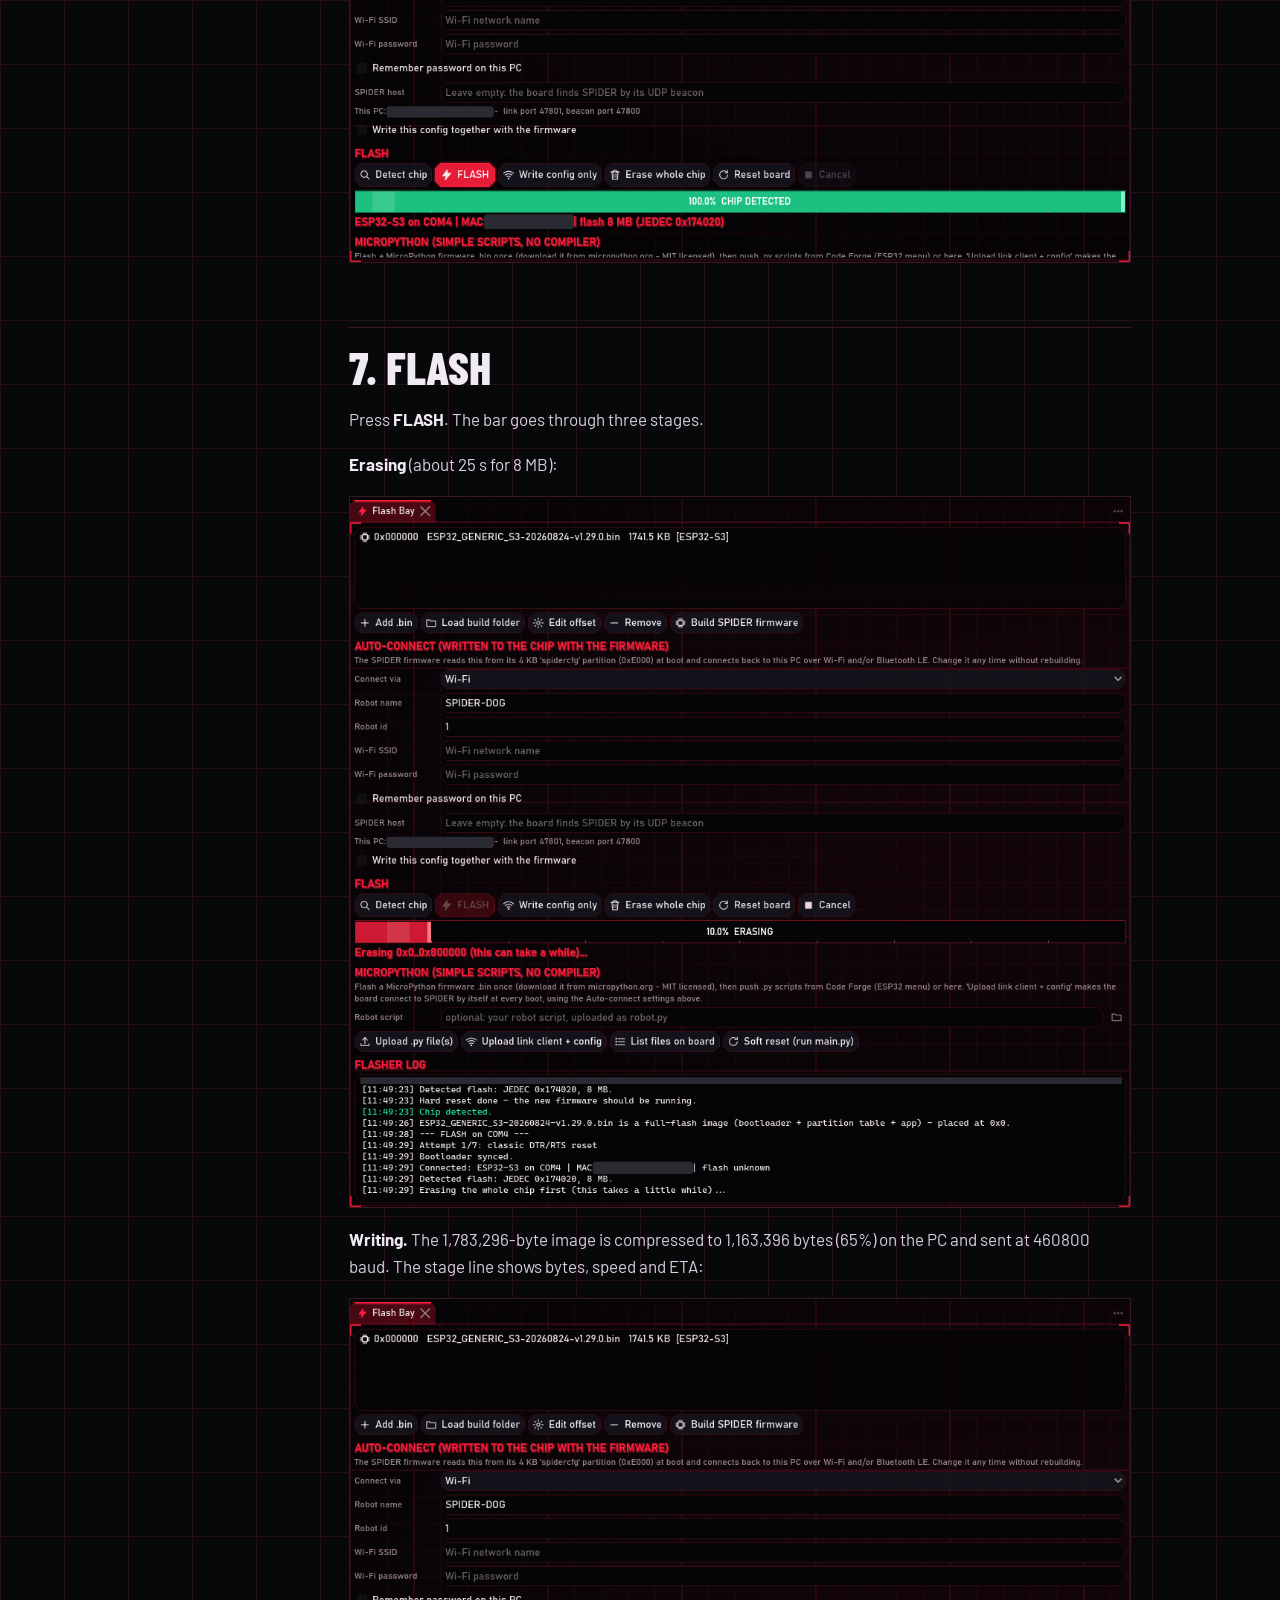
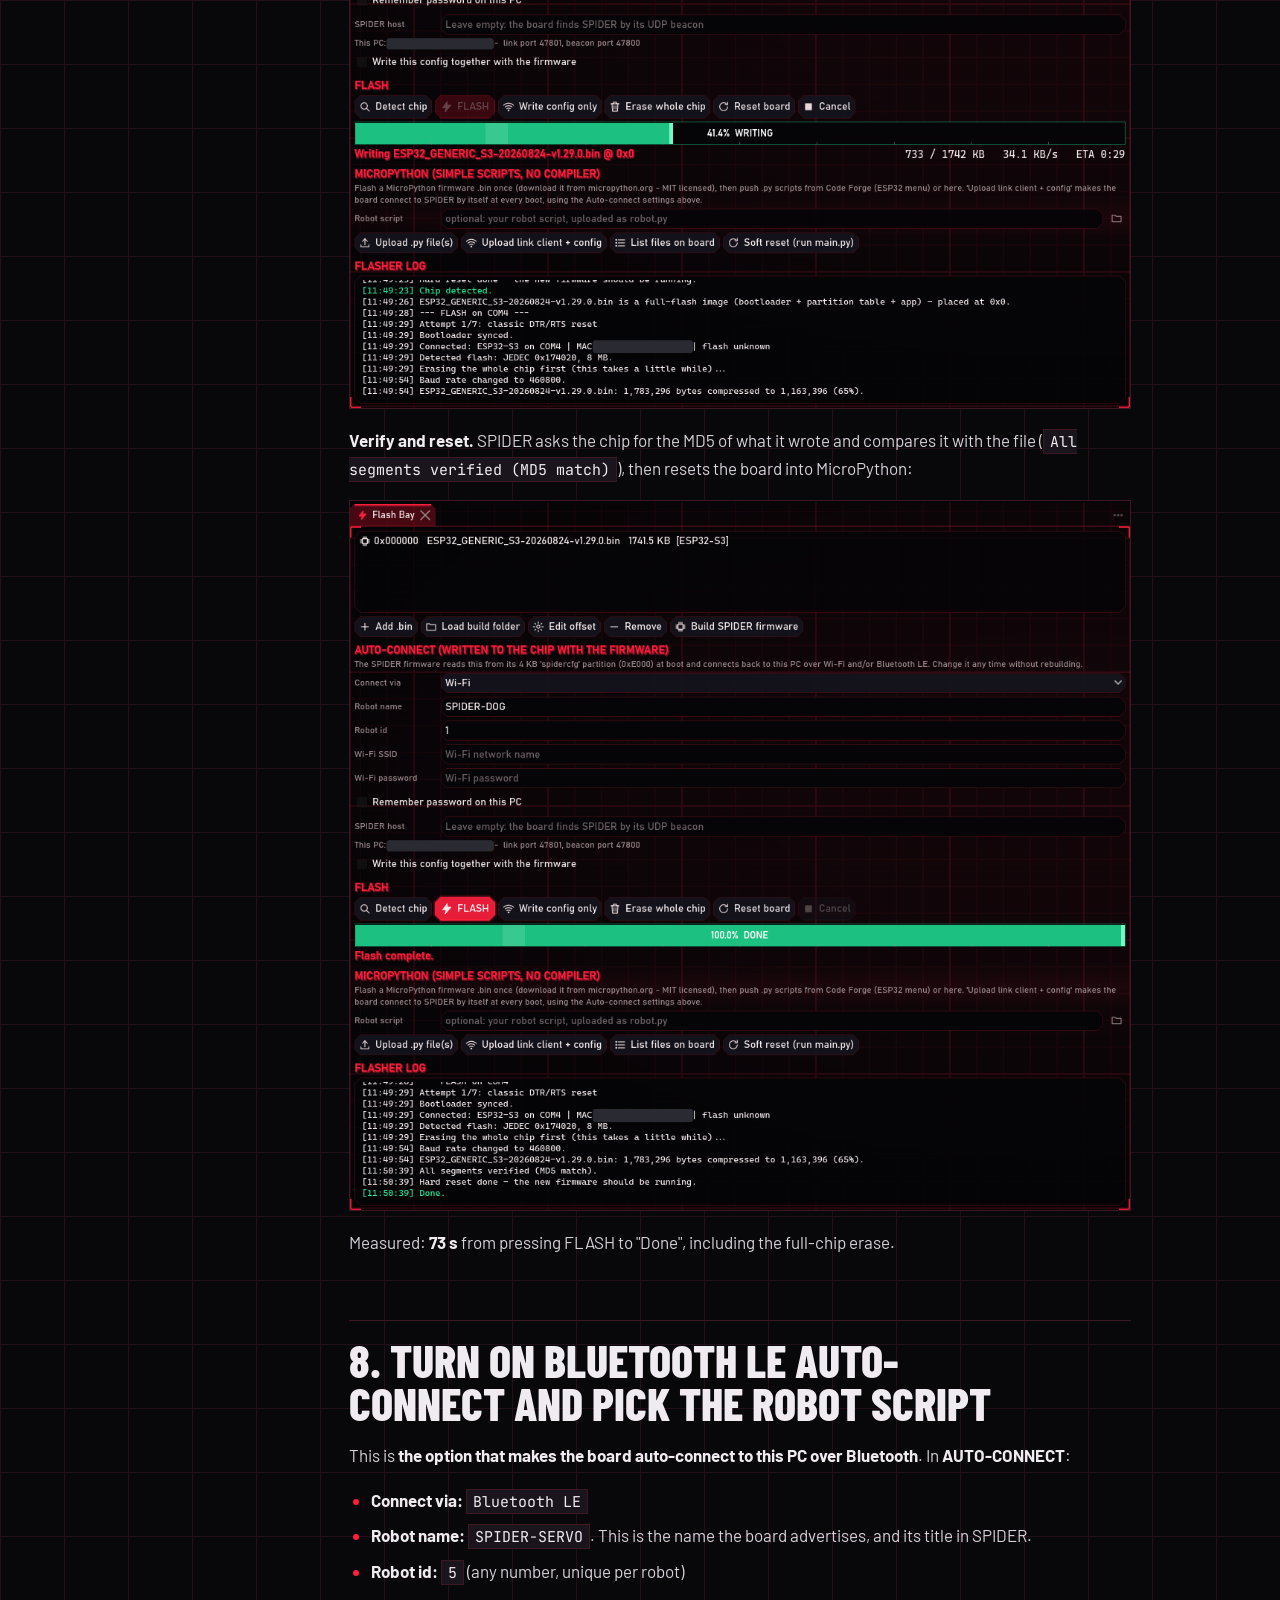
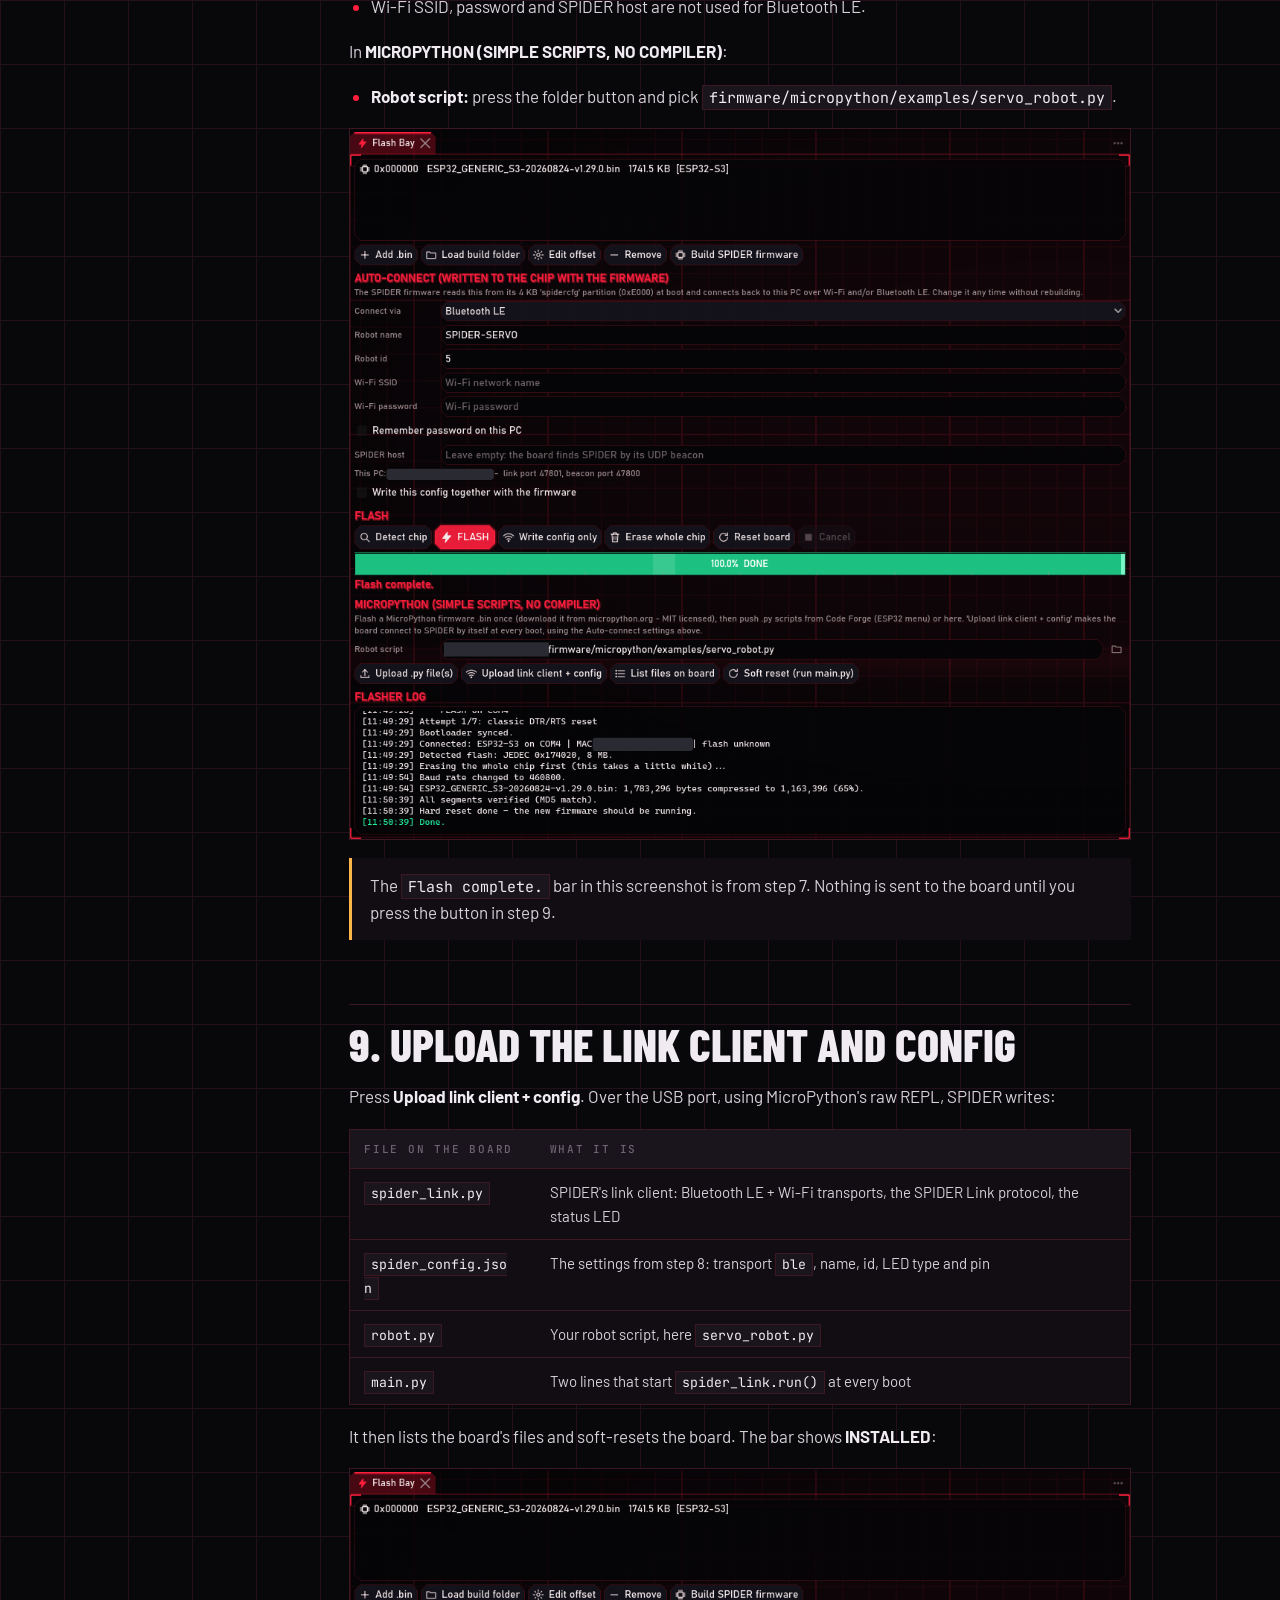
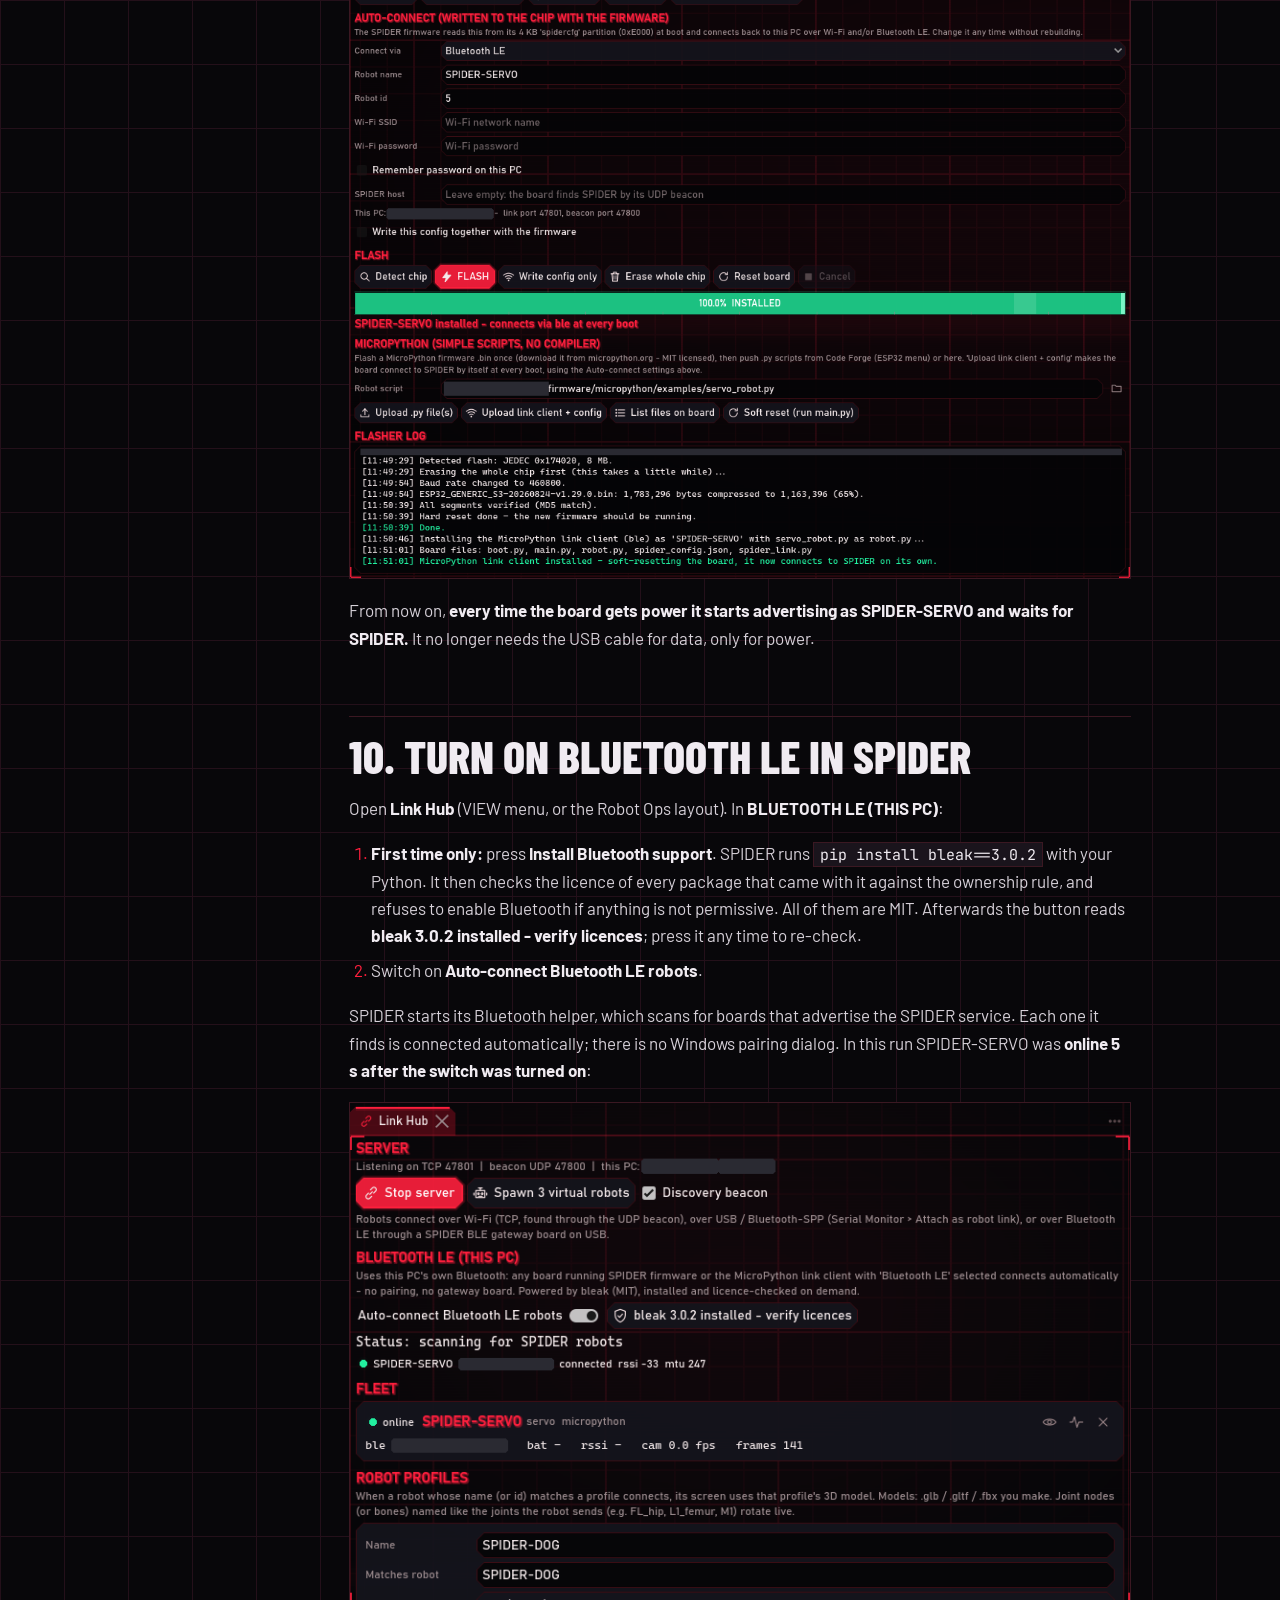
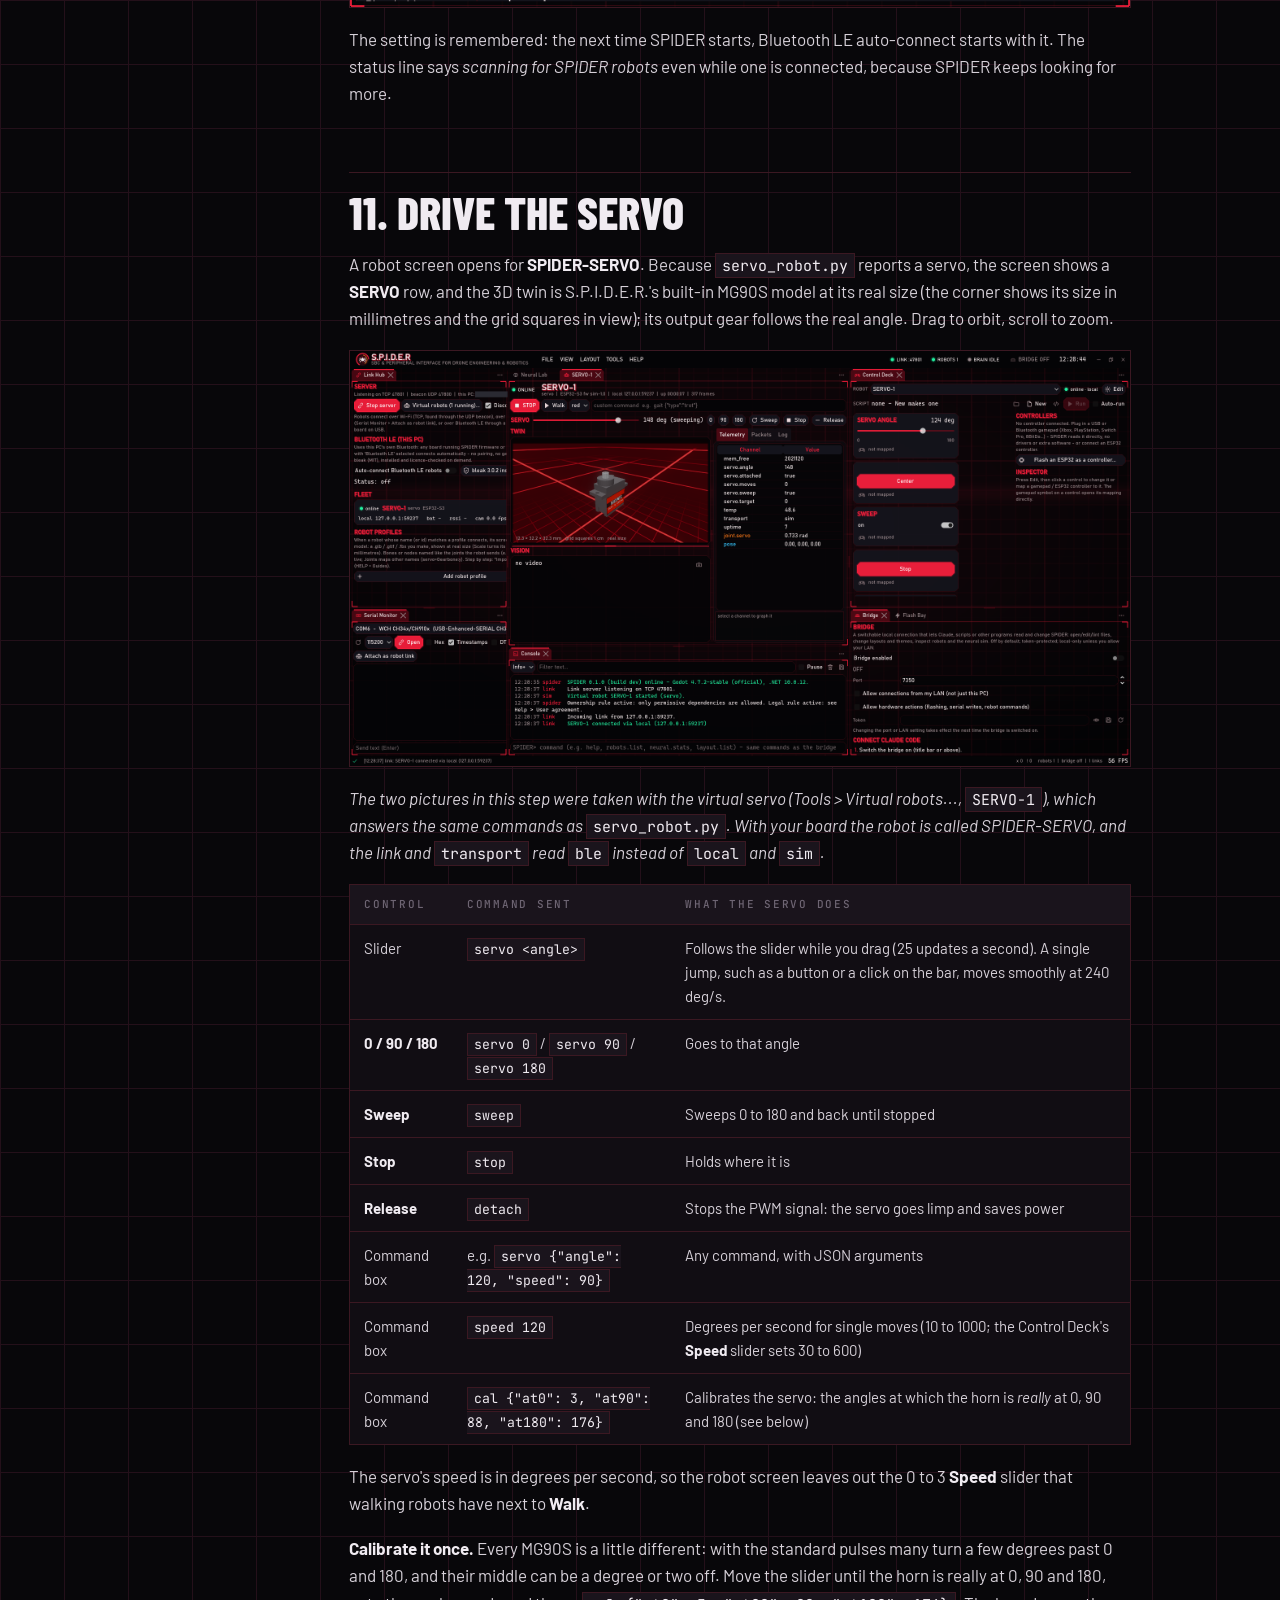
<file: tutorials/esp32-s3-servo-ble.html>
<!doctype html>
<html lang="en">
<head>
<!-- chrome:head -->
<meta charset="utf-8">
<meta name="viewport" content="width=device-width, initial-scale=1, viewport-fit=cover">
<link rel="icon" href="../assets/favicon.svg" type="image/svg+xml">
<link rel="preconnect" href="https://fonts.googleapis.com">
<link rel="preconnect" href="https://fonts.gstatic.com" crossorigin>
<link rel="stylesheet" href="https://fonts.googleapis.com/css2?family=Barlow+Condensed:wght@500;600;700;800&family=Barlow:wght@400;500;600&family=JetBrains+Mono:wght@400;500&display=swap">
<link rel="stylesheet" href="../assets/site.css">
<!-- /chrome:head -->
<title>Flash an ESP32-S3-WROOM-1 and drive an MG90S servo over Bluetooth LE · OMART19</title>
<meta name="description" content="Take a blank ESP32-S3 board to a robot that connects to S.P.I.D.E.R. over your PC&#x27;s own Bluetooth by itself, then move a servo from the dashboard and watch its live 3D twin.">
</head>
<body data-page="work">

<!-- chrome:bar -->
<header class="bar">
  <div class="wrap">
    <a class="brand" href="../index.html" aria-label="Oscar: home">
      <svg viewBox="0 0 40 40" aria-hidden="true"><path d="M8 2h24l6 6v24l-6 6H8l-6-6V8z" fill="none" stroke="#ff1f3d" stroke-width="2.5"/><path d="M13 12h14v16H13z" fill="none" stroke="#f0ebf1" stroke-width="2.5"/><path d="M27 12 13 28" stroke="#ff1f3d" stroke-width="2.5"/></svg>
      <b>OSCAR</b>
    </a>
    <nav class="nav" aria-label="Site">
      <a href="../index.html#work" data-nav="work" aria-current="page">Work</a>
      <a href="../downloads.html" data-nav="downloads">Downloads</a>
      <a href="../support.html" data-nav="support">Support</a>
      <a href="../hire.html" data-nav="hire">Hire me</a>
    </nav>
    <div class="status" aria-label="Status">
      <span class="led">Building</span>
      <span class="clock-wrap">LOCAL <span data-clock>--:--:--</span></span>
    </div>
  </div>
</header>
<!-- /chrome:bar -->

<main class="wrap">
  <nav class="crumbs" aria-label="Breadcrumb"><a href="../index.html">OMART19</a><span aria-hidden="true">/</span><a href="../projects/spider.html">S.P.I.D.E.R.</a><span aria-hidden="true">/</span><a href="../projects/spider.html#how-to">How-to</a><span aria-hidden="true">/</span><span>ESP32-S3 servo over Bluetooth</span></nav>

  <header class="page-hero solo">
    <div>
      <p class="eyebrow">Tutorial · S.P.I.D.E.R. · Hardware</p>
      <h1>Flash an ESP32-S3-WROOM-1 and drive an MG90S servo over Bluetooth LE</h1>
      <p class="lead">Take a blank ESP32-S3 board to a robot that connects to S.P.I.D.E.R. over your PC&#x27;s own Bluetooth by itself, then move a servo from the dashboard and watch its live 3D twin.</p>
      <div class="facts"><span class="chip">About 10 minutes</span><span class="chip">ESP32-S3 + MG90S / SG90</span><span class="chip">Windows</span><span class="chip">Tested on real hardware</span></div>
      <div class="cta">
        <a class="btn primary" href="../downloads.html">Get S.P.I.D.E.R.</a>
        <a class="btn pending" data-report="robot-build.yml" data-off="Help requests open soon" data-on="Stuck? Ask for help"><span data-label>Help requests open soon</span></a>
      </div>
    </div>
  </header>

  <div class="doc">
    <details class="toc" open>
      <summary>On this page</summary>
      <ol>
        <li><a href="#0-what-you-need">0. What you need</a></li>
        <li><a href="#1-wire-the-servo">1. Wire the servo</a></li>
        <li><a href="#2-plug-the-board-into-the-pc">2. Plug the board into the PC</a></li>
        <li><a href="#3-open-flash-bay">3. Open Flash Bay</a></li>
        <li><a href="#4-pick-the-board-and-the-port">4. Pick the board and the port</a></li>
        <li><a href="#5-detect-the-chip">5. Detect the chip</a></li>
        <li><a href="#6-add-the-micropython-firmware">6. Add the MicroPython firmware</a></li>
        <li><a href="#7-flash">7. Flash</a></li>
        <li><a href="#8-turn-on-bluetooth-le-auto-connect-and-pick-the-robot-script">8. Turn on Bluetooth LE auto-connect and pick the robot script</a></li>
        <li><a href="#9-upload-the-link-client-and-config">9. Upload the link client and config</a></li>
        <li><a href="#10-turn-on-bluetooth-le-in-spider">10. Turn on Bluetooth LE in SPIDER</a></li>
        <li><a href="#11-drive-the-servo">11. Drive the servo</a></li>
        <li><a href="#12-watch-the-boards-status-over-usb">12. Watch the board&#x27;s status over USB</a></li>
        <li><a href="#13-what-happens-when-the-board-resets">13. What happens when the board resets</a></li>
        <li><a href="#14-change-the-robot-script">14. Change the robot script</a></li>
        <li><a href="#troubleshooting">Troubleshooting</a></li>
      </ol>
    </details>
    <article class="prose">
<!-- Generated by tools/build.py from S.P.I.D.E.R.'s docs/tutorials/esp32-s3-servo-ble.md. Edit the Markdown there, then rebuild. -->
<p>This tutorial takes a blank <strong>ESP32-S3-WROOM-1</strong> board to a robot that connects to SPIDER <strong>over this PC's own
Bluetooth, automatically, every time it powers up</strong>. No pairing, no gateway board, no Arduino and no esptool.
At the end you move an <strong>MG90S micro servo</strong> from SPIDER's robot screen and watch it in a live 3D twin.</p>
<p>Every step and screenshot below was done on real hardware on 2026-10-07: a YD-ESP32-S3 N8R2 board on COM4.</p>
<div class="table-wrap"><table>
<thead>
<tr>
<th>You will do</th>
<th>Time</th>
</tr>
</thead>
<tbody>
<tr>
<td>Wire the servo</td>
<td>2 min</td>
</tr>
<tr>
<td>Flash MicroPython with SPIDER's built-in flasher</td>
<td>about 75 s</td>
</tr>
<tr>
<td>Install the robot script and switch on Bluetooth LE auto-connect</td>
<td>about 20 s</td>
</tr>
<tr>
<td>Turn on Bluetooth LE in SPIDER, then the robot connects</td>
<td>3-7 s</td>
</tr>
</tbody>
</table></div>
<h2 id="0-what-you-need">0. What you need</h2>
<ul>
<li><strong>ESP32-S3-WROOM-1 board.</strong> This one is the <strong>YD-ESP32-S3 N8R2</strong> by VCC-GND, a clone of Espressif's DevKitC-1. It has 8 MB flash, 2 MB PSRAM, two USB-C ports ("COM" through a CH343 chip, and "USB" native) and an RGB LED on GPIO48. Any ESP32-S3-WROOM-1 board works; only the board preset changes.</li>
<li><strong>MG90S micro servo</strong> (metal gear, 4.8-6 V). Three wires: <strong>orange = signal</strong>, <strong>red = +5 V</strong>, <strong>brown = ground</strong>. An <strong>SG90</strong> (plastic gear, yellow or orange signal wire) works the same way.</li>
</ul>
<p>You also need:</p>
<ul>
<li><strong>A USB-C data cable.</strong> Some cables only charge. If no COM port appears, try another cable first.</li>
<li><strong>SPIDER</strong> running (Godot 4.7.2 .NET).</li>
<li><strong>A PC with Bluetooth.</strong> Most laptops have it; on a desktop, any Bluetooth 4.0+ USB dongle works. Bluetooth must be switched on in Windows.</li>
<li><strong>Python 3</strong> (python.org), only for the Bluetooth LE helper. SPIDER installs the one package it needs, <code>bleak</code> (MIT), when you press a button in step 10.</li>
<li><strong>The MicroPython firmware for the ESP32-S3:</strong> <code>ESP32_GENERIC_S3-20260824-v1.29.0.bin</code> from
  <a href="https://micropython.org/download/ESP32_GENERIC_S3/">https://micropython.org/download/ESP32_GENERIC_S3/</a>. Save it in <code>firmware/micropython/firmware/</code>.
  MicroPython is MIT-licensed, so it is safe to sell with.</li>
</ul>
<h2 id="1-wire-the-servo">1. Wire the servo</h2>
<p><img loading="lazy" alt="Wiring diagram: YD-ESP32-S3 + MG90S" src="../assets/tutorials/hardware/wiring-esp32-s3-mg90s.svg" /></p>
<div class="table-wrap"><table>
<thead>
<tr>
<th>Servo wire</th>
<th>Board pin</th>
<th>Why</th>
</tr>
</thead>
<tbody>
<tr>
<td><strong>orange</strong> (signal)</td>
<td><strong>GPIO4</strong></td>
<td><code>SERVO_PIN = 4</code> in <code>servo_robot.py</code>. Any free GPIO works if you change that line.</td>
</tr>
<tr>
<td><strong>red</strong> (+5 V)</td>
<td><strong>5Vin</strong>, or an external 5 V supply</td>
<td>The servo needs 4.8-6 V. See <em>Powering the servo</em> below.</td>
</tr>
<tr>
<td><strong>brown</strong> (ground)</td>
<td><strong>GND</strong></td>
<td>The ground must be shared with the board, or the signal means nothing to the servo.</td>
</tr>
</tbody>
</table></div>
<p><strong>Powering the servo.</strong> On this board the <strong>5Vin</strong> pin is <em>not</em> connected to USB power from the factory.</p>
<ul>
<li><strong>Option A (simplest):</strong> close the <strong>"IN-OUT"</strong> solder pad on the back of the board with one blob of solder.
  5Vin then carries the USB 5 V. That is fine for one MG90S moving lightly.</li>
<li><strong>Option B (best):</strong> use a separate 5 V supply, such as 4 x AA or a 5 V / 2 A adapter. Connect its + to the
  servo's red wire. Connect its - to the servo's brown wire <strong>and</strong> to a board GND pin. Use this as soon as the
  servo carries a load, or if the board resets when the servo moves.</li>
</ul>
<p>With a <strong>breadboard power module</strong> (e.g. Elegoo MB102, fed by a 6.5-12 V adapter) it is four wires. Note wire
  4: the module's GND rail must also go to an ESP32 GND pin. A servo whose brown wire only goes to the ESP32 has no
  path back to the module, and gets no power at all.</p>
<p><img loading="lazy" alt="Servo on a breadboard power module, signal from pin 4" src="../assets/tutorials/hardware/wiring-breadboard-power-module.svg" /></p>
<p><strong>Do not power the servo from 3V3.</strong> At 3.3 V the servo is under-volted, and its current spikes can reset the ESP32.</p>
<blockquote>
<p>You can flash the board before wiring anything. The servo only has to be connected by step 11.</p>
</blockquote>
<p><strong>Optional: the status LED.</strong> The RGB LED on GPIO48 only works after you close the <strong>"RGB"</strong> solder pad, which
is open from the factory. Everything else works without it, and the same status is shown over USB (step 12).</p>
<h2 id="2-plug-the-board-into-the-pc">2. Plug the board into the PC</h2>
<p>Use the USB-C port marked <strong>COM</strong>. It goes through the CH343 USB-serial chip, which gives the cleanest
automatic reset into the bootloader. Windows 10/11 normally installs the CH343 driver by itself, and the board then
shows up as <strong>USB-Enhanced-SERIAL CH343 (COMx)</strong>. If no port appears, try another cable, then install the
CH343 driver from WCH's website.</p>
<h2 id="3-open-flash-bay">3. Open Flash Bay</h2>
<p><strong>LAYOUT &gt; Flash Bay.</strong> This layout opens the flasher next to the Serial Monitor and the Console.</p>
<p><img loading="lazy" alt="SPIDER with the Flash Bay layout" src="../assets/tutorials/esp32-s3-servo-ble/01-spider-flash-bay-layout.png" /></p>
<h2 id="4-pick-the-board-and-the-port">4. Pick the board and the port</h2>
<p>In <strong>TARGET</strong>:</p>
<ul>
<li><strong>Board:</strong> <code>YD-ESP32-S3 N8R2 (VCC-GND, DevKitC-1 clone)</code>. For a genuine Espressif board, pick
  <code>ESP32-S3-WROOM-1 (DevKitC-1)</code>. The preset sets the chip, flash size, reset method and status LED pin.</li>
<li><strong>Serial port:</strong> the CH343 port, here <code>COM4 - WCH CH34x/CH910x (USB-Enhanced-SERIAL CH343 (COM4))</code>.
  Press the refresh button next to it if you plugged the board in after opening SPIDER.</li>
<li>Leave <strong>Flash baud 460800</strong>, <strong>Flash size Auto-detect</strong> and <strong>Reset Auto</strong> as they are.</li>
</ul>
<p><img loading="lazy" alt="Board and port selected" src="../assets/tutorials/esp32-s3-servo-ble/02-board-and-port.png" /></p>
<h2 id="5-detect-the-chip">5. Detect the chip</h2>
<p>Press <strong>Detect chip</strong> in the <strong>FLASH</strong> section. SPIDER sends the board into its ROM bootloader by toggling the
DTR/RTS lines, so you do not have to press any buttons. It then reads the chip type, MAC address and flash size,
and resets the board back to normal.</p>
<p><img loading="lazy" alt="Chip detected" src="../assets/tutorials/esp32-s3-servo-ble/03-detect-chip.png" /></p>
<p>What the log means:</p>
<pre><code>Attempt 1/7: classic DTR/RTS reset        &lt;- the automatic reset into the bootloader
Bootloader synced.                        &lt;- the chip answered SPIDER's SYNC packets
Connected: ESP32-S3 on COM4 | MAC xx:xx:xx:xx:xx:xx
Detected flash: JEDEC 0x174020, 8 MB.     &lt;- read from the flash chip's own ID
Hard reset done - the new firmware should be running.
</code></pre>
<blockquote>
<p>If detection fails 7 times, put the board into the bootloader by hand: <strong>hold BOOT, tap RST, let go of
BOOT</strong>, then press Detect chip again.</p>
</blockquote>
<h2 id="6-add-the-micropython-firmware">6. Add the MicroPython firmware</h2>
<ol>
<li>Press <strong>Add .bin</strong> and pick <code>firmware/micropython/firmware/ESP32_GENERIC_S3-20260824-v1.29.0.bin</code>.</li>
<li>SPIDER sees that this is a <strong>full-flash image</strong> (bootloader + partition table + app) and places it at
   <strong>0x000000</strong>. A merged image only boots from 0x0. SPIDER refuses to flash it anywhere else, so it cannot
   brick the boot sector by accident.</li>
<li>Tick <strong>Erase whole chip first</strong>. This is recommended when you switch firmware: it wipes any old file system,
   so MicroPython starts clean.</li>
<li>Leave <strong>Write this config together with the firmware</strong> <strong>off</strong>. That option writes the auto-connect config to
   the <code>spidercfg</code> partition (0xE000) used by SPIDER's own ESP-IDF firmware. MicroPython's partition table has no
   such partition; 0xE000 is inside its NVS area. With MicroPython, the same settings are uploaded as
   <code>spider_config.json</code> in step 9 instead.</li>
</ol>
<p><img loading="lazy" alt="MicroPython image at 0x0, erase first" src="../assets/tutorials/esp32-s3-servo-ble/04-micropython-image.png" /></p>
<h2 id="7-flash">7. Flash</h2>
<p>Press <strong>FLASH</strong>. The bar goes through three stages.</p>
<p><strong>Erasing</strong> (about 25 s for 8 MB):</p>
<p><img loading="lazy" alt="Erasing" src="../assets/tutorials/esp32-s3-servo-ble/05-erasing.png" /></p>
<p><strong>Writing.</strong> The 1,783,296-byte image is compressed to 1,163,396 bytes (65%) on the PC and sent at 460800 baud.
The stage line shows bytes, speed and ETA:</p>
<p><img loading="lazy" alt="Writing" src="../assets/tutorials/esp32-s3-servo-ble/06-writing.png" /></p>
<p><strong>Verify and reset.</strong> SPIDER asks the chip for the MD5 of what it wrote and compares it with the file
(<code>All segments verified (MD5 match)</code>), then resets the board into MicroPython:</p>
<p><img loading="lazy" alt="Flash done" src="../assets/tutorials/esp32-s3-servo-ble/07-flash-done.png" /></p>
<p>Measured: <strong>73 s</strong> from pressing FLASH to "Done", including the full-chip erase.</p>
<h2 id="8-turn-on-bluetooth-le-auto-connect-and-pick-the-robot-script">8. Turn on Bluetooth LE auto-connect and pick the robot script</h2>
<p>This is <strong>the option that makes the board auto-connect to this PC over Bluetooth</strong>. In <strong>AUTO-CONNECT</strong>:</p>
<ul>
<li><strong>Connect via:</strong> <code>Bluetooth LE</code></li>
<li><strong>Robot name:</strong> <code>SPIDER-SERVO</code>. This is the name the board advertises, and its title in SPIDER.</li>
<li><strong>Robot id:</strong> <code>5</code> (any number, unique per robot)</li>
<li>Wi-Fi SSID, password and SPIDER host are not used for Bluetooth LE.</li>
</ul>
<p>In <strong>MICROPYTHON (SIMPLE SCRIPTS, NO COMPILER)</strong>:</p>
<ul>
<li><strong>Robot script:</strong> press the folder button and pick
  <code>firmware/micropython/examples/servo_robot.py</code>.</li>
</ul>
<p><img loading="lazy" alt="Bluetooth LE auto-connect + robot script" src="../assets/tutorials/esp32-s3-servo-ble/08-auto-connect-bluetooth.png" /></p>
<blockquote>
<p>The <code>Flash complete.</code> bar in this screenshot is from step 7. Nothing is sent to the board until you press the
button in step 9.</p>
</blockquote>
<h2 id="9-upload-the-link-client-and-config">9. Upload the link client and config</h2>
<p>Press <strong>Upload link client + config</strong>. Over the USB port, using MicroPython's raw REPL, SPIDER writes:</p>
<div class="table-wrap"><table>
<thead>
<tr>
<th>File on the board</th>
<th>What it is</th>
</tr>
</thead>
<tbody>
<tr>
<td><code>spider_link.py</code></td>
<td>SPIDER's link client: Bluetooth LE + Wi-Fi transports, the SPIDER Link protocol, the status LED</td>
</tr>
<tr>
<td><code>spider_config.json</code></td>
<td>The settings from step 8: transport <code>ble</code>, name, id, LED type and pin</td>
</tr>
<tr>
<td><code>robot.py</code></td>
<td>Your robot script, here <code>servo_robot.py</code></td>
</tr>
<tr>
<td><code>main.py</code></td>
<td>Two lines that start <code>spider_link.run()</code> at every boot</td>
</tr>
</tbody>
</table></div>
<p>It then lists the board's files and soft-resets the board. The bar shows <strong>INSTALLED</strong>:</p>
<p><img loading="lazy" alt="Link client installed" src="../assets/tutorials/esp32-s3-servo-ble/10-upload-link-client.png" /></p>
<p>From now on, <strong>every time the board gets power it starts advertising as SPIDER-SERVO and waits for SPIDER.</strong>
It no longer needs the USB cable for data, only for power.</p>
<h2 id="10-turn-on-bluetooth-le-in-spider">10. Turn on Bluetooth LE in SPIDER</h2>
<p>Open <strong>Link Hub</strong> (VIEW menu, or the Robot Ops layout). In <strong>BLUETOOTH LE (THIS PC)</strong>:</p>
<ol>
<li><strong>First time only:</strong> press <strong>Install Bluetooth support</strong>. SPIDER runs <code>pip install bleak==3.0.2</code> with your Python.
   It then checks the licence of every package that came with it against the ownership rule, and refuses to
   enable Bluetooth if anything is not permissive. All of them are MIT. Afterwards the button reads
   <strong>bleak 3.0.2 installed - verify licences</strong>; press it any time to re-check.</li>
<li>Switch on <strong>Auto-connect Bluetooth LE robots</strong>.</li>
</ol>
<p>SPIDER starts its Bluetooth helper, which scans for boards that advertise the SPIDER service. Each one it finds
is connected automatically; there is no Windows pairing dialog. In this run SPIDER-SERVO was <strong>online 5 s after
the switch was turned on</strong>:</p>
<p><img loading="lazy" alt="Link Hub: Bluetooth LE auto-connect on, SPIDER-SERVO connected" src="../assets/tutorials/esp32-s3-servo-ble/11-link-hub-bluetooth.png" /></p>
<p>The setting is remembered: the next time SPIDER starts, Bluetooth LE auto-connect starts with it. The status line
says <em>scanning for SPIDER robots</em> even while one is connected, because SPIDER keeps looking for more.</p>
<h2 id="11-drive-the-servo">11. Drive the servo</h2>
<p>A robot screen opens for <strong>SPIDER-SERVO</strong>. Because <code>servo_robot.py</code> reports a servo, the screen shows a
<strong>SERVO</strong> row, and the 3D twin is S.P.I.D.E.R.'s built-in MG90S model at its real size (the corner shows its size in
millimetres and the grid squares in view); its output gear follows the real angle. Drag to orbit, scroll to zoom.</p>
<p><img loading="lazy" alt="Robot screen in the Robot Ops layout" src="../assets/tutorials/esp32-s3-servo-ble/12-robot-screen.png" /></p>
<p><em>The two pictures in this step were taken with the virtual servo (</em><em>Tools &gt; Virtual robots...</em><em>, <code>SERVO-1</code>), which answers
the same commands as <code>servo_robot.py</code>. With your board the robot is called SPIDER-SERVO, and the link and <code>transport</code>
read <code>ble</code> instead of <code>local</code> and <code>sim</code>.</em></p>
<div class="table-wrap"><table>
<thead>
<tr>
<th>Control</th>
<th>Command sent</th>
<th>What the servo does</th>
</tr>
</thead>
<tbody>
<tr>
<td>Slider</td>
<td><code>servo &lt;angle&gt;</code></td>
<td>Follows the slider while you drag (25 updates a second). A single jump, such as a button or a click on the bar, moves smoothly at 240 deg/s.</td>
</tr>
<tr>
<td><strong>0 / 90 / 180</strong></td>
<td><code>servo 0</code> / <code>servo 90</code> / <code>servo 180</code></td>
<td>Goes to that angle</td>
</tr>
<tr>
<td><strong>Sweep</strong></td>
<td><code>sweep</code></td>
<td>Sweeps 0 to 180 and back until stopped</td>
</tr>
<tr>
<td><strong>Stop</strong></td>
<td><code>stop</code></td>
<td>Holds where it is</td>
</tr>
<tr>
<td><strong>Release</strong></td>
<td><code>detach</code></td>
<td>Stops the PWM signal: the servo goes limp and saves power</td>
</tr>
<tr>
<td>Command box</td>
<td>e.g. <code>servo {"angle": 120, "speed": 90}</code></td>
<td>Any command, with JSON arguments</td>
</tr>
<tr>
<td>Command box</td>
<td><code>speed 120</code></td>
<td>Degrees per second for single moves (10 to 1000; the Control Deck's <strong>Speed</strong> slider sets 30 to 600)</td>
</tr>
<tr>
<td>Command box</td>
<td><code>cal {"at0": 3, "at90": 88, "at180": 176}</code></td>
<td>Calibrates the servo: the angles at which the horn is <em>really</em> at 0, 90 and 180 (see below)</td>
</tr>
</tbody>
</table></div>
<p>The servo's speed is in degrees per second, so the robot screen leaves out the 0 to 3 <strong>Speed</strong> slider that walking
robots have next to <strong>Walk</strong>.</p>
<p><strong>Calibrate it once.</strong> Every MG90S is a little different: with the standard pulses many turn a few degrees past 0 and
180, and their middle can be a degree or two off. Move the slider until the horn is really at 0, 90 and 180, note the
angles, and send them: <code>cal {"at0": 3, "at90": 88, "at180": 176}</code>. The board saves the servo's own pulses
(<code>servo_cal.json</code>, kept through restarts and uploads) and answers with them. <code>cal</code> shows them, <code>cal reset</code> goes back to
the defaults, and <code>pulse 2450</code> sends a raw pulse for a servo that cannot reach an end with its slider (then
<code>cal {"min_us": ..., "mid_us": ..., "max_us": ...}</code>).</p>
<p>While sweeping, the label reads <em>(sweeping)</em> and the telemetry table shows the live angle:</p>
<p><img loading="lazy" alt="Sweeping" src="../assets/tutorials/esp32-s3-servo-ble/13-robot-panel-sweep.png" /></p>
<p>The <strong>Telemetry</strong> tab streams 4 times a second: <code>servo.angle</code>, <code>servo.target</code>, <code>servo.sweep</code>, <code>servo.attached</code>,
<code>servo.moves</code>, plus <code>mem_free</code>, chip <code>temp</code> (deg C), <code>uptime</code> (s) and <code>transport</code>. Click a channel to graph it.
<strong>Packets</strong> shows every frame in hex; <strong>Log</strong> shows the robot's log and command replies such as <code>moving to 120</code>.</p>
<blockquote>
<p><strong>What SPIDER can and cannot see:</strong> the angle in telemetry is the angle the ESP32 is <em>commanding</em>. An MG90S has
no position feedback, so SPIDER cannot tell whether the horn really moved. If the twin moves but the servo
does not, check power and the signal wire (see <a href="#troubleshooting">Troubleshooting</a>).</p>
</blockquote>
<h2 id="12-watch-the-boards-status-over-usb">12. Watch the board's status over USB</h2>
<p><strong>Yes, you can watch the board's status over USB even after flashing.</strong> The CH343 port stays a serial console, and
<code>spider_link.py</code> prints every status change with a <code>[spider]</code> prefix.</p>
<p>In <strong>Serial Monitor</strong>, pick the same port at <strong>115200</strong> and press <strong>Open</strong>. To see the boot from the start, press
the board's <strong>RST</strong> button. You can also tick and untick <strong>RTS</strong> in the Serial Monitor: RTS is wired to the chip's reset.</p>
<p><img loading="lazy" alt="Serial Monitor: boot, Bluetooth LE advertising, connected, online, command" src="../assets/tutorials/esp32-s3-servo-ble/14-serial-monitor-status.png" /></p>
<pre><code>rst:0x1 (POWERON),boot:0x8 (SPI_FAST_FLASH_BOOT)      &lt;- ROM boot text
[spider] robot.py loaded
[robot] MG90S servo on GPIO4 centred at 90 degrees
[spider] Bluetooth LE advertising as SPIDER-SERVO address xx:xx:xx:xx:xx:xx
[spider] SPIDER link running: SPIDER-SERVO via ble
[spider] ble connected                                &lt;- the PC connected, 2.9 s after advertising began
[spider] SPIDER acknowledged - online over ble        &lt;- SPIDER accepted the robot
[spider] command servo 120 -&gt; moving to 120           &lt;- every command, as it arrives
</code></pre>
<p><strong>Close the Serial Monitor (press Close) before flashing or uploading.</strong> A COM port can only be open in one place
at a time.</p>
<p><strong>The status LED</strong> (after closing the "RGB" pad) shows the same states:</p>
<div class="table-wrap"><table>
<thead>
<tr>
<th>LED</th>
<th>Meaning</th>
</tr>
</thead>
<tbody>
<tr>
<td><strong>blue, blinking</strong></td>
<td>advertising: waiting for SPIDER to connect</td>
</tr>
<tr>
<td><strong>amber</strong></td>
<td>Bluetooth connected, waiting for SPIDER's acknowledge</td>
</tr>
<tr>
<td><strong>green</strong></td>
<td>online: SPIDER acknowledged the robot</td>
</tr>
<tr>
<td><strong>magenta flash</strong></td>
<td>a command just arrived</td>
</tr>
</tbody>
</table></div>
<h2 id="13-what-happens-when-the-board-resets">13. What happens when the board resets</h2>
<p>Unplug the board, press RST, or let the battery die and come back. <strong>The robot reconnects by itself.</strong></p>
<p><img loading="lazy" alt="Console: a reset and the automatic reconnect" src="../assets/tutorials/esp32-s3-servo-ble/15-console-ble-log.png" /></p>
<p>Three things make this fast and reliable:</p>
<ol>
<li><strong>A new random Bluetooth address at every boot.</strong> Windows keeps a dead link to the old address alive for
   about 10 s, and refuses to connect to that address until then. With a fresh address, the rebooted board looks like a
   new device and can be connected immediately.</li>
<li><strong>A silence watchdog.</strong> The board sends a heartbeat every second. If nothing arrives for 3 s, SPIDER's helper
   drops the dead link itself instead of waiting for Windows (<em>no data for 3 s (robot reset or out of range)</em> in
   the log).</li>
<li><strong>Retry with back-off.</strong> A failed connect is retried, waiting 1 s longer each time (at most 30 s). It never gives up while
   Auto-connect is on.</li>
</ol>
<p><strong>Scanning is kept short, so Bluetooth headphones keep working.</strong> The PC's Bluetooth radio also carries your
headphones, mouse and keyboard, and non-stop scanning makes Bluetooth audio stutter. SPIDER's helper therefore
scans continuously only while it is <em>hunting</em>: no robot connected, a robot just dropped (for 60 s), or the first
minute after start. Once your robots are connected, it takes a 3 s look for new ones every 30 s. Link Hub shows
<em>connected - looking for new robots 3 s every 30 s</em>. A dropped robot is still noticed within 3 s by the silence
watchdog, so reconnecting does not get slower.</p>
<p><strong>Measured on this board</strong> (2026-10-07, with the scanning above) with
<code>tests/ble_reconnect_test.py</code>: 5 resets in a row, all 5 back online after
<strong>3.8-5.7 s</strong> (average <strong>4.7 s</strong>). A reset while scanning was idle came back in 6.8 s. That time includes the board's
own boot, about 3 s. Run the test yourself, with SPIDER open and its bridge on:</p>
<pre><code class="language-bash">python tests/ble_reconnect_test.py COM4 SPIDER-SERVO 8
</code></pre>
<h2 id="14-change-the-robot-script">14. Change the robot script</h2>
<p><code>robot.py</code> is plain MicroPython. <code>spider_link.py</code> calls these optional functions:</p>
<div class="table-wrap"><table>
<thead>
<tr>
<th>Hook</th>
<th>Called</th>
<th>Use it for</th>
</tr>
</thead>
<tbody>
<tr>
<td><code>KIND = "servo"</code></td>
<td>once</td>
<td>the model type of the 3D twin (<code>servo</code>, <code>quadruped</code>, <code>hexapod</code>, <code>drone</code>, ...)</td>
</tr>
<tr>
<td><code>setup()</code></td>
<td>once at boot</td>
<td>set pins and starting positions</td>
</tr>
<tr>
<td><code>loop()</code></td>
<td>every ~20 ms</td>
<td>smooth motion, sensors, state machines</td>
</tr>
<tr>
<td><code>telemetry()</code></td>
<td>4x per second</td>
<td>return a dict; it appears in the Telemetry tab</td>
</tr>
<tr>
<td><code>joints()</code></td>
<td>4x per second</td>
<td>return <code>{"joint name": radians}</code> to move the 3D twin</td>
</tr>
<tr>
<td><code>on_command(cmd, args)</code></td>
<td>per command</td>
<td>return a reply string, or <code>None</code> for "unknown command"</td>
</tr>
</tbody>
</table></div>
<p>To change it, edit <code>firmware/micropython/examples/servo_robot.py</code> in <strong>Code Forge</strong> (or copy it and pick the copy in
step 8). Then press <strong>Upload link client + config</strong> again. You do <strong>not</strong> need to re-flash MicroPython; uploading
takes about 15 s. To change only the script, use <strong>Upload .py file(s)</strong> (save it as <code>robot.py</code>), then
<strong>Soft reset (run main.py)</strong>.</p>
<p>The quickest way: open the script in Code Forge, edit it and press <strong>Run</strong> (F5). A robot script is MicroPython for
the board (it imports <code>machine</code>), so it cannot run on the PC. Run therefore installs it on the board as <code>robot.py</code>
and restarts the board, which reconnects to SPIDER a few seconds later with the new code. Pick the board's port
in Flash Bay once so Run knows where to send it. Other MicroPython scripts (e.g. <code>blink_micropython.py</code>) are run
on the board directly. Plain desktop Python still runs on the PC.</p>
<p>To move the servo to another pin, change <code>SERVO_PIN = 4</code>. Avoid these pins:</p>
<ul>
<li>GPIO 0, 3, 45 and 46 (strapping pins)</li>
<li>19/20 (native USB) and 43/44 (the serial console)</li>
<li>26-32 (the module's flash and PSRAM; 33-37 too on octal-PSRAM "R8" modules)</li>
<li>48 (the RGB LED)</li>
</ul>
<h2 id="troubleshooting">Troubleshooting</h2>
<div class="table-wrap"><table>
<thead>
<tr>
<th>Symptom</th>
<th>Fix</th>
</tr>
</thead>
<tbody>
<tr>
<td><strong>No COM port</strong></td>
<td>Use a data cable and the <strong>COM</strong> USB-C port. Install the CH343 driver if Windows did not.</td>
</tr>
<tr>
<td><strong>Detect fails 7 times</strong></td>
<td>Close the Serial Monitor and any other program using the port. Then hold BOOT, tap RST, release BOOT, and retry.</td>
</tr>
<tr>
<td><strong>"... is a full-flash image ... and must be written at 0x0"</strong></td>
<td>Select the image, press <strong>Edit offset</strong> and set <code>0x0</code>, or remove it and add it again. SPIDER places it at 0x0 by itself.</td>
</tr>
<tr>
<td><strong>The robot never appears</strong></td>
<td>Check that Bluetooth is on in Windows and <strong>Auto-connect Bluetooth LE robots</strong> is on. If the Console says <em>Bluetooth LE needs Python 3</em>, install Python or set <strong>Settings &gt; Tools &gt; Python path</strong>. Check the Serial Monitor: the board must print <code>via ble</code>. If it prints <code>transport is 'wifi'</code>, set <strong>Connect via: Bluetooth LE</strong> and upload again (step 9).</td>
</tr>
<tr>
<td><strong>Robot first shows as an address (like AA:BB:CC:...)</strong></td>
<td>It was connected before its name arrived. The name follows a moment later.</td>
</tr>
<tr>
<td><strong>Bluetooth headphones stutter or drop while SPIDER runs</strong></td>
<td>Restart SPIDER (<code>Run SPIDER.cmd</code>) to get the headphone-friendly scanning, then check that Link Hub says <em>connected - looking for new robots 3 s every 30 s</em>. Continuous scanning only runs while a robot is missing. When you are not using robots, switch <strong>Auto-connect Bluetooth LE robots</strong> off.</td>
</tr>
<tr>
<td><strong>Connected, then drops every few seconds</strong></td>
<td>Another device (a phone app such as nRF Connect) is connected to the board. A board accepts one connection; disconnect the other device.</td>
</tr>
<tr>
<td><strong>Twin and telemetry move, the servo does not</strong></td>
<td>Almost always no 5 V at the servo: close the <strong>IN-OUT</strong> pad (Option A) or use an external 5 V supply with a shared ground (Option B). Step-by-step checks: <a href="#the-servo-does-not-move">The servo does not move</a>.</td>
</tr>
<tr>
<td><strong>The board resets when the servo moves</strong></td>
<td>The servo's current spikes are pulling down USB power. Use Option B. Never power it from 3V3.</td>
</tr>
<tr>
<td><strong>The servo buzzes at the end of its travel, turns past 0 or 180, or its middle is off</strong></td>
<td>Some MG90S units cannot use the full 0.5-2.5 ms range, and each one's middle differs a little. Calibrate it: <code>cal {"at0": 3, "at90": 88, "at180": 176}</code> (step 11).</td>
</tr>
<tr>
<td><strong>The LED stays dark</strong></td>
<td>Close the <strong>RGB</strong> solder pad (GPIO48). The serial console shows the same status.</td>
</tr>
<tr>
<td><strong>Port busy / access denied when flashing</strong></td>
<td>Press <strong>Close</strong> in the Serial Monitor (or quit the other program using the port) first.</td>
</tr>
<tr>
<td><strong>Flashing or Bluetooth misbehaves, windows act odd</strong></td>
<td>Check the first Console line: it must say <em>Godot 4.7.2</em>. If SPIDER warns that it is running on an older Godot (e.g. 4.4.1), close it and start it with <code>Run SPIDER.cmd</code>.</td>
</tr>
<tr>
<td><strong>Something went wrong and the Console is gone</strong></td>
<td>Every session's Console is also saved in <code>%APPDATA%\SPIDER\logs\spider-&lt;date&gt;-&lt;time&gt;.log</code> (the last 15 sessions).</td>
</tr>
</tbody>
</table></div>
<h3 id="the-servo-does-not-move">The servo does not move</h3>
<p>Work through these in order. The first check tells you which half the problem is in.</p>
<ol>
<li><strong>Is the signal leaving the board?</strong> Press <strong>Check signal</strong> in the Control Deck (it sends the <code>diag</code> command).
   The board measures the real electrical level on its own servo pin and answers at the bottom right of the deck,
   for example <em>GPIO4: 50 Hz, pulse 1500 us (should be 50 Hz, 1500 us) - signal OK; a wire IS attached to GPIO4 (x4.6)</em>.
   It also measures the pin's capacitance with the chip's touch sensor: a jumper wire plus a servo cable reads
   several times higher than a bare pin, so it tells you whether your signal wire is really in pin 4's row.
   <strong>signal OK</strong> + <strong>wire IS attached</strong> means the board, the firmware, SPIDER and the wire up to the breadboard all
   work. The problem is then at the servo end: the plug, the servo's power or the servo itself (steps 2-6).
   <strong>NO wire seems attached</strong> means the signal wire is in the wrong breadboard row. This was checked on the tutorial's board on 2026-10-07. If the reply says <strong>signal WRONG</strong>, or no reply
   comes, the robot is offline or the board is not running <code>servo_robot.py</code>.</li>
<li><strong>Are the pin headers soldered?</strong> This board ships with its two pin header strips <strong>loose in the bag</strong>. A jumper
   wire or header pin pushed into a bare hole usually does <strong>not</strong> make contact. Solder the headers, or the signal
   and ground never reach the servo, even though the chip outputs them.</li>
<li><strong>Is the signal wire on pin 4?</strong> The signal wire is <strong>orange</strong> on an MG90S and <strong>yellow</strong> or orange on an SG90.
   Hold the board with the USB ports at the bottom. On the <strong>left</strong> header the pins from the top are <code>3V3</code>, <code>3V3</code>,
   <code>RST</code>, <strong><code>4</code></strong>: the signal goes on that 4th pin. On the other header the labels <code>40</code>, <code>41</code> and <code>42</code> are different
   pins. On a breadboard, check the wire is in the same 5-hole row as pin 4.</li>
<li><strong>Is the ground shared?</strong> The servo's <strong>brown</strong> wire goes to the supply's -, and the supply's - must also be
   wired to a <code>GND</code> / <code>G</code> pin on the board (see the
   <a href="../assets/tutorials/hardware/wiring-breadboard-power-module.svg">power module diagram</a>). Without that common ground the
   servo cannot read the signal. Connecting only the servo's brown wire to the ESP32's GND is not enough: then the
   servo has no way back to its own supply and gets no power. On a
   breadboard, many power rails are <strong>split in the middle</strong>: a ground on the left half does not reach the right half.</li>
<li><strong>Does the servo get 4.8-6 V?</strong> Measure across the servo's red and brown wires with a multimeter while it is
   connected.
   - <strong>4.8-6 V:</strong> right. Use 4 x AA, a 5 V adapter, or a USB power bank with a breakout.
   - <strong>Under about 4.5 V</strong> (one Li-ion / LiPo cell): too weak.
   - <strong>0 V:</strong> the supply is off or not connected.
   - <strong>Over 6 V</strong> (a 9 V battery, a 12 V adapter): this can destroy an SG90 / MG90S.</li>
</ol>
<p>The supply must give at least 1 A: a servo draws far more than the board when it starts moving.
   Using the board's <strong>5Vin</strong> instead needs the <strong>IN-OUT</strong> pad closed, as explained in step 1.
6. <strong>Test without the power module.</strong> Briefly move the servo's red wire to the ESP32's <strong>3V3</strong> row (the first pin of
   the left header) and its brown wire to the ESP32's <strong>GND</strong> row (the last pin), with the signal on pin 4. Then
   press <strong>Sweep</strong>. An unloaded servo usually moves slowly even at 3.3 V.
   - <strong>It moves:</strong> the signal and the servo are fine. The problem is the power module path: its jumper, the rails
     it feeds, or the adapter (the module needs 6.5-12 V in to give 5 V out).
   - <strong>It does not move:</strong> the signal is not reaching the servo's signal input. Check the servo plug end: a servo
     plug is <strong>brown (-) | red (+) | orange (signal)</strong>, and the signal jumper must sit in the orange socket, at the
     edge opposite brown, pushed fully in.</p>
<p>Put the servo back on the module afterwards: 3V3 is only for this test.
7. <strong>Is the servo alive?</strong> Try another one (SG90s often come in packs), or the same one on a servo tester. A servo
   that got its power backwards is usually dead. A few cheap servos also ignore a 3.3 V signal when powered at 6 V.
   Run them at 5 V instead.</p>
<p>Press <strong>Release</strong> only when you want the servo limp: it cuts the signal on purpose. Any angle, or <strong>Center</strong>, turns
the signal back on.</p>
<p><strong>SG90 instead of MG90S:</strong> both work unchanged. Same 50 Hz signal, 0.5-2.5 ms pulses and 4.8-6 V. The SG90 has
plastic gears and less torque. If it buzzes at the ends of its travel, calibrate it with <code>cal</code> (step 11).</p>
    </article>
  </div>
</main>

<!-- chrome:foot -->
<footer class="foot wrap">
  <nav aria-label="Footer">
    <a href="../index.html#work">Work</a>
    <a href="../projects/spider.html">S.P.I.D.E.R.</a>
    <a href="../projects/dont-stop-walking.html">Don't Stop Walking</a>
    <a href="../projects/robots.html">Robots</a>
    <a href="../projects/3d.html">3D</a>
    <a href="../downloads.html">Downloads</a>
    <a href="../support.html">Report a problem</a>
    <a href="../hire.html">Hire me</a>
    <a class="pending" data-link="patreon">Patreon</a>
    <a class="pending" data-link="youtube">YouTube</a>
    <a class="pending" data-link="instagram">Instagram</a>
    <a class="pending" data-link="tiktok">TikTok</a>
    <a data-link="github" href="https://github.com/Omart19">GitHub</a>
    <a href="../privacy.html">Privacy</a>
    <a class="pending" data-link="ebay">eBay shop</a>
  </nav>
  <div class="legal">
    <span>© <span data-year>2026</span> OMART19 · all rights reserved</span>
    <span>Designed and built by hand</span>
  </div>
</footer>

<dialog id="viewer" aria-label="Screenshot">
  <img id="viewer-img" alt="">
  <p id="viewer-cap"></p>
</dialog>
<script src="../assets/config.js"></script>
<script src="../assets/site.js"></script>
<!-- /chrome:foot -->
</body>
</html>
</file>
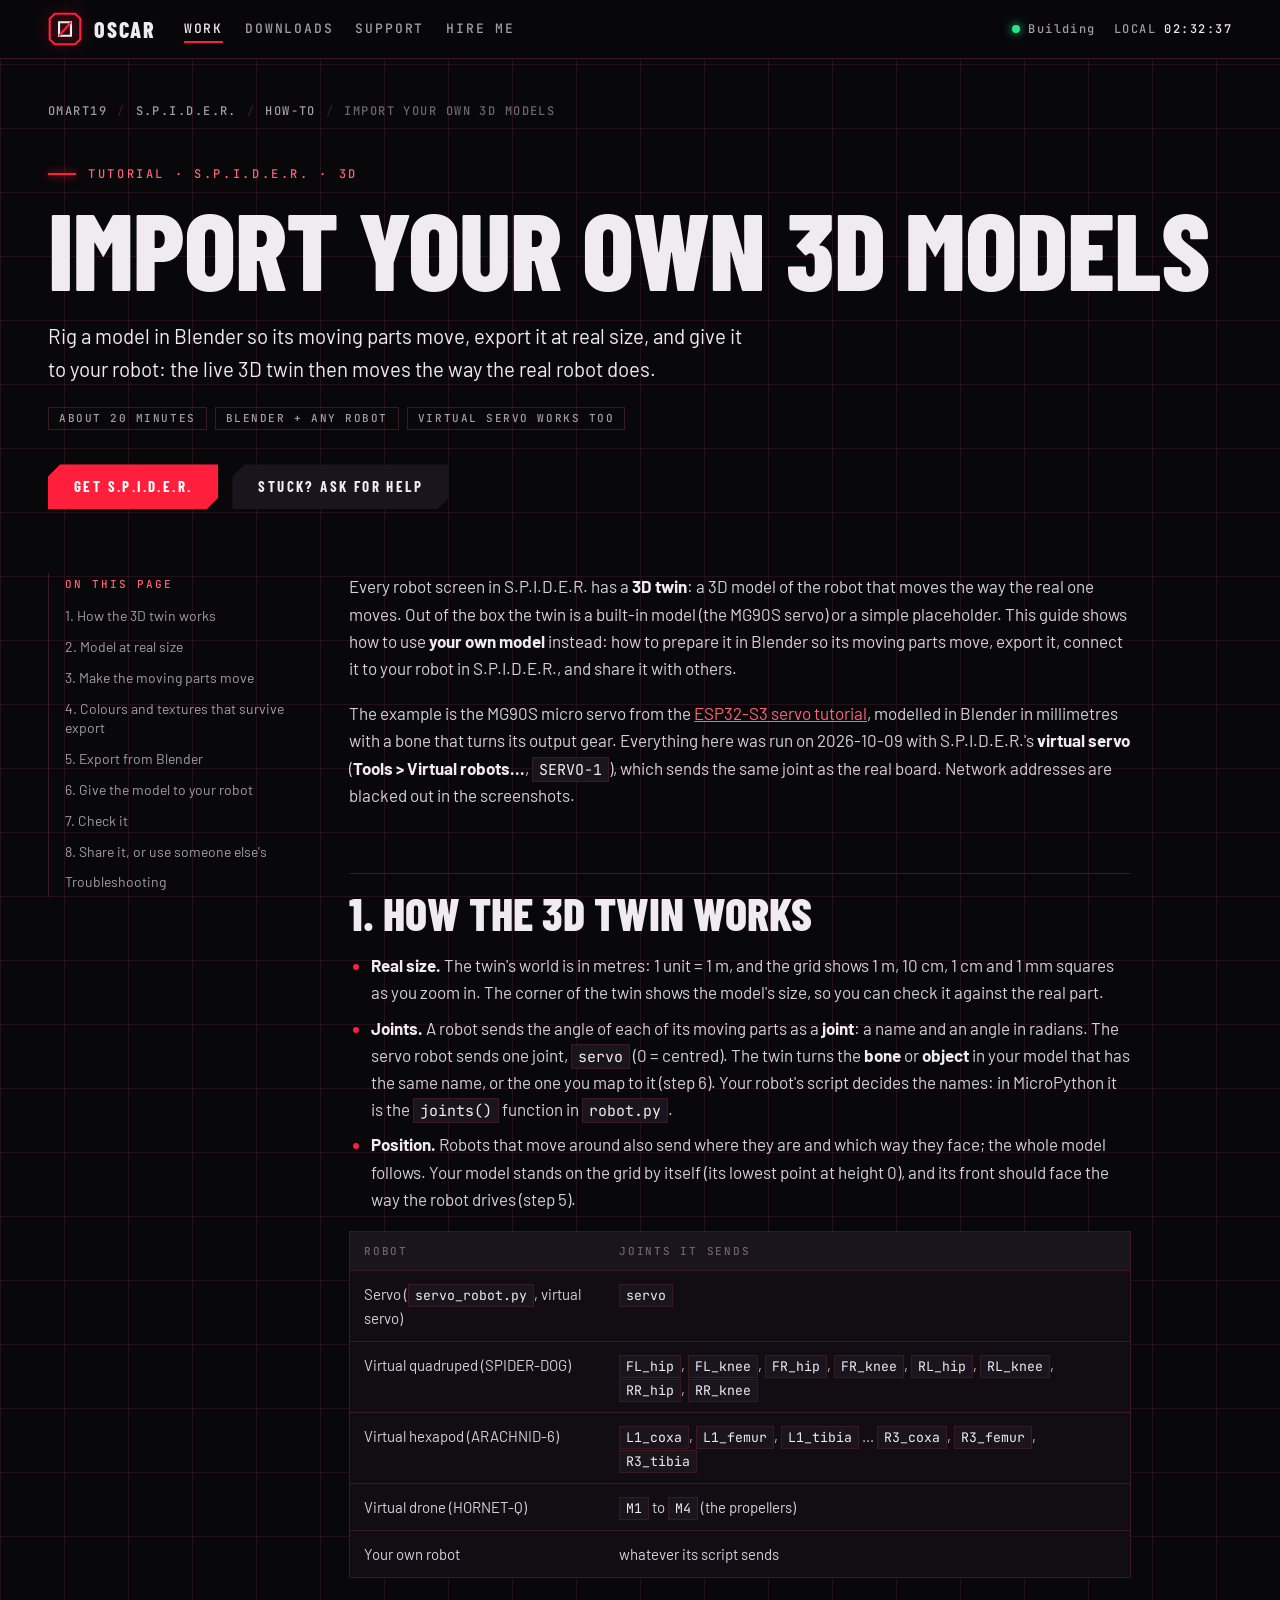
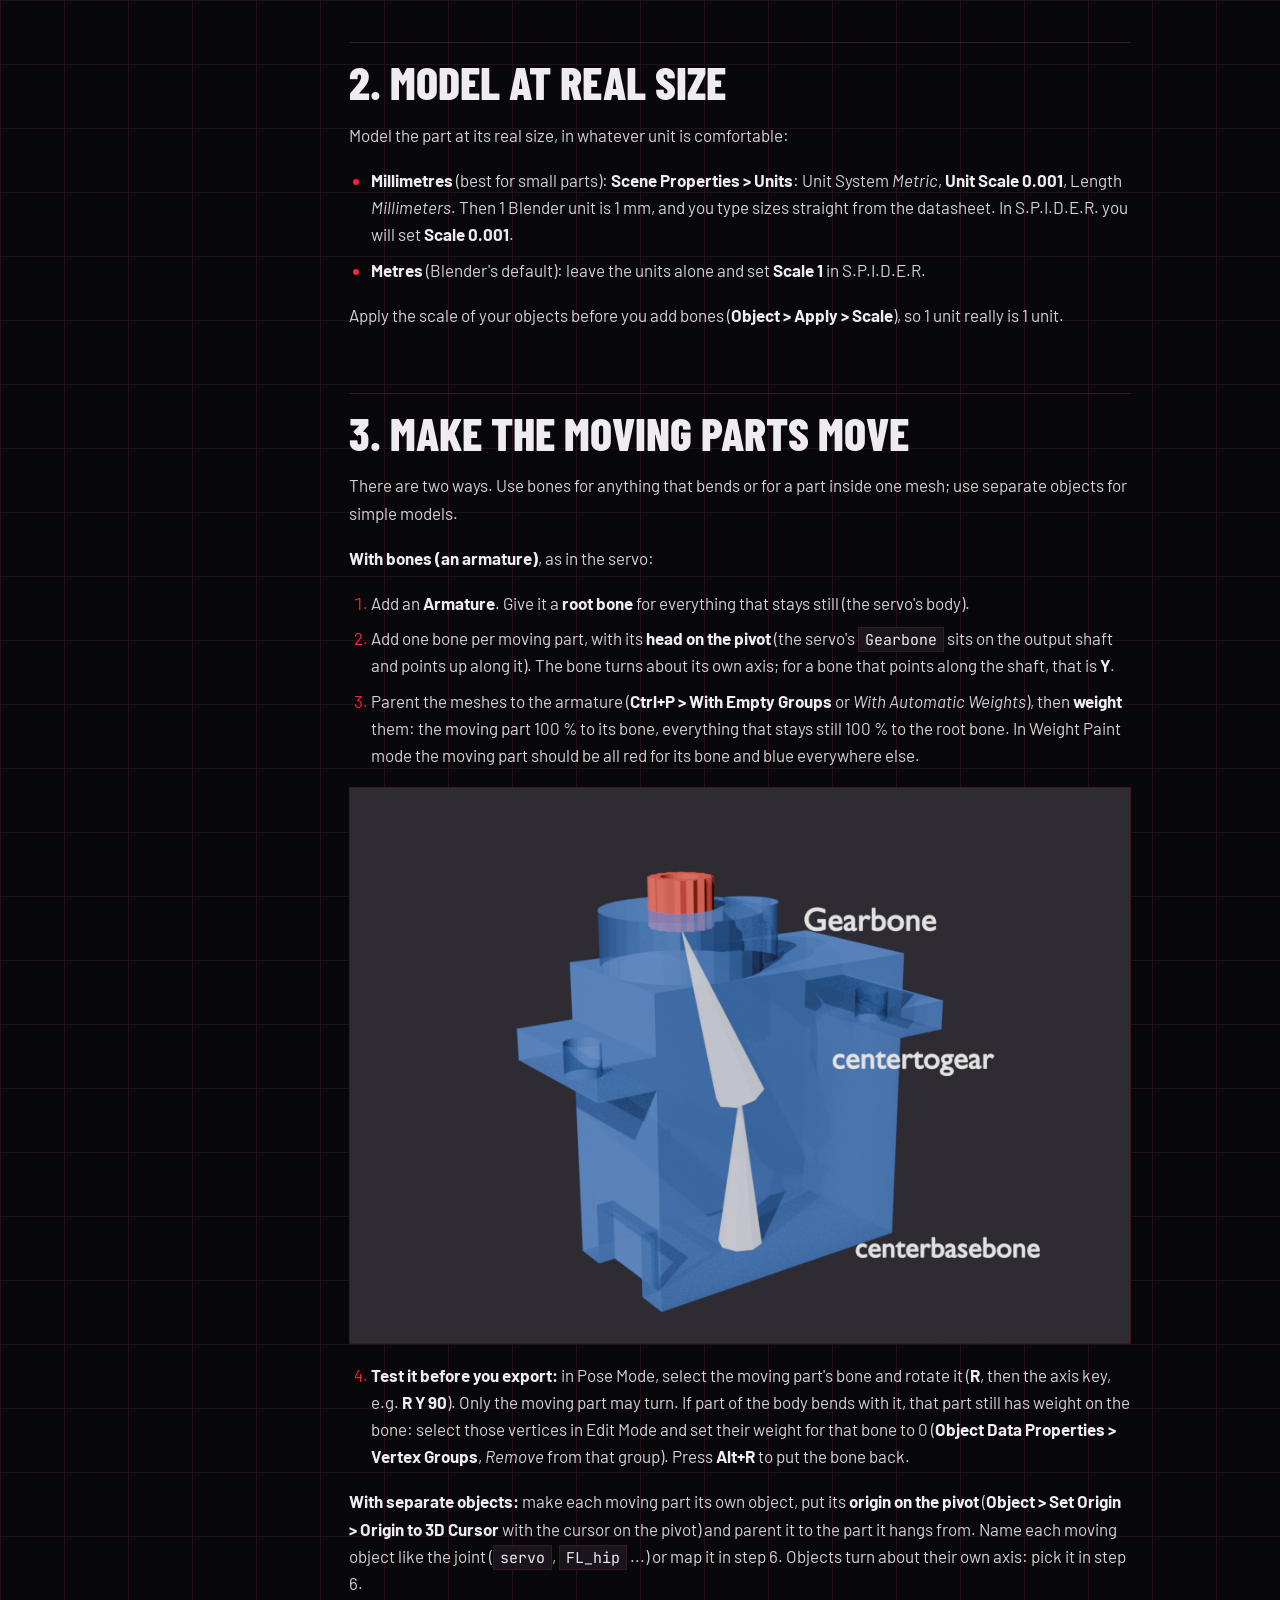
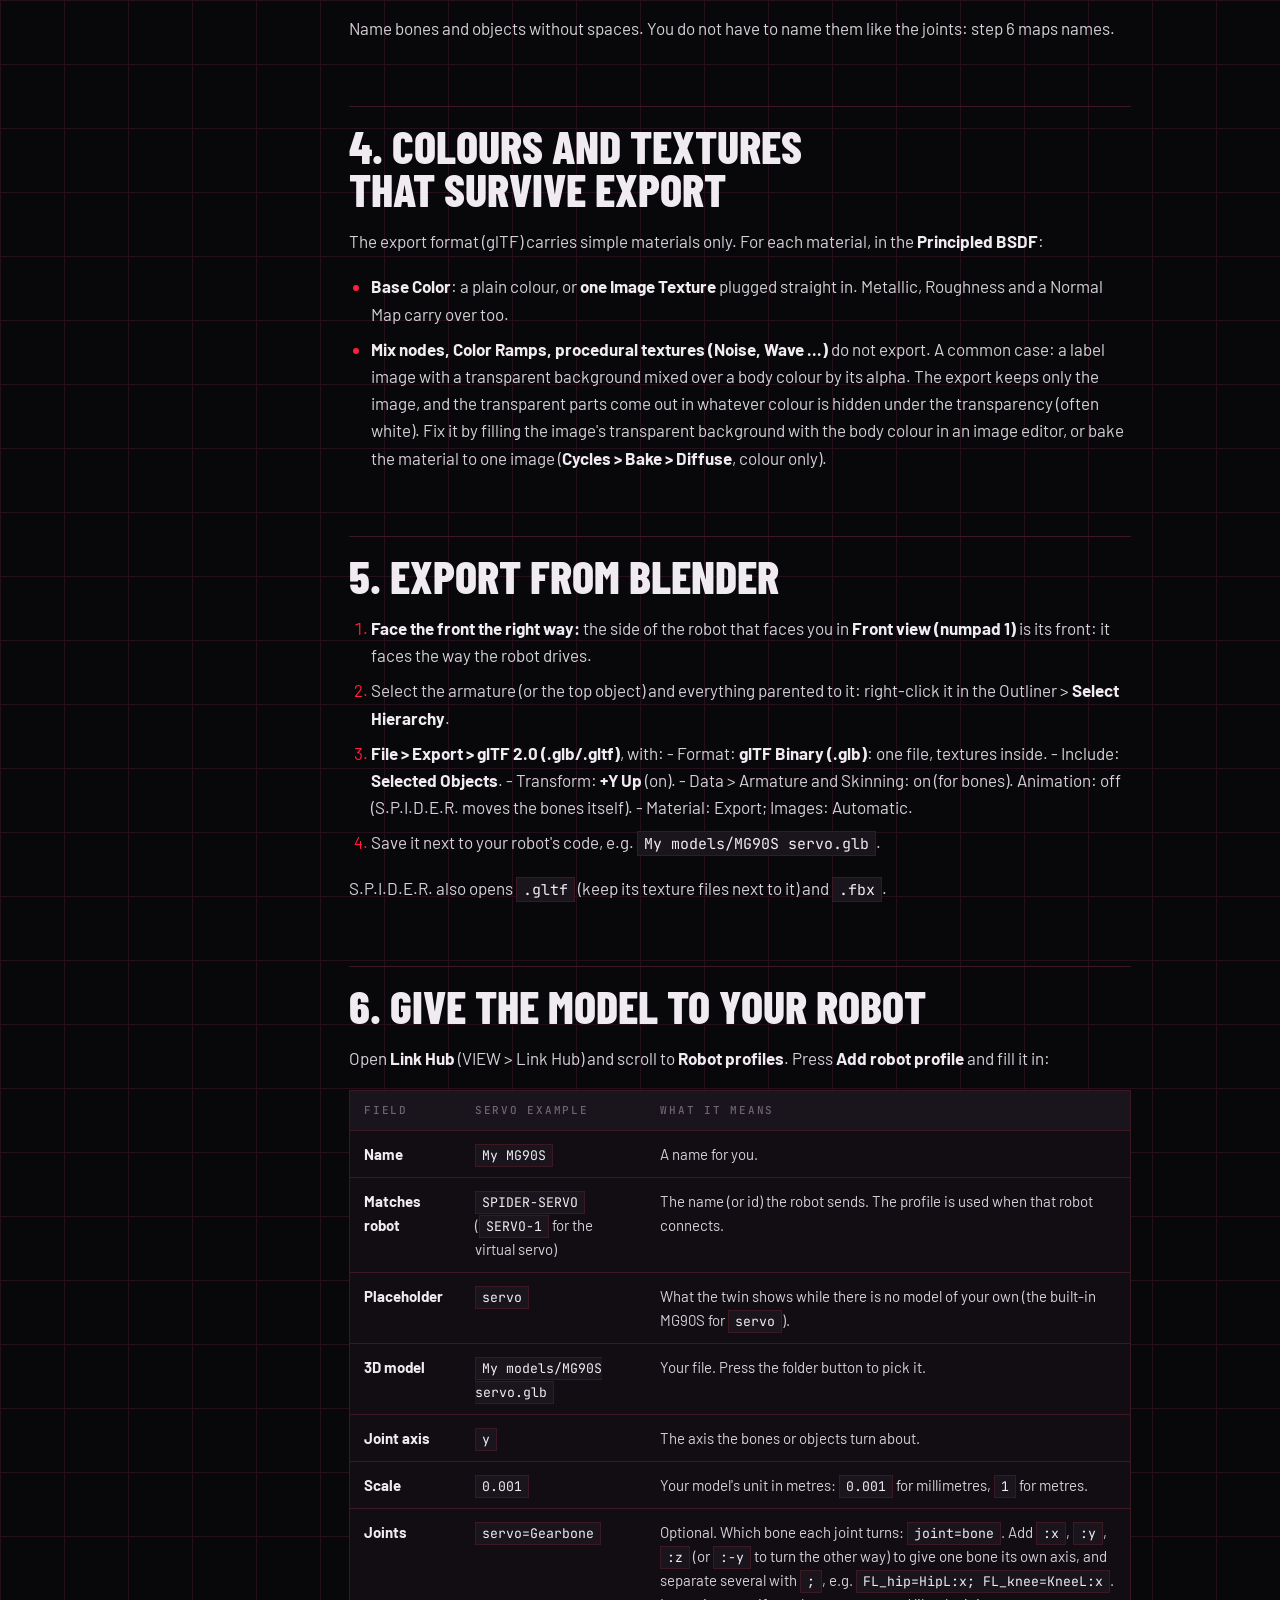
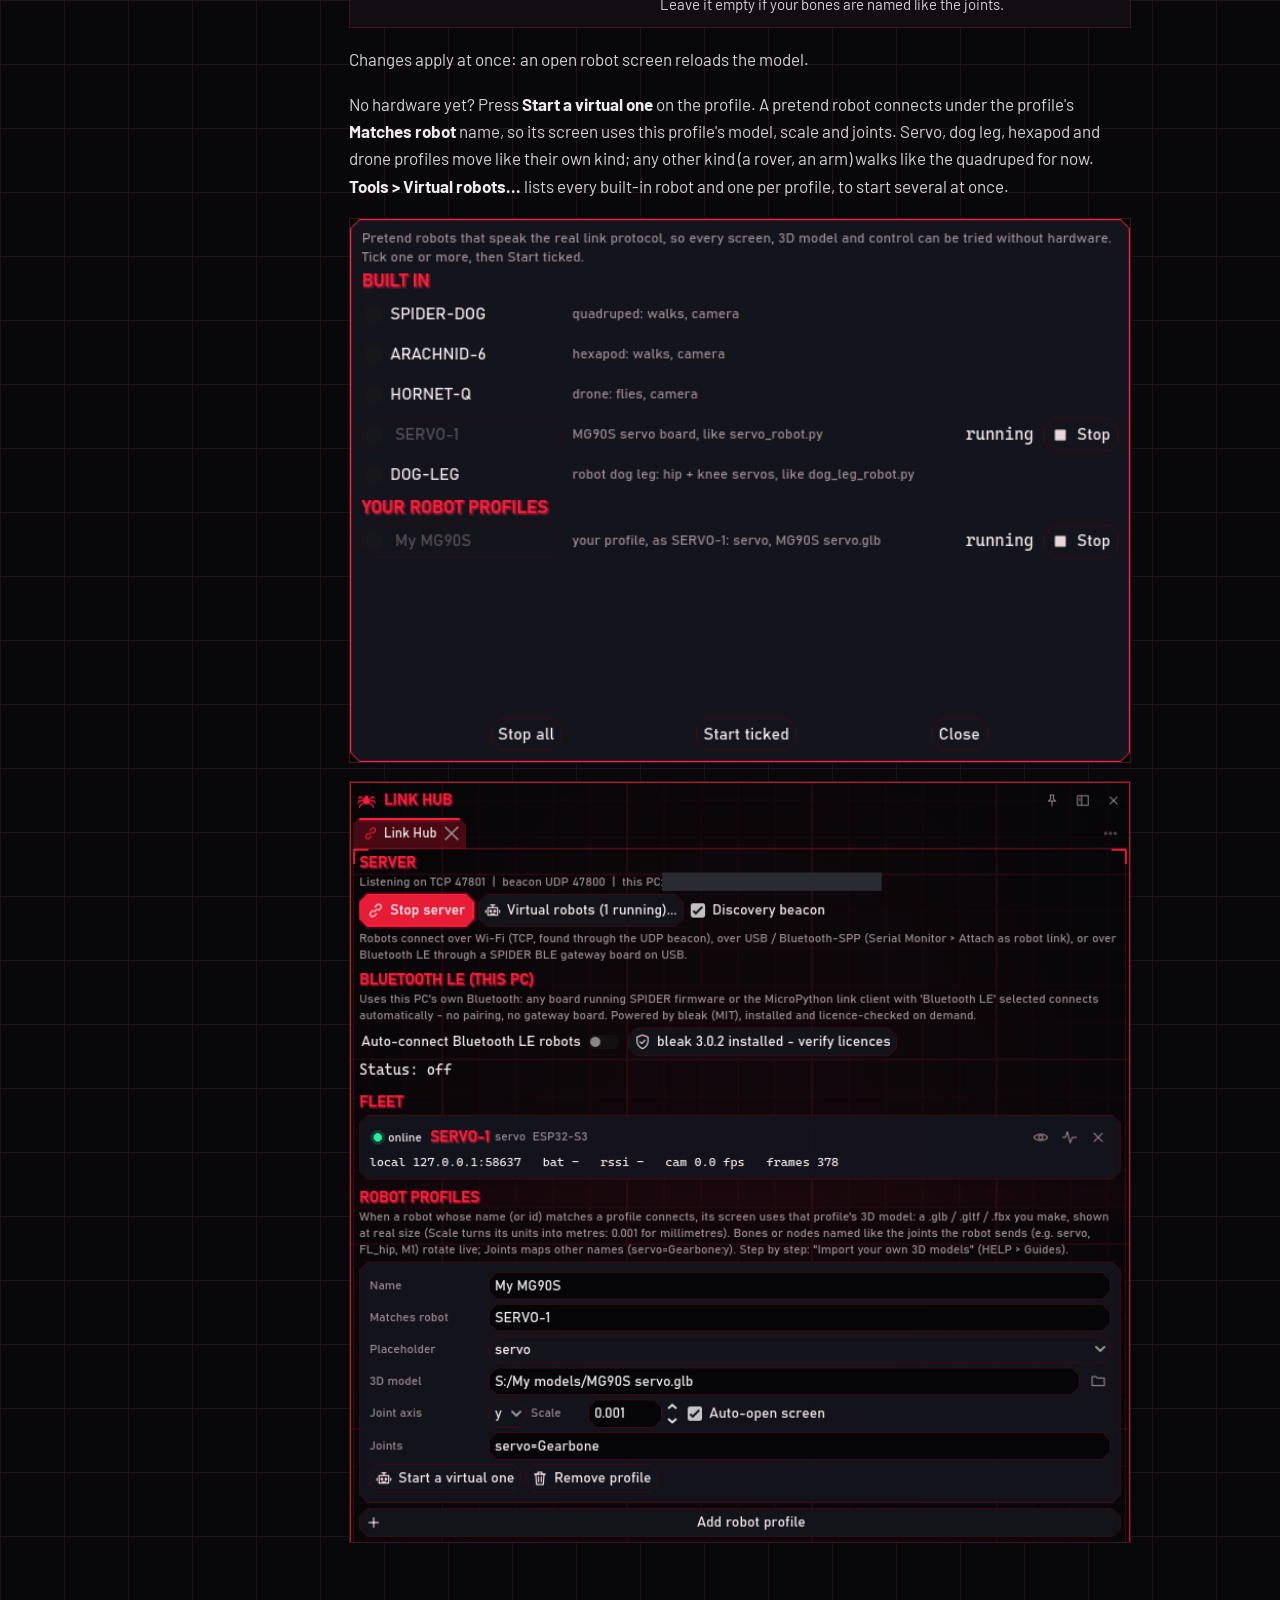
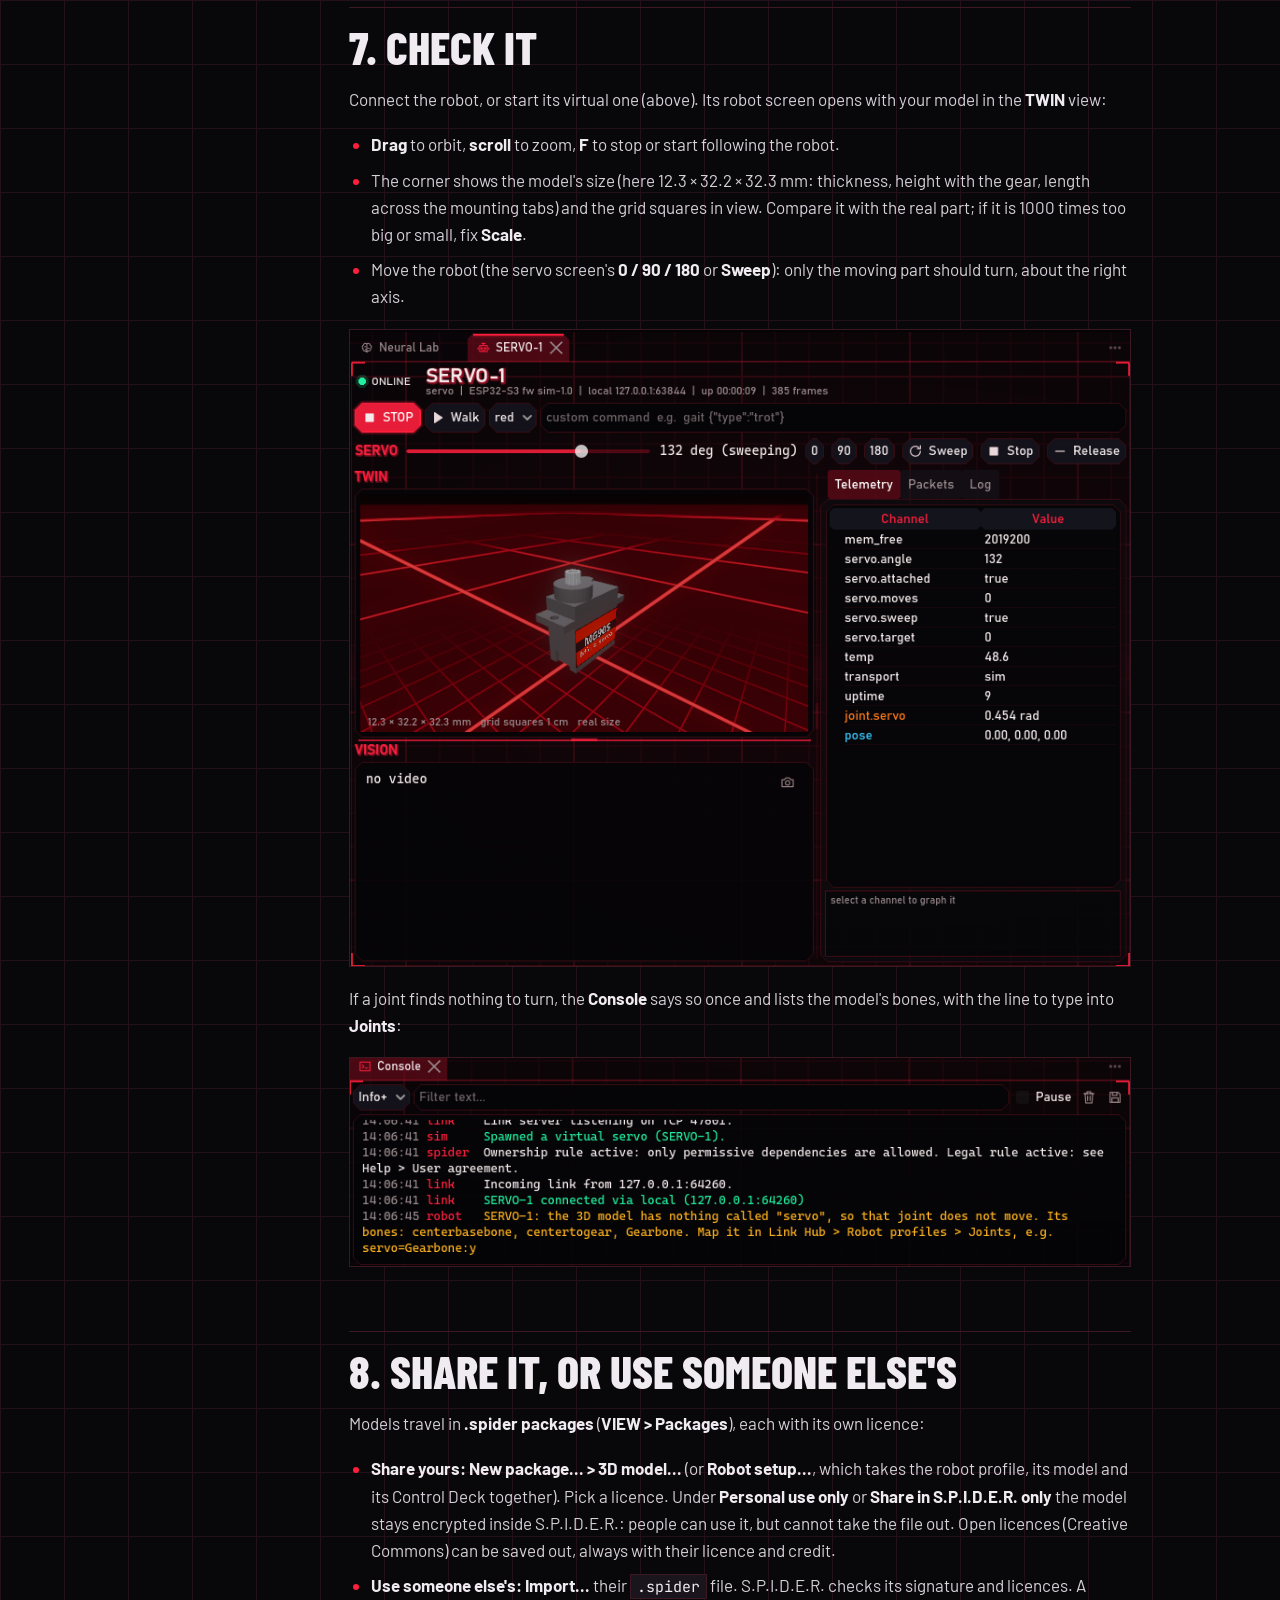
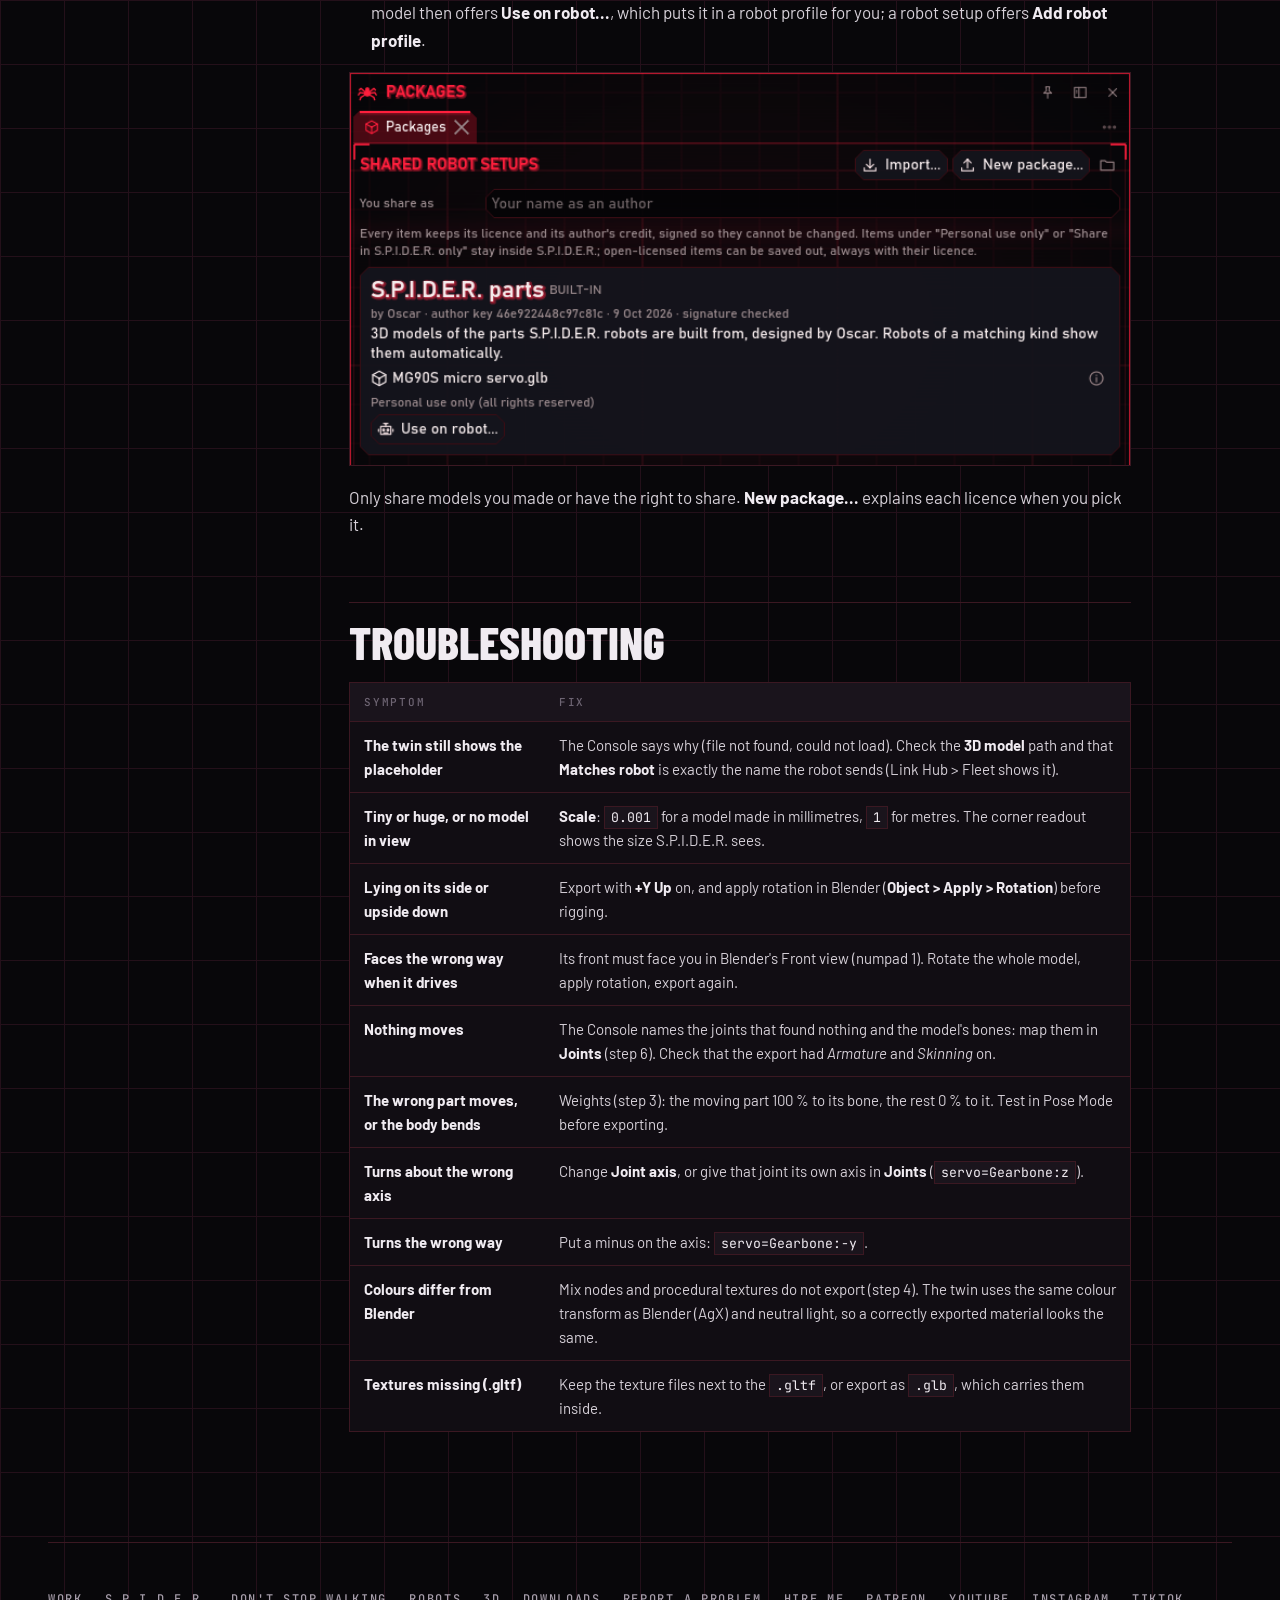
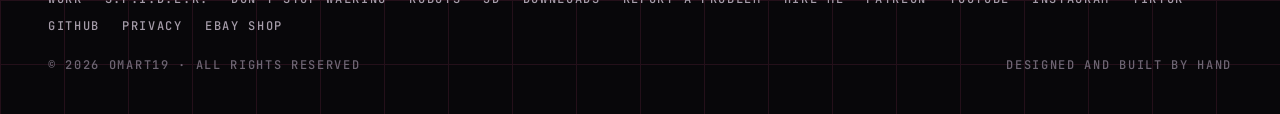
<file: tutorials/import-3d-models.html>
<!doctype html>
<html lang="en">
<head>
<!-- chrome:head -->
<meta charset="utf-8">
<meta name="viewport" content="width=device-width, initial-scale=1, viewport-fit=cover">
<link rel="icon" href="../assets/favicon.svg" type="image/svg+xml">
<link rel="preconnect" href="https://fonts.googleapis.com">
<link rel="preconnect" href="https://fonts.gstatic.com" crossorigin>
<link rel="stylesheet" href="https://fonts.googleapis.com/css2?family=Barlow+Condensed:wght@500;600;700;800&family=Barlow:wght@400;500;600&family=JetBrains+Mono:wght@400;500&display=swap">
<link rel="stylesheet" href="../assets/site.css">
<!-- /chrome:head -->
<title>Import your own 3D models · OMART19</title>
<meta name="description" content="Rig a model in Blender so its moving parts move, export it at real size, and give it to your robot: the live 3D twin then moves the way the real robot does.">
</head>
<body data-page="work">

<!-- chrome:bar -->
<header class="bar">
  <div class="wrap">
    <a class="brand" href="../index.html" aria-label="Oscar: home">
      <svg viewBox="0 0 40 40" aria-hidden="true"><path d="M8 2h24l6 6v24l-6 6H8l-6-6V8z" fill="none" stroke="#ff1f3d" stroke-width="2.5"/><path d="M13 12h14v16H13z" fill="none" stroke="#f0ebf1" stroke-width="2.5"/><path d="M27 12 13 28" stroke="#ff1f3d" stroke-width="2.5"/></svg>
      <b>OSCAR</b>
    </a>
    <nav class="nav" aria-label="Site">
      <a href="../index.html#work" data-nav="work" aria-current="page">Work</a>
      <a href="../downloads.html" data-nav="downloads">Downloads</a>
      <a href="../support.html" data-nav="support">Support</a>
      <a href="../hire.html" data-nav="hire">Hire me</a>
    </nav>
    <div class="status" aria-label="Status">
      <span class="led">Building</span>
      <span class="clock-wrap">LOCAL <span data-clock>--:--:--</span></span>
    </div>
  </div>
</header>
<!-- /chrome:bar -->

<main class="wrap">
  <nav class="crumbs" aria-label="Breadcrumb"><a href="../index.html">OMART19</a><span aria-hidden="true">/</span><a href="../projects/spider.html">S.P.I.D.E.R.</a><span aria-hidden="true">/</span><a href="../projects/spider.html#how-to">How-to</a><span aria-hidden="true">/</span><span>Import your own 3D models</span></nav>

  <header class="page-hero solo">
    <div>
      <p class="eyebrow">Tutorial · S.P.I.D.E.R. · 3D</p>
      <h1>Import your own 3D models</h1>
      <p class="lead">Rig a model in Blender so its moving parts move, export it at real size, and give it to your robot: the live 3D twin then moves the way the real robot does.</p>
      <div class="facts"><span class="chip">About 20 minutes</span><span class="chip">Blender + any robot</span><span class="chip">Virtual servo works too</span></div>
      <div class="cta">
        <a class="btn primary" href="../downloads.html">Get S.P.I.D.E.R.</a>
        <a class="btn pending" data-report="robot-build.yml" data-off="Help requests open soon" data-on="Stuck? Ask for help"><span data-label>Help requests open soon</span></a>
      </div>
    </div>
  </header>

  <div class="doc">
    <details class="toc" open>
      <summary>On this page</summary>
      <ol>
        <li><a href="#1-how-the-3d-twin-works">1. How the 3D twin works</a></li>
        <li><a href="#2-model-at-real-size">2. Model at real size</a></li>
        <li><a href="#3-make-the-moving-parts-move">3. Make the moving parts move</a></li>
        <li><a href="#4-colours-and-textures-that-survive-export">4. Colours and textures that survive export</a></li>
        <li><a href="#5-export-from-blender">5. Export from Blender</a></li>
        <li><a href="#6-give-the-model-to-your-robot">6. Give the model to your robot</a></li>
        <li><a href="#7-check-it">7. Check it</a></li>
        <li><a href="#8-share-it-or-use-someone-elses">8. Share it, or use someone else&#x27;s</a></li>
        <li><a href="#troubleshooting">Troubleshooting</a></li>
      </ol>
    </details>
    <article class="prose">
<!-- Generated by tools/build.py from S.P.I.D.E.R.'s docs/tutorials/import-3d-models.md. Edit the Markdown there, then rebuild. -->
<p>Every robot screen in S.P.I.D.E.R. has a <strong>3D twin</strong>: a 3D model of the robot that moves the way the real one
moves. Out of the box the twin is a built-in model (the MG90S servo) or a simple placeholder. This guide shows how to
use <strong>your own model</strong> instead: how to prepare it in Blender so its moving parts move, export it, connect it to
your robot in S.P.I.D.E.R., and share it with others.</p>
<p>The example is the MG90S micro servo from the <a href="esp32-s3-servo-ble.html">ESP32-S3 servo tutorial</a>, modelled in
Blender in millimetres with a bone that turns its output gear. Everything here was run on 2026-10-09 with
S.P.I.D.E.R.'s <strong>virtual servo</strong> (<strong>Tools &gt; Virtual robots...</strong>, <code>SERVO-1</code>), which sends the same joint as the real board.
Network addresses are blacked out in the screenshots.</p>
<h2 id="1-how-the-3d-twin-works">1. How the 3D twin works</h2>
<ul>
<li><strong>Real size.</strong> The twin's world is in metres: 1 unit = 1 m, and the grid shows 1 m, 10 cm, 1 cm and 1 mm squares
  as you zoom in. The corner of the twin shows the model's size, so you can check it against the real part.</li>
<li><strong>Joints.</strong> A robot sends the angle of each of its moving parts as a <strong>joint</strong>: a name and an angle in radians.
  The servo robot sends one joint, <code>servo</code> (0 = centred). The twin turns the <strong>bone</strong> or <strong>object</strong> in your model
  that has the same name, or the one you map to it (step 6). Your robot's script decides the names: in MicroPython
  it is the <code>joints()</code> function in <code>robot.py</code>.</li>
<li><strong>Position.</strong> Robots that move around also send where they are and which way they face; the whole model follows.
  Your model stands on the grid by itself (its lowest point at height 0), and its front should face the way the
  robot drives (step 5).</li>
</ul>
<div class="table-wrap"><table>
<thead>
<tr>
<th>Robot</th>
<th>Joints it sends</th>
</tr>
</thead>
<tbody>
<tr>
<td>Servo (<code>servo_robot.py</code>, virtual servo)</td>
<td><code>servo</code></td>
</tr>
<tr>
<td>Virtual quadruped (SPIDER-DOG)</td>
<td><code>FL_hip</code>, <code>FL_knee</code>, <code>FR_hip</code>, <code>FR_knee</code>, <code>RL_hip</code>, <code>RL_knee</code>, <code>RR_hip</code>, <code>RR_knee</code></td>
</tr>
<tr>
<td>Virtual hexapod (ARACHNID-6)</td>
<td><code>L1_coxa</code>, <code>L1_femur</code>, <code>L1_tibia</code> ... <code>R3_coxa</code>, <code>R3_femur</code>, <code>R3_tibia</code></td>
</tr>
<tr>
<td>Virtual drone (HORNET-Q)</td>
<td><code>M1</code> to <code>M4</code> (the propellers)</td>
</tr>
<tr>
<td>Your own robot</td>
<td>whatever its script sends</td>
</tr>
</tbody>
</table></div>
<h2 id="2-model-at-real-size">2. Model at real size</h2>
<p>Model the part at its real size, in whatever unit is comfortable:</p>
<ul>
<li><strong>Millimetres</strong> (best for small parts): <strong>Scene Properties &gt; Units</strong>: Unit System <em>Metric</em>, <strong>Unit Scale 0.001</strong>,
  Length <em>Millimeters</em>. Then 1 Blender unit is 1 mm, and you type sizes straight from the datasheet. In
  S.P.I.D.E.R. you will set <strong>Scale 0.001</strong>.</li>
<li><strong>Metres</strong> (Blender's default): leave the units alone and set <strong>Scale 1</strong> in S.P.I.D.E.R.</li>
</ul>
<p>Apply the scale of your objects before you add bones (<strong>Object &gt; Apply &gt; Scale</strong>), so 1 unit really is 1 unit.</p>
<h2 id="3-make-the-moving-parts-move">3. Make the moving parts move</h2>
<p>There are two ways. Use bones for anything that bends or for a part inside one mesh; use separate objects for
simple models.</p>
<p><strong>With bones (an armature)</strong>, as in the servo:</p>
<ol>
<li>Add an <strong>Armature</strong>. Give it a <strong>root bone</strong> for everything that stays still (the servo's body).</li>
<li>Add one bone per moving part, with its <strong>head on the pivot</strong> (the servo's <code>Gearbone</code> sits on the output shaft and
   points up along it). The bone turns about its own axis; for a bone that points along the shaft, that is <strong>Y</strong>.</li>
<li>Parent the meshes to the armature (<strong>Ctrl+P &gt; With Empty Groups</strong> or <em>With Automatic Weights</em>), then <strong>weight</strong>
   them: the moving part 100 % to its bone, everything that stays still 100 % to the root bone. In Weight Paint mode
   the moving part should be all red for its bone and blue everywhere else.</li>
</ol>
<p><img loading="lazy" alt="The servo's rig: the gear (red) belongs to Gearbone, the body (blue) to the base bone" src="../assets/tutorials/import-3d-models/01-rig-weights.png" /></p>
<ol start="4">
<li><strong>Test it before you export:</strong> in Pose Mode, select the moving part's bone and rotate it (<strong>R</strong>, then the axis
   key, e.g. <strong>R Y 90</strong>). Only the moving part may turn. If part of the body bends with it, that part still has
   weight on the bone: select those vertices in Edit Mode and set their weight for that bone to 0
   (<strong>Object Data Properties &gt; Vertex Groups</strong>, <em>Remove</em> from that group). Press <strong>Alt+R</strong> to put the bone back.</li>
</ol>
<p><strong>With separate objects:</strong> make each moving part its own object, put its <strong>origin on the pivot</strong>
(<strong>Object &gt; Set Origin &gt; Origin to 3D Cursor</strong> with the cursor on the pivot) and parent it to the part it hangs
from. Name each moving object like the joint (<code>servo</code>, <code>FL_hip</code> ...) or map it in step 6. Objects turn about their
own axis: pick it in step 6.</p>
<p>Name bones and objects without spaces. You do not have to name them like the joints: step 6 maps names.</p>
<h2 id="4-colours-and-textures-that-survive-export">4. Colours and textures that survive export</h2>
<p>The export format (glTF) carries simple materials only. For each material, in the <strong>Principled BSDF</strong>:</p>
<ul>
<li><strong>Base Color</strong>: a plain colour, or <strong>one Image Texture</strong> plugged straight in. Metallic, Roughness and a Normal Map
  carry over too.</li>
<li><strong>Mix nodes, Color Ramps, procedural textures (Noise, Wave ...)</strong> do not export. A common case: a label image
  with a transparent background mixed over a body colour by its alpha. The export keeps only the image, and the
  transparent parts come out in whatever colour is hidden under the transparency (often white). Fix it by filling
  the image's transparent background with the body colour in an image editor, or bake the material to one image
  (<strong>Cycles &gt; Bake &gt; Diffuse</strong>, colour only).</li>
</ul>
<h2 id="5-export-from-blender">5. Export from Blender</h2>
<ol>
<li><strong>Face the front the right way:</strong> the side of the robot that faces you in <strong>Front view (numpad 1)</strong> is its
   front: it faces the way the robot drives.</li>
<li>Select the armature (or the top object) and everything parented to it: right-click it in the Outliner &gt;
   <strong>Select Hierarchy</strong>.</li>
<li><strong>File &gt; Export &gt; glTF 2.0 (.glb/.gltf)</strong>, with:
   - Format: <strong>glTF Binary (.glb)</strong>: one file, textures inside.
   - Include: <strong>Selected Objects</strong>.
   - Transform: <strong>+Y Up</strong> (on).
   - Data &gt; Armature and Skinning: on (for bones). Animation: off (S.P.I.D.E.R. moves the bones itself).
   - Material: Export; Images: Automatic.</li>
<li>Save it next to your robot's code, e.g. <code>My models/MG90S servo.glb</code>.</li>
</ol>
<p>S.P.I.D.E.R. also opens <code>.gltf</code> (keep its texture files next to it) and <code>.fbx</code>.</p>
<h2 id="6-give-the-model-to-your-robot">6. Give the model to your robot</h2>
<p>Open <strong>Link Hub</strong> (VIEW &gt; Link Hub) and scroll to <strong>Robot profiles</strong>. Press <strong>Add robot profile</strong> and fill it in:</p>
<div class="table-wrap"><table>
<thead>
<tr>
<th>Field</th>
<th>Servo example</th>
<th>What it means</th>
</tr>
</thead>
<tbody>
<tr>
<td><strong>Name</strong></td>
<td><code>My MG90S</code></td>
<td>A name for you.</td>
</tr>
<tr>
<td><strong>Matches robot</strong></td>
<td><code>SPIDER-SERVO</code> (<code>SERVO-1</code> for the virtual servo)</td>
<td>The name (or id) the robot sends. The profile is used when that robot connects.</td>
</tr>
<tr>
<td><strong>Placeholder</strong></td>
<td><code>servo</code></td>
<td>What the twin shows while there is no model of your own (the built-in MG90S for <code>servo</code>).</td>
</tr>
<tr>
<td><strong>3D model</strong></td>
<td><code>My models/MG90S servo.glb</code></td>
<td>Your file. Press the folder button to pick it.</td>
</tr>
<tr>
<td><strong>Joint axis</strong></td>
<td><code>y</code></td>
<td>The axis the bones or objects turn about.</td>
</tr>
<tr>
<td><strong>Scale</strong></td>
<td><code>0.001</code></td>
<td>Your model's unit in metres: <code>0.001</code> for millimetres, <code>1</code> for metres.</td>
</tr>
<tr>
<td><strong>Joints</strong></td>
<td><code>servo=Gearbone</code></td>
<td>Optional. Which bone each joint turns: <code>joint=bone</code>. Add <code>:x</code>, <code>:y</code>, <code>:z</code> (or <code>:-y</code> to turn the other way) to give one bone its own axis, and separate several with <code>;</code>, e.g. <code>FL_hip=HipL:x; FL_knee=KneeL:x</code>. Leave it empty if your bones are named like the joints.</td>
</tr>
</tbody>
</table></div>
<p>Changes apply at once: an open robot screen reloads the model.</p>
<p>No hardware yet? Press <strong>Start a virtual one</strong> on the profile. A pretend robot connects under the profile's
<strong>Matches robot</strong> name, so its screen uses this profile's model, scale and joints. Servo, dog leg, hexapod and drone
profiles move like their own kind; any other kind (a rover, an arm) walks like the quadruped for now.
<strong>Tools &gt; Virtual robots...</strong> lists every built-in robot and one per profile, to start several at once.</p>
<p><img loading="lazy" alt="The Virtual robots window: built-in robots and one per robot profile" src="../assets/tutorials/import-3d-models/06-virtual-robots.png" /></p>
<p><img loading="lazy" alt="A robot profile for the servo model" src="../assets/tutorials/import-3d-models/02-link-hub-profile.png" /></p>
<h2 id="7-check-it">7. Check it</h2>
<p>Connect the robot, or start its virtual one (above). Its robot screen opens with your model in the
<strong>TWIN</strong> view:</p>
<ul>
<li><strong>Drag</strong> to orbit, <strong>scroll</strong> to zoom, <strong>F</strong> to stop or start following the robot.</li>
<li>The corner shows the model's size (here 12.3 × 32.2 × 32.3 mm: thickness, height with the gear, length across
  the mounting tabs) and the grid squares in view. Compare it with the real part; if it is 1000 times too big or
  small, fix <strong>Scale</strong>.</li>
<li>Move the robot (the servo screen's <strong>0 / 90 / 180</strong> or <strong>Sweep</strong>): only the moving part should turn, about the
  right axis.</li>
</ul>
<p><img loading="lazy" alt="The twin with your model, sweeping" src="../assets/tutorials/import-3d-models/03-robot-screen-own-model.png" /></p>
<p>If a joint finds nothing to turn, the <strong>Console</strong> says so once and lists the model's bones, with the line to type
into <strong>Joints</strong>:</p>
<p><img loading="lazy" alt="The Console names the bones when a joint does not match" src="../assets/tutorials/import-3d-models/04-unmatched-joint-hint.png" /></p>
<h2 id="8-share-it-or-use-someone-elses">8. Share it, or use someone else's</h2>
<p>Models travel in <strong>.spider packages</strong> (<strong>VIEW &gt; Packages</strong>), each with its own licence:</p>
<ul>
<li><strong>Share yours:</strong> <strong>New package... &gt; 3D model...</strong> (or <strong>Robot setup...</strong>, which takes the robot profile, its model
  and its Control Deck together). Pick a licence. Under <strong>Personal use only</strong> or <strong>Share in S.P.I.D.E.R. only</strong> the
  model stays encrypted inside S.P.I.D.E.R.: people can use it, but cannot take the file out. Open licences
  (Creative Commons) can be saved out, always with their licence and credit.</li>
<li><strong>Use someone else's:</strong> <strong>Import...</strong> their <code>.spider</code> file. S.P.I.D.E.R. checks its signature and licences. A
  model then offers <strong>Use on robot...</strong>, which puts it in a robot profile for you; a robot setup offers
  <strong>Add robot profile</strong>.</li>
</ul>
<p><img loading="lazy" alt="The Packages panel with the built-in S.P.I.D.E.R. parts package" src="../assets/tutorials/import-3d-models/05-packages.png" /></p>
<p>Only share models you made or have the right to share. <strong>New package...</strong> explains each licence when you pick it.</p>
<h2 id="troubleshooting">Troubleshooting</h2>
<div class="table-wrap"><table>
<thead>
<tr>
<th>Symptom</th>
<th>Fix</th>
</tr>
</thead>
<tbody>
<tr>
<td><strong>The twin still shows the placeholder</strong></td>
<td>The Console says why (file not found, could not load). Check the <strong>3D model</strong> path and that <strong>Matches robot</strong> is exactly the name the robot sends (Link Hub &gt; Fleet shows it).</td>
</tr>
<tr>
<td><strong>Tiny or huge, or no model in view</strong></td>
<td><strong>Scale</strong>: <code>0.001</code> for a model made in millimetres, <code>1</code> for metres. The corner readout shows the size S.P.I.D.E.R. sees.</td>
</tr>
<tr>
<td><strong>Lying on its side or upside down</strong></td>
<td>Export with <strong>+Y Up</strong> on, and apply rotation in Blender (<strong>Object &gt; Apply &gt; Rotation</strong>) before rigging.</td>
</tr>
<tr>
<td><strong>Faces the wrong way when it drives</strong></td>
<td>Its front must face you in Blender's Front view (numpad 1). Rotate the whole model, apply rotation, export again.</td>
</tr>
<tr>
<td><strong>Nothing moves</strong></td>
<td>The Console names the joints that found nothing and the model's bones: map them in <strong>Joints</strong> (step 6). Check that the export had <em>Armature</em> and <em>Skinning</em> on.</td>
</tr>
<tr>
<td><strong>The wrong part moves, or the body bends</strong></td>
<td>Weights (step 3): the moving part 100 % to its bone, the rest 0 % to it. Test in Pose Mode before exporting.</td>
</tr>
<tr>
<td><strong>Turns about the wrong axis</strong></td>
<td>Change <strong>Joint axis</strong>, or give that joint its own axis in <strong>Joints</strong> (<code>servo=Gearbone:z</code>).</td>
</tr>
<tr>
<td><strong>Turns the wrong way</strong></td>
<td>Put a minus on the axis: <code>servo=Gearbone:-y</code>.</td>
</tr>
<tr>
<td><strong>Colours differ from Blender</strong></td>
<td>Mix nodes and procedural textures do not export (step 4). The twin uses the same colour transform as Blender (AgX) and neutral light, so a correctly exported material looks the same.</td>
</tr>
<tr>
<td><strong>Textures missing (.gltf)</strong></td>
<td>Keep the texture files next to the <code>.gltf</code>, or export as <code>.glb</code>, which carries them inside.</td>
</tr>
</tbody>
</table></div>
    </article>
  </div>
</main>

<!-- chrome:foot -->
<footer class="foot wrap">
  <nav aria-label="Footer">
    <a href="../index.html#work">Work</a>
    <a href="../projects/spider.html">S.P.I.D.E.R.</a>
    <a href="../projects/dont-stop-walking.html">Don't Stop Walking</a>
    <a href="../projects/robots.html">Robots</a>
    <a href="../projects/3d.html">3D</a>
    <a href="../downloads.html">Downloads</a>
    <a href="../support.html">Report a problem</a>
    <a href="../hire.html">Hire me</a>
    <a class="pending" data-link="patreon">Patreon</a>
    <a class="pending" data-link="youtube">YouTube</a>
    <a class="pending" data-link="instagram">Instagram</a>
    <a class="pending" data-link="tiktok">TikTok</a>
    <a data-link="github" href="https://github.com/Omart19">GitHub</a>
    <a href="../privacy.html">Privacy</a>
    <a class="pending" data-link="ebay">eBay shop</a>
  </nav>
  <div class="legal">
    <span>© <span data-year>2026</span> OMART19 · all rights reserved</span>
    <span>Designed and built by hand</span>
  </div>
</footer>

<dialog id="viewer" aria-label="Screenshot">
  <img id="viewer-img" alt="">
  <p id="viewer-cap"></p>
</dialog>
<script src="../assets/config.js"></script>
<script src="../assets/site.js"></script>
<!-- /chrome:foot -->
</body>
</html>
</file>
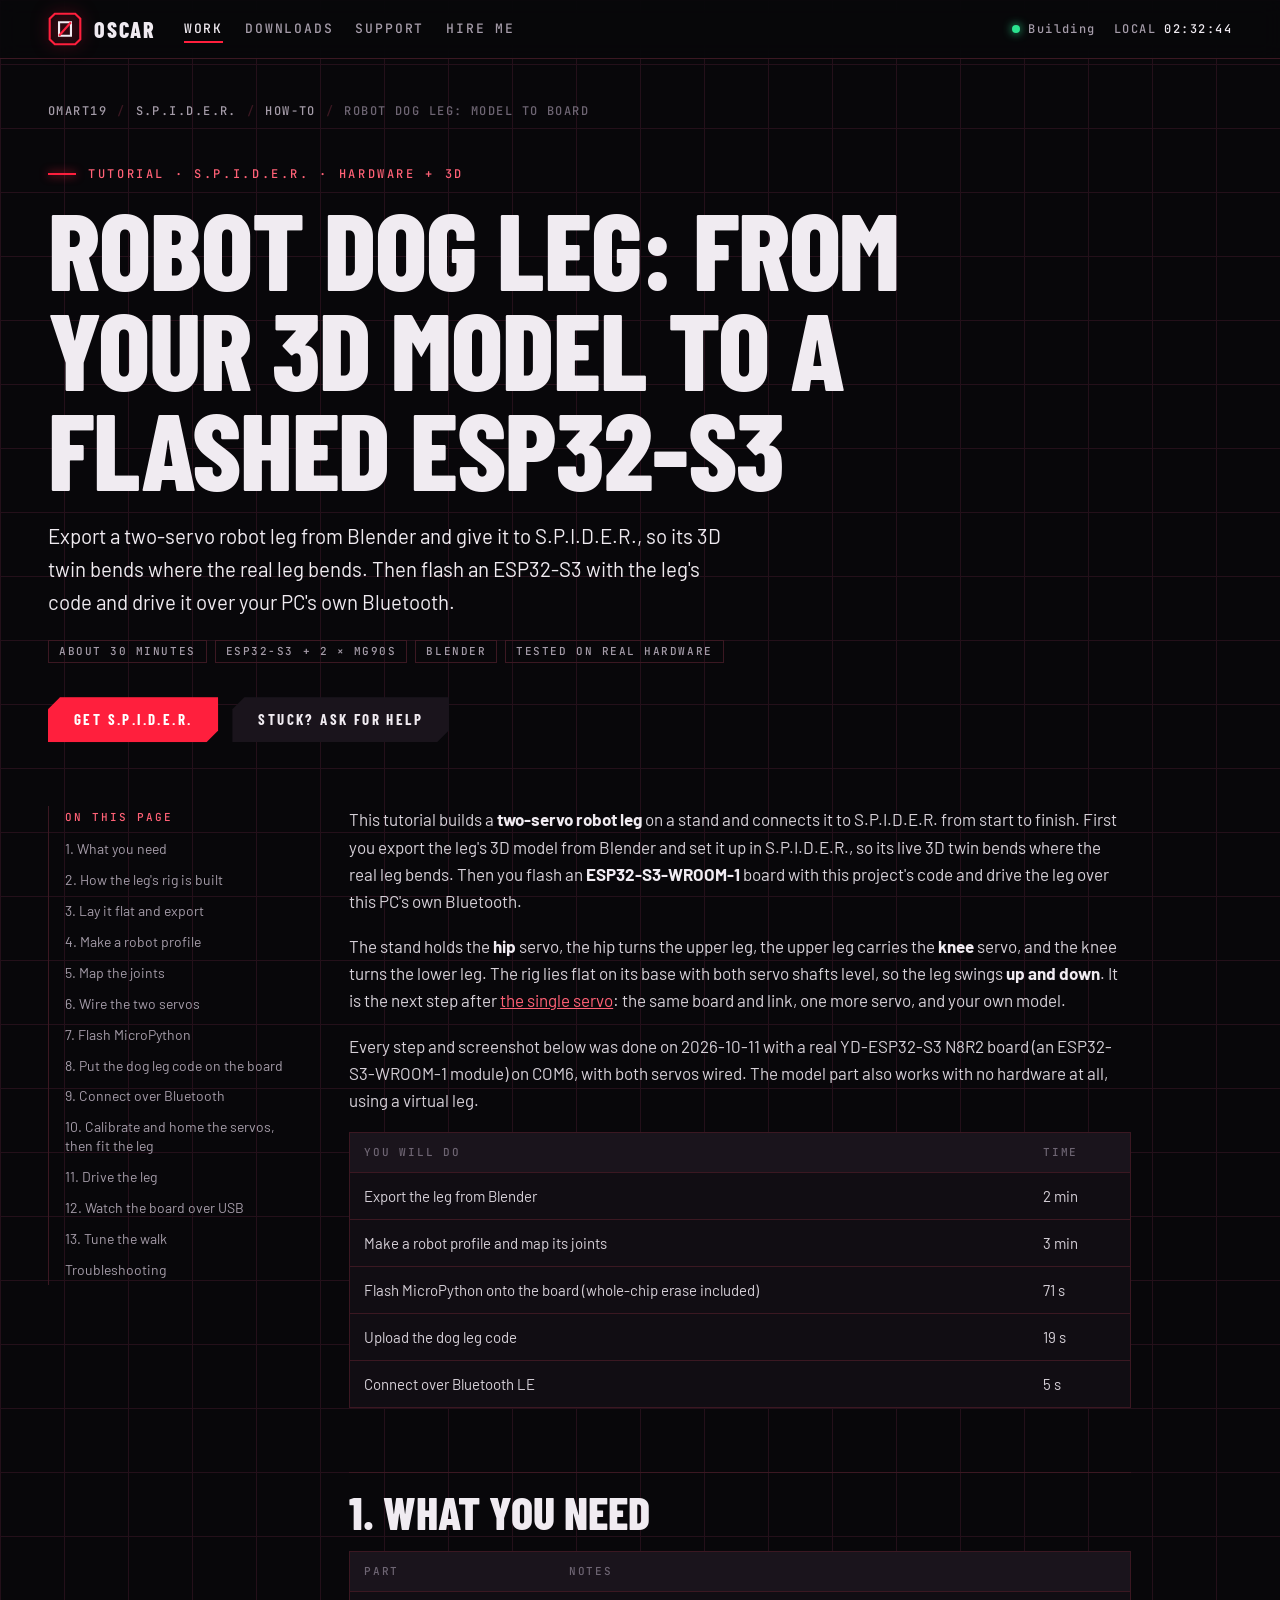
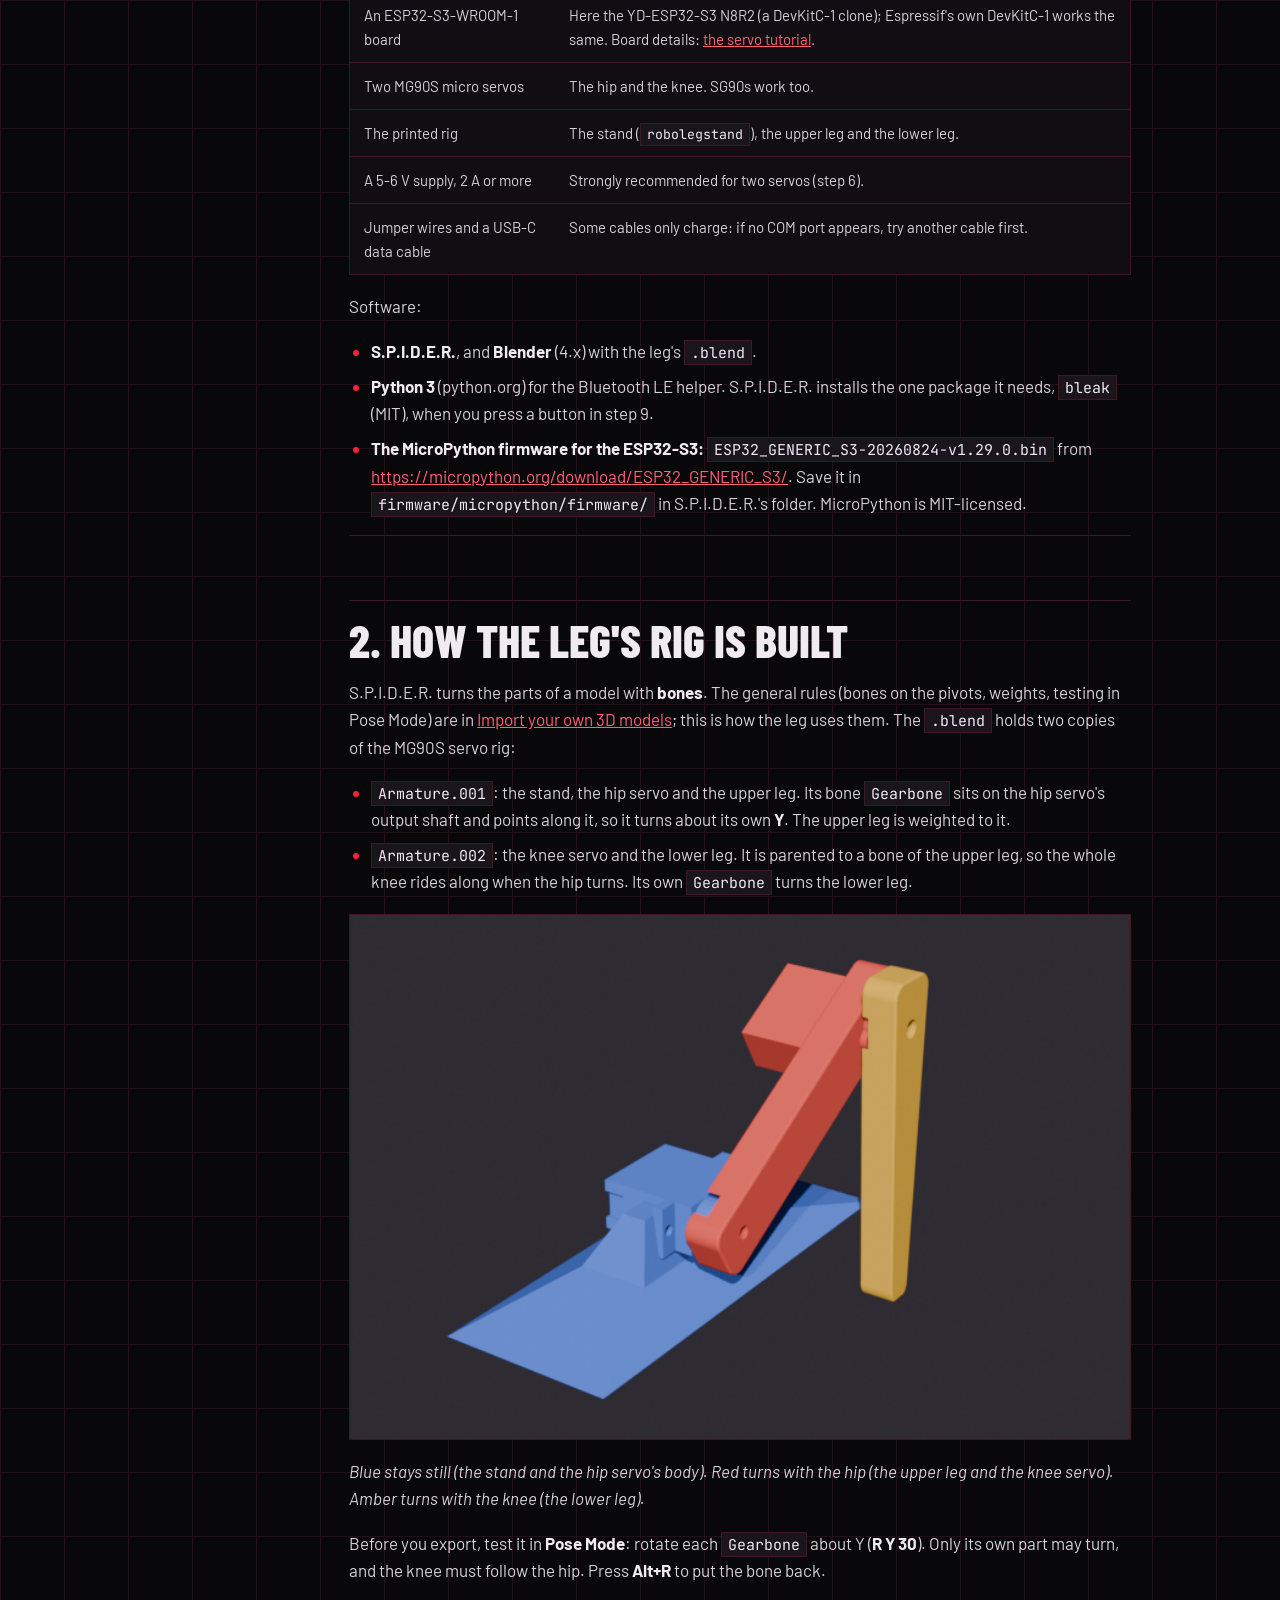
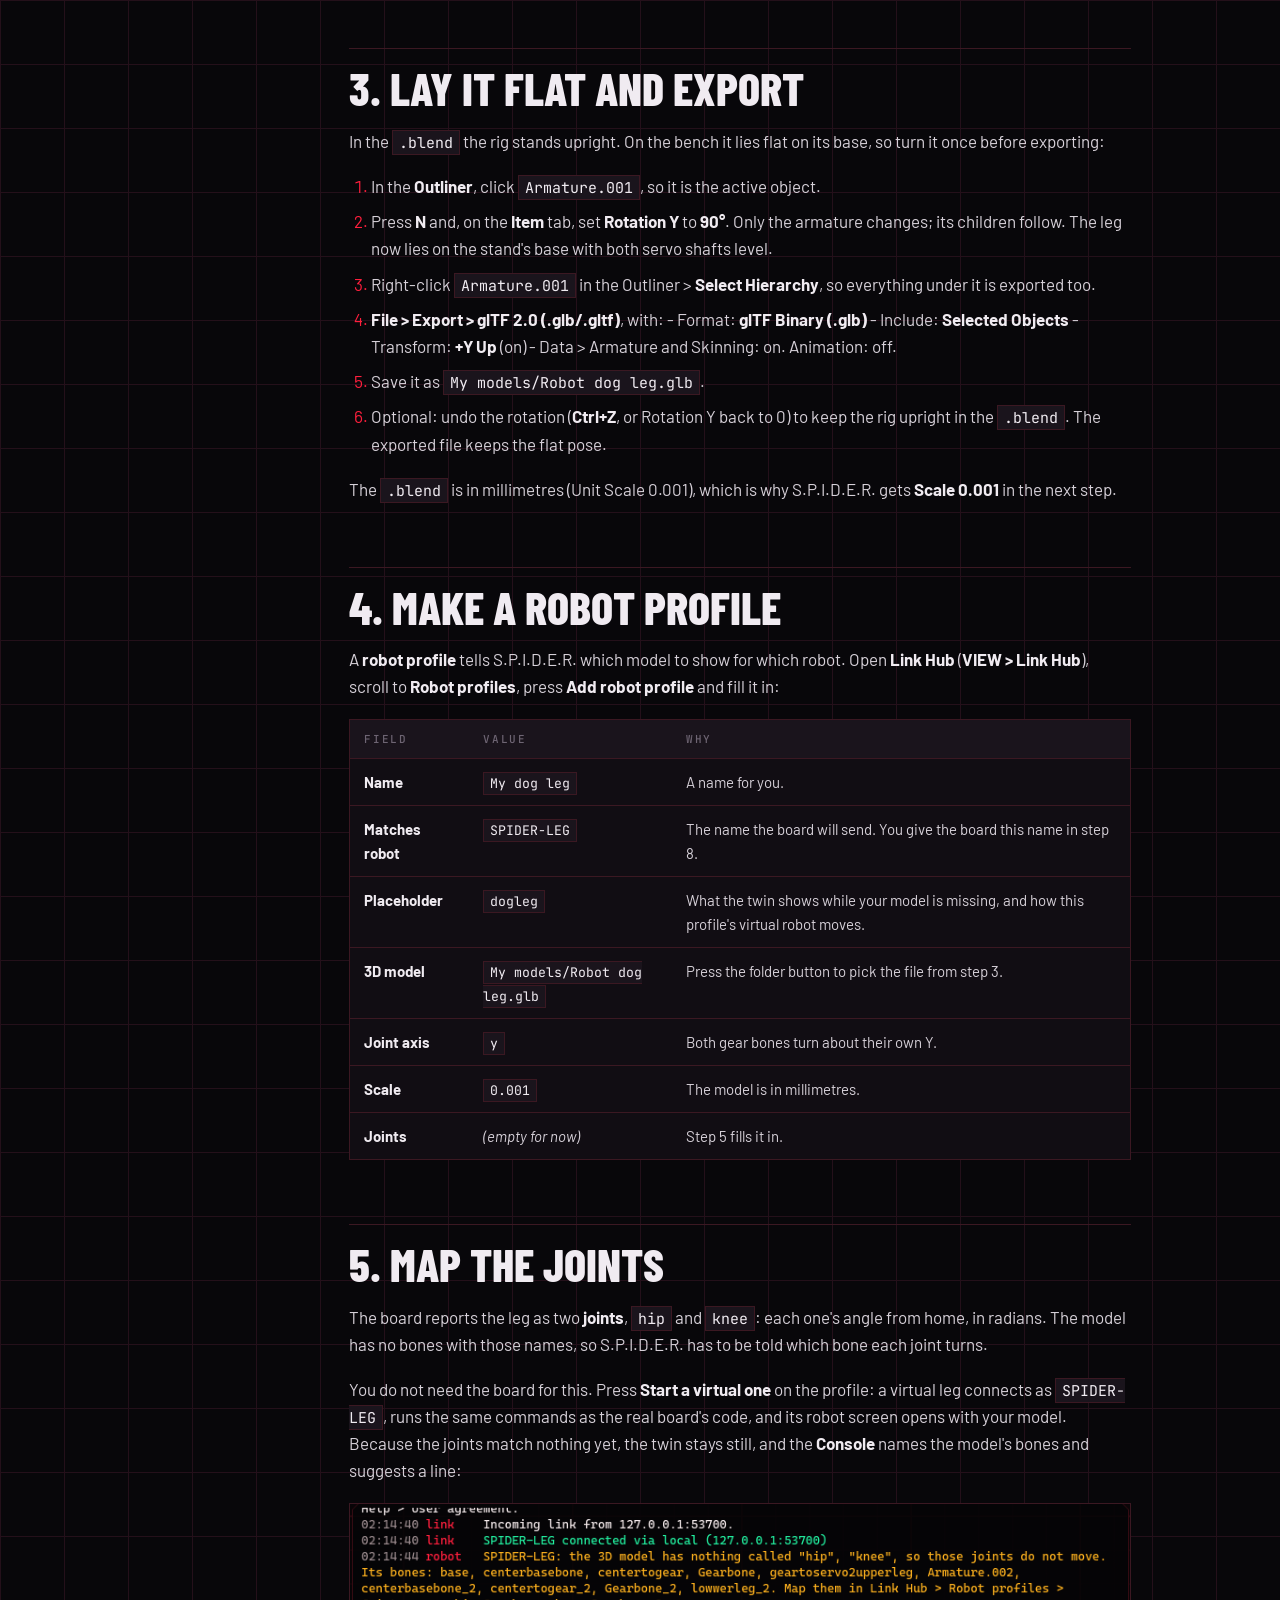
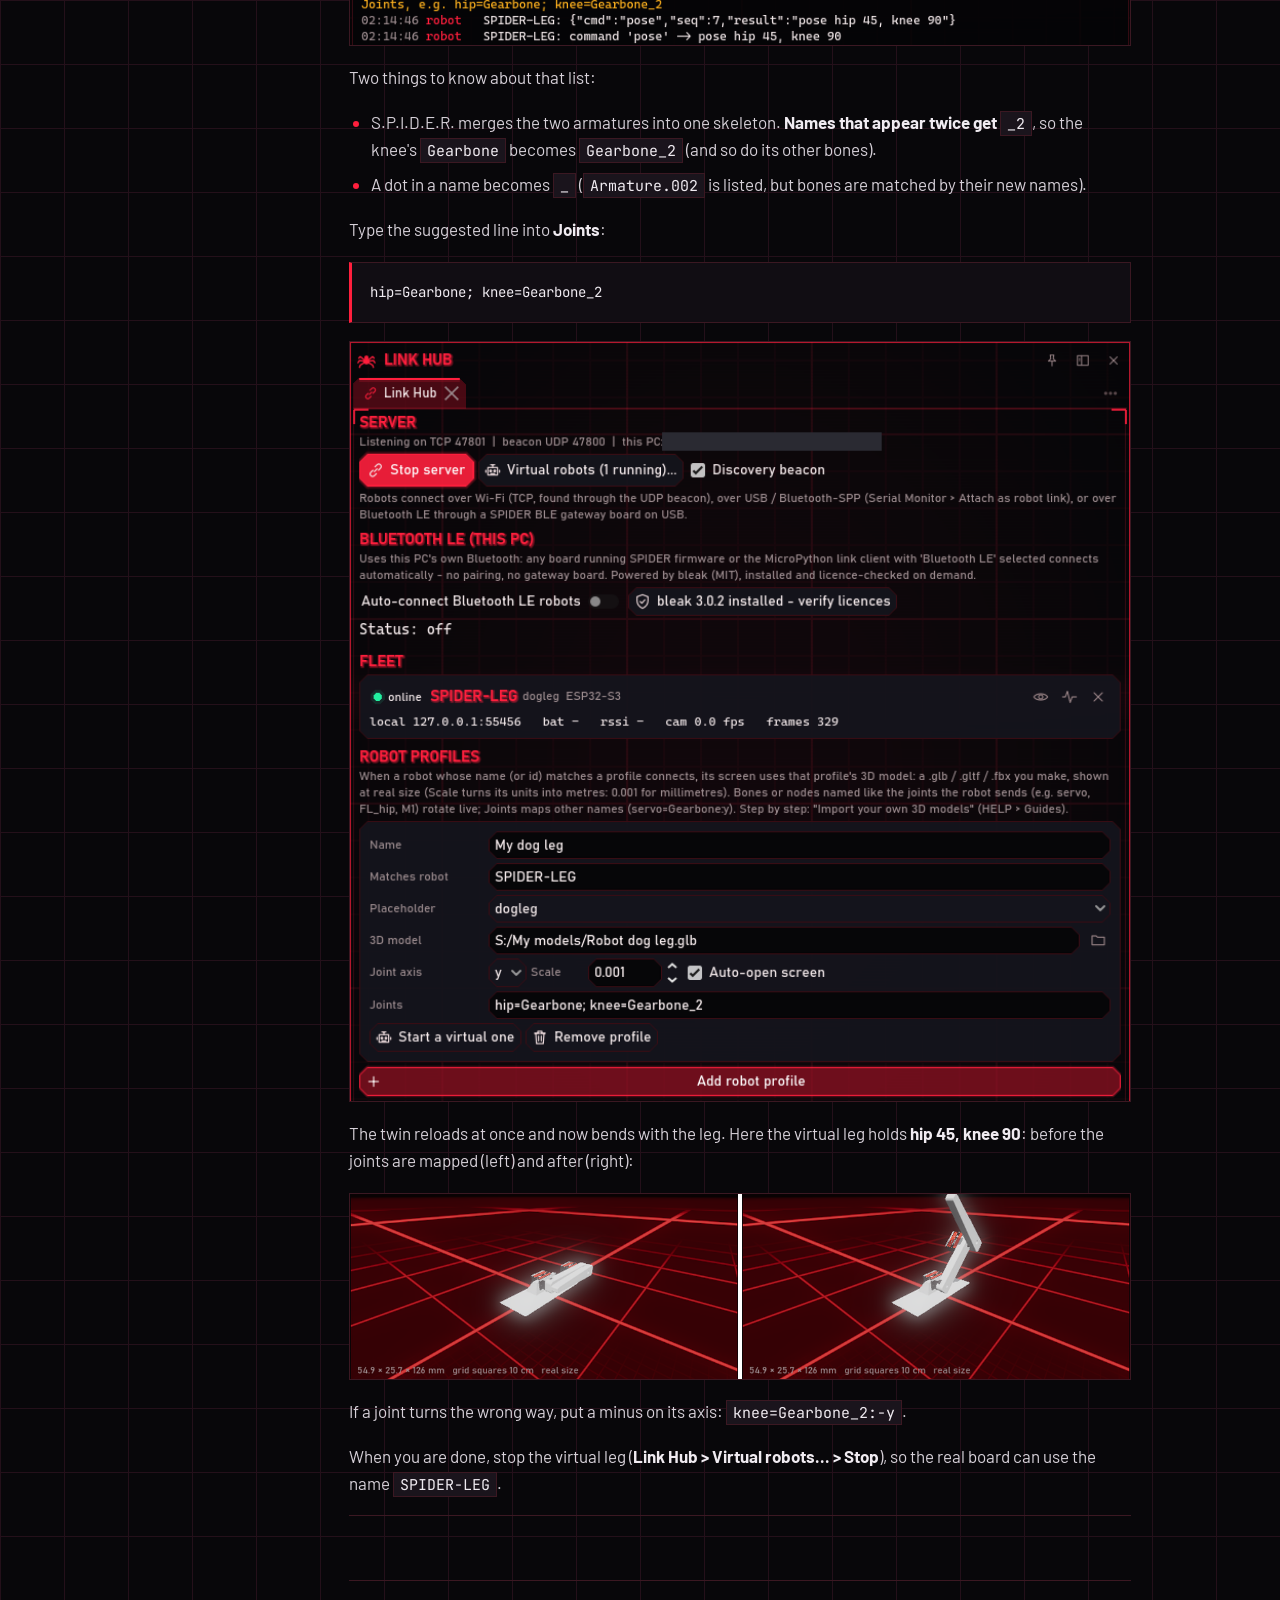
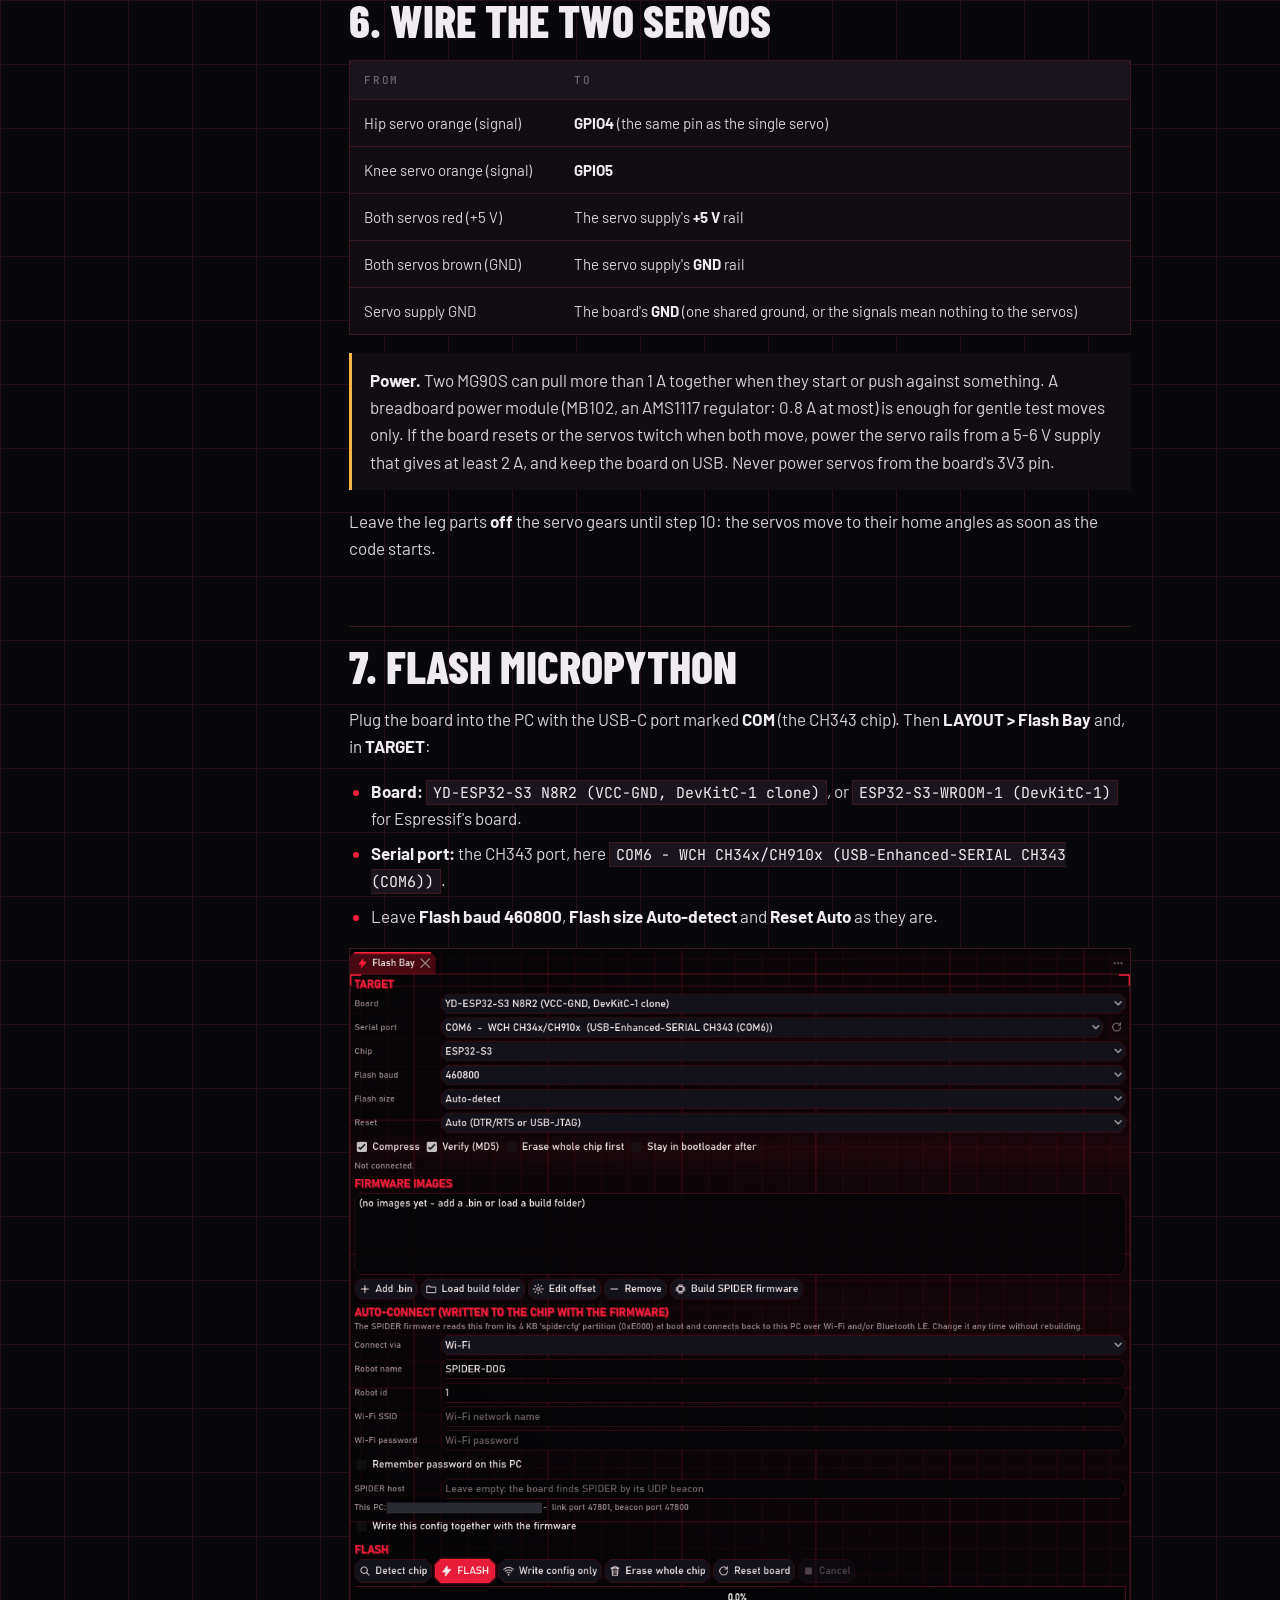
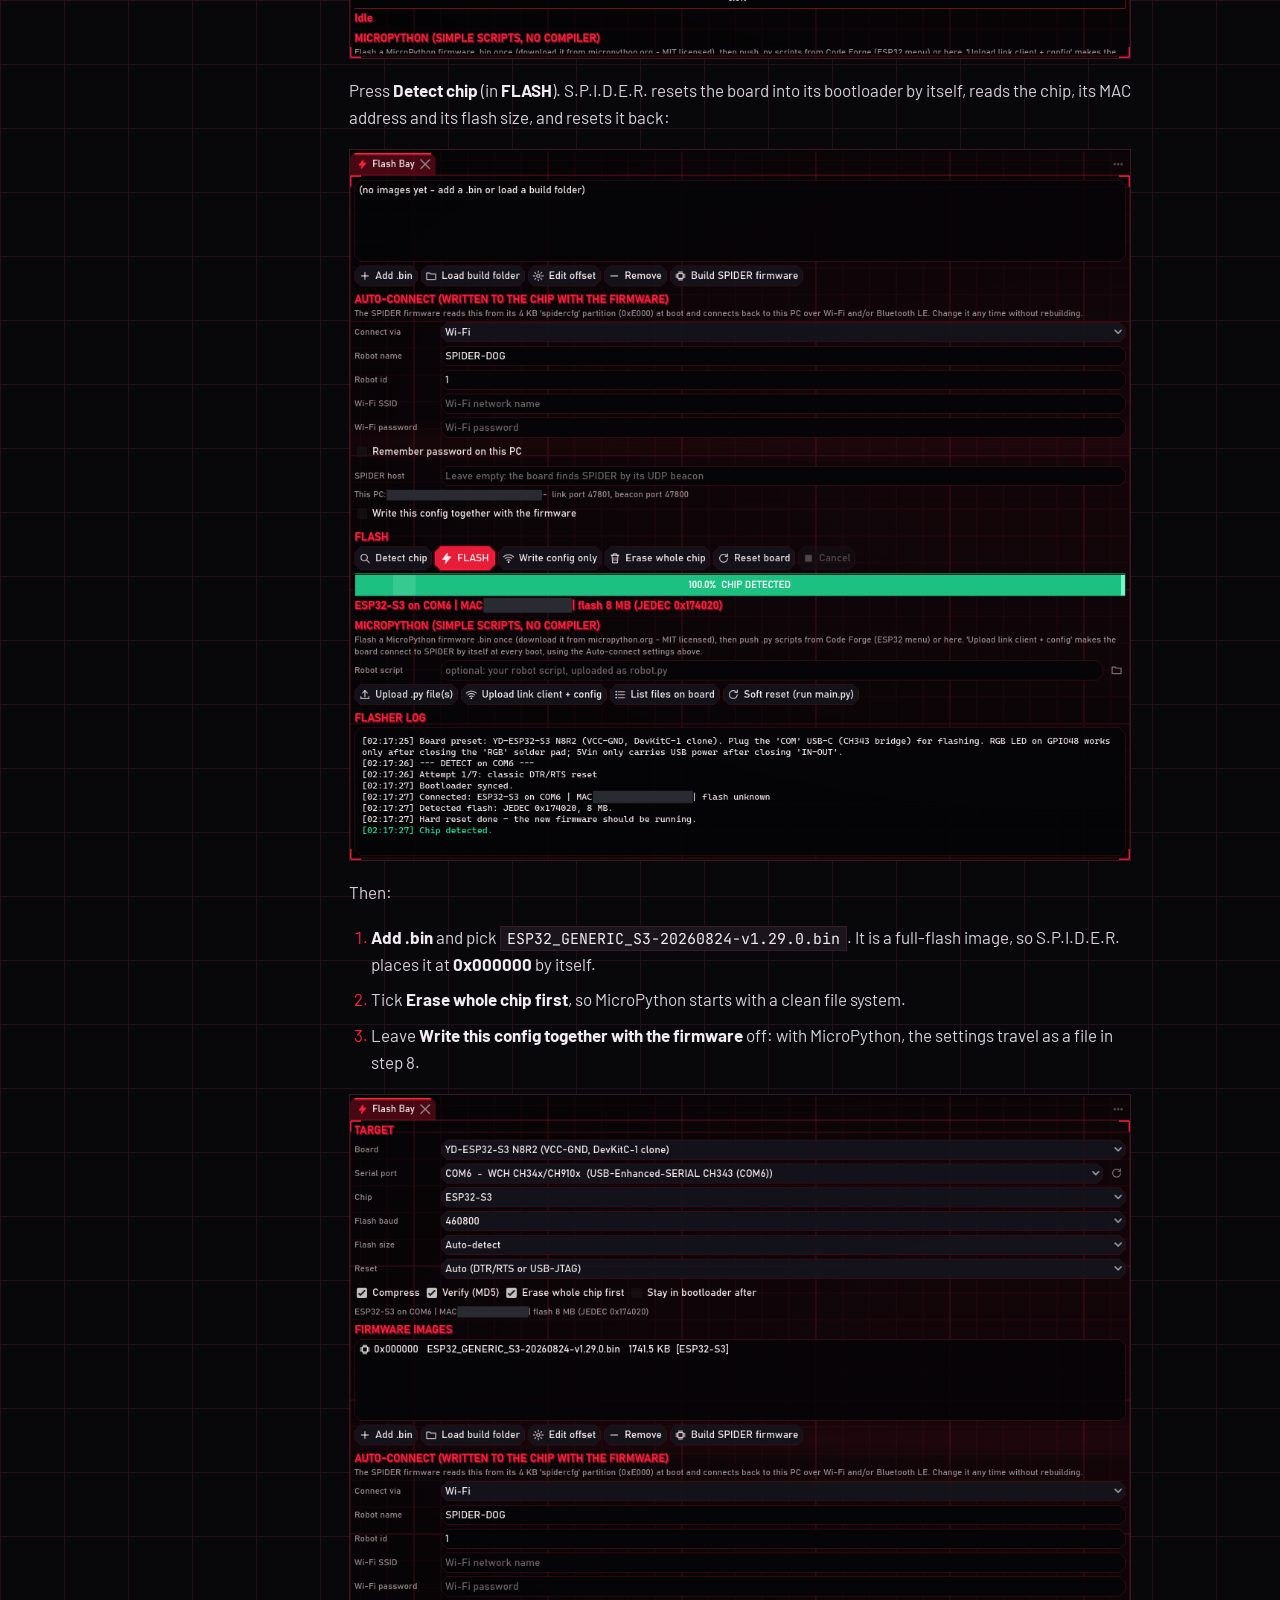
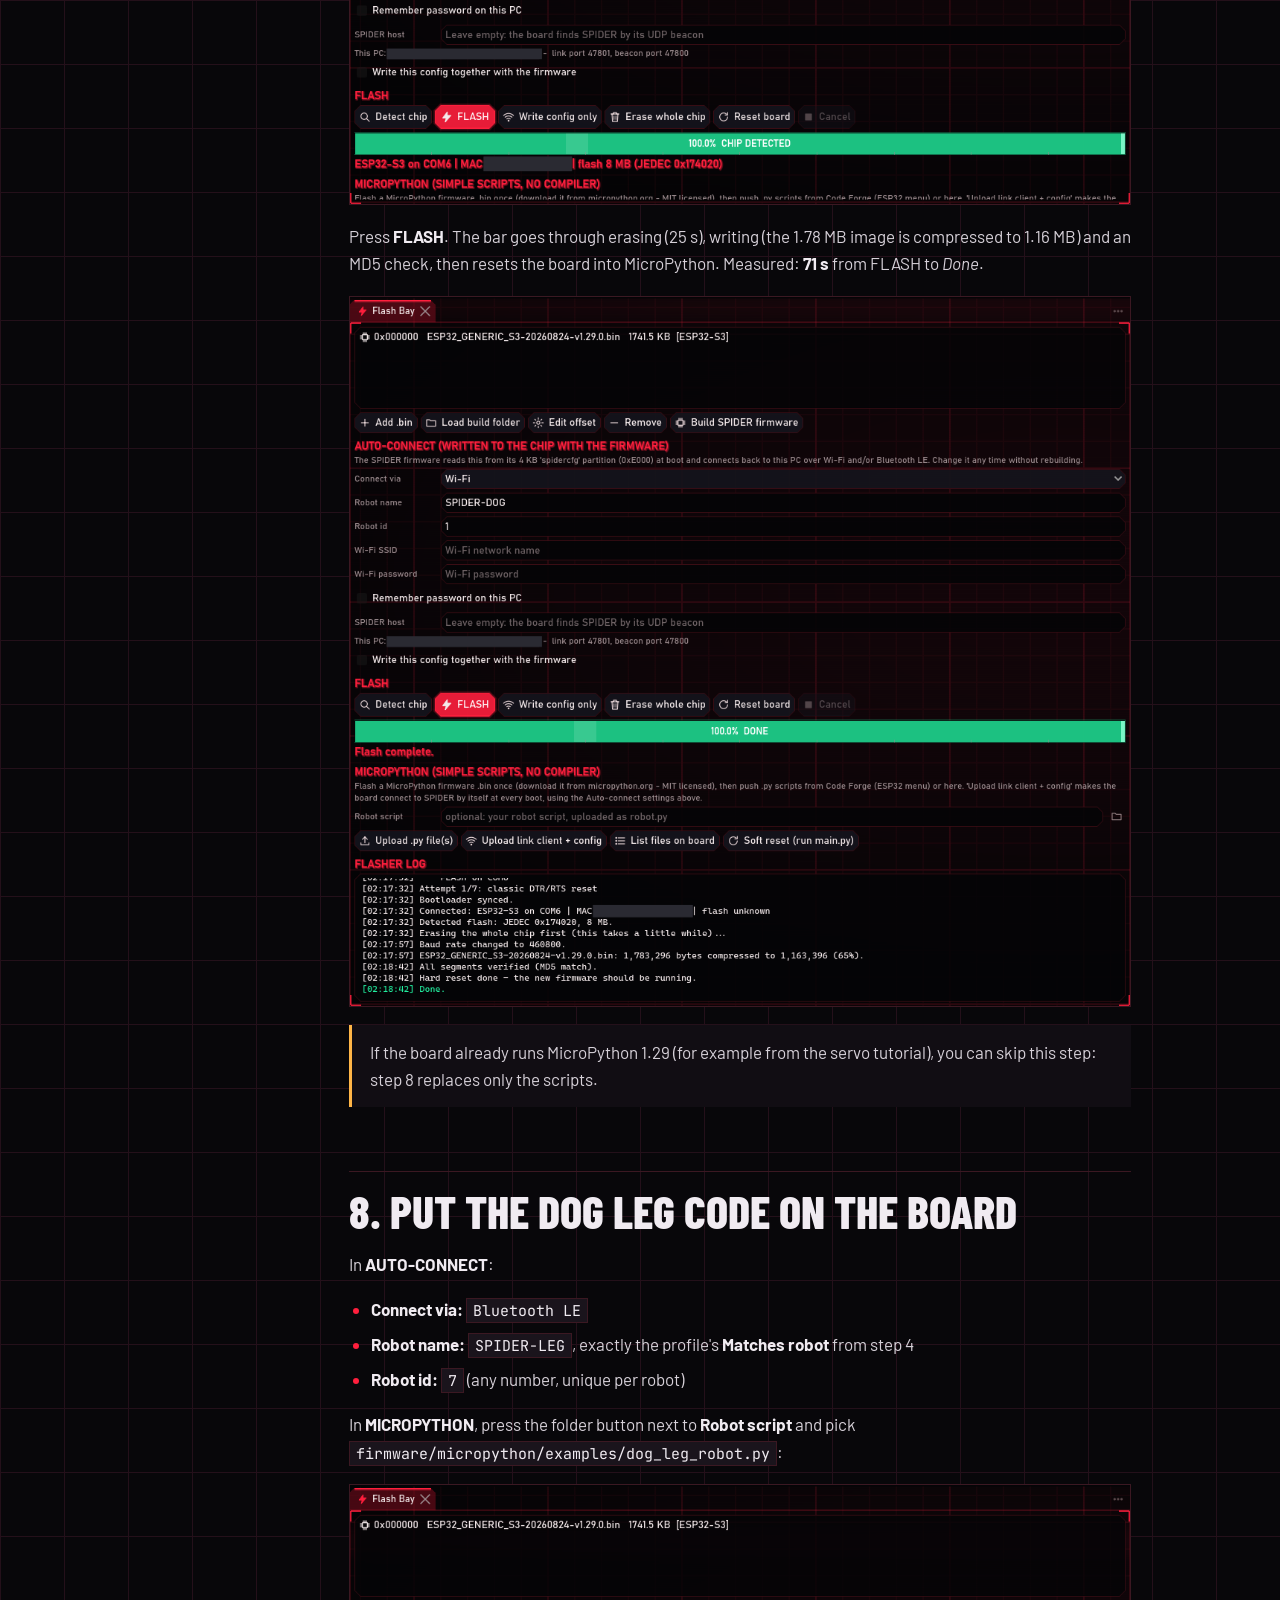
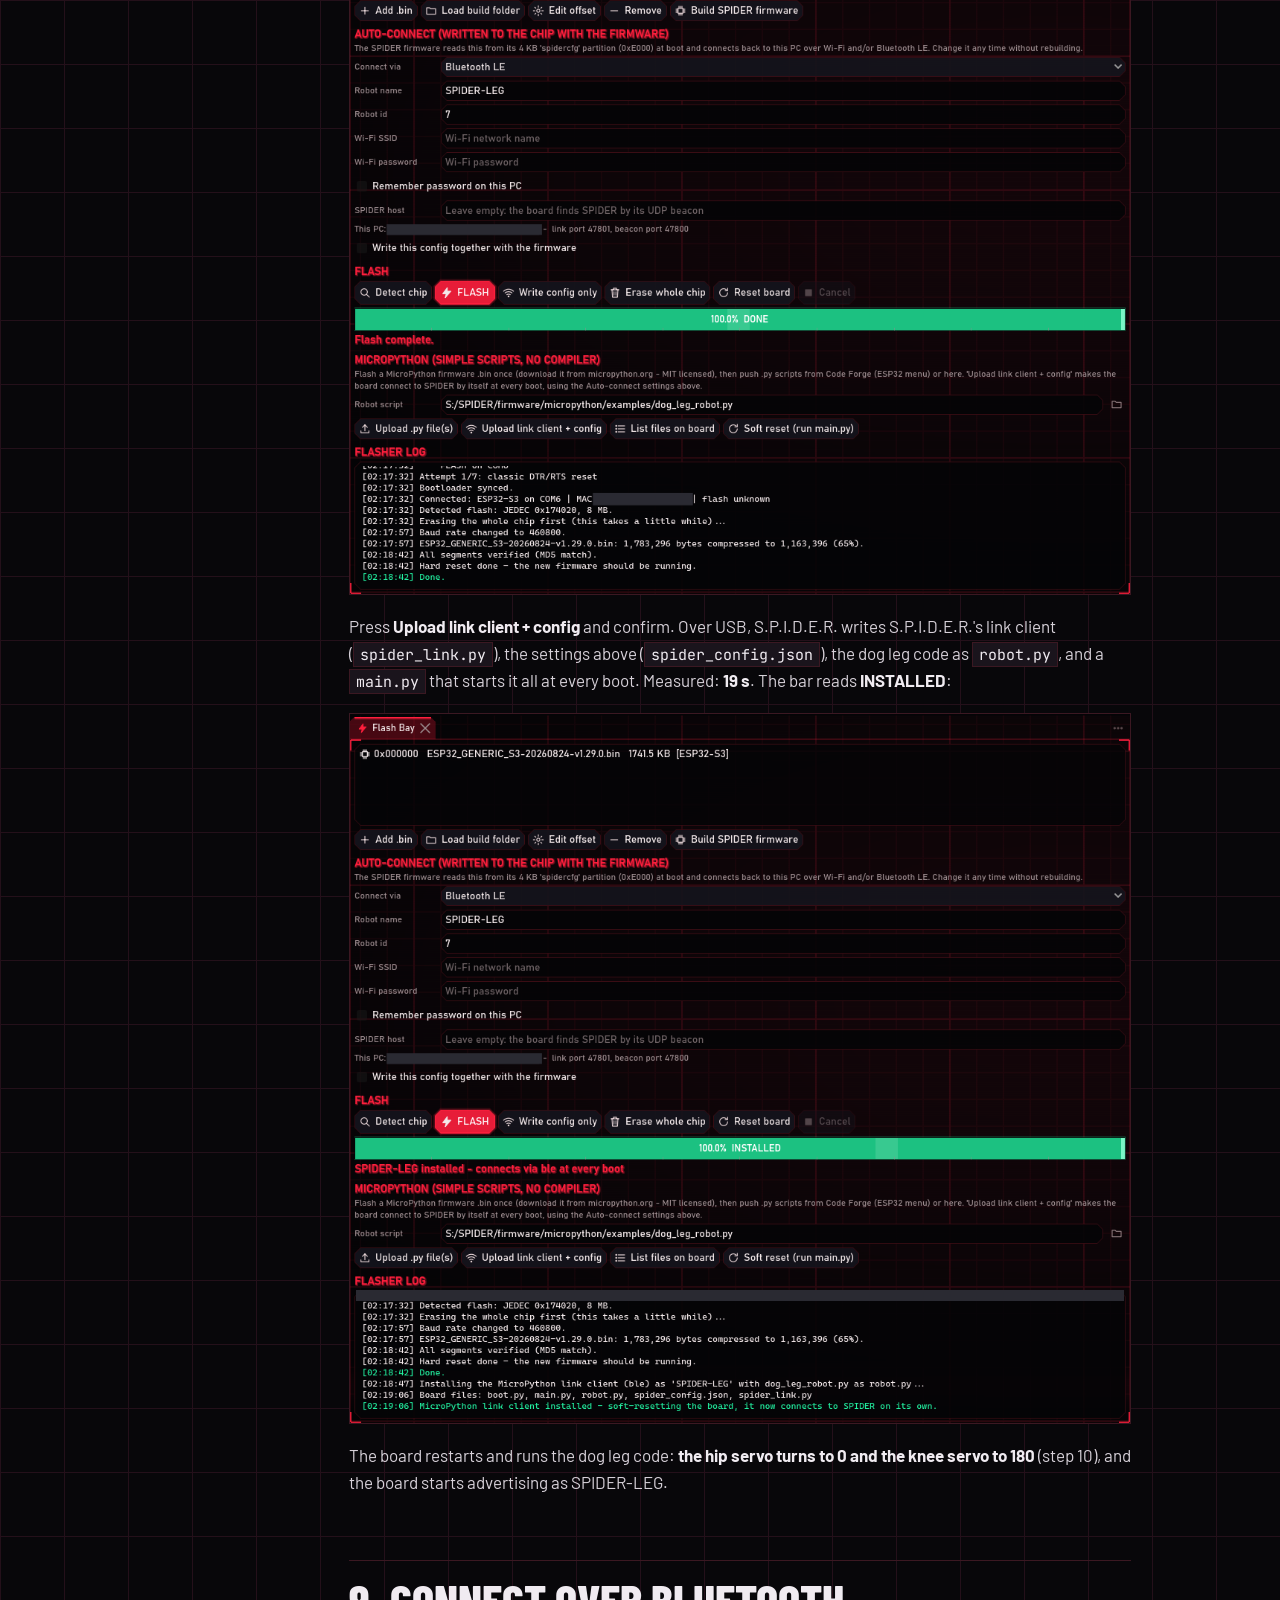
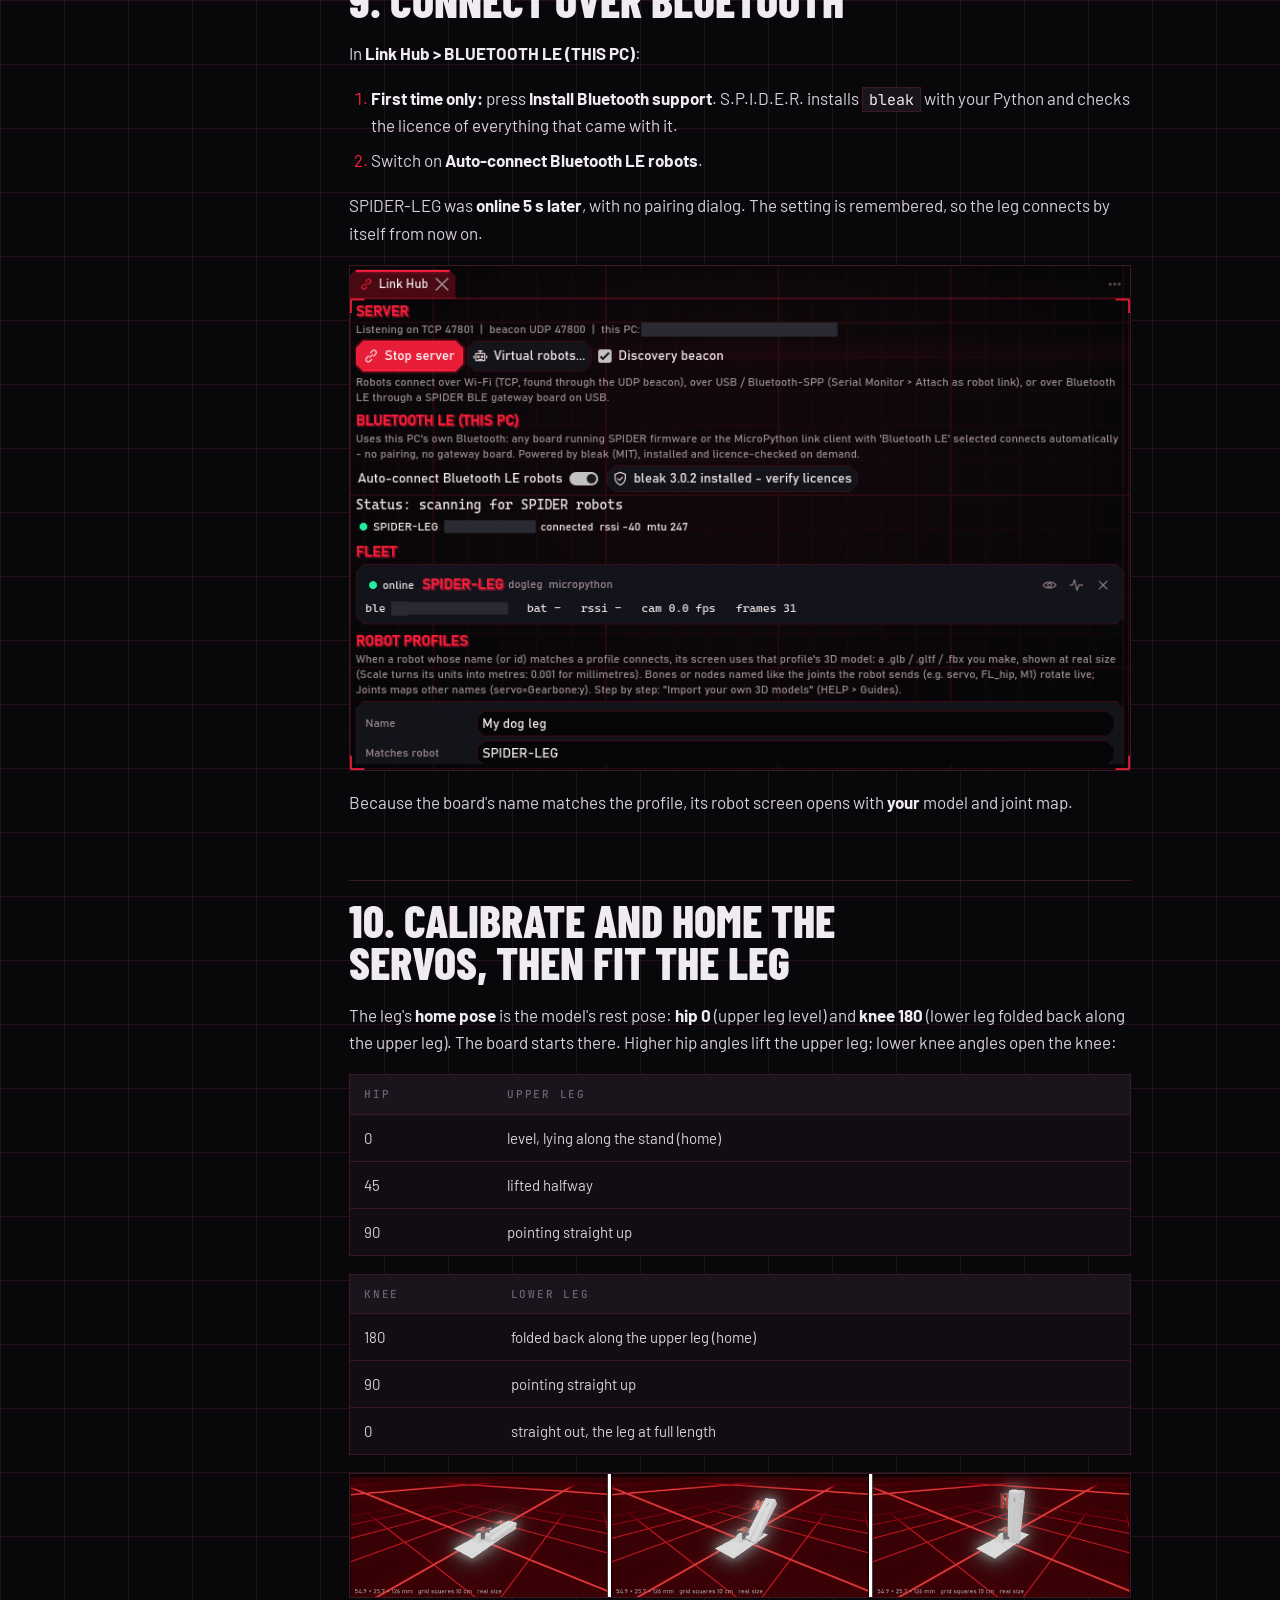
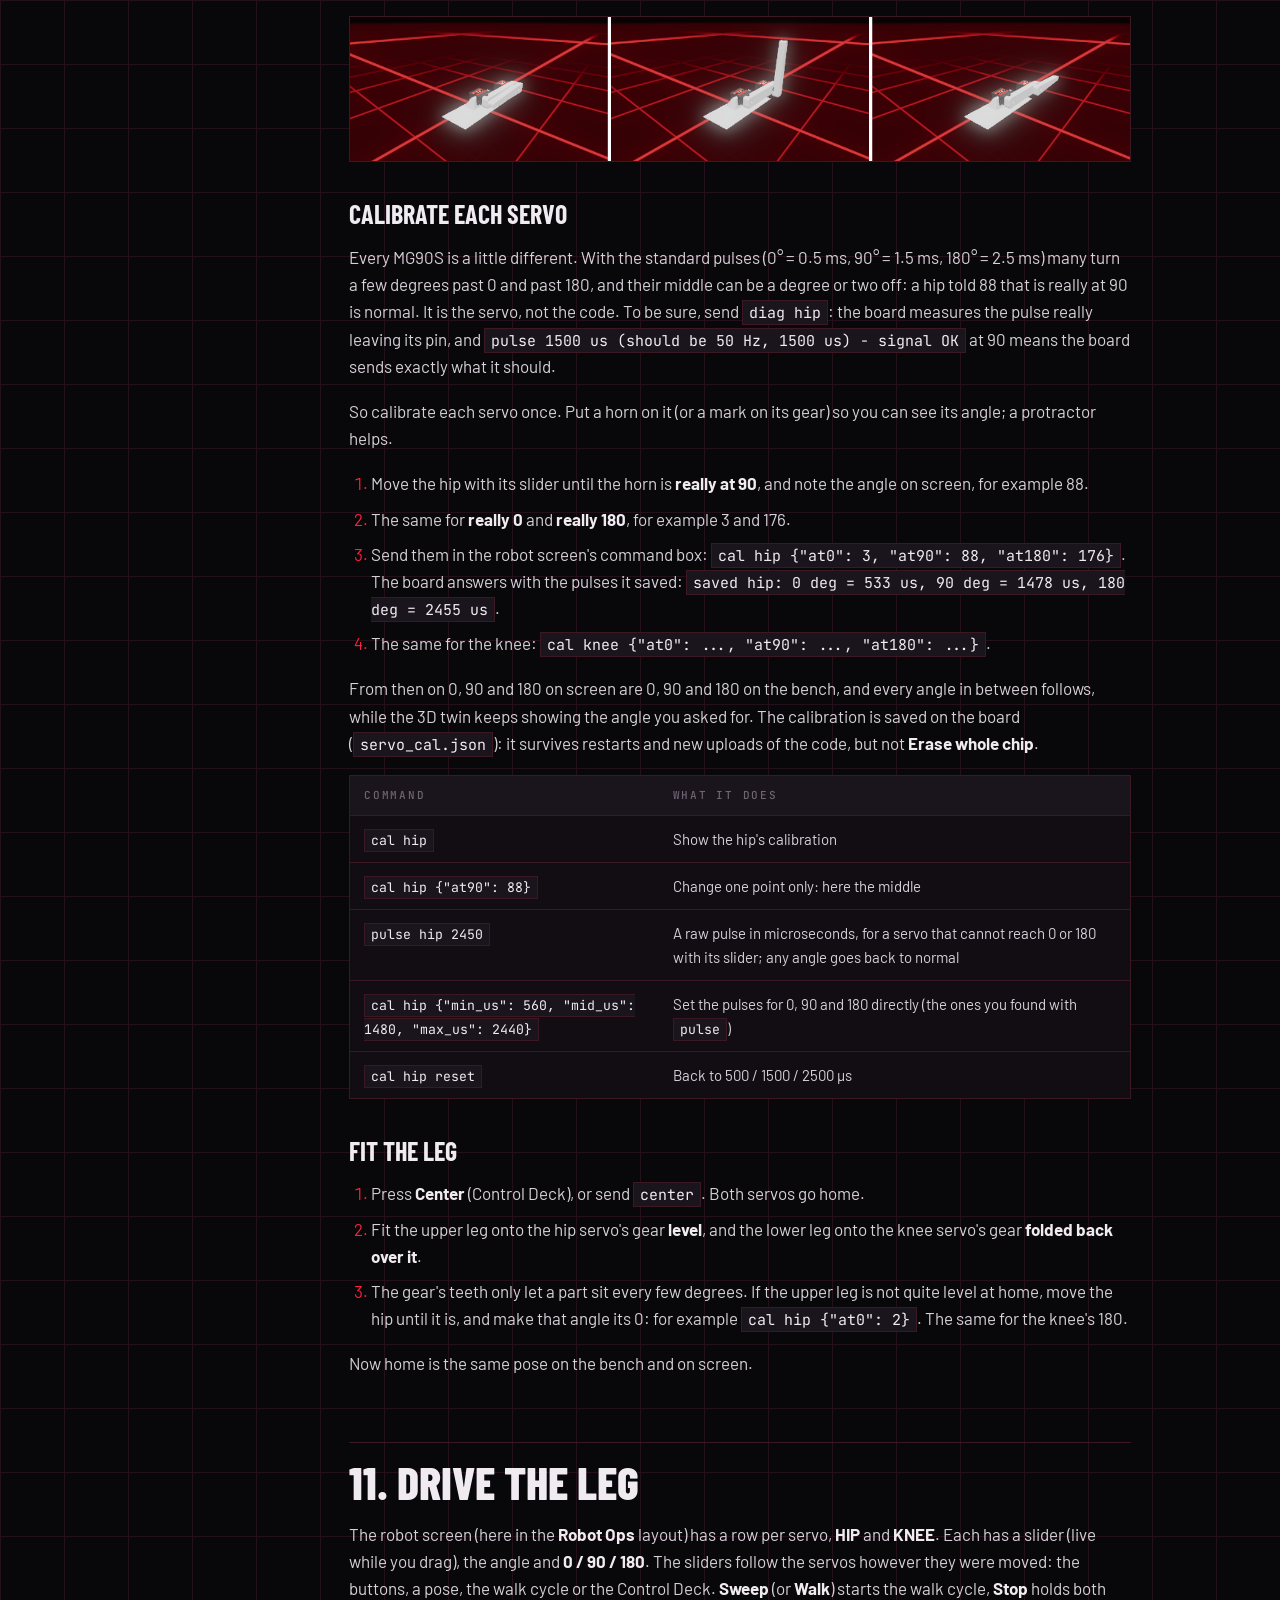
<file: tutorials/robot-dog-leg.html>
<!doctype html>
<html lang="en">
<head>
<!-- chrome:head -->
<meta charset="utf-8">
<meta name="viewport" content="width=device-width, initial-scale=1, viewport-fit=cover">
<link rel="icon" href="../assets/favicon.svg" type="image/svg+xml">
<link rel="preconnect" href="https://fonts.googleapis.com">
<link rel="preconnect" href="https://fonts.gstatic.com" crossorigin>
<link rel="stylesheet" href="https://fonts.googleapis.com/css2?family=Barlow+Condensed:wght@500;600;700;800&family=Barlow:wght@400;500;600&family=JetBrains+Mono:wght@400;500&display=swap">
<link rel="stylesheet" href="../assets/site.css">
<!-- /chrome:head -->
<title>Robot dog leg: from your 3D model to a flashed ESP32-S3 · OMART19</title>
<meta name="description" content="Export a two-servo robot leg from Blender and give it to S.P.I.D.E.R., so its 3D twin bends where the real leg bends. Then flash an ESP32-S3 with the leg&#x27;s code and drive it over your PC&#x27;s own Bluetooth.">
</head>
<body data-page="work">

<!-- chrome:bar -->
<header class="bar">
  <div class="wrap">
    <a class="brand" href="../index.html" aria-label="Oscar: home">
      <svg viewBox="0 0 40 40" aria-hidden="true"><path d="M8 2h24l6 6v24l-6 6H8l-6-6V8z" fill="none" stroke="#ff1f3d" stroke-width="2.5"/><path d="M13 12h14v16H13z" fill="none" stroke="#f0ebf1" stroke-width="2.5"/><path d="M27 12 13 28" stroke="#ff1f3d" stroke-width="2.5"/></svg>
      <b>OSCAR</b>
    </a>
    <nav class="nav" aria-label="Site">
      <a href="../index.html#work" data-nav="work" aria-current="page">Work</a>
      <a href="../downloads.html" data-nav="downloads">Downloads</a>
      <a href="../support.html" data-nav="support">Support</a>
      <a href="../hire.html" data-nav="hire">Hire me</a>
    </nav>
    <div class="status" aria-label="Status">
      <span class="led">Building</span>
      <span class="clock-wrap">LOCAL <span data-clock>--:--:--</span></span>
    </div>
  </div>
</header>
<!-- /chrome:bar -->

<main class="wrap">
  <nav class="crumbs" aria-label="Breadcrumb"><a href="../index.html">OMART19</a><span aria-hidden="true">/</span><a href="../projects/spider.html">S.P.I.D.E.R.</a><span aria-hidden="true">/</span><a href="../projects/spider.html#how-to">How-to</a><span aria-hidden="true">/</span><span>Robot dog leg: model to board</span></nav>

  <header class="page-hero solo">
    <div>
      <p class="eyebrow">Tutorial · S.P.I.D.E.R. · Hardware + 3D</p>
      <h1>Robot dog leg: from your 3D model to a flashed ESP32-S3</h1>
      <p class="lead">Export a two-servo robot leg from Blender and give it to S.P.I.D.E.R., so its 3D twin bends where the real leg bends. Then flash an ESP32-S3 with the leg&#x27;s code and drive it over your PC&#x27;s own Bluetooth.</p>
      <div class="facts"><span class="chip">About 30 minutes</span><span class="chip">ESP32-S3 + 2 × MG90S</span><span class="chip">Blender</span><span class="chip">Tested on real hardware</span></div>
      <div class="cta">
        <a class="btn primary" href="../downloads.html">Get S.P.I.D.E.R.</a>
        <a class="btn pending" data-report="robot-build.yml" data-off="Help requests open soon" data-on="Stuck? Ask for help"><span data-label>Help requests open soon</span></a>
      </div>
    </div>
  </header>

  <div class="doc">
    <details class="toc" open>
      <summary>On this page</summary>
      <ol>
        <li><a href="#1-what-you-need">1. What you need</a></li>
        <li><a href="#2-how-the-legs-rig-is-built">2. How the leg&#x27;s rig is built</a></li>
        <li><a href="#3-lay-it-flat-and-export">3. Lay it flat and export</a></li>
        <li><a href="#4-make-a-robot-profile">4. Make a robot profile</a></li>
        <li><a href="#5-map-the-joints">5. Map the joints</a></li>
        <li><a href="#6-wire-the-two-servos">6. Wire the two servos</a></li>
        <li><a href="#7-flash-micropython">7. Flash MicroPython</a></li>
        <li><a href="#8-put-the-dog-leg-code-on-the-board">8. Put the dog leg code on the board</a></li>
        <li><a href="#9-connect-over-bluetooth">9. Connect over Bluetooth</a></li>
        <li><a href="#10-calibrate-and-home-the-servos-then-fit-the-leg">10. Calibrate and home the servos, then fit the leg</a></li>
        <li><a href="#11-drive-the-leg">11. Drive the leg</a></li>
        <li><a href="#12-watch-the-board-over-usb">12. Watch the board over USB</a></li>
        <li><a href="#13-tune-the-walk">13. Tune the walk</a></li>
        <li><a href="#troubleshooting">Troubleshooting</a></li>
      </ol>
    </details>
    <article class="prose">
<!-- Generated by tools/build.py from S.P.I.D.E.R.'s docs/tutorials/robot-dog-leg.md. Edit the Markdown there, then rebuild. -->
<p>This tutorial builds a <strong>two-servo robot leg</strong> on a stand and connects it to S.P.I.D.E.R. from start to finish. First
you export the leg's 3D model from Blender and set it up in S.P.I.D.E.R., so its live 3D twin bends where the real
leg bends. Then you flash an <strong>ESP32-S3-WROOM-1</strong> board with this project's code and drive the leg over this PC's own
Bluetooth.</p>
<p>The stand holds the <strong>hip</strong> servo, the hip turns the upper leg, the upper leg carries the <strong>knee</strong> servo, and the
knee turns the lower leg. The rig lies flat on its base with both servo shafts level, so the leg swings <strong>up and down</strong>.
It is the next step after <a href="esp32-s3-servo-ble.html">the single servo</a>: the same board and link, one more servo, and
your own model.</p>
<p>Every step and screenshot below was done on 2026-10-11 with a real YD-ESP32-S3 N8R2 board (an ESP32-S3-WROOM-1
module) on COM6, with both servos wired. The model part also works with no hardware at all, using a virtual leg.</p>
<div class="table-wrap"><table>
<thead>
<tr>
<th>You will do</th>
<th>Time</th>
</tr>
</thead>
<tbody>
<tr>
<td>Export the leg from Blender</td>
<td>2 min</td>
</tr>
<tr>
<td>Make a robot profile and map its joints</td>
<td>3 min</td>
</tr>
<tr>
<td>Flash MicroPython onto the board (whole-chip erase included)</td>
<td>71 s</td>
</tr>
<tr>
<td>Upload the dog leg code</td>
<td>19 s</td>
</tr>
<tr>
<td>Connect over Bluetooth LE</td>
<td>5 s</td>
</tr>
</tbody>
</table></div>
<h2 id="1-what-you-need">1. What you need</h2>
<div class="table-wrap"><table>
<thead>
<tr>
<th>Part</th>
<th>Notes</th>
</tr>
</thead>
<tbody>
<tr>
<td>An ESP32-S3-WROOM-1 board</td>
<td>Here the YD-ESP32-S3 N8R2 (a DevKitC-1 clone); Espressif's own DevKitC-1 works the same. Board details: <a href="esp32-s3-servo-ble.html#0-what-you-need">the servo tutorial</a>.</td>
</tr>
<tr>
<td>Two MG90S micro servos</td>
<td>The hip and the knee. SG90s work too.</td>
</tr>
<tr>
<td>The printed rig</td>
<td>The stand (<code>robolegstand</code>), the upper leg and the lower leg.</td>
</tr>
<tr>
<td>A 5-6 V supply, 2 A or more</td>
<td>Strongly recommended for two servos (step 6).</td>
</tr>
<tr>
<td>Jumper wires and a USB-C data cable</td>
<td>Some cables only charge: if no COM port appears, try another cable first.</td>
</tr>
</tbody>
</table></div>
<p>Software:</p>
<ul>
<li><strong>S.P.I.D.E.R.</strong>, and <strong>Blender</strong> (4.x) with the leg's <code>.blend</code>.</li>
<li><strong>Python 3</strong> (python.org) for the Bluetooth LE helper. S.P.I.D.E.R. installs the one package it needs, <code>bleak</code>
  (MIT), when you press a button in step 9.</li>
<li><strong>The MicroPython firmware for the ESP32-S3:</strong> <code>ESP32_GENERIC_S3-20260824-v1.29.0.bin</code> from
  <a href="https://micropython.org/download/ESP32_GENERIC_S3/">https://micropython.org/download/ESP32_GENERIC_S3/</a>. Save it in <code>firmware/micropython/firmware/</code> in
  S.P.I.D.E.R.'s folder. MicroPython is MIT-licensed.</li>
</ul>
<hr />
<h2 id="2-how-the-legs-rig-is-built">2. How the leg's rig is built</h2>
<p>S.P.I.D.E.R. turns the parts of a model with <strong>bones</strong>. The general rules (bones on the pivots, weights, testing in
Pose Mode) are in <a href="import-3d-models.html#3-make-the-moving-parts-move">Import your own 3D models</a>; this is how the leg
uses them. The <code>.blend</code> holds two copies of the MG90S servo rig:</p>
<ul>
<li><strong><code>Armature.001</code></strong>: the stand, the hip servo and the upper leg. Its bone <strong><code>Gearbone</code></strong> sits on the hip servo's
  output shaft and points along it, so it turns about its own <strong>Y</strong>. The upper leg is weighted to it.</li>
<li><strong><code>Armature.002</code></strong>: the knee servo and the lower leg. It is parented to a bone of the upper leg, so the whole knee
  rides along when the hip turns. Its own <strong><code>Gearbone</code></strong> turns the lower leg.</li>
</ul>
<p><img loading="lazy" alt="The leg posed in Blender: blue stays still, red turns with the hip's Gearbone, amber with the knee's" src="../assets/tutorials/robot-dog-leg/01-rig-parts.png" /></p>
<p><em>Blue stays still (the stand and the hip servo's body). Red turns with the hip (the upper leg and the knee servo).
Amber turns with the knee (the lower leg).</em></p>
<p>Before you export, test it in <strong>Pose Mode</strong>: rotate each <code>Gearbone</code> about Y (<strong>R Y 30</strong>). Only its own part may
turn, and the knee must follow the hip. Press <strong>Alt+R</strong> to put the bone back.</p>
<h2 id="3-lay-it-flat-and-export">3. Lay it flat and export</h2>
<p>In the <code>.blend</code> the rig stands upright. On the bench it lies flat on its base, so turn it once before exporting:</p>
<ol>
<li>In the <strong>Outliner</strong>, click <strong><code>Armature.001</code></strong>, so it is the active object.</li>
<li>Press <strong>N</strong> and, on the <strong>Item</strong> tab, set <strong>Rotation Y</strong> to <strong>90°</strong>. Only the armature changes; its children
   follow. The leg now lies on the stand's base with both servo shafts level.</li>
<li>Right-click <strong><code>Armature.001</code></strong> in the Outliner &gt; <strong>Select Hierarchy</strong>, so everything under it is exported too.</li>
<li><strong>File &gt; Export &gt; glTF 2.0 (.glb/.gltf)</strong>, with:
   - Format: <strong>glTF Binary (.glb)</strong>
   - Include: <strong>Selected Objects</strong>
   - Transform: <strong>+Y Up</strong> (on)
   - Data &gt; Armature and Skinning: on. Animation: off.</li>
<li>Save it as <code>My models/Robot dog leg.glb</code>.</li>
<li>Optional: undo the rotation (<strong>Ctrl+Z</strong>, or Rotation Y back to 0) to keep the rig upright in the <code>.blend</code>. The
   exported file keeps the flat pose.</li>
</ol>
<p>The <code>.blend</code> is in millimetres (Unit Scale 0.001), which is why S.P.I.D.E.R. gets <strong>Scale 0.001</strong> in the next step.</p>
<h2 id="4-make-a-robot-profile">4. Make a robot profile</h2>
<p>A <strong>robot profile</strong> tells S.P.I.D.E.R. which model to show for which robot. Open <strong>Link Hub</strong> (<strong>VIEW &gt; Link Hub</strong>),
scroll to <strong>Robot profiles</strong>, press <strong>Add robot profile</strong> and fill it in:</p>
<div class="table-wrap"><table>
<thead>
<tr>
<th>Field</th>
<th>Value</th>
<th>Why</th>
</tr>
</thead>
<tbody>
<tr>
<td><strong>Name</strong></td>
<td><code>My dog leg</code></td>
<td>A name for you.</td>
</tr>
<tr>
<td><strong>Matches robot</strong></td>
<td><code>SPIDER-LEG</code></td>
<td>The name the board will send. You give the board this name in step 8.</td>
</tr>
<tr>
<td><strong>Placeholder</strong></td>
<td><code>dogleg</code></td>
<td>What the twin shows while your model is missing, and how this profile's virtual robot moves.</td>
</tr>
<tr>
<td><strong>3D model</strong></td>
<td><code>My models/Robot dog leg.glb</code></td>
<td>Press the folder button to pick the file from step 3.</td>
</tr>
<tr>
<td><strong>Joint axis</strong></td>
<td><code>y</code></td>
<td>Both gear bones turn about their own Y.</td>
</tr>
<tr>
<td><strong>Scale</strong></td>
<td><code>0.001</code></td>
<td>The model is in millimetres.</td>
</tr>
<tr>
<td><strong>Joints</strong></td>
<td><em>(empty for now)</em></td>
<td>Step 5 fills it in.</td>
</tr>
</tbody>
</table></div>
<h2 id="5-map-the-joints">5. Map the joints</h2>
<p>The board reports the leg as two <strong>joints</strong>, <code>hip</code> and <code>knee</code>: each one's angle from home, in radians. The model has
no bones with those names, so S.P.I.D.E.R. has to be told which bone each joint turns.</p>
<p>You do not need the board for this. Press <strong>Start a virtual one</strong> on the profile: a virtual leg connects as
<code>SPIDER-LEG</code>, runs the same commands as the real board's code, and its robot screen opens with your model. Because the
joints match nothing yet, the twin stays still, and the <strong>Console</strong> names the model's bones and suggests a line:</p>
<p><img loading="lazy" alt="The Console lists the bones and suggests hip=Gearbone; knee=Gearbone_2" src="../assets/tutorials/robot-dog-leg/02-unmapped-joints-hint.png" /></p>
<p>Two things to know about that list:</p>
<ul>
<li>S.P.I.D.E.R. merges the two armatures into one skeleton. <strong>Names that appear twice get <code>_2</code></strong>, so the knee's
  <code>Gearbone</code> becomes <strong><code>Gearbone_2</code></strong> (and so do its other bones).</li>
<li>A dot in a name becomes <code>_</code> (<code>Armature.002</code> is listed, but bones are matched by their new names).</li>
</ul>
<p>Type the suggested line into <strong>Joints</strong>:</p>
<pre><code>hip=Gearbone; knee=Gearbone_2
</code></pre>
<p><img loading="lazy" alt="The robot profile, filled in" src="../assets/tutorials/robot-dog-leg/03-profile.png" /></p>
<p>The twin reloads at once and now bends with the leg. Here the virtual leg holds <strong>hip 45, knee 90</strong>: before the
joints are mapped (left) and after (right):</p>
<p><img loading="lazy" alt="Before and after mapping: the twin flat, then lifted at the hip and bent at the knee" src="../assets/tutorials/robot-dog-leg/04-twin-mapped.png" /></p>
<p>If a joint turns the wrong way, put a minus on its axis: <code>knee=Gearbone_2:-y</code>.</p>
<p>When you are done, stop the virtual leg (<strong>Link Hub &gt; Virtual robots... &gt; Stop</strong>), so the real board can use the
name <code>SPIDER-LEG</code>.</p>
<hr />
<h2 id="6-wire-the-two-servos">6. Wire the two servos</h2>
<div class="table-wrap"><table>
<thead>
<tr>
<th>From</th>
<th>To</th>
</tr>
</thead>
<tbody>
<tr>
<td>Hip servo orange (signal)</td>
<td><strong>GPIO4</strong> (the same pin as the single servo)</td>
</tr>
<tr>
<td>Knee servo orange (signal)</td>
<td><strong>GPIO5</strong></td>
</tr>
<tr>
<td>Both servos red (+5 V)</td>
<td>The servo supply's <strong>+5 V</strong> rail</td>
</tr>
<tr>
<td>Both servos brown (GND)</td>
<td>The servo supply's <strong>GND</strong> rail</td>
</tr>
<tr>
<td>Servo supply GND</td>
<td>The board's <strong>GND</strong> (one shared ground, or the signals mean nothing to the servos)</td>
</tr>
</tbody>
</table></div>
<blockquote>
<p><strong>Power.</strong> Two MG90S can pull more than 1 A together when they start or push against something. A breadboard
power module (MB102, an AMS1117 regulator: 0.8 A at most) is enough for gentle test moves only. If the board resets
or the servos twitch when both move, power the servo rails from a 5-6 V supply that gives at least 2 A, and keep
the board on USB. Never power servos from the board's 3V3 pin.</p>
</blockquote>
<p>Leave the leg parts <strong>off</strong> the servo gears until step 10: the servos move to their home angles as soon as the code
starts.</p>
<h2 id="7-flash-micropython">7. Flash MicroPython</h2>
<p>Plug the board into the PC with the USB-C port marked <strong>COM</strong> (the CH343 chip). Then <strong>LAYOUT &gt; Flash Bay</strong> and, in
<strong>TARGET</strong>:</p>
<ul>
<li><strong>Board:</strong> <code>YD-ESP32-S3 N8R2 (VCC-GND, DevKitC-1 clone)</code>, or <code>ESP32-S3-WROOM-1 (DevKitC-1)</code> for Espressif's board.</li>
<li><strong>Serial port:</strong> the CH343 port, here <code>COM6 - WCH CH34x/CH910x (USB-Enhanced-SERIAL CH343 (COM6))</code>.</li>
<li>Leave <strong>Flash baud 460800</strong>, <strong>Flash size Auto-detect</strong> and <strong>Reset Auto</strong> as they are.</li>
</ul>
<p><img loading="lazy" alt="Board and port selected" src="../assets/tutorials/robot-dog-leg/05-board-and-port.png" /></p>
<p>Press <strong>Detect chip</strong> (in <strong>FLASH</strong>). S.P.I.D.E.R. resets the board into its bootloader by itself, reads the chip,
its MAC address and its flash size, and resets it back:</p>
<p><img loading="lazy" alt="Chip detected: ESP32-S3, 8 MB flash" src="../assets/tutorials/robot-dog-leg/06-detect-chip.png" /></p>
<p>Then:</p>
<ol>
<li><strong>Add .bin</strong> and pick <code>ESP32_GENERIC_S3-20260824-v1.29.0.bin</code>. It is a full-flash image, so S.P.I.D.E.R. places
   it at <strong>0x000000</strong> by itself.</li>
<li>Tick <strong>Erase whole chip first</strong>, so MicroPython starts with a clean file system.</li>
<li>Leave <strong>Write this config together with the firmware</strong> off: with MicroPython, the settings travel as a file in
   step 8.</li>
</ol>
<p><img loading="lazy" alt="The MicroPython image at 0x0, erase first" src="../assets/tutorials/robot-dog-leg/07-micropython-image.png" /></p>
<p>Press <strong>FLASH</strong>. The bar goes through erasing (25 s), writing (the 1.78 MB image is compressed to 1.16 MB) and an
MD5 check, then resets the board into MicroPython. Measured: <strong>71 s</strong> from FLASH to <em>Done</em>.</p>
<p><img loading="lazy" alt="Flash done, all segments verified" src="../assets/tutorials/robot-dog-leg/08-flash-done.png" /></p>
<blockquote>
<p>If the board already runs MicroPython 1.29 (for example from the servo tutorial), you can skip this step: step 8
replaces only the scripts.</p>
</blockquote>
<h2 id="8-put-the-dog-leg-code-on-the-board">8. Put the dog leg code on the board</h2>
<p>In <strong>AUTO-CONNECT</strong>:</p>
<ul>
<li><strong>Connect via:</strong> <code>Bluetooth LE</code></li>
<li><strong>Robot name:</strong> <code>SPIDER-LEG</code>, exactly the profile's <strong>Matches robot</strong> from step 4</li>
<li><strong>Robot id:</strong> <code>7</code> (any number, unique per robot)</li>
</ul>
<p>In <strong>MICROPYTHON</strong>, press the folder button next to <strong>Robot script</strong> and pick
<code>firmware/micropython/examples/dog_leg_robot.py</code>:</p>
<p><img loading="lazy" alt="Bluetooth LE as SPIDER-LEG, with the dog leg script" src="../assets/tutorials/robot-dog-leg/09-dog-leg-script.png" /></p>
<p>Press <strong>Upload link client + config</strong> and confirm. Over USB, S.P.I.D.E.R. writes S.P.I.D.E.R.'s link client
(<code>spider_link.py</code>), the settings above (<code>spider_config.json</code>), the dog leg code as <code>robot.py</code>, and a <code>main.py</code> that
starts it all at every boot. Measured: <strong>19 s</strong>. The bar reads <strong>INSTALLED</strong>:</p>
<p><img loading="lazy" alt="SPIDER-LEG installed - connects via ble at every boot" src="../assets/tutorials/robot-dog-leg/10-upload-done.png" /></p>
<p>The board restarts and runs the dog leg code: <strong>the hip servo turns to 0 and the knee servo to 180</strong> (step 10),
and the board starts advertising as SPIDER-LEG.</p>
<h2 id="9-connect-over-bluetooth">9. Connect over Bluetooth</h2>
<p>In <strong>Link Hub &gt; BLUETOOTH LE (THIS PC)</strong>:</p>
<ol>
<li><strong>First time only:</strong> press <strong>Install Bluetooth support</strong>. S.P.I.D.E.R. installs <code>bleak</code> with your Python and checks
   the licence of everything that came with it.</li>
<li>Switch on <strong>Auto-connect Bluetooth LE robots</strong>.</li>
</ol>
<p>SPIDER-LEG was <strong>online 5 s later</strong>, with no pairing dialog. The setting is remembered, so the leg connects by itself
from now on.</p>
<p><img loading="lazy" alt="Link Hub: SPIDER-LEG connected over Bluetooth LE, the profile below it" src="../assets/tutorials/robot-dog-leg/11-link-hub-bluetooth.png" /></p>
<p>Because the board's name matches the profile, its robot screen opens with <strong>your</strong> model and joint map.</p>
<h2 id="10-calibrate-and-home-the-servos-then-fit-the-leg">10. Calibrate and home the servos, then fit the leg</h2>
<p>The leg's <strong>home pose</strong> is the model's rest pose: <strong>hip 0</strong> (upper leg level) and <strong>knee 180</strong> (lower leg folded
back along the upper leg). The board starts there. Higher hip angles lift the upper leg; lower knee angles open the
knee:</p>
<div class="table-wrap"><table>
<thead>
<tr>
<th>Hip</th>
<th>Upper leg</th>
</tr>
</thead>
<tbody>
<tr>
<td>0</td>
<td>level, lying along the stand (home)</td>
</tr>
<tr>
<td>45</td>
<td>lifted halfway</td>
</tr>
<tr>
<td>90</td>
<td>pointing straight up</td>
</tr>
</tbody>
</table></div>
<div class="table-wrap"><table>
<thead>
<tr>
<th>Knee</th>
<th>Lower leg</th>
</tr>
</thead>
<tbody>
<tr>
<td>180</td>
<td>folded back along the upper leg (home)</td>
</tr>
<tr>
<td>90</td>
<td>pointing straight up</td>
</tr>
<tr>
<td>0</td>
<td>straight out, the leg at full length</td>
</tr>
</tbody>
</table></div>
<p><img loading="lazy" alt="Hip 0 (home, level), hip 45, hip 90 (straight up), with the knee folded" src="../assets/tutorials/robot-dog-leg/12-hip-poses.png" /></p>
<p><img loading="lazy" alt="Knee 180 (home, folded), knee 90 (straight up), knee 0 (straight out)" src="../assets/tutorials/robot-dog-leg/13-knee-poses.png" /></p>
<h3 id="calibrate-each-servo">Calibrate each servo</h3>
<p>Every MG90S is a little different. With the standard pulses (0° = 0.5 ms, 90° = 1.5 ms, 180° = 2.5 ms) many turn a
few degrees past 0 and past 180, and their middle can be a degree or two off: a hip told 88 that is really at 90 is
normal. It is the servo, not the code. To be sure, send <code>diag hip</code>: the board measures the pulse really leaving its
pin, and <code>pulse 1500 us (should be 50 Hz, 1500 us) - signal OK</code> at 90 means the board sends exactly what it should.</p>
<p>So calibrate each servo once. Put a horn on it (or a mark on its gear) so you can see its angle; a protractor helps.</p>
<ol>
<li>Move the hip with its slider until the horn is <strong>really at 90</strong>, and note the angle on screen, for example 88.</li>
<li>The same for <strong>really 0</strong> and <strong>really 180</strong>, for example 3 and 176.</li>
<li>Send them in the robot screen's command box: <code>cal hip {"at0": 3, "at90": 88, "at180": 176}</code>. The board answers
   with the pulses it saved: <code>saved hip: 0 deg = 533 us, 90 deg = 1478 us, 180 deg = 2455 us</code>.</li>
<li>The same for the knee: <code>cal knee {"at0": ..., "at90": ..., "at180": ...}</code>.</li>
</ol>
<p>From then on 0, 90 and 180 on screen are 0, 90 and 180 on the bench, and every angle in between follows, while the
3D twin keeps showing the angle you asked for. The calibration is saved on the board (<code>servo_cal.json</code>): it survives
restarts and new uploads of the code, but not <strong>Erase whole chip</strong>.</p>
<div class="table-wrap"><table>
<thead>
<tr>
<th>Command</th>
<th>What it does</th>
</tr>
</thead>
<tbody>
<tr>
<td><code>cal hip</code></td>
<td>Show the hip's calibration</td>
</tr>
<tr>
<td><code>cal hip {"at90": 88}</code></td>
<td>Change one point only: here the middle</td>
</tr>
<tr>
<td><code>pulse hip 2450</code></td>
<td>A raw pulse in microseconds, for a servo that cannot reach 0 or 180 with its slider; any angle goes back to normal</td>
</tr>
<tr>
<td><code>cal hip {"min_us": 560, "mid_us": 1480, "max_us": 2440}</code></td>
<td>Set the pulses for 0, 90 and 180 directly (the ones you found with <code>pulse</code>)</td>
</tr>
<tr>
<td><code>cal hip reset</code></td>
<td>Back to 500 / 1500 / 2500 µs</td>
</tr>
</tbody>
</table></div>
<h3 id="fit-the-leg">Fit the leg</h3>
<ol>
<li>Press <strong>Center</strong> (Control Deck), or send <code>center</code>. Both servos go home.</li>
<li>Fit the upper leg onto the hip servo's gear <strong>level</strong>, and the lower leg onto the knee servo's gear <strong>folded back
   over it</strong>.</li>
<li>The gear's teeth only let a part sit every few degrees. If the upper leg is not quite level at home, move the hip
   until it is, and make that angle its 0: for example <code>cal hip {"at0": 2}</code>. The same for the knee's 180.</li>
</ol>
<p>Now home is the same pose on the bench and on screen.</p>
<h2 id="11-drive-the-leg">11. Drive the leg</h2>
<p>The robot screen (here in the <strong>Robot Ops</strong> layout) has a row per servo, <strong>HIP</strong> and <strong>KNEE</strong>. Each has a slider (live
while you drag), the angle and <strong>0 / 90 / 180</strong>. The sliders follow the servos however they were moved: the buttons,
a pose, the walk cycle or the Control Deck. <strong>Sweep</strong> (or <strong>Walk</strong>) starts the walk cycle, <strong>Stop</strong> holds both where
they are, and <strong>Release</strong> stops both signals (the servos go limp).</p>
<p><img loading="lazy" alt="The robot screen for SPIDER-LEG at home, over Bluetooth LE" src="../assets/tutorials/robot-dog-leg/14-robot-screen-home.png" /></p>
<p><code>pose {"hip": 45, "knee": 90}</code> lifts the upper leg halfway and stands the lower leg at a right angle to it; the twin
and the telemetry follow:</p>
<p><img loading="lazy" alt="Hip 45, knee 90" src="../assets/tutorials/robot-dog-leg/15-robot-screen-pose.png" /></p>
<p>The walk cycle lifts the hip from level to 45 and back, while the knee opens and folds a quarter step behind:</p>
<p><img loading="lazy" alt="The walk cycle, mid-step" src="../assets/tutorials/robot-dog-leg/16-walk.png" /></p>
<div class="table-wrap"><table>
<thead>
<tr>
<th>Command</th>
<th>What it does</th>
</tr>
</thead>
<tbody>
<tr>
<td><code>hip 45</code>, <code>knee 120</code></td>
<td>One servo to an angle (0 to 180; home is hip 0, knee 180)</td>
</tr>
<tr>
<td><code>hip {"angle": 120, "speed": 90}</code></td>
<td>The same at 90 degrees a second</td>
</tr>
<tr>
<td><code>pose {"hip": 60, "knee": 120}</code></td>
<td>Both at once, arriving together</td>
</tr>
<tr>
<td><code>walk</code> / <code>walk off</code> (or <code>sweep</code>)</td>
<td>Step cycle: the hip lifts the leg from level and lowers it; a quarter step later the knee opens from folded (180) and folds back</td>
</tr>
<tr>
<td><code>center</code> (or <code>home</code>)</td>
<td>Home: hip 0, knee 180</td>
</tr>
<tr>
<td><code>stop</code></td>
<td>Hold where they are</td>
</tr>
<tr>
<td><code>detach</code></td>
<td>Both go limp</td>
</tr>
<tr>
<td><code>speed 240</code></td>
<td>Degrees per second for single moves (the walk speeds up with it)</td>
</tr>
<tr>
<td><code>diag</code>, <code>diag hip</code>, <code>diag knee</code></td>
<td>Measure the signal really leaving a servo pin</td>
</tr>
<tr>
<td><code>cal hip {"at0": 3, "at90": 88, "at180": 176}</code>, <code>pulse hip 1500</code></td>
<td>Calibrate a servo (step 10)</td>
</tr>
<tr>
<td><code>hop</code></td>
<td>Snap the whole leg straight up as fast as the servos go, hip and knee arriving together (below)</td>
</tr>
<tr>
<td><code>play wave</code>, <code>play</code></td>
<td>Play an animation / list them; any other command stops one</td>
</tr>
</tbody>
</table></div>
<p>The <strong>Control Deck</strong> has the same controls, plus <strong>Hop</strong>, <strong>Check signals</strong> and <strong>Speed</strong> (30 to 600 deg/s). The robot screen
leaves out the 0 to 3 <strong>Speed</strong> slider that walking robots have next to <strong>Walk</strong>: the leg's speed is in degrees per second.</p>
<blockquote>
<p>The angles are the angles the board <em>commands</em>. An MG90S has no position feedback, so if the twin moves and a
servo does not, check that servo's power and signal wire (<a href="#troubleshooting">Troubleshooting</a>).</p>
</blockquote>
<p>Moves are smooth however busy the link is: the board moves the servos on a 50 Hz timer of its own, not between
Bluetooth messages. A slider you drag sends about 25 angles a second, and the board glides to each one over about
the time the next one takes to arrive, so the servo keeps moving with the slider instead of jumping and waiting. The
board sends the joints 20 times a second and the twin glides between them too.</p>
<h3 id="make-it-hop-animations">Make it hop: animations</h3>
<p><strong>Hop</strong> (a button on the Control Deck, or the command <code>hop</code>) waits folded at home for 0.4 s, then snaps the whole leg
straight up and out (hip 90, knee 0) as fast as the servos can go, holds it there for 0.6 s, and folds back home.
The knee has twice as far to go as the hip (180 degrees against 90), so it turns at full speed and the hip at half:
both reach the top together, in about 0.4 s.
On the bench you see whether that snap makes the rig hop.</p>
<p><img loading="lazy" alt="The leg at the top of the hop: hip 90, knee 0, anim hop" src="../assets/tutorials/robot-dog-leg/18-hop.png" /></p>
<p><img loading="lazy" alt="The Control Deck's Hop button" src="../assets/tutorials/robot-dog-leg/19-deck-hop-button.png" /></p>
<p>Hop is one of the script's <strong>animations</strong>: lists of key poses at the top of <code>dog_leg_robot.py</code>, played one after
another.</p>
<pre><code class="language-python">ANIMATIONS = {
    &quot;hop&quot;: [(0, 180, 120, 0.4), (90, 0, 0, 0.6), (0, 180, 90, 0)],
    &quot;wave&quot;: [(45, 120, 120, 0.2), (45, 60, 240, 0.1), (45, 120, 240, 0.1), (45, 60, 240, 0.1), (45, 120, 240, 0.3),
             (0, 180, 90, 0)],
}
</code></pre>
<p>Each key pose is <strong>(hip, knee, speed, hold)</strong>: the two angles, the speed in degrees per second, and the seconds to
stay there. Both servos arrive at each pose together: the one with the farthest to go turns at that speed, the
other one slower. Speed <strong>0</strong> means as fast as the servos go: <code>TOP_SPEED</code>, 450 degrees a second, what an MG90S
manages with a leg part on it (about 600 with nothing on it). Asking for more than a servo can do made the knee
arrive long after the hip, so if one still lags in your hop, lower <code>TOP_SPEED</code> (step 13); if both keep up easily,
raise it.</p>
<p>To make your own, add a line, for example a kick that holds the upper leg at 30 and flicks the lower leg straight:</p>
<pre><code class="language-python">    &quot;kick&quot;: [(30, 180, 120, 0.2), (30, 0, 0, 0.3), (0, 180, 90, 0)],
</code></pre>
<p>Upload the script again (<strong>Upload link client + config</strong>, step 8), then send <code>play kick</code>. The virtual leg plays hop
and wave too, from its own copy of the table; your own animations run on the board.</p>
<blockquote>
<p><strong>A hop is violent.</strong> Both servos start at once, the knee at full speed, so keep your fingers clear, fix the stand down if
you only want to see the leg move, and power the servos from a supply that gives at least 2 A: if the board resets
when it hops, that is the power. Claude can make it hop through S.P.I.D.E.R.'s bridge too, and so can an ESP32
button (<a href="bridge.html">the bridge tutorial</a>).</p>
</blockquote>
<h2 id="12-watch-the-board-over-usb">12. Watch the board over USB</h2>
<p>The COM port stays a serial console. In <strong>Serial Monitor</strong>, pick the same port at <strong>115200</strong> and press <strong>Open</strong>; tick
and untick <strong>RTS</strong> (or press the board's RST button) to see the boot from the start:</p>
<p><img loading="lazy" alt="Serial Monitor: boot, dog leg at home, Bluetooth LE, online, a command" src="../assets/tutorials/robot-dog-leg/17-serial-monitor.png" /></p>
<pre><code>[spider] robot.py loaded
[robot] dog leg: hip servo on GPIO4 at 0, knee servo on GPIO5 at 180 (folded)
[spider] Bluetooth LE advertising as SPIDER-LEG address xx:xx:xx:xx:xx:xx
[spider] SPIDER link running: SPIDER-LEG via ble
[spider] ble connected
[spider] SPIDER acknowledged - online over ble       &lt;- 2.2 s after it began advertising
[spider] command knee 120 -&gt; knee moving to 120
</code></pre>
<p>After that reset the leg was back online over Bluetooth <strong>5 s</strong> later, by itself. <strong>Close the Serial Monitor before
flashing or uploading</strong>: a COM port can only be open in one place at a time.</p>
<h2 id="13-tune-the-walk">13. Tune the walk</h2>
<p>The walk cycle's size is set at the top of <code>dog_leg_robot.py</code>. Change it, then press <strong>Upload link client + config</strong>
again (no need to flash MicroPython again):</p>
<div class="table-wrap"><table>
<thead>
<tr>
<th>Setting</th>
<th>Default</th>
<th>Meaning</th>
</tr>
</thead>
<tbody>
<tr>
<td><code>WALK_HIP_LIFT</code></td>
<td>45</td>
<td>Degrees the hip lifts the upper leg from level (0) during a step; it never goes below 0</td>
</tr>
<tr>
<td><code>WALK_KNEE_EXTEND</code></td>
<td>90</td>
<td>Degrees the knee opens from folded (180) during a step: 90 lifts the lower leg straight up</td>
</tr>
<tr>
<td><code>HOME</code></td>
<td>hip 0, knee 180</td>
<td>The home pose, which is also the 3D model's rest pose</td>
</tr>
<tr>
<td><code>WALK_PERIOD</code></td>
<td>1.5</td>
<td>Seconds per step at 240 deg/s; the <strong>Speed</strong> slider makes it faster or slower</td>
</tr>
<tr>
<td><code>TOP_SPEED</code></td>
<td>450</td>
<td>Degrees per second for speed 0 in an animation (the hop): lower it if the knee arrives after the hip</td>
</tr>
<tr>
<td><code>PINS</code></td>
<td>hip 4, knee 5</td>
<td>The signal pins, if you wire them elsewhere</td>
</tr>
</tbody>
</table></div>
<p>Start small and grow the numbers once you know where the parts would collide. To try the commands without the
board, <strong>Tools &gt; Virtual robots... &gt; DOG-LEG</strong> answers them the same way, with the default numbers.</p>
<h2 id="troubleshooting">Troubleshooting</h2>
<div class="table-wrap"><table>
<thead>
<tr>
<th>Symptom</th>
<th>Fix</th>
</tr>
</thead>
<tbody>
<tr>
<td><strong>The twin shows the built-in leg, not yours</strong></td>
<td>The profile is not used: <strong>Matches robot</strong> must be exactly the name the robot sends (Link Hub &gt; Fleet shows it), and the <strong>3D model</strong> path must exist. The Console says which.</td>
</tr>
<tr>
<td><strong>The leg stands upright on screen</strong></td>
<td>It was exported without the rotation: step 3, Rotation Y 90 on <code>Armature.001</code>, then export again.</td>
</tr>
<tr>
<td><strong>Tiny, huge, or nothing in view</strong></td>
<td><strong>Scale</strong> <code>0.001</code> (the model is in millimetres). The corner of the twin shows the size S.P.I.D.E.R. sees.</td>
</tr>
<tr>
<td><strong>The twin does not move</strong></td>
<td>The Console names the joints that found nothing and the model's bones (step 5). Check <strong>Joints</strong>, and that the export had Armature and Skinning on.</td>
</tr>
<tr>
<td><strong>The knee moves the upper leg, or the hip bends the stand</strong></td>
<td>The weights: in Blender, each part 100 % to its own bone (<a href="#2-how-the-legs-rig-is-built">step 2</a>). Test in Pose Mode before exporting.</td>
</tr>
<tr>
<td><strong>A joint turns the wrong way on screen</strong></td>
<td>A minus on its axis in <strong>Joints</strong>: <code>hip=Gearbone:-y</code> or <code>knee=Gearbone_2:-y</code>.</td>
</tr>
<tr>
<td><strong>No COM port / Detect fails</strong></td>
<td>Use a data cable and the <strong>COM</strong> USB-C port; close the Serial Monitor. Then hold BOOT, tap RST, release BOOT, and retry. More in <a href="esp32-s3-servo-ble.html#troubleshooting">the servo tutorial</a>.</td>
</tr>
<tr>
<td><strong>SPIDER-LEG never comes online</strong></td>
<td>Bluetooth on in Windows, <strong>Auto-connect Bluetooth LE robots</strong> on, the virtual SPIDER-LEG stopped. The Serial Monitor must show <code>via ble</code>.</td>
</tr>
<tr>
<td><strong>The board resets when both servos move</strong></td>
<td>Power (step 6): a 5-6 V, 2 A supply for the servos, with a shared ground.</td>
</tr>
<tr>
<td><strong>The leg moves in small jerks, or the twin stutters</strong></td>
<td>Upload the link client and the robot script again (<strong>Upload link client + config</strong>, step 8): older uploads move the servos only between Bluetooth messages and send the joints 4 times a second.</td>
</tr>
<tr>
<td><strong>In the hop the hip gets there before the knee</strong></td>
<td>Lower <code>TOP_SPEED</code> (step 13) until they arrive together. A weak servo supply slows both (step 6).</td>
</tr>
<tr>
<td><strong>One servo does not move</strong></td>
<td><strong>Check signals</strong> (or <code>diag knee</code>): if its signal is right, the problem is that servo's wiring or power.</td>
</tr>
<tr>
<td><strong>A servo turns past 0 or 180, or its middle is a little off</strong></td>
<td>Normal for an MG90S: calibrate it (step 10), <code>cal hip {"at0": ..., "at90": ..., "at180": ...}</code>. <code>diag hip</code> shows the board's pulses are exact.</td>
</tr>
<tr>
<td><strong>The twin and the real leg disagree</strong></td>
<td>Calibrate both servos, home them and refit the leg: upper leg level, lower leg folded (step 10).</td>
</tr>
<tr>
<td><strong>The leg hits the stand during the walk</strong></td>
<td>Smaller <code>WALK_HIP_LIFT</code> / <code>WALK_KNEE_EXTEND</code> (step 13).</td>
</tr>
</tbody>
</table></div>
    </article>
  </div>
</main>

<!-- chrome:foot -->
<footer class="foot wrap">
  <nav aria-label="Footer">
    <a href="../index.html#work">Work</a>
    <a href="../projects/spider.html">S.P.I.D.E.R.</a>
    <a href="../projects/dont-stop-walking.html">Don't Stop Walking</a>
    <a href="../projects/robots.html">Robots</a>
    <a href="../projects/3d.html">3D</a>
    <a href="../downloads.html">Downloads</a>
    <a href="../support.html">Report a problem</a>
    <a href="../hire.html">Hire me</a>
    <a class="pending" data-link="patreon">Patreon</a>
    <a class="pending" data-link="youtube">YouTube</a>
    <a class="pending" data-link="instagram">Instagram</a>
    <a class="pending" data-link="tiktok">TikTok</a>
    <a data-link="github" href="https://github.com/Omart19">GitHub</a>
    <a href="../privacy.html">Privacy</a>
    <a class="pending" data-link="ebay">eBay shop</a>
  </nav>
  <div class="legal">
    <span>© <span data-year>2026</span> OMART19 · all rights reserved</span>
    <span>Designed and built by hand</span>
  </div>
</footer>

<dialog id="viewer" aria-label="Screenshot">
  <img id="viewer-img" alt="">
  <p id="viewer-cap"></p>
</dialog>
<script src="../assets/config.js"></script>
<script src="../assets/site.js"></script>
<!-- /chrome:foot -->
</body>
</html>
</file>
<file: assets/site.css>
/* OMART19 - one stylesheet for every page.
   Layout: a HUD command screen - a status bar, huge condensed headlines, chamfered panels with corner brackets,
   mono spec readouts. One dark look on purpose (SPIDER's black and red). */
:root {
  --bg: #08070a;          /* near-black, faint red bias */
  --panel: #110d13;
  --panel-hi: #1a141c;
  --grid: #24101a;        /* HUD grid */
  --line: #3b1822;        /* panel edges */
  --fg: #f0ebf1;
  --soft: #d6d0d8;        /* body copy on panels */
  --dim: #a59ca9;
  --faint: #6e6573;
  --accent: #ff1f3d;      /* SPIDER red */
  --accent-hot: #ff6176;
  --ok: #2be38f;
  --warn: #ffb547;
  --display: "Barlow Condensed", "Bahnschrift Condensed", "Arial Narrow", sans-serif;
  --body: "Barlow", "Bahnschrift", "Segoe UI", system-ui, sans-serif;
  --mono: "JetBrains Mono", "Cascadia Mono", Consolas, monospace;
  --cut: 16px;            /* chamfered corners */
  --gutter: clamp(16px, 4vw, 48px);
  color-scheme: dark;
}

* { box-sizing: border-box; }
[hidden] { display: none !important; }
html { scroll-behavior: smooth; }
body {
  margin: 0;
  padding-inline: var(--gutter);
  background-color: var(--bg);
  background-image:
    radial-gradient(1200px 520px at 78% -8%, rgba(255, 31, 61, .18), transparent 70%),
    linear-gradient(var(--grid) 1px, transparent 1px),
    linear-gradient(90deg, var(--grid) 1px, transparent 1px);
  background-size: 100% 100%, 64px 64px, 64px 64px;
  color: var(--fg);
  font: 400 17px/1.6 var(--body);
  -webkit-font-smoothing: antialiased;
}
img, video { max-width: 100%; display: block; }
a { color: inherit; }
:focus-visible { outline: 2px solid var(--accent); outline-offset: 3px; }
h1, h2, h3 { font-family: var(--display); text-transform: uppercase; margin: 0; text-wrap: balance; line-height: .92; }
p { margin: 0; }
.wrap { max-width: 1240px; margin-inline: auto; }
.mono { font-family: var(--mono); }
.eyebrow {
  font: 500 12px/1 var(--mono); letter-spacing: .22em; text-transform: uppercase; color: var(--accent-hot);
  display: flex; align-items: center; gap: 12px;
}
.eyebrow::before { content: ""; width: 28px; height: 2px; background: var(--accent); box-shadow: 0 0 10px var(--accent); }

/* ---------- status bar (like SPIDER's title bar) */
.bar {
  position: sticky; top: env(safe-area-inset-top, 0px); z-index: 10;
  margin-inline: calc(-1 * var(--gutter)); padding: 12px var(--gutter);
  background: rgba(8, 7, 10, .86); backdrop-filter: blur(10px);
  border-bottom: 1px solid var(--line);
}
.bar .wrap { display: flex; align-items: center; gap: 28px; flex-wrap: wrap; }
.brand { display: flex; align-items: center; gap: 12px; text-decoration: none; }
.brand svg { width: 34px; height: 34px; filter: drop-shadow(0 0 8px rgba(255, 31, 61, .55)); }
.brand b { font: 800 22px/1 var(--display); letter-spacing: .08em; }
.nav { display: flex; gap: 22px; flex-wrap: wrap; flex: 1; }
.nav a { font: 500 13px/1 var(--mono); letter-spacing: .14em; text-transform: uppercase; color: var(--dim); text-decoration: none; padding-block: 6px; border-bottom: 2px solid transparent; }
.nav a:hover { color: var(--fg); }
.nav a[aria-current="page"] { color: var(--fg); border-bottom-color: var(--accent); }
.status { display: flex; gap: 18px; font: 500 12px/1 var(--mono); letter-spacing: .12em; color: var(--dim); }
.led { display: inline-flex; align-items: center; gap: 8px; }
.led::before { content: ""; width: 8px; height: 8px; border-radius: 50%; background: var(--ok); box-shadow: 0 0 10px var(--ok); }
[data-clock] { color: var(--fg); font-variant-numeric: tabular-nums; }

/* ---------- shapes */
.chamfer { clip-path: polygon(var(--cut) 0, 100% 0, 100% calc(100% - var(--cut)), calc(100% - var(--cut)) 100%, 0 100%, 0 var(--cut)); }
.edge { background: var(--line); padding: 1px; }               /* 1px chamfered border: outer = border colour */
.edge > .inner { background: var(--panel); height: 100%; }
.corners {                                                      /* HUD corner brackets */
  --c: var(--accent);
  background:
    linear-gradient(var(--c), var(--c)) top left / 22px 2px no-repeat,
    linear-gradient(var(--c), var(--c)) top left / 2px 22px no-repeat,
    linear-gradient(var(--c), var(--c)) top right / 22px 2px no-repeat,
    linear-gradient(var(--c), var(--c)) top right / 2px 22px no-repeat,
    linear-gradient(var(--c), var(--c)) bottom left / 22px 2px no-repeat,
    linear-gradient(var(--c), var(--c)) bottom left / 2px 22px no-repeat,
    linear-gradient(var(--c), var(--c)) bottom right / 22px 2px no-repeat,
    linear-gradient(var(--c), var(--c)) bottom right / 2px 22px no-repeat;
  padding: 10px;
}
.btn {
  display: inline-flex; align-items: center; gap: 10px; padding: 15px 26px;
  font: 700 15px/1 var(--display); letter-spacing: .16em; text-transform: uppercase; text-decoration: none;
  color: var(--fg); background: var(--panel-hi); border: 0; cursor: pointer;
  clip-path: polygon(12px 0, 100% 0, 100% calc(100% - 12px), calc(100% - 12px) 100%, 0 100%, 0 12px);
  transition: background .2s, color .2s, box-shadow .2s;
}
.btn:hover { background: #241a26; }
.btn.primary { background: var(--accent); color: #fff; box-shadow: 0 0 28px rgba(255, 31, 61, .45); }
.btn.primary:hover { background: var(--accent-hot); }
.btn .arrow { font-family: var(--mono); font-weight: 500; }
/* a link that is not live yet (no URL in config.js) */
.btn.pending, .btn.pending:hover { background: transparent; color: var(--faint); box-shadow: inset 0 0 0 1px var(--line); cursor: default; clip-path: none; }
.chip {
  display: inline-block; padding: 5px 10px; font: 500 11px/1 var(--mono); letter-spacing: .14em; text-transform: uppercase;
  border: 1px solid var(--line); color: var(--dim); white-space: nowrap;
}
.chip.live { color: var(--ok); border-color: rgba(43, 227, 143, .4); }
.chip.hot { color: var(--accent-hot); border-color: rgba(255, 31, 61, .5); }
.chip.warn { color: var(--warn); border-color: rgba(255, 181, 71, .45); }
.cta { display: flex; gap: 14px; flex-wrap: wrap; margin-top: 34px; }

/* ---------- home hero */
.hero { display: grid; grid-template-columns: minmax(0, 1fr) minmax(0, 1.05fr); gap: clamp(32px, 5vw, 72px); align-items: center; padding-block: clamp(48px, 9vw, 120px) clamp(40px, 6vw, 80px); }
.hero h1 { font-size: clamp(76px, 11.5vw, 176px); font-weight: 800; letter-spacing: -.01em; margin-block: 22px 26px; }
.hero h1 span, .page-hero h1 span { color: var(--accent); text-shadow: 0 0 34px rgba(255, 31, 61, .55); }
.lead { font-size: clamp(18px, 1.6vw, 21px); max-width: 34em; }
.lead + .lead { margin-top: 12px; }
.lead.dim { color: var(--dim); }

.feed { margin: 0; position: relative; }
.feed .screen { aspect-ratio: 16 / 8.5; }
.feed .screen img { object-position: left top; opacity: .96; }
.feed .screen::after {                      /* the scan: one red line sweeping the feed */
  content: ""; position: absolute; inset: 0;
  background: linear-gradient(180deg, transparent 0%, rgba(255, 31, 61, .0) 44%, rgba(255, 31, 61, .32) 50%, rgba(255, 31, 61, 0) 56%, transparent 100%);
  background-size: 100% 260%; animation: scan 5.5s linear infinite; mix-blend-mode: screen; pointer-events: none;
}
@keyframes scan { from { background-position: 0 100%; } to { background-position: 0 0%; } }
.feed figcaption { display: flex; justify-content: space-between; gap: 12px; margin-top: 12px; font: 500 12px/1.3 var(--mono); letter-spacing: .14em; text-transform: uppercase; color: var(--dim); }
.rec { color: var(--accent-hot); display: inline-flex; align-items: center; gap: 8px; }
.rec::before { content: ""; width: 8px; height: 8px; border-radius: 50%; background: var(--accent); animation: blink 1.4s steps(2, start) infinite; }
@keyframes blink { to { visibility: hidden; } }

.stack { display: flex; flex-wrap: wrap; gap: 8px 22px; padding-block: 22px; border-block: 1px solid var(--line); font: 500 13px/1.4 var(--mono); letter-spacing: .14em; text-transform: uppercase; color: var(--dim); }
.stack span:nth-child(3n+1) { color: var(--fg); }

/* ---------- inner page hero */
.crumbs { display: flex; flex-wrap: wrap; gap: 6px 10px; padding-top: clamp(28px, 4vw, 44px); font: 500 12px/1.4 var(--mono); letter-spacing: .12em; text-transform: uppercase; color: var(--faint); }
.crumbs a { color: var(--dim); text-decoration: none; }
.crumbs a:hover { color: var(--fg); }
.crumbs span[aria-hidden] { color: var(--line); }
.page-hero { display: grid; grid-template-columns: minmax(0, 1fr) minmax(0, 1fr); gap: clamp(28px, 5vw, 64px); align-items: center; padding-block: clamp(24px, 4vw, 48px) clamp(32px, 5vw, 64px); }
.page-hero.solo { grid-template-columns: minmax(0, 1fr); }
.page-hero h1 { font-size: clamp(60px, 8.5vw, 132px); font-weight: 800; letter-spacing: -.01em; margin-block: 18px 22px; }
.page-hero h1 small { display: block; margin-top: 10px; font: 600 clamp(15px, 1.4vw, 19px)/1.3 var(--body); text-transform: none; letter-spacing: 0; color: var(--dim); }
.facts { display: flex; flex-wrap: wrap; gap: 8px; margin-top: 22px; }

/* ---------- sections */
section { scroll-margin-top: 80px; }
.sec { padding-block: clamp(64px, 9vw, 120px) 0; }
.sec.tight { padding-block-start: clamp(40px, 6vw, 72px); }
.sec-head { display: flex; justify-content: space-between; align-items: end; gap: 24px; flex-wrap: wrap; margin-bottom: clamp(28px, 4vw, 48px); }
.sec-head h2 { font-size: clamp(48px, 7vw, 96px); font-weight: 800; margin-top: 14px; }
.sec-head.small h2 { font-size: clamp(38px, 5vw, 64px); }
.sec-head p { color: var(--dim); max-width: 30em; }

/* ---------- dossiers (home) */
.dossiers { display: grid; gap: clamp(28px, 4vw, 44px); }
.dossier { display: grid; grid-template-columns: minmax(0, 1.35fr) minmax(0, 1fr); }
.dossier:nth-child(even) .media { order: 2; }
.dossier .inner { display: grid; grid-template-columns: inherit; grid-column: 1 / -1; }
.media { padding: clamp(14px, 2vw, 22px); display: grid; gap: 10px; align-content: start; align-self: start; min-width: 0; }
/* the frame owns the 16:9 shape; the picture fills it (images sized by grids ignore their own ratio) */
.shot { padding: 0; border: 0; background: #000; cursor: zoom-in; display: block; width: 100%; max-width: 100%; position: relative; overflow: hidden; aspect-ratio: 16 / 9; }
.shot img { position: absolute; inset: 0; width: 100%; height: 100%; object-fit: cover; transition: transform .5s, filter .3s; filter: saturate(.92); }
.shot:hover img { transform: scale(1.025); filter: saturate(1.05); }
.shot.contain img { object-fit: contain; background: #08080b; }
.thumbs { display: grid; grid-template-columns: repeat(3, minmax(0, 1fr)); gap: 10px; }
.thumbs .shot { aspect-ratio: 16 / 10; }
.info { padding: clamp(20px, 3vw, 40px); display: flex; flex-direction: column; gap: 18px; min-width: 0; }
.info h3 { font-size: clamp(40px, 4.6vw, 64px); font-weight: 800; }
.info h3 a { text-decoration: none; }
.info h3 a:hover { color: var(--accent-hot); }
.info .tag { font: 500 12px/1 var(--mono); letter-spacing: .2em; text-transform: uppercase; color: var(--accent-hot); }
.info p { color: var(--soft); }
.info .btn { align-self: flex-start; margin-top: 4px; }
.spec { margin: 6px 0 0; display: grid; border-top: 1px solid var(--line); }
.spec div { display: grid; grid-template-columns: 9em minmax(0, 1fr); gap: 12px; padding-block: 11px; border-bottom: 1px solid var(--line); }
.spec dt { font: 500 11px/1.6 var(--mono); letter-spacing: .18em; text-transform: uppercase; color: var(--faint); }
.spec dd { margin: 0; font-size: 15px; }

/* ---------- galleries */
.gallery { display: grid; grid-template-columns: repeat(3, minmax(0, 1fr)); gap: 14px; }
.gallery figure { margin: 0; display: grid; gap: 8px; min-width: 0; }
.gallery figure.wide { grid-column: span 2; grid-row: span 2; }
.gallery figure.wide .shot { aspect-ratio: auto; height: 100%; min-height: 240px; }
.gallery figcaption { font: 500 11px/1.4 var(--mono); letter-spacing: .12em; text-transform: uppercase; color: var(--dim); }

/* ---------- card grids (tools, features, guides) */
.tools, .cards { display: grid; grid-template-columns: repeat(4, minmax(0, 1fr)); gap: 14px; }
.cards.three { grid-template-columns: repeat(3, minmax(0, 1fr)); }
.cards.two { grid-template-columns: repeat(2, minmax(0, 1fr)); }
.tool .inner, .card .inner { padding: 22px; display: flex; flex-direction: column; gap: 12px; }
.tool h3, .card h3 { font-size: 26px; font-weight: 700; letter-spacing: .02em; }
.tool p, .card p { color: var(--dim); font-size: 15px; }
.tool .chip, .card .chip { align-self: flex-start; margin-top: auto; }
.card .label { font: 500 11px/1 var(--mono); letter-spacing: .18em; text-transform: uppercase; color: var(--accent-hot); }
a.card { text-decoration: none; display: block; }
a.card:hover .inner { background: var(--panel-hi); }
a.card:hover h3 { color: var(--accent-hot); }
.card .pic { margin: -22px -22px 6px; aspect-ratio: 16 / 9; overflow: hidden; background: #000; }
.card .pic img { width: 100%; height: 100%; object-fit: cover; }
.card .go { margin-top: auto; font: 500 12px/1 var(--mono); letter-spacing: .14em; text-transform: uppercase; color: var(--fg); }

/* ---------- skills */
.skills { display: grid; grid-template-columns: repeat(3, minmax(0, 1fr)); gap: 14px; }
.skill .inner { padding: 26px 26px 30px; }
.skill h3 { font-size: 34px; font-weight: 800; display: flex; justify-content: space-between; align-items: baseline; }
.skill h3 small { font: 500 11px/1 var(--mono); letter-spacing: .18em; color: var(--accent-hot); }
.ticks { list-style: none; padding: 0; margin: 18px 0 0; display: grid; gap: 10px; }
.ticks li { display: flex; gap: 12px; align-items: baseline; color: var(--soft); }
.ticks li::before { content: ""; flex: none; width: 10px; height: 2px; background: var(--accent); transform: translateY(-4px); }

/* ---------- process */
.steps { display: grid; grid-template-columns: repeat(4, minmax(0, 1fr)); gap: 0; border-top: 2px solid var(--accent); }
.step { padding: 26px 22px 6px 0; border-right: 1px solid var(--line); margin-right: 22px; }
.step:last-child { border-right: 0; margin-right: 0; }
.step b { display: block; font: 800 64px/1 var(--display); color: var(--accent); text-shadow: 0 0 22px rgba(255, 31, 61, .45); }
.step h3 { font-size: 30px; font-weight: 700; margin-block: 10px 10px; }
.step p { color: var(--dim); font-size: 15px; max-width: 22em; }

/* ---------- where to get it (rows) */
.get { display: grid; border-top: 1px solid var(--line); }
.get-row { display: grid; grid-template-columns: minmax(0, 1.2fr) minmax(0, 1.2fr) auto minmax(0, 1fr); gap: 20px; align-items: center; padding-block: 22px; border-bottom: 1px solid var(--line); }
.get-row h3 { font-size: 32px; font-weight: 700; }
.get-row h3 a { text-decoration: none; }
.get-row h3 a:hover { color: var(--accent-hot); }
.get-row .what { color: var(--dim); font-size: 15px; }
.get-row .how { font: 500 13px/1.4 var(--mono); letter-spacing: .06em; text-align: right; }
.get-row .how a { color: var(--accent-hot); text-decoration: none; border-bottom: 1px solid currentColor; }
.get-row .how .off { color: var(--faint); }

/* ---------- split panels (two columns of content) */
.split { display: grid; grid-template-columns: minmax(0, 1.25fr) minmax(0, 1fr); gap: clamp(24px, 4vw, 48px); align-items: start; }
.panel .inner { padding: clamp(20px, 3vw, 36px); display: grid; gap: 16px; align-content: start; }
.panel h3 { font-size: clamp(28px, 3vw, 40px); font-weight: 800; }
.panel p { color: var(--soft); }
.copy { display: grid; gap: 16px; color: var(--soft); max-width: 40em; }
.copy strong { color: var(--fg); }

/* ---------- download box */
.dl .inner { padding: clamp(20px, 3vw, 36px); display: grid; gap: 18px; }
.dl-top { display: flex; justify-content: space-between; align-items: center; gap: 16px; flex-wrap: wrap; }
.dl-top h3 { font-size: clamp(30px, 3.2vw, 44px); font-weight: 800; }
.dl-meta { display: flex; flex-wrap: wrap; gap: 8px 22px; font: 500 12px/1.4 var(--mono); letter-spacing: .1em; text-transform: uppercase; color: var(--dim); }
.dl-meta b { color: var(--fg); font-weight: 500; }
.dl-notes { margin: 0; padding: 14px 16px; background: var(--bg); border: 1px solid var(--line); font: 400 13px/1.6 var(--mono); color: var(--soft); white-space: pre-wrap; overflow-wrap: anywhere; max-height: 16em; overflow: auto; }
.dl-msg { color: var(--dim); }

/* ---------- video */
.video .corners { padding: 10px; }
.video video { width: 100%; aspect-ratio: 16 / 9; background: #000; }
.vlist { display: grid; grid-template-columns: repeat(3, minmax(0, 1fr)); gap: 14px; }
.vlist a { text-decoration: none; }
.vlist .pic { aspect-ratio: 16 / 9; background: #000 center / cover; position: relative; }
.vlist .pic::after { content: "▶"; position: absolute; inset: 0; display: grid; place-items: center; font-size: 34px; color: #fff; text-shadow: 0 0 18px var(--accent); }
.empty { padding: 20px 22px; border: 1px dashed var(--line); color: var(--dim); font-size: 15px; }

/* ---------- tables (parts lists, tutorials) */
.table-wrap { overflow-x: auto; border: 1px solid var(--line); background: var(--panel); }
table { border-collapse: collapse; width: 100%; font-size: 15px; }
th, td { text-align: left; vertical-align: top; padding: 11px 14px; border-bottom: 1px solid var(--line); }
th { font: 500 11px/1.5 var(--mono); letter-spacing: .16em; text-transform: uppercase; color: var(--faint); background: var(--panel-hi); white-space: nowrap; }
tr:last-child td { border-bottom: 0; }
td a { color: var(--accent-hot); }
td .off { color: var(--faint); font-style: italic; }

/* ---------- notes */
.note { padding: 16px 18px; border-left: 3px solid var(--accent); background: var(--panel); color: var(--soft); font-size: 15px; }
.note.warn { border-left-color: var(--warn); }
.note strong { color: var(--fg); }

/* ---------- forms */
.form { display: grid; gap: 18px; }
.row2 { display: grid; grid-template-columns: minmax(0, 1fr) minmax(0, 1fr); gap: 18px; }
.field { display: grid; gap: 8px; min-width: 0; }
.field > label, .field > legend, fieldset.field legend { font: 500 11px/1.4 var(--mono); letter-spacing: .16em; text-transform: uppercase; color: var(--dim); padding: 0; }
.field .hint { font-size: 13px; color: var(--faint); }
fieldset.field { border: 0; margin: 0; padding: 0; }
input[type="text"], input[type="email"], input[type="url"], select, textarea {
  width: 100%; padding: 12px 14px; font: 400 16px/1.4 var(--body); color: var(--fg);
  background: var(--bg); border: 1px solid var(--line); border-radius: 0;
}
textarea { min-height: 160px; resize: vertical; }
input:focus, select:focus, textarea:focus { outline: none; border-color: var(--accent); box-shadow: 0 0 0 1px var(--accent); }
.checks { display: flex; flex-wrap: wrap; gap: 8px; }
.checks label { display: inline-flex; align-items: center; gap: 8px; padding: 8px 12px; border: 1px solid var(--line); font-size: 15px; cursor: pointer; }
.checks input:checked + span { color: var(--accent-hot); }
.agree { display: flex; gap: 10px; align-items: flex-start; font-size: 15px; color: var(--soft); }
.agree input { margin-top: 5px; accent-color: var(--accent); }
.hp { position: absolute; left: -10000px; width: 1px; height: 1px; overflow: hidden; }    /* honeypot: people never see it, bots fill it */
.form-status { min-height: 1.6em; font: 500 13px/1.6 var(--mono); letter-spacing: .04em; color: var(--dim); }
.form-status[data-state="ok"] { color: var(--ok); }
.form-status[data-state="err"] { color: var(--accent-hot); }
.form-status[data-state="off"] { color: var(--warn); }

/* ---------- tutorials */
.doc { display: grid; grid-template-columns: 250px minmax(0, 1fr); gap: clamp(28px, 4vw, 56px); align-items: start; }
.toc { position: sticky; top: 92px; max-height: calc(100vh - 110px); overflow: auto; border-left: 1px solid var(--line); padding-left: 16px; }
.toc summary { font: 500 11px/1 var(--mono); letter-spacing: .18em; text-transform: uppercase; color: var(--accent-hot); cursor: pointer; padding-block: 6px 12px; list-style: none; }
.toc summary::-webkit-details-marker { display: none; }
.toc ol { list-style: none; margin: 0; padding: 0; display: grid; gap: 2px; }
.toc a { display: block; padding: 5px 0; font-size: 14px; line-height: 1.35; color: var(--dim); text-decoration: none; }
.toc a:hover { color: var(--fg); }
.prose { max-width: 46em; min-width: 0; color: var(--soft); }
.prose > * + * { margin-top: 18px; }
.prose h2 { font-size: clamp(34px, 3.6vw, 48px); font-weight: 800; color: var(--fg); margin-top: 64px; padding-top: 18px; border-top: 1px solid var(--line); scroll-margin-top: 90px; }
.prose h3 { font-size: 26px; font-weight: 700; color: var(--fg); margin-top: 40px; scroll-margin-top: 90px; }
.prose strong { color: var(--fg); }
.prose a { color: var(--accent-hot); }
.prose ul, .prose ol { padding-left: 1.3em; display: grid; gap: 8px; }
.prose li > ul, .prose li > ol { margin-top: 8px; }
.prose li::marker { color: var(--accent); }
.prose code { font: 400 .88em/1.4 var(--mono); padding: 2px 6px; background: var(--panel-hi); border: 1px solid var(--line); color: var(--fg); overflow-wrap: anywhere; }
.prose pre { margin-block: 18px 0; padding: 16px 18px; overflow-x: auto; background: var(--panel); border: 1px solid var(--line); border-left: 3px solid var(--accent); }
.prose pre code { padding: 0; border: 0; background: none; font-size: 14px; overflow-wrap: normal; }
.prose blockquote { margin-inline: 0; padding: 14px 18px; border-left: 3px solid var(--warn); background: var(--panel); }
.prose hr { border: 0; border-top: 1px solid var(--line); }
.prose img { cursor: zoom-in; border: 1px solid var(--line); background: #000; }
.prose p > img:only-child { width: 100%; }
.prose .table-wrap { margin-top: 18px; }

/* ---------- contact + footer */
.contact { padding: clamp(28px, 5vw, 56px); display: grid; grid-template-columns: minmax(0, 1.2fr) minmax(0, 1fr); gap: 32px; align-items: center;
  background: linear-gradient(120deg, rgba(255, 31, 61, .16), transparent 60%), var(--panel); }
.contact h2 { font-size: clamp(44px, 6vw, 84px); font-weight: 800; margin-top: 14px; }
.contact p { color: var(--soft); margin-top: 16px; max-width: 32em; }
.links { display: grid; gap: 12px; }
.link { display: flex; justify-content: space-between; gap: 16px; align-items: center; padding: 16px 18px; background: var(--panel-hi); text-decoration: none;
  clip-path: polygon(10px 0, 100% 0, 100% calc(100% - 10px), calc(100% - 10px) 100%, 0 100%, 0 10px); }
.link span { font: 500 11px/1 var(--mono); letter-spacing: .18em; text-transform: uppercase; color: var(--faint); }
.link b { font-weight: 600; overflow-wrap: anywhere; text-align: right; }
a.link:hover { background: #251a28; }
.link.pending b { color: var(--faint); font-weight: 500; font-style: italic; }
.foot { display: grid; gap: 22px; padding-block: 48px 40px; margin-top: clamp(64px, 9vw, 110px); border-top: 1px solid var(--line); font: 500 12px/1.4 var(--mono); letter-spacing: .14em; text-transform: uppercase; color: var(--faint); }
.foot nav { display: flex; flex-wrap: wrap; gap: 10px 22px; }
.foot nav a { color: var(--dim); text-decoration: none; }
.foot nav a:hover { color: var(--fg); }
.foot nav a.pending { display: none; }
.foot .legal { display: flex; justify-content: space-between; gap: 16px; flex-wrap: wrap; }

/* ---------- screenshot viewer */
dialog { padding: 0; border: 0; background: transparent; max-width: min(1400px, 94vw); }
dialog::backdrop { background: rgba(4, 3, 6, .9); }
dialog img { max-height: 84vh; width: auto; margin-inline: auto; }
dialog p { margin-top: 12px; text-align: center; font: 500 12px/1.4 var(--mono); letter-spacing: .14em; text-transform: uppercase; color: var(--dim); }

/* ---------- narrow screens */
@media (max-width: 980px) {
  .hero, .page-hero, .dossier, .contact, .split, .doc { grid-template-columns: minmax(0, 1fr); }
  .dossier:nth-child(even) .media { order: 0; }
  .tools, .cards { grid-template-columns: repeat(2, minmax(0, 1fr)); }
  .cards.three, .vlist { grid-template-columns: repeat(2, minmax(0, 1fr)); }
  .skills { grid-template-columns: minmax(0, 1fr); }
  .steps { grid-template-columns: repeat(2, minmax(0, 1fr)); }
  .step:nth-child(2) { border-right: 0; margin-right: 0; }
  .gallery { grid-template-columns: repeat(2, minmax(0, 1fr)); }
  .get-row { grid-template-columns: minmax(0, 1fr) auto; }
  .get-row .what { grid-column: 1 / -1; order: 3; }
  .get-row .how { grid-column: 1 / -1; text-align: left; order: 4; }
  .status .clock-wrap { display: none; }
  .toc { position: static; max-height: none; border-left: 0; border-block: 1px solid var(--line); padding: 8px 0; }
}
@media (max-width: 560px) {
  body { font-size: 16px; }
  .tools, .cards, .cards.three, .cards.two, .steps, .vlist, .row2 { grid-template-columns: minmax(0, 1fr); }
  .gallery { grid-template-columns: minmax(0, 1fr); }
  .gallery figure.wide { grid-column: auto; grid-row: auto; }
  .gallery figure.wide .shot { aspect-ratio: 16 / 9; height: auto; min-height: 0; }
  .step { border-right: 0; margin-right: 0; border-bottom: 1px solid var(--line); padding-bottom: 22px; }
  .spec div { grid-template-columns: minmax(0, 1fr); gap: 2px; }
  .nav { gap: 14px; order: 3; flex-basis: 100%; }
  .bar .wrap { gap: 12px 20px; }
}
@media (prefers-reduced-motion: reduce) {
  html { scroll-behavior: auto; }
  .feed .screen::after, .rec::before { animation: none; }
  .shot img { transition: none; }
}

/* ---------- small additions */
.copy h2 { font-size: clamp(38px, 5vw, 64px); font-weight: 800; color: var(--fg); }
.vlist .empty { grid-column: 1 / -1; }
.get-row .how a.pending { color: var(--faint); border-bottom: 0; }
.gallery.two { grid-template-columns: repeat(2, minmax(0, 1fr)); }
.gap-top { margin-top: 22px; }
.steps-list { margin: 0; padding-left: 1.2em; display: grid; gap: 10px; color: var(--soft); }
.steps-list li::marker { color: var(--accent); font-family: var(--mono); }
.steps-list a, .note a, .copy a:not(.btn) { color: var(--accent-hot); }
.form .cta { margin-top: 0; }
a.card.pending { opacity: .55; cursor: default; }
a.card.pending:hover .inner { background: var(--panel); }
a.card.pending:hover h3 { color: inherit; }
a.pending { cursor: default; }
.prose li { min-width: 0; }
.prose a { overflow-wrap: anywhere; }
.socials { display: flex; flex-wrap: wrap; gap: 8px; margin-top: 4px; }
.socials a { padding: 8px 12px; border: 1px solid var(--line); font: 500 11px/1 var(--mono); letter-spacing: .16em; text-transform: uppercase; color: var(--dim); text-decoration: none; }
.socials a:hover { color: var(--fg); border-color: var(--accent); }
.socials a.pending { display: none; }
.dl-older { border-top: 1px solid var(--line); padding-top: 14px; }
.dl-older > summary { cursor: pointer; font: 500 12px/1.4 var(--mono); letter-spacing: .08em; text-transform: uppercase; color: var(--dim); }
.dl-older > p { margin: 12px 0 0; }
.dl-older-list { list-style: none; margin: 12px 0 0; padding: 0; display: grid; gap: 10px; }
.dl-older-list li { padding: 12px 14px; background: var(--bg); border: 1px solid var(--line); display: grid; gap: 6px; }
.dl-older-head { display: flex; flex-wrap: wrap; gap: 6px 16px; align-items: baseline; }
.dl-older-head span { font: 500 12px/1.4 var(--mono); color: var(--dim); }
.dl-older-files { display: flex; flex-wrap: wrap; gap: 6px 18px; }
.dl-older-notes summary { cursor: pointer; font-size: 13px; color: var(--dim); }
.dl-older-notes pre { margin: 6px 0 0; font: 400 12px/1.6 var(--mono); color: var(--soft); white-space: pre-wrap; overflow-wrap: anywhere; max-height: 12em; overflow: auto; }
.dl-older .btn { justify-self: start; margin-top: 10px; }
.dl-hashes summary { cursor: pointer; font: 500 12px/1.4 var(--mono); letter-spacing: .08em; text-transform: uppercase; color: var(--dim); }
.dl-hashes dl { margin: 10px 0 0; display: grid; gap: 4px; }
.dl-hashes dt { font-size: 13px; color: var(--soft); margin-top: 6px; }
.dl-hashes dd { margin: 0; font-size: 12px; color: var(--dim); overflow-wrap: anywhere; }
.panel p a { color: var(--accent-hot); }
</file>
